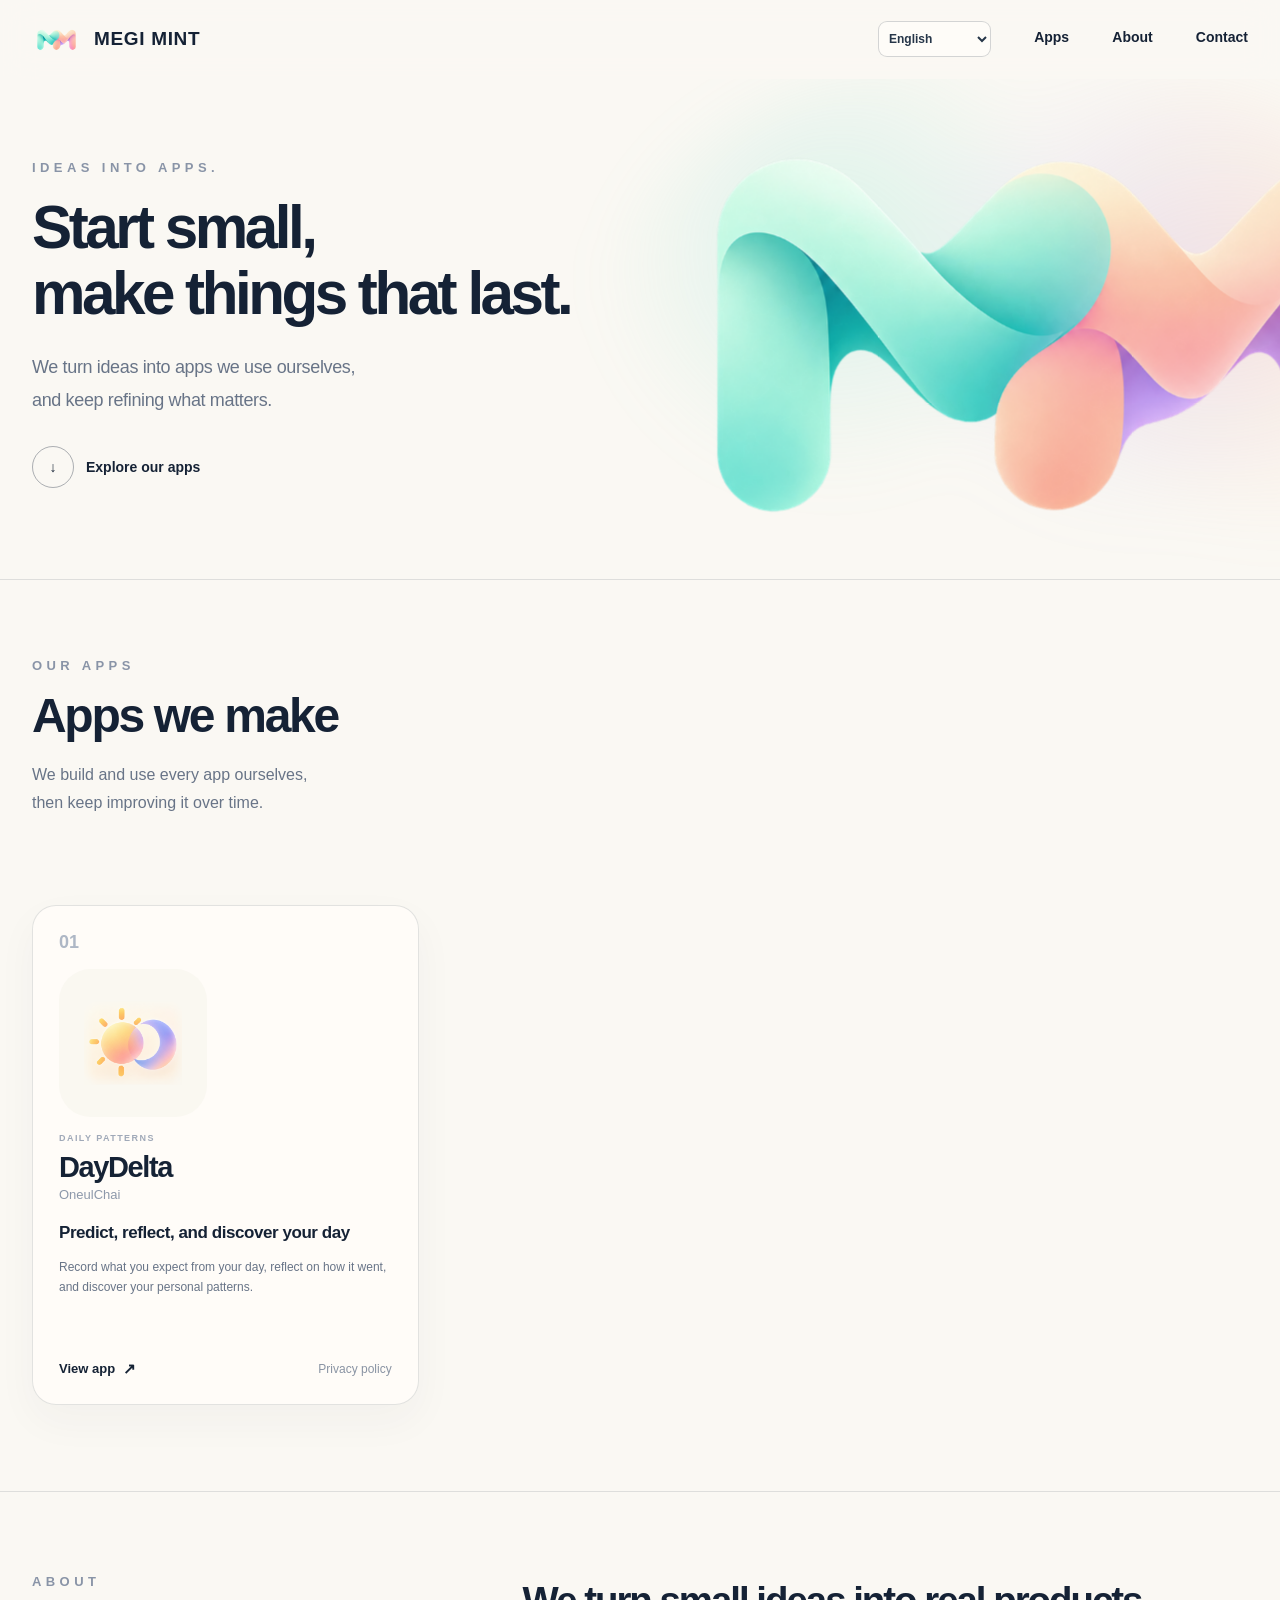
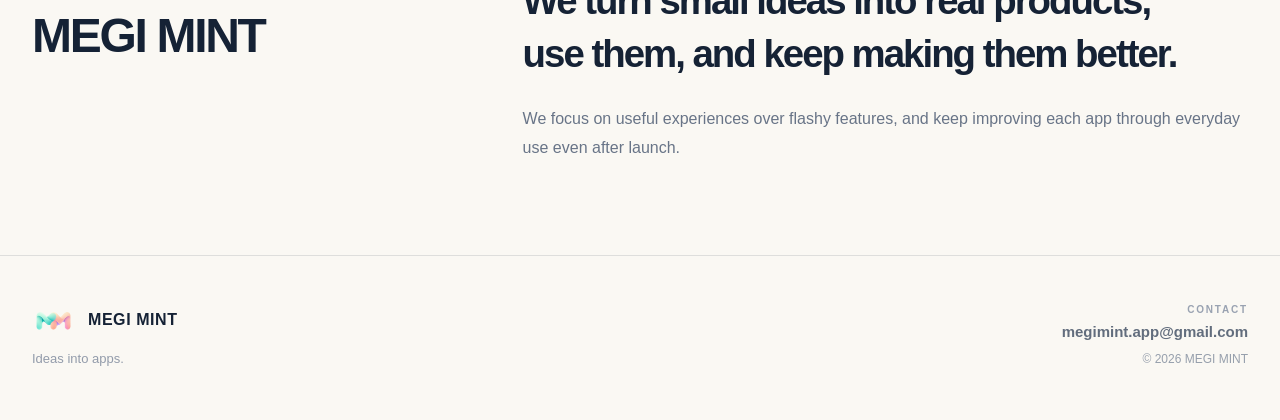
<file: index.html>
<!DOCTYPE html>
<html lang="en">
<head>
  <meta charset="UTF-8">
  <meta name="viewport" content="width=device-width, initial-scale=1.0">
  <meta name="description" content="MEGI MINT is an independent app studio turning small ideas into thoughtfully crafted apps.">
  <meta name="theme-color" content="#faf8f3">
  <title>MEGI MINT</title>
  <link rel="stylesheet" href="common/css/style.css">
  <link rel="stylesheet" href="common/css/i18n.css">
  <script src="common/js/i18n.js" defer></script>
  <script src="common/locales/en.js" defer></script>
  <script src="common/locales/ko.js" defer></script>
  <script src="common/locales/ja.js" defer></script>
  <script src="common/js/apps-data.js" defer></script>
  <script src="common/js/main.js" defer></script>
</head>
<body>
  <header class="site-header">
    <div class="shell header-inner">
      <a class="brand" href="#top" aria-label="MEGI MINT 홈" data-i18n-aria-label="common.brandHome">
        <img src="img/brand/mm-logo.png" alt="" class="brand-mark">
        <span>MEGI MINT</span>
      </a>
      <nav class="main-nav" aria-label="주요 메뉴" data-i18n-aria-label="common.mainNav">
        <div class="mm-language-control">
          <label class="mm-sr-only" for="mm-language-home" data-i18n="common.language">Language</label>
          <select id="mm-language-home" class="mm-language-select" aria-label="Language" data-i18n-aria-label="common.language">
            <option value="en">English</option>
            <option value="ko">한국어</option>
            <option value="ja">日本語</option>
          </select>
        </div>
        <a href="#apps" data-i18n="nav.apps">Apps</a>
        <a href="#about" data-i18n="nav.about">About</a>
        <a href="#contact" data-i18n="nav.contact">Contact</a>
      </nav>
    </div>
  </header>

  <main id="top">
    <section class="hero">
      <div class="shell hero-inner">
        <div class="hero-copy">
          <p class="eyebrow" data-i18n="home.hero.eyebrow">IDEAS INTO APPS.</p>
          <h1>
            <span data-i18n="home.hero.line1">Start small,</span>
            <span data-i18n="home.hero.line2">make things that last.</span>
          </h1>
          <p class="hero-text"><span data-i18n="home.hero.text1">We turn ideas into apps we use ourselves,</span><br class="desktop-break"> <span data-i18n="home.hero.text2">and keep refining what matters.</span></p>
          <a class="scroll-link" href="#apps">
            <span class="scroll-icon" aria-hidden="true">↓</span>
            <span data-i18n="home.hero.viewApps">Explore our apps</span>
          </a>
        </div>
        <div class="hero-art" aria-hidden="true">
          <div class="hero-halo"></div>
          <img src="img/brand/mm-logo.png" alt="">
        </div>
      </div>
    </section>

    <section class="apps-section" id="apps">
      <div class="shell">
        <div class="apps-heading">
          <p class="eyebrow" data-i18n="home.apps.eyebrow">OUR APPS</p>
          <h2 data-i18n="home.apps.heading">Apps we make</h2>
          <p class="apps-intro"><span data-i18n="home.apps.intro1">We build and use every app ourselves,</span><br> <span data-i18n="home.apps.intro2">then keep improving it over time.</span></p>
        </div>

        <div class="apps-meta">
          <span data-i18n="home.apps.archive">APP ARCHIVE</span>
          <span id="product-count">00 PRODUCTS</span>
        </div>

        <div class="app-grid" id="app-grid" aria-live="polite"></div>
        <div class="mobile-app-list" id="mobile-app-list" aria-live="polite"></div>
        <noscript>
          <p class="apps-noscript">Enable JavaScript to view our apps.</p>
        </noscript>
      </div>
    </section>

    <section class="about-section" id="about">
      <div class="shell about-grid">
        <div class="about-title">
          <p class="eyebrow" data-i18n="home.about.eyebrow">ABOUT</p>
          <h2>MEGI MINT</h2>
        </div>
        <div class="about-copy">
          <p class="about-lead"><span data-i18n="home.about.lead1">We turn small ideas into real products,</span><br> <span data-i18n="home.about.lead2">use them, and keep making them better.</span></p>
          <p data-i18n="home.about.body">We focus on useful experiences over flashy features, and keep improving each app through everyday use even after launch.</p>
        </div>
      </div>
    </section>
  </main>

  <footer class="site-footer" id="contact">
    <div class="shell footer-inner">
      <div class="footer-brand">
        <a class="brand brand-small" href="#top" aria-label="Back to the top" data-i18n-aria-label="home.footer.backTop">
          <img src="img/brand/mm-logo.png" alt="" class="brand-mark">
          <span>MEGI MINT</span>
        </a>
        <p data-i18n="home.footer.slogan">Ideas into apps.</p>
      </div>
      <div class="footer-contact">
        <p class="footer-label" data-i18n="home.footer.contact">CONTACT</p>
        <a class="footer-email" href="mailto:megimint.app@gmail.com">megimint.app@gmail.com</a>
        <p class="copyright">© 2026 MEGI MINT</p>
      </div>
    </div>
  </footer>
</body>
</html>
</file>
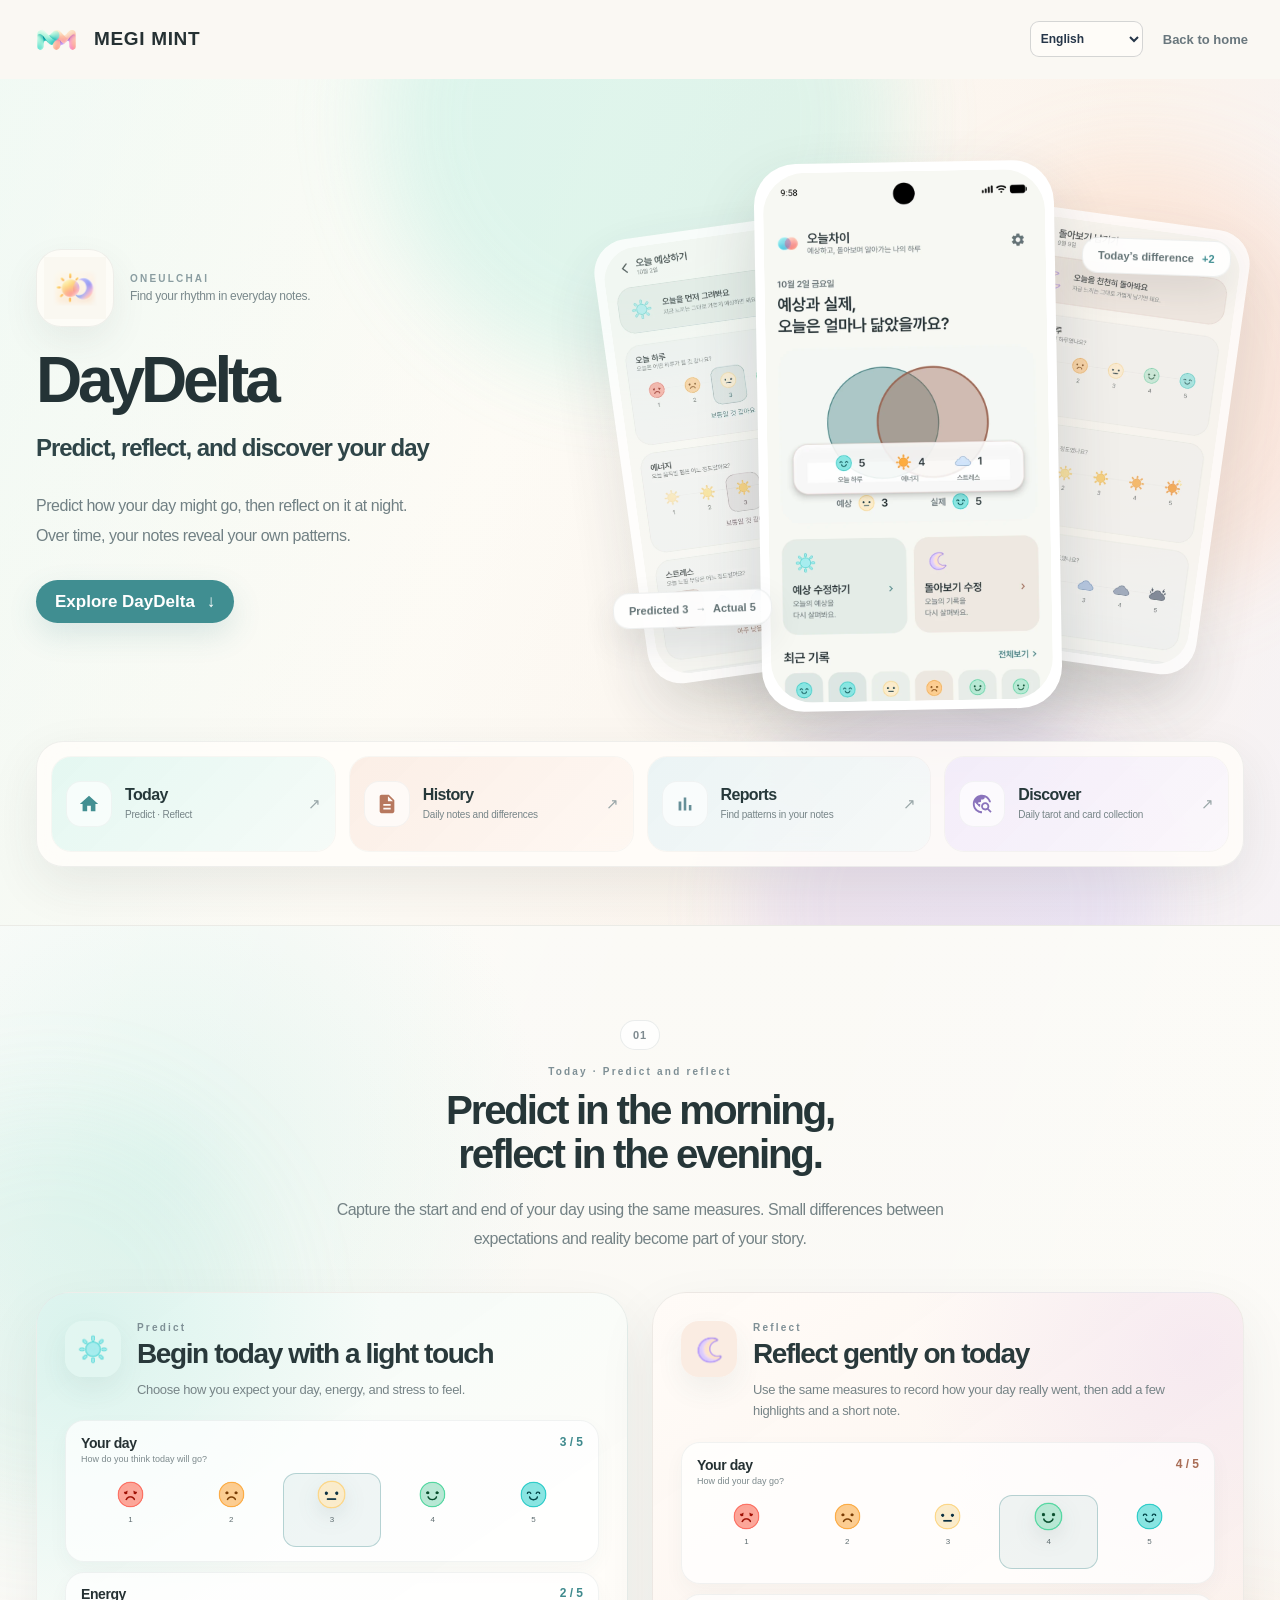
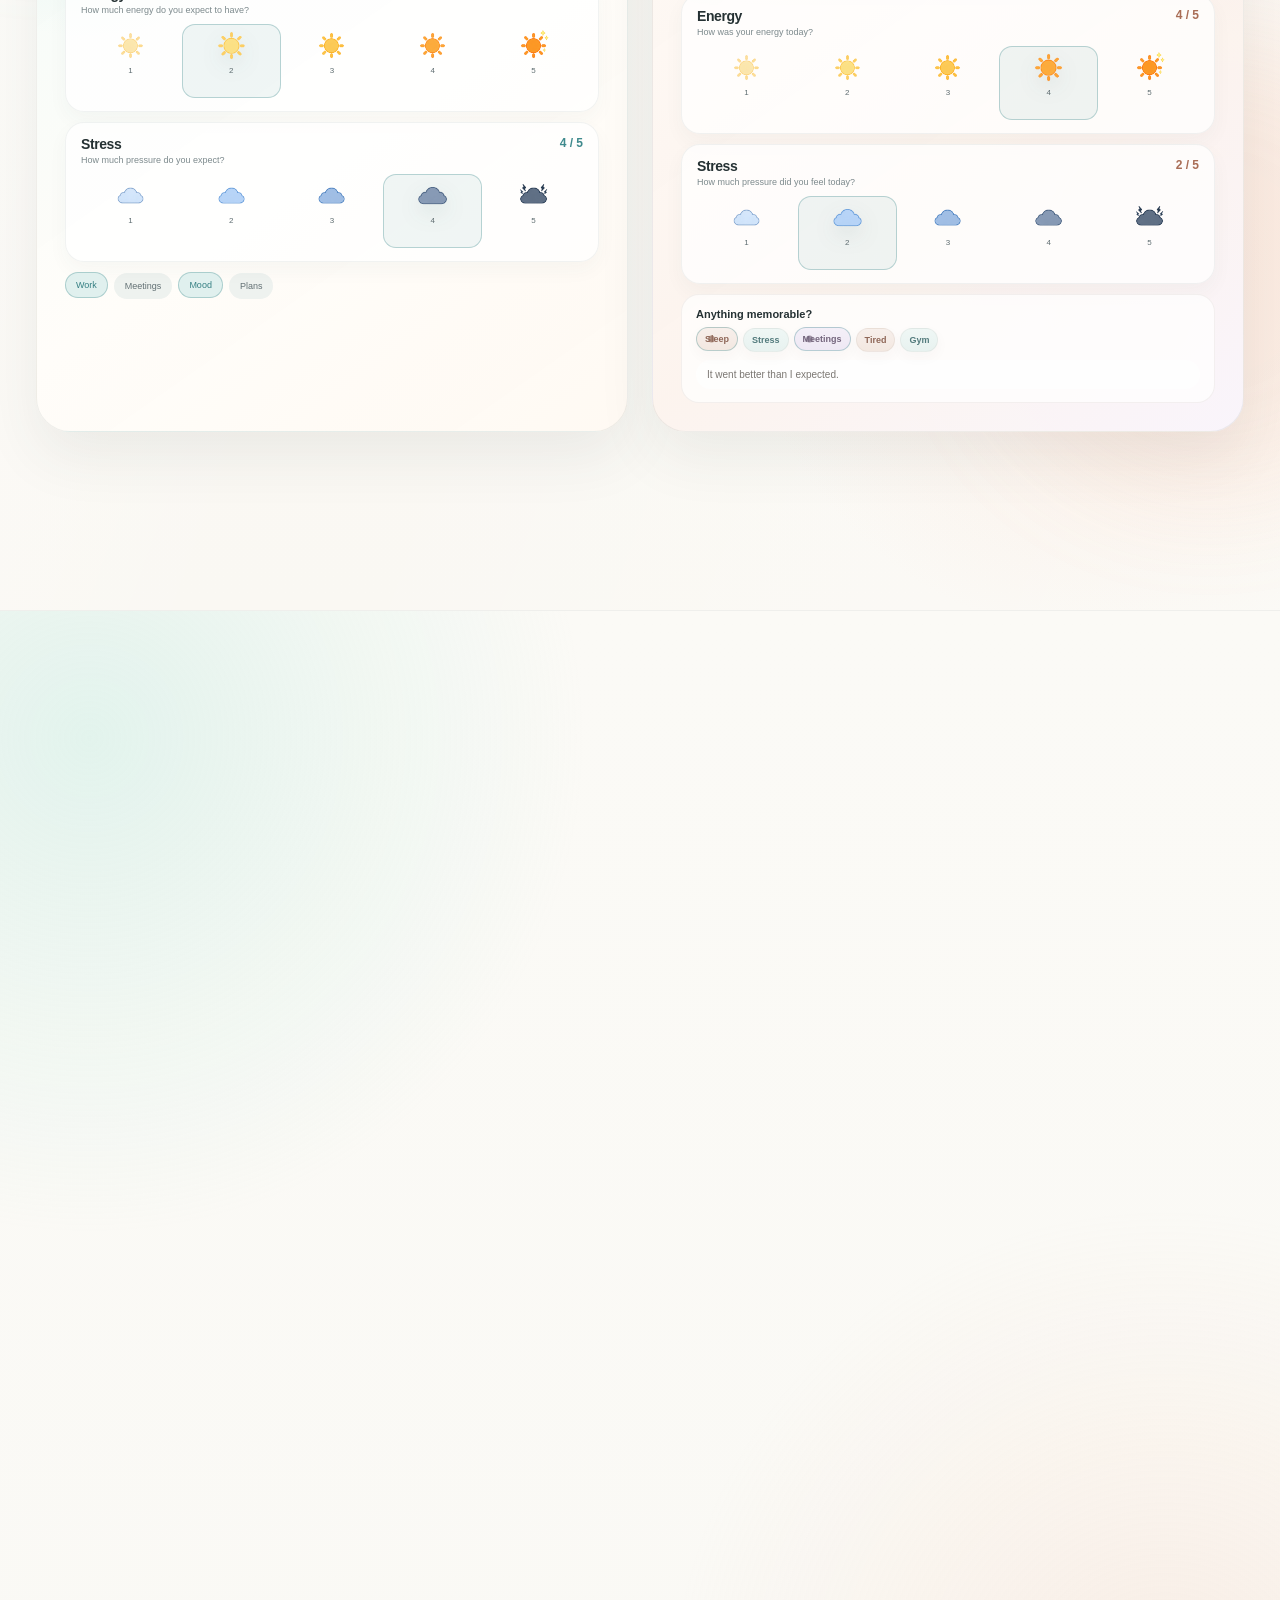
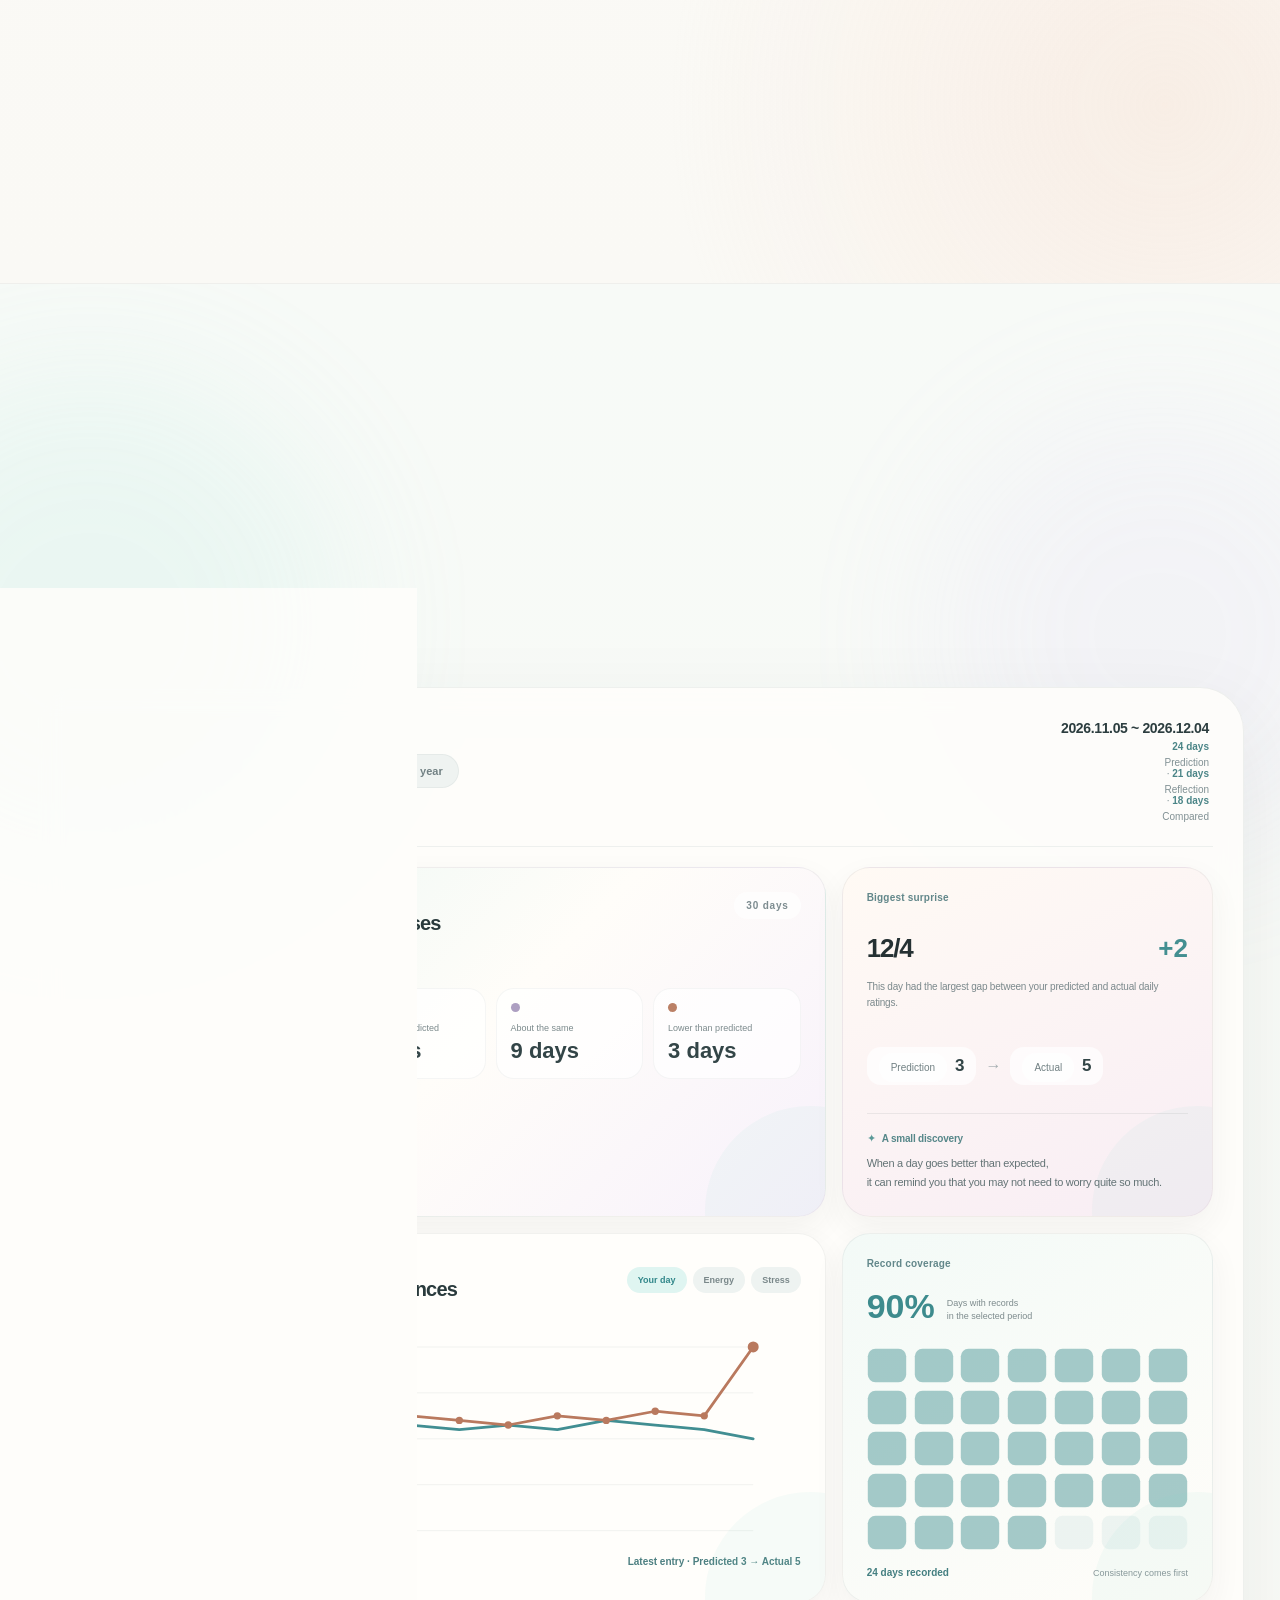
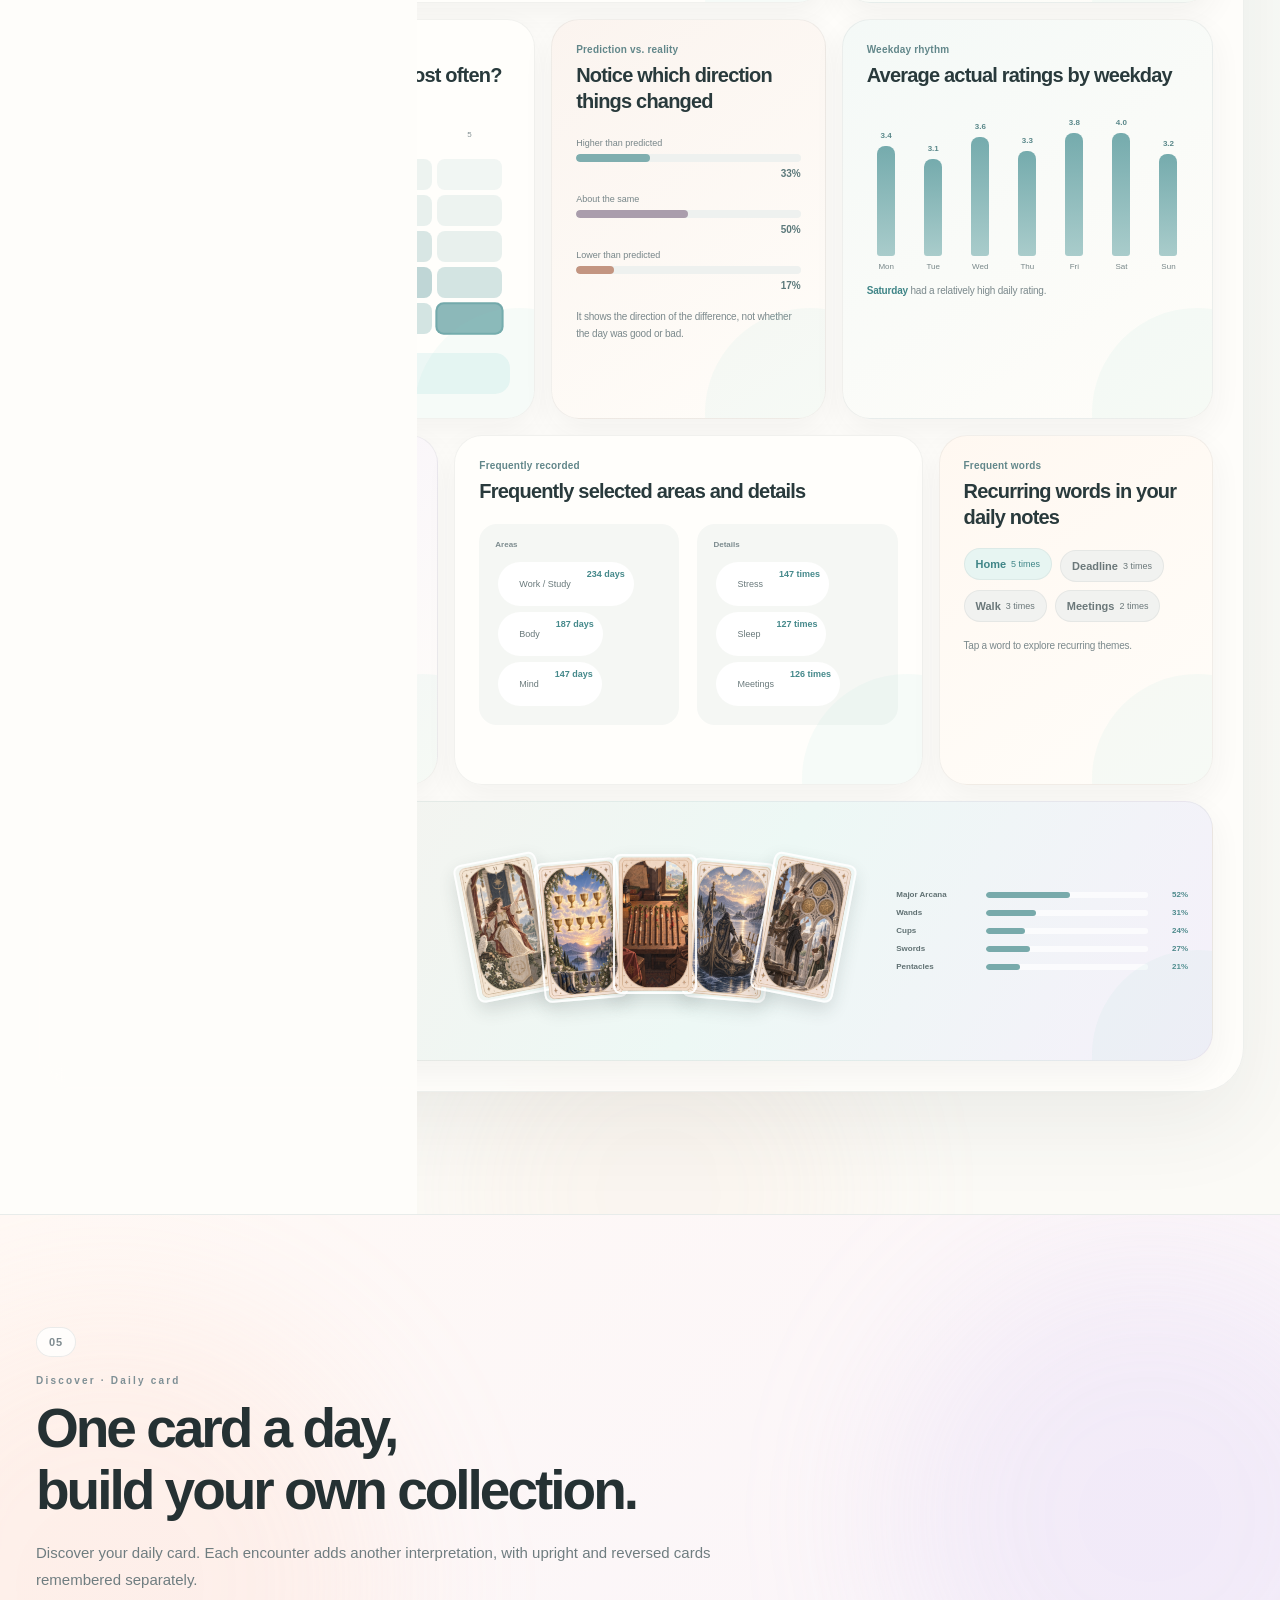
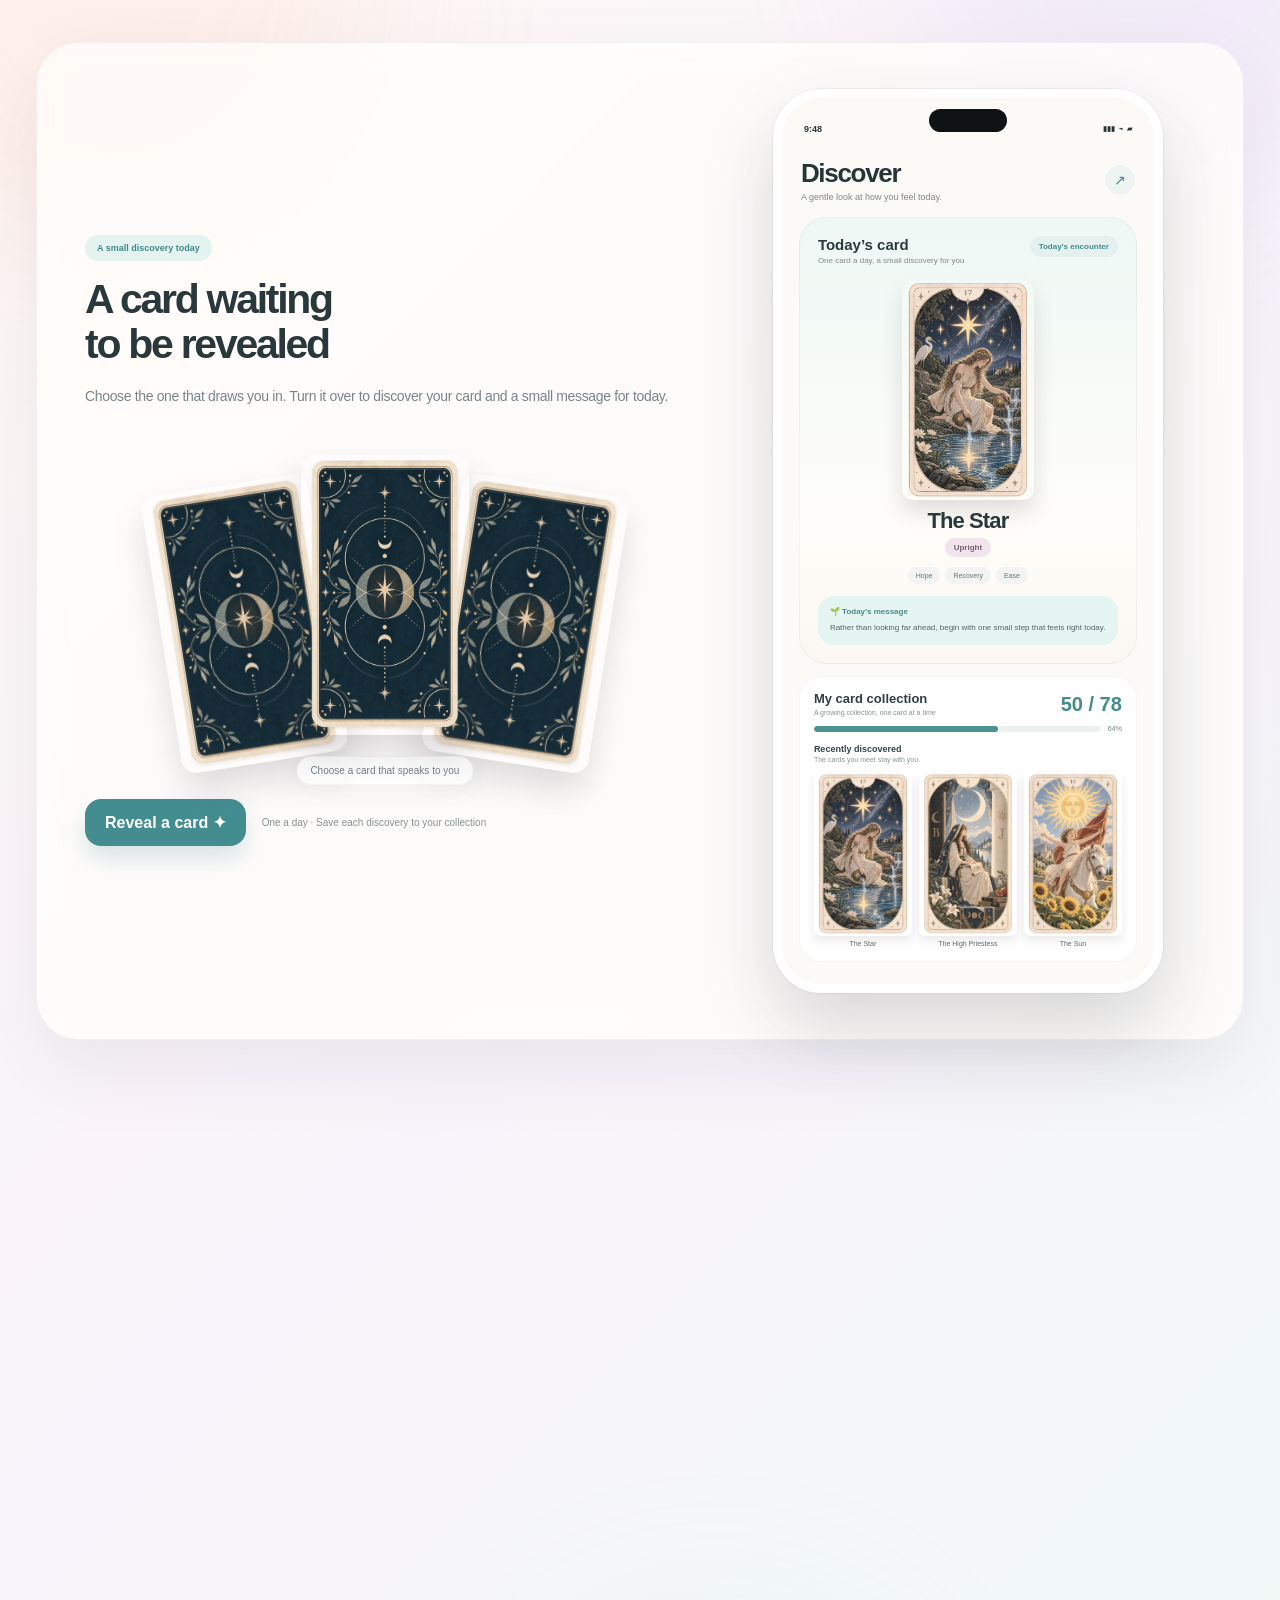
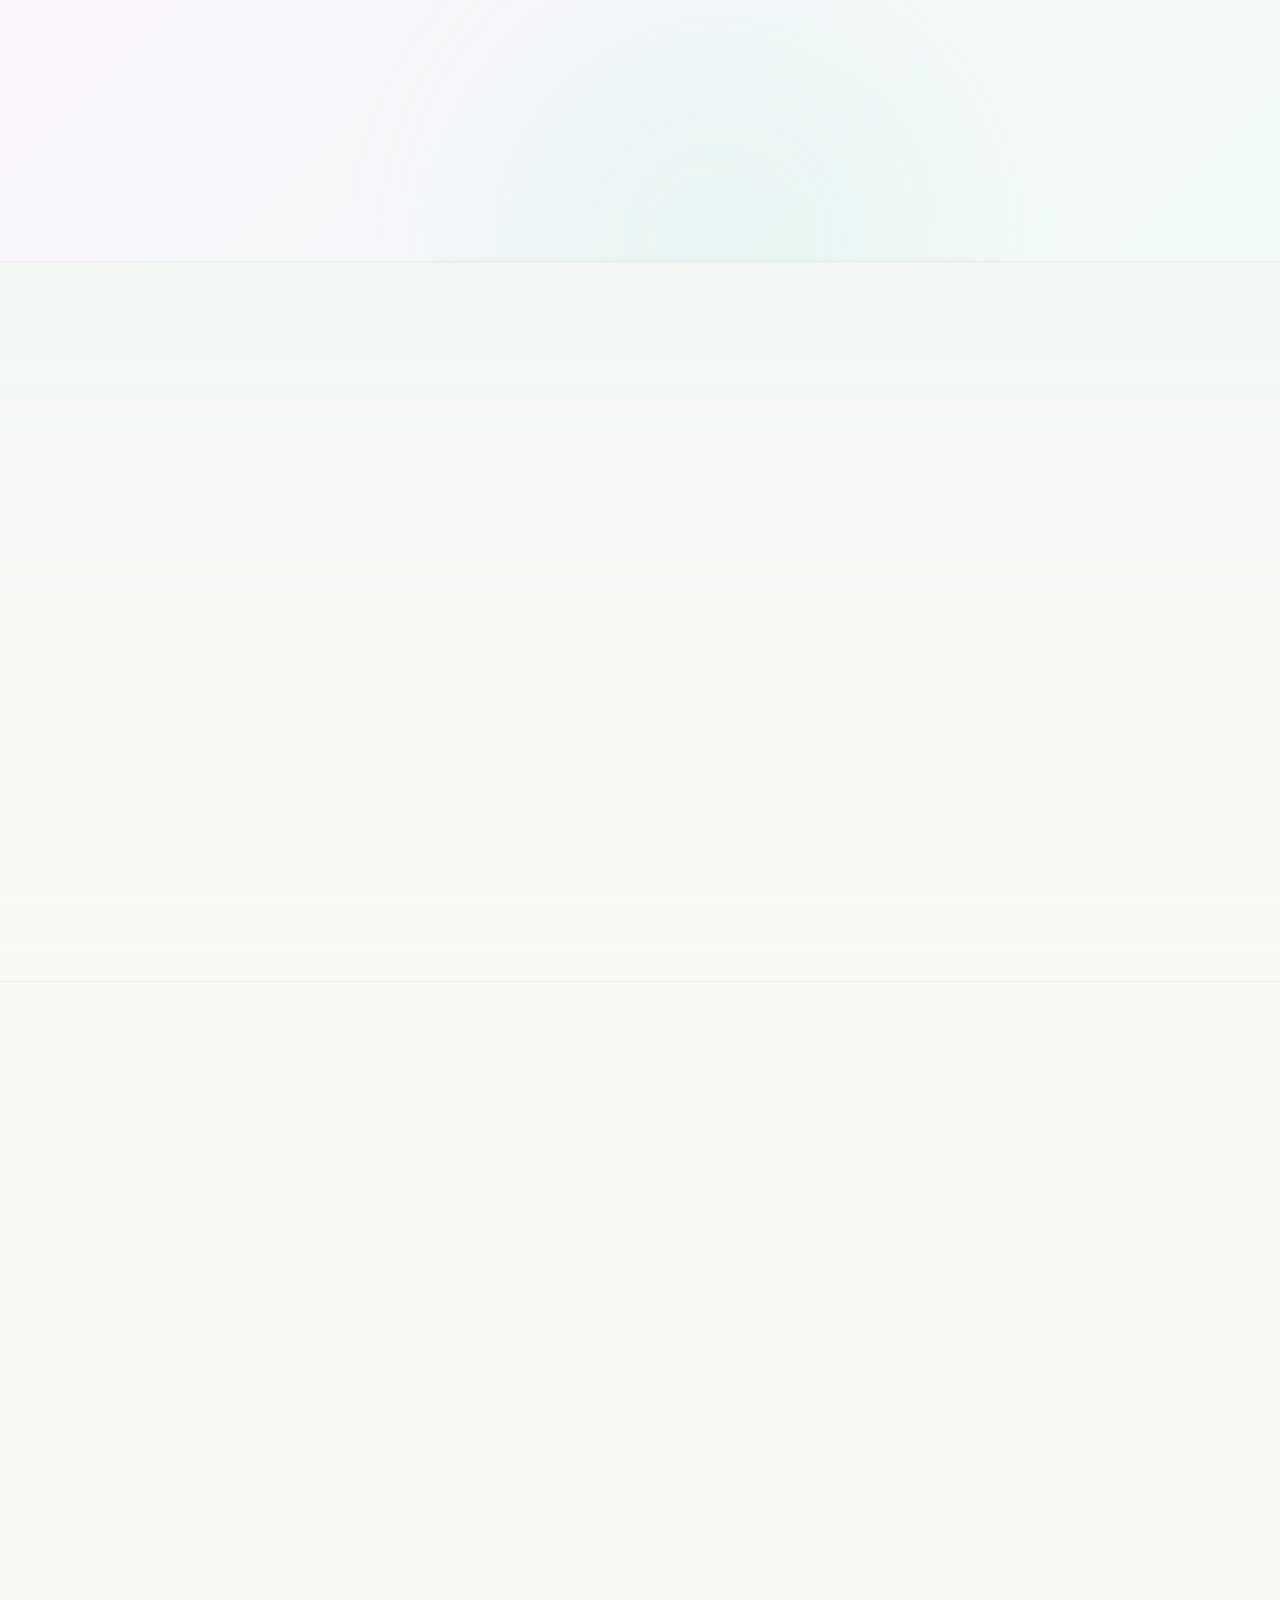
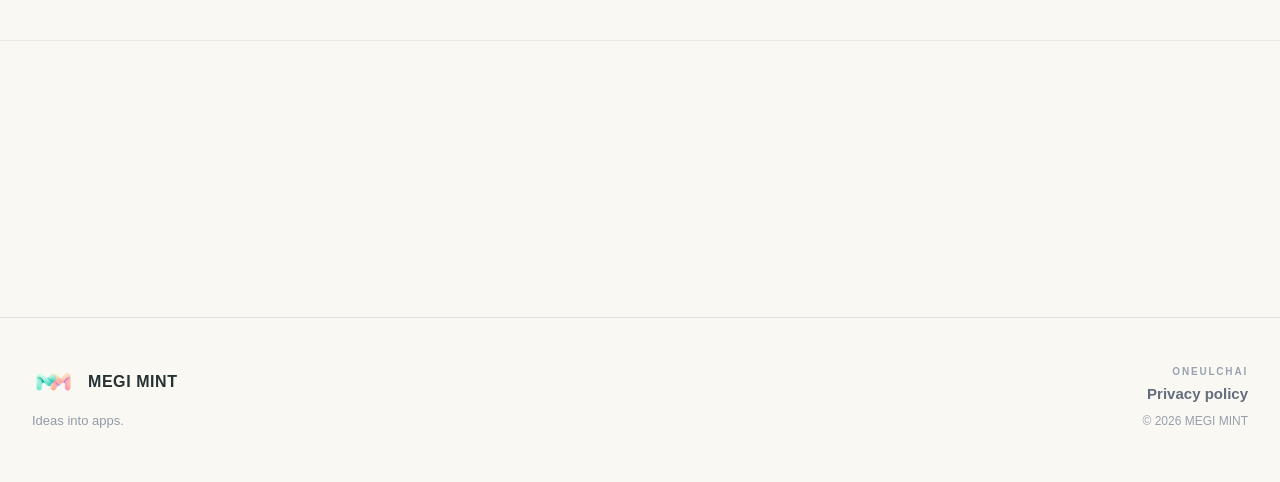
<file: apps/oneulchai.html>
<!DOCTYPE html>
<html lang="en">
<head>
  <meta charset="UTF-8">
  <meta name="viewport" content="width=device-width, initial-scale=1.0">
  <meta name="description" content="DayDelta — Predict how your day will go, reflect on how it went, and discover your personal patterns." data-i18n-content="oneul.meta.description">
  <meta name="theme-color" content="#faf8f3">
  <title data-i18n="oneul.meta.title">DayDelta | MEGI MINT</title>
  <link rel="stylesheet" href="../common/css/style.css">
  <link rel="stylesheet" href="../common/css/i18n.css">
  <link rel="stylesheet" href="oneulchai/detail.css">
  <script src="../common/js/i18n.js" defer></script>
  <script src="../common/locales/en.js" defer></script>
  <script src="../common/locales/ko.js" defer></script>
  <script src="../common/locales/ja.js" defer></script>
  <script src="oneulchai/locales/en.js" defer></script>
  <script src="oneulchai/locales/ko.js" defer></script>
  <script src="oneulchai/locales/ja.js" defer></script>
  <script src="oneulchai/detail.js" defer></script>
</head>
<body class="oneulchai-detail-page oc-v3">
  <header class="site-header oc-header">
    <div class="shell header-inner">
      <a class="brand" href="../index.html" aria-label="MEGI MINT 메인으로 이동" data-i18n-aria-label="common.brandHome">
        <img src="../img/brand/mm-logo.png" alt="" class="brand-mark">
        <span>MEGI MINT</span>
      </a>
      <div class="mm-header-actions">
        <div class="mm-language-control">
          <label class="mm-sr-only" for="mm-language-detail" data-i18n="common.language">Language</label>
          <select id="mm-language-detail" class="mm-language-select" aria-label="Language" data-i18n-aria-label="common.language">
            <option value="en">English</option>
            <option value="ko">한국어</option>
            <option value="ja">日本語</option>
          </select>
        </div>
        <a class="oc-home-link" href="../index.html" data-i18n="common.backHome">Back to home</a>
      </div>
    </div>
  </header>

  <main class="oc-page">
    <section class="oc-hero-v4 oc-section" id="intro">
      <div class="oc-hero-v4-bg" aria-hidden="true">
        <span class="oc-hero-orb oc-hero-orb--mint"></span>
        <span class="oc-hero-orb oc-hero-orb--peach"></span>
        <span class="oc-hero-orb oc-hero-orb--lavender"></span>
      </div>
      <div class="oc-shell oc-hero-v4-inner">
        <div class="oc-hero-v4-main">
          <div class="oc-hero-v4-copy oc-reveal">
            <div class="oc-hero-v4-brandline">
              <span class="oc-hero-v4-symbol-wrap"><img src="../img/apps/oneulchai/symbol.png" alt="DayDelta app icon" data-i18n-alt="oneul.hero.symbolAlt"></span>
              <div><p class="oc-eyebrow">ONEULCHAI</p><span data-i18n="oneul.hero.brandline">Find your rhythm in everyday notes.</span></div>
            </div>
            <h1 data-i18n="oneul.hero.name">DayDelta</h1>
            <p class="oc-hero-v4-subtitle" data-i18n="oneul.hero.subtitle">Predict, reflect, and discover your day</p>
            <p class="oc-hero-v4-lead"><span data-i18n="oneul.hero.lead1">Predict how your day might go, then reflect on it at night.</span><br><span data-i18n="oneul.hero.lead2">Over time, your notes reveal your own patterns.</span></p>
            <a class="oc-hero-v4-scroll" href="#day-flow"><span data-i18n="oneul.hero.explore">Explore DayDelta</span> <span aria-hidden="true">↓</span></a>
          </div>
          <div class="oc-hero-v4-stage oc-reveal" aria-label="DayDelta app screen previews" data-i18n-aria-label="oneul.hero.stageLabel">
            <div class="oc-hero-v4-shadow"></div>
            <div class="oc-hero-v4-phone oc-hero-v4-phone--left" aria-hidden="true"><img src="../img/apps/oneulchai/detail/screen_predict.webp" alt=""></div>
            <div class="oc-hero-v4-phone oc-hero-v4-phone--main"><img src="../img/apps/oneulchai/detail/screen_main.webp" alt="DayDelta home screen" data-i18n-alt="oneul.hero.screenAlt"></div>
            <div class="oc-hero-v4-phone oc-hero-v4-phone--right" aria-hidden="true"><img src="../img/apps/oneulchai/detail/screen_review.webp" alt=""></div>
            <span class="oc-hero-v4-float oc-hero-v4-float--one"><span data-i18n="oneul.hero.floatPredict">Predicted 3</span> <b>→</b> <span data-i18n="oneul.hero.floatActual">Actual 5</span></span>
            <span class="oc-hero-v4-float oc-hero-v4-float--two"><span data-i18n="oneul.hero.floatDelta">Today’s difference</span> <strong>+2</strong></span>
          </div>
        </div>
        <div class="oc-hero-v4-menu oc-reveal" aria-label="Explore DayDelta features" data-i18n-aria-label="oneul.hero.menuLabel">
          <a class="oc-hero-v4-menu-card oc-hero-v4-menu-card--today" href="#day-flow">
            <span class="oc-hero-v4-menu-icon"><svg viewBox="0 0 24 24" aria-hidden="true"><path d="M10 20v-6h4v6h5v-8h3L12 3 2 12h3v8z"/></svg></span>
            <span class="oc-hero-v4-menu-copy"><strong data-i18n="oneul.hero.menu.today">Today</strong><small data-i18n="oneul.hero.menu.todayDesc">Predict · Reflect</small></span><i aria-hidden="true">↗</i>
          </a>
          <a class="oc-hero-v4-menu-card oc-hero-v4-menu-card--history" href="#history">
            <span class="oc-hero-v4-menu-icon"><svg viewBox="0 0 24 24" aria-hidden="true"><path d="M14 2H6C4.9 2 4.01 2.9 4.01 4L4 20c0 1.1.89 2 1.99 2H18c1.1 0 2-.9 2-2V8l-6-6zm2 16H8v-2h8v2zm0-4H8v-2h8v2zm-3-5V3.5L18.5 9H13z"/></svg></span>
            <span class="oc-hero-v4-menu-copy"><strong data-i18n="oneul.hero.menu.history">History</strong><small data-i18n="oneul.hero.menu.historyDesc">Daily notes and differences</small></span><i aria-hidden="true">↗</i>
          </a>
          <a class="oc-hero-v4-menu-card oc-hero-v4-menu-card--report" href="#report">
            <span class="oc-hero-v4-menu-icon"><svg viewBox="0 0 24 24" aria-hidden="true"><path d="M5 9.2h3V19H5V9.2zM10.6 5h2.8v14h-2.8V5zM16.2 13H19v6h-2.8v-6z"/></svg></span>
            <span class="oc-hero-v4-menu-copy"><strong data-i18n="oneul.hero.menu.report">Reports</strong><small data-i18n="oneul.hero.menu.reportDesc">Find patterns in your notes</small></span><i aria-hidden="true">↗</i>
          </a>
          <a class="oc-hero-v4-menu-card oc-hero-v4-menu-card--discover" href="#discover">
            <span class="oc-hero-v4-menu-icon"><svg viewBox="0 0 24 24" aria-hidden="true"><path d="M19.3 16.9c.4-.7.7-1.5.7-2.4 0-2.5-2-4.5-4.5-4.5S11 12 11 14.5s2 4.5 4.5 4.5c.9 0 1.7-.3 2.4-.7l3.2 3.2 1.4-1.4-3.2-3.2zM15.5 17c-1.4 0-2.5-1.1-2.5-2.5s1.1-2.5 2.5-2.5 2.5 1.1 2.5 2.5-1.1 2.5-2.5 2.5zM12 20v2C6.48 22 2 17.52 2 12S6.48 2 12 2c4.84 0 8.87 3.44 9.8 8h-2.07c-.64-2.46-2.4-4.47-4.73-5.41V5c0 1.1-.9 2-2 2h-2v2c0 .55-.45 1-1 1H8v2h2v3H9l-4.79-4.79C4.08 10.79 4 11.38 4 12c0 4.41 3.59 8 8 8z"/></svg></span>
            <span class="oc-hero-v4-menu-copy"><strong data-i18n="oneul.hero.menu.discover">Discover</strong><small data-i18n="oneul.hero.menu.discoverDesc">Daily tarot and card collection</small></span><i aria-hidden="true">↗</i>
          </a>
        </div>
      </div>
    </section>

    <section class="oc-dayflow-v4 oc-section" id="day-flow">
      <div class="oc-dayflow-bg" aria-hidden="true">
        <span class="oc-dayflow-glow oc-dayflow-glow--mint"></span>
        <span class="oc-dayflow-glow oc-dayflow-glow--peach"></span>
      </div>
      <div class="oc-shell">
        <div class="oc-dayflow-heading oc-reveal">
          <span class="oc-number">01</span>
          <p class="oc-eyebrow" data-i18n="oneul.dayflow.eyebrow">Today · Predict and reflect</p>
          <h2><span data-i18n="oneul.dayflow.head1">Predict in the morning,</span><br><span data-i18n="oneul.dayflow.head2">reflect in the evening.</span></h2>
          <p data-i18n="oneul.dayflow.description">Capture the start and end of your day using the same measures. Small differences between expectations and reality become part of your story.</p>
        </div>

        <div class="oc-dayflow-pair">
          <article class="oc-dayflow-panel oc-dayflow-panel--morning oc-reveal">
            <header class="oc-dayflow-panel-head">
              <div class="oc-dayflow-icon"><img src="../img/apps/oneulchai/detail/ic_prediction.png" alt=""></div>
              <div>
                <p class="oc-eyebrow" data-i18n="oneul.dayflow.predict">Predict</p>
                <h3 data-i18n="oneul.dayflow.predictHeading">Begin today with a light touch</h3>
                <p data-i18n="oneul.dayflow.predictDescription">Choose how you expect your day, energy, and stress to feel.</p>
              </div>
            </header>

            <div class="oc-dayflow-demo oc-dayflow-demo--morning" data-demo="predict" data-side="predict" aria-label="Try predicting your day" data-i18n-aria-label="oneul.dayflow.predictDemoLabel">
              <div class="oc-score-card" data-metric="condition">
                <div class="oc-score-head"><div><strong data-i18n="oneul.dayflow.condition">Your day</strong><span data-i18n="oneul.dayflow.predictConditionQ">How do you think today will go?</span></div><b class="oc-score-value">3 / 5</b></div>
                <div class="oc-score-row" role="group" aria-label="Predicted day rating" data-i18n-aria-label="oneul.dayflow.predictConditionLabel">
                  <button type="button" class="oc-score" data-score="1"><img src="../img/apps/oneulchai/detail/ic_condition_1.png" alt=""><span>1</span></button>
                  <button type="button" class="oc-score" data-score="2"><img src="../img/apps/oneulchai/detail/ic_condition_2.png" alt=""><span>2</span></button>
                  <button type="button" class="oc-score is-active" data-score="3"><img src="../img/apps/oneulchai/detail/ic_condition_3.png" alt=""><span>3</span></button>
                  <button type="button" class="oc-score" data-score="4"><img src="../img/apps/oneulchai/detail/ic_condition_4.png" alt=""><span>4</span></button>
                  <button type="button" class="oc-score" data-score="5"><img src="../img/apps/oneulchai/detail/ic_condition_5.png" alt=""><span>5</span></button>
                </div>
              </div>

              <div class="oc-score-card oc-score-card--compact" data-metric="energy">
                <div class="oc-score-head"><div><strong data-i18n="oneul.dayflow.energy">Energy</strong><span data-i18n="oneul.dayflow.predictEnergyQ">How much energy do you expect to have?</span></div><b class="oc-score-value">2 / 5</b></div>
                <div class="oc-icon-score-row" role="group" aria-label="Predicted energy rating" data-i18n-aria-label="oneul.dayflow.predictEnergyLabel">
                  <button type="button" data-score="1"><img src="../img/apps/oneulchai/detail/ic_energy_1.png" alt=""><span>1</span></button>
                  <button type="button" class="is-active" data-score="2"><img src="../img/apps/oneulchai/detail/ic_energy_2.png" alt=""><span>2</span></button>
                  <button type="button" data-score="3"><img src="../img/apps/oneulchai/detail/ic_energy_3.png" alt=""><span>3</span></button>
                  <button type="button" data-score="4"><img src="../img/apps/oneulchai/detail/ic_energy_4.png" alt=""><span>4</span></button>
                  <button type="button" data-score="5"><img src="../img/apps/oneulchai/detail/ic_energy_5.png" alt=""><span>5</span></button>
                </div>
              </div>

              <div class="oc-score-card oc-score-card--compact" data-metric="stress">
                <div class="oc-score-head"><div><strong data-i18n="oneul.dayflow.stress">Stress</strong><span data-i18n="oneul.dayflow.predictStressQ">How much pressure do you expect?</span></div><b class="oc-score-value">4 / 5</b></div>
                <div class="oc-icon-score-row" role="group" aria-label="Predicted stress rating" data-i18n-aria-label="oneul.dayflow.predictStressLabel">
                  <button type="button" data-score="1"><img src="../img/apps/oneulchai/detail/ic_stress_1.png" alt=""><span>1</span></button>
                  <button type="button" data-score="2"><img src="../img/apps/oneulchai/detail/ic_stress_2.png" alt=""><span>2</span></button>
                  <button type="button" data-score="3"><img src="../img/apps/oneulchai/detail/ic_stress_3.png" alt=""><span>3</span></button>
                  <button type="button" class="is-active" data-score="4"><img src="../img/apps/oneulchai/detail/ic_stress_4.png" alt=""><span>4</span></button>
                  <button type="button" data-score="5"><img src="../img/apps/oneulchai/detail/ic_stress_5.png" alt=""><span>5</span></button>
                </div>
              </div>

              <div class="oc-demo-tags" aria-label="Choose prediction topics" data-i18n-aria-label="oneul.dayflow.predictTagsLabel">
                <button type="button" class="is-active" data-i18n="oneul.dayflow.work">Work</button>
                <button type="button" data-i18n="oneul.dayflow.meeting">Meetings</button>
                <button type="button" class="is-active" data-i18n="oneul.dayflow.mind">Mood</button>
                <button type="button" data-i18n="oneul.dayflow.schedule">Plans</button>
              </div>
            </div>
          </article>

          <article class="oc-dayflow-panel oc-dayflow-panel--evening oc-reveal">
            <header class="oc-dayflow-panel-head">
              <div class="oc-dayflow-icon oc-dayflow-icon--peach"><img src="../img/apps/oneulchai/detail/ic_review.png" alt=""></div>
              <div>
                <p class="oc-eyebrow" data-i18n="oneul.dayflow.review">Reflect</p>
                <h3 data-i18n="oneul.dayflow.reviewHeading">Reflect gently on today</h3>
                <p data-i18n="oneul.dayflow.reviewDescription">Use the same measures to record how your day really went, then add a few highlights and a short note.</p>
              </div>
            </header>

            <div class="oc-dayflow-demo oc-dayflow-demo--evening" data-demo="review" data-side="review" aria-label="Try reflecting on your day" data-i18n-aria-label="oneul.dayflow.reviewDemoLabel">
              <div class="oc-score-card" data-metric="condition">
                <div class="oc-score-head"><div><strong data-i18n="oneul.dayflow.condition">Your day</strong><span data-i18n="oneul.dayflow.reviewConditionQ">How did your day go?</span></div><b class="oc-score-value oc-score-value--peach">4 / 5</b></div>
                <div class="oc-score-row" role="group" aria-label="Actual day rating" data-i18n-aria-label="oneul.dayflow.reviewConditionLabel">
                  <button type="button" class="oc-score" data-score="1"><img src="../img/apps/oneulchai/detail/ic_condition_1.png" alt=""><span>1</span></button>
                  <button type="button" class="oc-score" data-score="2"><img src="../img/apps/oneulchai/detail/ic_condition_2.png" alt=""><span>2</span></button>
                  <button type="button" class="oc-score" data-score="3"><img src="../img/apps/oneulchai/detail/ic_condition_3.png" alt=""><span>3</span></button>
                  <button type="button" class="oc-score is-active" data-score="4"><img src="../img/apps/oneulchai/detail/ic_condition_4.png" alt=""><span>4</span></button>
                  <button type="button" class="oc-score" data-score="5"><img src="../img/apps/oneulchai/detail/ic_condition_5.png" alt=""><span>5</span></button>
                </div>
              </div>

              <div class="oc-score-card oc-score-card--compact" data-metric="energy">
                <div class="oc-score-head"><div><strong data-i18n="oneul.dayflow.energy">Energy</strong><span data-i18n="oneul.dayflow.reviewEnergyQ">How was your energy today?</span></div><b class="oc-score-value oc-score-value--peach">4 / 5</b></div>
                <div class="oc-icon-score-row" role="group" aria-label="Actual energy rating" data-i18n-aria-label="oneul.dayflow.reviewEnergyLabel">
                  <button type="button" data-score="1"><img src="../img/apps/oneulchai/detail/ic_energy_1.png" alt=""><span>1</span></button>
                  <button type="button" data-score="2"><img src="../img/apps/oneulchai/detail/ic_energy_2.png" alt=""><span>2</span></button>
                  <button type="button" data-score="3"><img src="../img/apps/oneulchai/detail/ic_energy_3.png" alt=""><span>3</span></button>
                  <button type="button" class="is-active" data-score="4"><img src="../img/apps/oneulchai/detail/ic_energy_4.png" alt=""><span>4</span></button>
                  <button type="button" data-score="5"><img src="../img/apps/oneulchai/detail/ic_energy_5.png" alt=""><span>5</span></button>
                </div>
              </div>

              <div class="oc-score-card oc-score-card--compact" data-metric="stress">
                <div class="oc-score-head"><div><strong data-i18n="oneul.dayflow.stress">Stress</strong><span data-i18n="oneul.dayflow.reviewStressQ">How much pressure did you feel today?</span></div><b class="oc-score-value oc-score-value--peach">2 / 5</b></div>
                <div class="oc-icon-score-row" role="group" aria-label="Actual stress rating" data-i18n-aria-label="oneul.dayflow.reviewStressLabel">
                  <button type="button" data-score="1"><img src="../img/apps/oneulchai/detail/ic_stress_1.png" alt=""><span>1</span></button>
                  <button type="button" class="is-active" data-score="2"><img src="../img/apps/oneulchai/detail/ic_stress_2.png" alt=""><span>2</span></button>
                  <button type="button" data-score="3"><img src="../img/apps/oneulchai/detail/ic_stress_3.png" alt=""><span>3</span></button>
                  <button type="button" data-score="4"><img src="../img/apps/oneulchai/detail/ic_stress_4.png" alt=""><span>4</span></button>
                  <button type="button" data-score="5"><img src="../img/apps/oneulchai/detail/ic_stress_5.png" alt=""><span>5</span></button>
                </div>
              </div>

              <div class="oc-memory-card">
                <span class="oc-memory-label" data-i18n="oneul.dayflow.memoryQ">Anything memorable?</span>
                <div class="oc-review-tags">
                  <button type="button" class="is-active" data-i18n="oneul.dayflow.sleep">Sleep</button>
                  <button type="button" data-i18n="oneul.dayflow.stress">Stress</button>
                  <button type="button" class="is-active" data-i18n="oneul.dayflow.meeting">Meetings</button>
                  <button type="button" data-i18n="oneul.dayflow.tired">Tired</button>
                  <button type="button" data-i18n="oneul.dayflow.gym">Gym</button>
                </div>
                <div class="oc-line-note" data-i18n="oneul.dayflow.note">It went better than I expected.</div>
              </div>
            </div>
          </article>
        </div>

        <div class="oc-dayflow-bridge oc-reveal" aria-label="Compare prediction and actual ratings" data-i18n-aria-label="oneul.dayflow.compareLabel">
          <div class="oc-dayflow-bridge-line"><i></i><span data-i18n="oneul.dayflow.compareLine">Compare predictions and reality on the same scale</span><i></i></div>
          <div class="oc-dayflow-compare">
            <div class="oc-dayflow-compare-item" data-metric="condition">
              <span data-i18n="oneul.dayflow.condition">Your day</span><strong><b class="oc-compare-predict">3</b><i>→</i><b class="oc-compare-review">4</b></strong>
            </div>
            <div class="oc-dayflow-compare-item" data-metric="energy">
              <span data-i18n="oneul.dayflow.energy">Energy</span><strong><b class="oc-compare-predict">2</b><i>→</i><b class="oc-compare-review">4</b></strong>
            </div>
            <div class="oc-dayflow-compare-item" data-metric="stress">
              <span data-i18n="oneul.dayflow.stress">Stress</span><strong><b class="oc-compare-predict">4</b><i>→</i><b class="oc-compare-review">2</b></strong>
            </div>
          </div>
        </div>
      </div>
    </section>

    <section class="oc-history-v4 oc-section" id="history">
      <div class="oc-history-v4-bg" aria-hidden="true"></div>
      <div class="oc-shell">
        <div class="oc-history-v4-heading oc-reveal">
          <span class="oc-number">03</span>
          <p class="oc-eyebrow" data-i18n="oneul.history.eyebrow">History</p>
          <h2 data-i18n="oneul.history.heading">Your days, remembered</h2>
          <p data-i18n="oneul.history.description">Follow your entries in the calendar, then open any day to see your expectations, reflections, notes, and daily card.</p>
        </div>

        <div class="oc-history-board oc-reveal">
          <article class="oc-history-calendar-v4">
            <div class="oc-history-calendar-top">
              <div>
                <span class="oc-history-label" data-i18n="oneul.history.monthly">Monthly records</span>
                <h3 class="oc-history-month-title">This month</h3>
                <span class="oc-history-current-date"></span>
              </div>
              <div class="oc-history-calendar-legend">
                <span><i class="mint"></i><span data-i18n="oneul.history.predict">Prediction</span></span>
                <span><i class="peach"></i><span data-i18n="oneul.history.review">Reflection</span></span>
              </div>
            </div>
            <div class="oc-history-calendar-week"><span data-i18n="oneul.history.weekday.short.0">Sun</span><span data-i18n="oneul.history.weekday.short.1">Mon</span><span data-i18n="oneul.history.weekday.short.2">Tue</span><span data-i18n="oneul.history.weekday.short.3">Wed</span><span data-i18n="oneul.history.weekday.short.4">Thu</span><span data-i18n="oneul.history.weekday.short.5">Fri</span><span data-i18n="oneul.history.weekday.short.6">Sat</span></div>
            <div class="oc-history-calendar-grid" aria-label="Sample entries for {month}/{year}" data-i18n-aria-label="oneul.history.calendarAria"></div>
            <div class="oc-history-calendar-summary">
              <div><b class="oc-history-count-predict">0일</b><span data-i18n="oneul.history.predict">Prediction</span></div>
              <div><b class="oc-history-count-review">0일</b><span data-i18n="oneul.history.review">Reflection</span></div>
              <div><b class="oc-history-count-both">0일</b><span data-i18n="oneul.history.both">Both</span></div>
              <div class="oc-history-density"><span data-i18n="oneul.history.density">Record coverage</span><strong class="oc-history-density-value">0%</strong><i><b></b></i></div>
            </div>
          </article>

          <div class="oc-history-detail-v4">
            <article class="oc-history-summary-v4">
              <div class="oc-history-summary-head">
                <div>
                  <span class="oc-history-label" data-i18n="oneul.history.selectedDay">Selected day</span>
                  <h3 class="oc-history-date">Selected date</h3>
                </div>
                <span class="oc-history-state">Prediction · Reflection</span>
              </div>
              <div class="oc-history-summary-body">
                <div class="oc-history-venn-v4">
                  <i class="mint"></i><i class="peach"></i>
                  <div><span><span data-i18n="oneul.history.predict">Prediction</span> <b class="oc-history-exp">5</b></span><span><span data-i18n="oneul.history.actual">Actual</span> <b class="oc-history-act">4</b></span></div>
                </div>
                <div class="oc-history-score-list">
                  <div><span><img src="../img/apps/oneulchai/detail/ic_condition_4.png" alt=""><span data-i18n="oneul.history.condition">Your day</span></span><strong><b class="oc-history-condition-exp">5</b><i>→</i><b class="oc-history-condition-act">4</b></strong></div>
                  <div><span><img src="../img/apps/oneulchai/detail/ic_energy_5.png" alt=""><span data-i18n="oneul.history.energy">Energy</span></span><strong><b class="oc-history-energy-exp">3</b><i>→</i><b class="oc-history-energy-act">5</b></strong></div>
                  <div><span><img src="../img/apps/oneulchai/detail/ic_stress_2.png" alt=""><span data-i18n="oneul.history.stress">Stress</span></span><strong><b class="oc-history-stress-exp">4</b><i>→</i><b class="oc-history-stress-act">2</b></strong></div>
                </div>
              </div>
              <div class="oc-history-difference-v4">
                <span data-i18n="oneul.history.todayDifference">Today’s difference</span>
                <strong class="oc-history-delta">-1</strong>
                <p class="oc-history-difference-copy">The day felt a little lower than expected, but your energy was actually higher.</p>
              </div>
            </article>

            <div class="oc-history-detail-grid">
              <article class="oc-history-note-v4">
                <span class="oc-history-label" data-i18n="oneul.history.oneLine">One-line note</span>
                <blockquote class="oc-history-line">Better than expected, and I felt more energetic in the afternoon.</blockquote>
                <div class="oc-history-tags-v4"><span data-i18n="oneul.history.work">Work</span><span data-i18n="oneul.history.mood">Mood</span><span data-i18n="oneul.history.sleep">Sleep</span></div>
              </article>

              <article class="oc-history-message-v4">
                <span class="oc-history-label" data-i18n="oneul.history.message">A note for today</span>
                <p class="oc-history-message-text">Your day had more momentum than you imagined at first.</p>
                <div class="oc-history-message-art" aria-hidden="true"><i></i><i></i><i></i></div>
              </article>

              <article class="oc-history-card-v4">
                <span class="oc-history-label" data-i18n="oneul.history.dailyCard">Card of the day</span>
                <div class="oc-history-card-wrap"><img class="oc-history-card-image" src="../img/apps/oneulchai/detail/tarot_wands_10.webp" alt="완드 10 정방향"></div>
                <div><strong class="oc-history-card-title">Ten of Wands</strong><span class="oc-history-card-direction">Upright</span></div>
              </article>
            </div>
          </div>

          <article class="oc-history-recent-v4">
            <div class="oc-history-recent-head"><div><span class="oc-history-label" data-i18n="oneul.history.recent">Recent entries</span><strong data-i18n="oneul.history.reopen">Revisit one day at a time</strong></div><span data-i18n="oneul.history.clickDate">Choose a date to update the entry above.</span></div>
            <div class="oc-history-strip-v4"></div>
          </article>
        </div>
      </div>
    </section>

    <section class="oc-pattern-v4 oc-section" id="report">
      <div class="oc-pattern-v4-bg" aria-hidden="true">
        <span class="oc-pattern-orb oc-pattern-orb--mint"></span>
        <span class="oc-pattern-orb oc-pattern-orb--lavender"></span>
        <span class="oc-pattern-orb oc-pattern-orb--peach"></span>
      </div>
      <div class="oc-shell">
        <div class="oc-pattern-v4-heading oc-reveal">
          <span class="oc-number">04</span>
          <p class="oc-eyebrow" data-i18n="oneul.report.eyebrow">Reports · Your patterns</p>
          <h2><span data-i18n="oneul.report.headingA">Discover patterns</span><br><span data-i18n="oneul.report.headingB">in your days</span></h2>
          <p data-i18n="oneul.report.description">As you keep recording, patterns emerge in your expectations, real outcomes, weekday rhythm, and recurring topics.</p>
        </div>

        <div class="oc-pattern-v4-board oc-reveal">
          <div class="oc-pattern-v4-toolbar">
            <div class="oc-period-tabs" role="group" aria-label="Choose report period" data-i18n-aria-label="oneul.report.periodAria">
              <button type="button" data-period="7" data-i18n="oneul.report.period.7">7 days</button>
              <button type="button" class="is-active" data-period="30" data-i18n="oneul.report.period.30">30 days</button>
              <button type="button" data-period="90" data-i18n="oneul.report.period.90">90 days</button>
              <button type="button" data-period="180" data-i18n="oneul.report.period.180">6 months</button>
              <button type="button" data-period="365" data-i18n="oneul.report.period.365">1 year</button>
            </div>
            <div class="oc-pattern-v4-range">
              <strong class="oc-period-range">Calculating dates</strong>
              <span><b class="oc-period-predict">24일</b> <span data-i18n="oneul.history.predict">Prediction</span> · <b class="oc-period-review">21일</b> <span data-i18n="oneul.history.review">Reflection</span> · <b class="oc-period-compare">18일</b> <span data-i18n="oneul.report.compare">Compared</span></span>
            </div>
          </div>

          <div class="oc-pattern-v4-grid">
            <article class="oc-pattern-card oc-pattern-card--overview">
              <div class="oc-pattern-card-head">
                <div>
                  <span data-i18n="oneul.report.overviewTitle">This period at a glance</span>
                  <h3 data-i18n="oneul.report.overviewSub">See both the matches and the surprises</h3>
                </div>
                <span class="oc-pattern-period-badge">30일</span>
              </div>
              <div class="oc-flow-orbit" aria-label="Higher, similar, or lower than predicted" data-i18n-aria-label="oneul.report.orbitAria">
                <div class="oc-flow-ring">
                  <i class="oc-flow-ring-a"></i>
                  <i class="oc-flow-ring-b"></i>
                  <span><span data-i18n="oneul.report.compare">Compared</span><br><b class="oc-period-compare-short">18일</b></span>
                </div>
                <div class="oc-flow-stats">
                  <div><i class="mint"></i><span data-i18n="oneul.report.up">Higher than predicted</span><strong class="oc-flow-up">6일</strong></div>
                  <div><i class="lavender"></i><span data-i18n="oneul.report.same">About the same</span><strong class="oc-flow-same">9일</strong></div>
                  <div><i class="peach"></i><span data-i18n="oneul.report.down">Lower than predicted</span><strong class="oc-flow-down">3일</strong></div>
                </div>
              </div>
            </article>

            <article class="oc-pattern-card oc-pattern-card--surprise">
              <span class="oc-pattern-kicker" data-i18n="oneul.report.surpriseKicker">Biggest surprise</span>
              <div class="oc-surprise-date"><strong class="oc-surprise-date-text">10월 2일</strong><b>+2</b></div>
              <p data-i18n="oneul.report.surpriseDescription">This day had the largest gap between your predicted and actual daily ratings.</p>
              <div class="oc-surprise-score"><span><span data-i18n="oneul.history.predict">Prediction</span> <b>3</b></span><i>→</i><span><span data-i18n="oneul.history.actual">Actual</span> <b>5</b></span></div>
              <div class="oc-surprise-note">
                <div class="oc-surprise-note-head">
                  <span class="oc-surprise-note-icon">✦</span>
                  <b data-i18n="oneul.report.smallDiscovery">A small discovery</b>
                </div>
                <p><span data-i18n="oneul.report.surpriseNoteA">When a day goes better than expected,</span><br><span data-i18n="oneul.report.surpriseNoteB">it can remind you that you may not need to worry quite so much.</span></p>
              </div>
            </article>

            <article class="oc-pattern-card oc-pattern-card--flow">
              <div class="oc-pattern-card-head oc-pattern-card-head--flow">
                <div>
                  <span data-i18n="oneul.report.flowTitle">Predicted vs. actual</span>
                  <h3 data-i18n="oneul.report.flowSub">Compare the two lines to spot differences</h3>
                </div>
                <div class="oc-metric-tabs" role="group" aria-label="Choose a rating" data-i18n-aria-label="oneul.report.flowAria">
                  <button type="button" class="is-active" data-metric="condition" data-i18n="oneul.history.condition">Your day</button>
                  <button type="button" data-metric="energy" data-i18n="oneul.history.energy">Energy</button>
                  <button type="button" data-metric="stress" data-i18n="oneul.report.stress">Stress</button>
                </div>
              </div>
              <div class="oc-pattern-chart">
                <div class="oc-pattern-y-axis"><span>5</span><span>4</span><span>3</span><span>2</span><span>1</span></div>
                <svg viewBox="0 0 680 245" aria-label="Predicted and actual trends" data-i18n-aria-label="oneul.report.chartAria">
                  <g class="oc-pattern-chart-grid">
                    <line x1="20" y1="25" x2="660" y2="25"></line>
                    <line x1="20" y1="75" x2="660" y2="75"></line>
                    <line x1="20" y1="125" x2="660" y2="125"></line>
                    <line x1="20" y1="175" x2="660" y2="175"></line>
                    <line x1="20" y1="225" x2="660" y2="225"></line>
                  </g>
                  <polyline class="oc-pattern-line oc-pattern-line--predict" points=""></polyline>
                  <polyline class="oc-pattern-line oc-pattern-line--actual" points=""></polyline>
                  <g class="oc-pattern-chart-points"></g>
                </svg>
                <div class="oc-pattern-chart-tooltip"></div>
              </div>
              <div class="oc-pattern-chart-foot">
                <div><span><i class="mint"></i><span data-i18n="oneul.history.predict">Prediction</span></span><span><i class="peach"></i><span data-i18n="oneul.history.actual">Actual</span></span></div>
                <strong class="oc-chart-summary">마지막 기록 · 예상 3 → 실제 5</strong>
              </div>
            </article>

            <article class="oc-pattern-card oc-pattern-card--density">
              <span class="oc-pattern-kicker" data-i18n="oneul.report.coverage">Record coverage</span>
              <div class="oc-density-title"><strong class="oc-density-rate">90%</strong><span><span data-i18n="oneul.report.coverageA">Days with records</span><br><span data-i18n="oneul.report.coverageB">in the selected period</span></span></div>
              <div class="oc-density-v4" aria-label="Record coverage" data-i18n-aria-label="oneul.report.densityAria"></div>
              <div class="oc-density-foot"><b class="oc-density-days">27일 기록</b><span data-i18n="oneul.report.consistent">Consistency comes first</span></div>
            </article>

            <article class="oc-pattern-card oc-pattern-card--habit">
              <div class="oc-pattern-card-head">
                <div>
                  <span data-i18n="oneul.report.habitTitle">Prediction habits</span>
                  <h3 data-i18n="oneul.report.habitSub">Which predictions matched reality most often?</h3>
                </div>
              </div>
              <div class="oc-habit-matrix">
                <div class="oc-habit-axis oc-habit-axis--top" data-i18n="oneul.report.habitTop">Actual →</div>
                <div class="oc-habit-axis oc-habit-axis--left"><span data-i18n="oneul.report.habitLeft">Prediction</span><br>↓</div>
                <div class="oc-habit-cols"><span>1</span><span>2</span><span>3</span><span>4</span><span>5</span></div>
                <div class="oc-habit-rows"><span>1</span><span>2</span><span>3</span><span>4</span><span>5</span></div>
                <div class="oc-habit-cells"></div>
              </div>
              <p class="oc-habit-copy"><b data-i18n="oneul.report.habitCopyA">Predicted 5 → Actual 5</b> <span data-i18n="oneul.report.habitCopyB">was the most common combination.</span></p>
            </article>

            <article class="oc-pattern-card oc-pattern-card--difference">
              <span class="oc-pattern-kicker" data-i18n="oneul.report.differenceTitle">Prediction vs. reality</span>
              <h3 data-i18n="oneul.report.differenceSub">Notice which direction things changed</h3>
              <div class="oc-difference-bars">
                <div><span data-i18n="oneul.report.up">Higher than predicted</span><i><b class="oc-diff-up-bar"></b></i><strong class="oc-diff-up">33%</strong></div>
                <div><span data-i18n="oneul.report.same">About the same</span><i><b class="oc-diff-same-bar"></b></i><strong class="oc-diff-same">50%</strong></div>
                <div><span data-i18n="oneul.report.down">Lower than predicted</span><i><b class="oc-diff-down-bar"></b></i><strong class="oc-diff-down">17%</strong></div>
              </div>
              <p data-i18n="oneul.report.differenceDesc">It shows the direction of the difference, not whether the day was good or bad.</p>
            </article>

            <article class="oc-pattern-card oc-pattern-card--week">
              <div class="oc-pattern-card-head">
                <div>
                  <span data-i18n="oneul.report.weekdayRhythm">Weekday rhythm</span>
                  <h3 data-i18n="oneul.report.weekdaySubtitle">Average actual ratings by weekday</h3>
                </div>
              </div>
              <div class="oc-week-v4">
                <div data-day="월"><b>3.4</b><i style="--h:72%"></i><span data-i18n="oneul.history.weekday.short.1">Mon</span></div>
                <div data-day="화"><b>3.1</b><i style="--h:64%"></i><span data-i18n="oneul.history.weekday.short.2">Tue</span></div>
                <div data-day="수"><b>3.6</b><i style="--h:78%"></i><span data-i18n="oneul.history.weekday.short.3">Wed</span></div>
                <div data-day="목"><b>3.3</b><i style="--h:69%"></i><span data-i18n="oneul.history.weekday.short.4">Thu</span></div>
                <div data-day="금"><b>3.8</b><i style="--h:84%"></i><span data-i18n="oneul.history.weekday.short.5">Fri</span></div>
                <div data-day="토"><b>4.0</b><i style="--h:90%"></i><span data-i18n="oneul.history.weekday.short.6">Sat</span></div>
                <div data-day="일"><b>3.2</b><i style="--h:67%"></i><span data-i18n="oneul.history.weekday.short.0">Sun</span></div>
              </div>
              <p><b data-i18n="oneul.report.saturday">Saturday</b><span data-i18n="oneul.report.weekdayAfter"> had a relatively high daily rating.</span></p>
            </article>

            <article class="oc-pattern-card oc-pattern-card--together">
              <span class="oc-pattern-kicker" data-i18n="oneul.report.togetherTitle">Patterns that go together</span>
              <div class="oc-together-chip"><span data-i18n="oneul.report.gym">Gym</span> <b data-i18n="oneul.report.enoughData">Enough entries</b></div>
              <h3 data-i18n="oneul.report.togetherHeading">Days you noted going to the gym</h3>
              <p data-i18n="oneul.report.togetherDescription">Stress was often lower than the overall average.</p>
              <div class="oc-together-score"><strong>83%</strong><span data-i18n="oneul.report.togetherCount">60 of 72 days</span></div>
            </article>

            <article class="oc-pattern-card oc-pattern-card--frequent">
              <div class="oc-pattern-card-head">
                <div><span data-i18n="oneul.report.frequentTitle">Frequently recorded</span><h3 data-i18n="oneul.report.frequentDescription">Frequently selected areas and details</h3></div>
              </div>
              <div class="oc-frequent-v4">
                <div><small data-i18n="oneul.report.category">Areas</small><span><span data-i18n="oneul.report.workStudy">Work / Study</span> <b data-i18n="oneul.report.counter.234일">234 days</b></span><span><span data-i18n="oneul.report.body">Body</span> <b data-i18n="oneul.report.counter.187일">187 days</b></span><span><span data-i18n="oneul.report.mood">Mind</span> <b data-i18n="oneul.report.counter.147일">147 days</b></span></div>
                <div><small data-i18n="oneul.report.subCategory">Details</small><span><span data-i18n="oneul.report.stress">Stress</span> <b data-i18n="oneul.report.counter.147회">147 times</b></span><span><span data-i18n="oneul.report.sleep">Sleep</span> <b data-i18n="oneul.report.counter.127회">127 times</b></span><span><span data-i18n="oneul.report.meeting">Meetings</span> <b data-i18n="oneul.report.counter.126회">126 times</b></span></div>
              </div>
            </article>

            <article class="oc-pattern-card oc-pattern-card--words">
              <span class="oc-pattern-kicker" data-i18n="oneul.report.wordsTitle">Frequent words</span>
              <h3 data-i18n="oneul.report.wordsDescription">Recurring words in your daily notes</h3>
              <div class="oc-word-cloud-v4">
                <button type="button" class="is-active"><b data-i18n="oneul.report.home">Home</b><span data-i18n="oneul.report.counter.5회">5 times</span></button>
                <button type="button"><b data-i18n="oneul.report.deadline">Deadline</b><span data-i18n="oneul.report.counter.3회">3 times</span></button>
                <button type="button"><b data-i18n="oneul.report.walk">Walk</b><span data-i18n="oneul.report.counter.3회">3 times</span></button>
                <button type="button"><b data-i18n="oneul.report.meeting">Meetings</b><span data-i18n="oneul.report.counter.2회">2 times</span></button>
              </div>
              <p class="oc-word-copy" data-i18n="oneul.report.wordsHelp">Tap a word to explore recurring themes.</p>
            </article>

            <article class="oc-pattern-card oc-pattern-card--trace">
              <div class="oc-pattern-trace-copy">
                <span class="oc-pattern-kicker" data-i18n="oneul.report.traceTitle">Your card history</span>
                <h3 data-i18n="oneul.report.traceSubtitle">Little discoveries collected along the way</h3>
                <p data-i18n="oneul.report.traceDescription">Your daily cards become part of your history. See which ones you have met most often.</p>
                <div class="oc-trace-numbers"><span><strong>185</strong><span data-i18n="oneul.report.cardsMet">Card encounters</span></span><span><strong>61</strong><span data-i18n="oneul.report.uniqueCards">Unique cards</span></span></div>
              </div>
              <div class="oc-trace-v4-cards">
                <img src="../img/apps/oneulchai/detail/tarot_major_11_justice.webp" alt="Justice" data-i18n-alt="oneul.report.justice">
                <img src="../img/apps/oneulchai/detail/tarot_cups_09.webp" alt="Nine of Cups" data-i18n-alt="oneul.report.cups9">
                <img src="../img/apps/oneulchai/detail/tarot_wands_10.webp" alt="Ten of Wands" data-i18n-alt="oneul.history.wands10">
                <img src="../img/apps/oneulchai/detail/tarot_swords_06.webp" alt="Six of Swords" data-i18n-alt="oneul.report.swords6">
                <img src="../img/apps/oneulchai/detail/tarot_pentacles_03.webp" alt="Three of Pentacles" data-i18n-alt="oneul.report.pentacles3">
              </div>
              <div class="oc-trace-v4-stats">
                <span><b data-i18n="oneul.report.major">Major Arcana</b><i><em style="--p:52%"></em></i><strong>52%</strong></span>
                <span><b data-i18n="oneul.report.wands">Wands</b><i><em style="--p:31%"></em></i><strong>31%</strong></span>
                <span><b data-i18n="oneul.report.cups">Cups</b><i><em style="--p:24%"></em></i><strong>24%</strong></span>
                <span><b data-i18n="oneul.report.swords">Swords</b><i><em style="--p:27%"></em></i><strong>27%</strong></span>
                <span><b data-i18n="oneul.report.pentacles">Pentacles</b><i><em style="--p:21%"></em></i><strong>21%</strong></span>
              </div>
            </article>
          </div>
        </div>
      </div>
    </section>

 <section class="oc-discovery-v4 oc-section" id="discover">
<div aria-hidden="true" class="oc-discovery-v4-bg">
<span class="oc-discovery-orb oc-discovery-orb--peach"></span>
<span class="oc-discovery-orb oc-discovery-orb--lavender"></span>
<span class="oc-discovery-orb oc-discovery-orb--mint"></span>
</div>
<div class="oc-shell">
<div class="oc-scene-heading oc-discovery-v4-heading oc-reveal">
<span class="oc-number">05</span>
<p class="oc-eyebrow" data-i18n="oneul.discover.eyebrow">Discover · Daily card</p>
<h2><span data-i18n="oneul.discover.head1">One card a day,</span><br/><span data-i18n="oneul.discover.head2">build your own collection.</span></h2>
<p data-i18n="oneul.discover.description">Discover your daily card. Each encounter adds another interpretation, with upright and reversed cards remembered separately.</p>
</div>
<div class="oc-discovery-v4-stage oc-reveal">
<div class="oc-discovery-v4-story">
<span class="oc-discovery-pill" data-i18n="oneul.discover.pill">A small discovery today</span>
<h3><span data-i18n="oneul.discover.storyHead1">A card waiting</span><br/><span data-i18n="oneul.discover.storyHead2">to be revealed</span></h3>
<p data-i18n="oneul.discover.storyDescription">Choose the one that draws you in. Turn it over to discover your card and a small message for today.</p>
<div aria-label="Choose your daily card" class="oc-discovery-v4-deck" data-i18n-aria-label="oneul.discover.deckAria">
<button aria-label="First card" class="oc-draw-card oc-draw-card--left" data-draw-slot="0" data-i18n-aria-label="oneul.discover.slot0.button" type="button">
<img alt="First DayDelta card back" data-i18n-alt="oneul.discover.slot0.back" src="../img/apps/oneulchai/detail/tarot_back.webp"/>
</button>
<button aria-label="Second card" class="oc-draw-card oc-draw-card--center" data-draw-slot="1" data-i18n-aria-label="oneul.discover.slot1.button" type="button">
<img alt="Second DayDelta card back" data-i18n-alt="oneul.discover.slot1.back" src="../img/apps/oneulchai/detail/tarot_back.webp"/>
</button>
<button aria-label="Third card" class="oc-draw-card oc-draw-card--right" data-draw-slot="2" data-i18n-aria-label="oneul.discover.slot2.button" type="button">
<img alt="Third DayDelta card back" data-i18n-alt="oneul.discover.slot2.back" src="../img/apps/oneulchai/detail/tarot_back.webp"/>
</button>
<span class="oc-draw-caption" data-i18n="oneul.discover.drawCaption">Choose a card that speaks to you</span>
</div>
<div class="oc-discovery-v4-actions">
<button class="oc-draw-button" type="button"><span data-i18n="oneul.discover.drawAction">Reveal a card</span> <span>✦</span></button>
<span data-i18n="oneul.discover.drawHelp">One a day · Save each discovery to your collection</span>
</div>
</div>
<div aria-label="DayDelta discover screen preview" class="oc-discovery-phone-wrap" data-i18n-aria-label="oneul.discover.phoneAria">
<div class="oc-discovery-phone-glow"></div>
<div class="oc-discovery-phone">
<div class="oc-phone-status">
<span>9:48</span>
<i></i>
<div><b>▮▮▮</b><b>⌁</b><b>▰</b></div>
</div>
<div class="oc-phone-discover-head">
<div>
<strong data-i18n="oneul.discover.phoneHead">Discover</strong>
<span data-i18n="oneul.discover.phoneSub">A gentle look at how you feel today.</span>
</div>
<button aria-label="View card history" data-i18n-aria-label="oneul.discover.phoneArchiveAria" type="button">↗</button>
</div>
<div class="oc-phone-today-card">
<div class="oc-phone-card-label">
<div><strong data-i18n="oneul.discover.phoneToday">Today’s card</strong><span data-i18n="oneul.discover.phoneTodaySub">One card a day, a small discovery for you</span></div>
<em data-i18n="oneul.discover.phoneEncounter">Today’s encounter</em>
</div>
<div class="oc-phone-card-art">
<img alt="The Star — Upright" class="oc-phone-card-image" data-i18n-alt="oneul.discover.starImageAlt" src="../img/apps/oneulchai/detail/tarot_major_17_star.webp"/>
</div>
<h4 class="oc-phone-card-title" data-i18n="oneul.discover.card.star.title">The Star</h4>
<span class="oc-phone-card-direction" data-i18n="oneul.history.direction.upright">Upright</span>
<div class="oc-phone-keywords">
<span data-i18n="oneul.discover.card.star.keyword0">Hope</span><span data-i18n="oneul.discover.card.star.keyword1">Recovery</span><span data-i18n="oneul.discover.card.star.keyword2">Ease</span>
</div>
<div class="oc-phone-message">
<small data-i18n="oneul.discover.phoneMessageLabel">🌱 Today’s message</small>
<p data-i18n="oneul.discover.card.star.message">Rather than looking far ahead, begin with one small step that feels right today.</p>
</div>
</div>
<div class="oc-phone-archive">
<div class="oc-phone-archive-head">
<div>
<strong data-i18n="oneul.discover.phoneArchiveTitle">My card collection</strong>
<span data-i18n="oneul.discover.phoneArchiveSub">A growing collection, one card at a time</span>
</div>
<b>50 / 78</b>
</div>
<div class="oc-phone-archive-progress"><i><b></b></i><span>64%</span></div>
<div class="oc-phone-recent-label"><strong data-i18n="oneul.discover.phoneRecent">Recently discovered</strong><span data-i18n="oneul.discover.phoneRecentSub">The cards you meet stay with you.</span></div>
<div class="oc-phone-recent">
<figure><img alt="The Star" data-i18n-alt="oneul.discover.phoneRecentAlt.star" src="../img/apps/oneulchai/detail/tarot_major_17_star.webp"/><figcaption data-i18n="oneul.discover.card.star.title">The Star</figcaption></figure>
<figure><img alt="The High Priestess" data-i18n-alt="oneul.discover.phoneRecentAlt.priestess" src="../img/apps/oneulchai/detail/tarot_major_02_high_priestess.webp"/><figcaption data-i18n="oneul.discover.card.priestess.title">The High Priestess</figcaption></figure>
<figure><img alt="The Sun" data-i18n-alt="oneul.discover.phoneRecentAlt.sun" src="../img/apps/oneulchai/detail/tarot_major_19_sun.webp"/><figcaption data-i18n="oneul.discover.card.sun.title">The Sun</figcaption></figure>
</div>
</div>
</div>
</div>
</div>
<div class="oc-discovery-archive-v5 oc-reveal">
<div class="oc-archive-v5-head">
<div class="oc-archive-v5-title">
<div class="oc-archive-v5-icon">
<img alt="" src="../img/apps/oneulchai/detail/ic_card_archive.png"/>
</div>
<div>
<small data-i18n="oneul.discover.archiveEyebrow">My card collection</small>
<h3 data-i18n="oneul.discover.archiveTitle">Every encounter grows your collection</h3>
<p data-i18n="oneul.discover.archiveDescription">See how many cards you have found in each suit—and how many discoveries are still ahead.</p>
</div>
</div>
<div class="oc-archive-v5-total">
<div>
<strong>50 <span>/ 78</span></strong>
<small data-i18n="oneul.discover.totalFound">Cards discovered</small>
</div>
<div class="oc-archive-v5-total-progress">
<i><b style="--p:64.1%"></b></i>
<span>64%</span>
</div>
</div>
</div>
<div aria-label="Card status" class="oc-archive-v5-tabs" data-i18n-aria-label="oneul.discover.filterAria" role="group">
<button class="is-active" data-archive-filter="all" data-i18n="oneul.discover.filter.all" type="button">All</button>
<button data-archive-filter="found" data-i18n="oneul.discover.filter.found" type="button">Found</button>
<button data-archive-filter="missing" data-i18n="oneul.discover.filter.missing" type="button">Not found</button>
</div>
<div class="oc-archive-v5-body">
<div class="oc-archive-v5-suits">
<div class="oc-archive-v5-suits-head">
<div>
<strong data-i18n="oneul.discover.suitsTitle">Collection by suit</strong>
<span data-i18n="oneul.discover.suitsDescription">See discovered and remaining cards in each group.</span>
</div>
<small class="oc-archive-v5-filter-label" data-i18n="oneul.discover.filter.allLabel">All cards</small>
</div>
<div class="oc-archive-v5-suit-grid">
<article class="oc-suit-card" data-found="17" data-total="22">
<div class="oc-suit-card-top">
<span class="oc-suit-icon oc-suit-icon--major"><img alt="" src="../img/apps/oneulchai/detail/ic_major_arcana.png"/></span>
<div><strong data-i18n="oneul.discover.suit.major.title">Major Arcana</strong><small data-i18n="oneul.discover.suit.major.description">22 cards depicting life’s bigger themes</small></div>
</div>
<div class="oc-suit-card-count"><b class="oc-suit-current">17</b><span>/ 22</span></div>
<div class="oc-suit-card-progress"><i><b style="--p:77.3%"></b></i><span class="oc-suit-percent">77%</span></div>
</article>
<article class="oc-suit-card" data-found="11" data-total="14">
<div class="oc-suit-card-top">
<span class="oc-suit-icon oc-suit-icon--wands"><img alt="" src="../img/apps/oneulchai/detail/ic_wands.png"/></span>
<div><strong data-i18n="oneul.discover.suit.wands.title">Wands</strong><small data-i18n="oneul.discover.suit.wands.description">Cards of action and will</small></div>
</div>
<div class="oc-suit-card-count"><b class="oc-suit-current">11</b><span>/ 14</span></div>
<div class="oc-suit-card-progress"><i><b style="--p:78.6%"></b></i><span class="oc-suit-percent">79%</span></div>
</article>
<article class="oc-suit-card" data-found="6" data-total="14">
<div class="oc-suit-card-top">
<span class="oc-suit-icon oc-suit-icon--cups"><img alt="" src="../img/apps/oneulchai/detail/ic_cups.png"/></span>
<div><strong data-i18n="oneul.discover.suit.cups.title">Cups</strong><small data-i18n="oneul.discover.suit.cups.description">Cards of emotions and relationships</small></div>
</div>
<div class="oc-suit-card-count"><b class="oc-suit-current">6</b><span>/ 14</span></div>
<div class="oc-suit-card-progress"><i><b style="--p:42.9%"></b></i><span class="oc-suit-percent">43%</span></div>
</article>
<article class="oc-suit-card" data-found="10" data-total="14">
<div class="oc-suit-card-top">
<span class="oc-suit-icon oc-suit-icon--swords"><img alt="" src="../img/apps/oneulchai/detail/ic_swords.png"/></span>
<div><strong data-i18n="oneul.discover.suit.swords.title">Swords</strong><small data-i18n="oneul.discover.suit.swords.description">Cards of thought and choices</small></div>
</div>
<div class="oc-suit-card-count"><b class="oc-suit-current">10</b><span>/ 14</span></div>
<div class="oc-suit-card-progress"><i><b style="--p:71.4%"></b></i><span class="oc-suit-percent">71%</span></div>
</article>
<article class="oc-suit-card" data-found="6" data-total="14">
<div class="oc-suit-card-top">
<span class="oc-suit-icon oc-suit-icon--pentacles"><img alt="" src="../img/apps/oneulchai/detail/ic_pentacles.png"/></span>
<div><strong data-i18n="oneul.discover.suit.pentacles.title">Pentacles</strong><small data-i18n="oneul.discover.suit.pentacles.description">Cards of daily life and foundations</small></div>
</div>
<div class="oc-suit-card-count"><b class="oc-suit-current">6</b><span>/ 14</span></div>
<div class="oc-suit-card-progress"><i><b style="--p:42.9%"></b></i><span class="oc-suit-percent">43%</span></div>
</article>
</div>
</div>
<aside class="oc-archive-v5-recent">
<div class="oc-archive-v5-recent-head">
<span data-i18n="oneul.discover.recentEyebrow">Recent finds</span>
<strong data-i18n="oneul.discover.recentTitle">New in your collection</strong>
<p data-i18n="oneul.discover.recentDescription">Every card you meet becomes part of your collection.</p>
</div>
<div class="oc-archive-v5-card-fan">
<figure class="oc-archive-v5-card oc-archive-v5-card--left">
<img alt="The High Priestess" data-i18n-alt="oneul.discover.card.priestess.title" src="../img/apps/oneulchai/detail/tarot_major_02_high_priestess.webp"/>
<figcaption data-i18n="oneul.discover.card.priestess.title">The High Priestess</figcaption>
</figure>
<figure class="oc-archive-v5-card oc-archive-v5-card--center">
<img alt="The Star" data-i18n-alt="oneul.discover.card.star.title" src="../img/apps/oneulchai/detail/tarot_major_17_star.webp"/>
<figcaption data-i18n="oneul.discover.card.star.title">The Star</figcaption>
</figure>
<figure class="oc-archive-v5-card oc-archive-v5-card--right">
<img alt="The Sun" data-i18n-alt="oneul.discover.card.sun.title" src="../img/apps/oneulchai/detail/tarot_major_19_sun.webp"/>
<figcaption data-i18n="oneul.discover.card.sun.title">The Sun</figcaption>
</figure>
</div>
<div class="oc-archive-v5-note">
<span>✦</span>
<p><b data-i18n="oneul.discover.noteTitle">50th discovery</b><br/><span data-i18n="oneul.discover.noteDescription">Meeting a familiar card again can add a new interpretation.</span></p>
</div>
<button class="oc-archive-v5-link" type="button"><span data-i18n="oneul.discover.archiveBrowse">Browse card collection</span> <span>→</span></button>
</aside>
</div>
</div>
</div>
</section>
<section class="oc-reminder oc-section"><div class="oc-shell oc-reminder-grid"><div class="oc-reminder-copy oc-reveal"><span class="oc-number">06</span><img alt="" class="oc-reminder-icon" src="../img/apps/oneulchai/detail/ic_notification.png"/><p class="oc-eyebrow">REMINDER</p><h2><span data-i18n="oneul.reminder.head1">At a time that suits you,</span><br/><span data-i18n="oneul.reminder.head2">a gentle reminder.</span></h2><p data-i18n="oneul.reminder.description">Set separate reminders for your predictions and reflections, and change their times whenever you like.</p><div class="oc-time-pills"><span data-reminder-pill="predict"><strong data-i18n="oneul.reminder.predict">Predict</strong> 09:00</span><span data-reminder-pill="review"><strong data-i18n="oneul.reminder.review">Reflect</strong> 21:30</span></div></div><div class="oc-reminder-demo oc-reveal"><div class="oc-reminder-sheet"><div class="oc-sheet-handle"></div><h3 data-i18n="oneul.reminder.settings">Notification settings</h3><p data-i18n="oneul.reminder.settingsDescription">Get a reminder at your chosen time if you have not recorded your day yet.</p><div class="oc-reminder-row"><img alt="" src="../img/apps/oneulchai/detail/ic_prediction.png"/><div><strong data-i18n="oneul.reminder.predict2">Predict</strong><span data-i18n="oneul.reminder.predictHelp">Remind me if I haven’t made a prediction.</span></div><button aria-label="Toggle prediction reminders" class="oc-toggle is-on" data-i18n-aria-label="oneul.reminder.toggle.predict" data-reminder="predict" type="button"><i></i></button></div><div class="oc-reminder-time"><span data-i18n="oneul.reminder.time">Reminder time</span><button class="oc-time-button" type="button">09:00</button></div><div class="oc-time-picker"><span>08</span><strong>09</strong><b>:</b><strong>00</strong><span>05</span></div><div class="oc-reminder-row oc-reminder-row--review"><img alt="" src="../img/apps/oneulchai/detail/ic_review.png"/><div><strong data-i18n="oneul.reminder.review2">Reflect</strong><span data-i18n="oneul.reminder.reviewHelp">Remind me if I haven’t reflected yet.</span></div><button aria-label="Toggle reflection reminders" class="oc-toggle is-on" data-i18n-aria-label="oneul.reminder.toggle.review" data-reminder="review" type="button"><i></i></button></div><div class="oc-reminder-time"><span data-i18n="oneul.reminder.time">Reminder time</span><button class="oc-time-button" type="button">21:30</button></div></div></div></div></section>
<section class="oc-privacy oc-section"><div class="oc-shell"><div class="oc-privacy-heading oc-reveal"><p class="oc-eyebrow">PRIVACY</p><h2><span data-i18n="oneul.privacyIntro.head1">Keep your records close,</span><br/><span data-i18n="oneul.privacyIntro.head2">keep data use transparent.</span></h2><p data-i18n="oneul.privacyIntro.description">Your daily notes are stored and analyzed on your device by default. External services are used only where needed.</p></div><div class="oc-trust-grid"><article class="oc-trust-card oc-tone-mint oc-reveal"><span data-i18n="oneul.privacyIntro.card0.label">Daily records</span><strong data-i18n="oneul.privacyIntro.card0.title">Stored on your device</strong><p data-i18n="oneul.privacyIntro.card0.text">Predictions, reflections, and card history remain on your device by default.</p></article><article class="oc-trust-card oc-tone-peach oc-reveal"><span data-i18n="oneul.privacyIntro.card1.label">Korean text analysis</span><strong data-i18n="oneul.privacyIntro.card1.title">Processed on your device</strong><p data-i18n="oneul.privacyIntro.card1.text">Your short notes and pattern calculations are analyzed locally on your device.</p></article><article class="oc-trust-card oc-tone-lavender oc-reveal"><span data-i18n="oneul.privacyIntro.card2.label">Ads · Purchases</span><strong data-i18n="oneul.privacyIntro.card2.title">Only what is necessary</strong><p data-i18n="oneul.privacyIntro.card2.text">Google services separately process information needed for ads and purchases.</p></article></div><a class="oc-policy-link oc-reveal" href="../privacy/oneulchai.html"><span data-i18n="oneul.privacyIntro.more">Read the privacy policy</span> <span>↗</span></a></div></section>
<section class="oc-closing oc-section"><div class="oc-shell oc-closing-inner oc-reveal"><div class="oc-closing-app"><div class="oc-app-tile"><img alt="DayDelta app icon" data-i18n-alt="oneul.closing.symbolAlt" src="../img/apps/oneulchai/symbol.png"/></div></div><div><p class="oc-eyebrow">ONEULCHAI</p><h2 data-i18n="oneul.closing.head">Predict and reflect to understand your day</h2><p data-i18n="oneul.closing.description">Small daily notes become a picture of your own rhythm.</p></div><a class="oc-back-link" href="../index.html"><span data-i18n="oneul.closing.back">Back to MEGI MINT</span> <span>↗</span></a></div></section>
  </main>

 <footer class="site-footer oc-footer"><div class="shell footer-inner"><div class="footer-brand"><a class="brand brand-small" href="../index.html"><img alt="" class="brand-mark" src="../img/brand/mm-logo.png"/><span>MEGI MINT</span></a><p data-i18n="oneul.closing.footerBrand">Ideas into apps.</p></div><div class="footer-contact"><p class="footer-label">ONEULCHAI</p><a class="footer-email" data-i18n="oneul.closing.footerPolicy" href="../privacy/oneulchai.html">Privacy policy</a><p class="copyright">© 2026 MEGI MINT</p></div></div></footer>

</body>
</html>
</file>
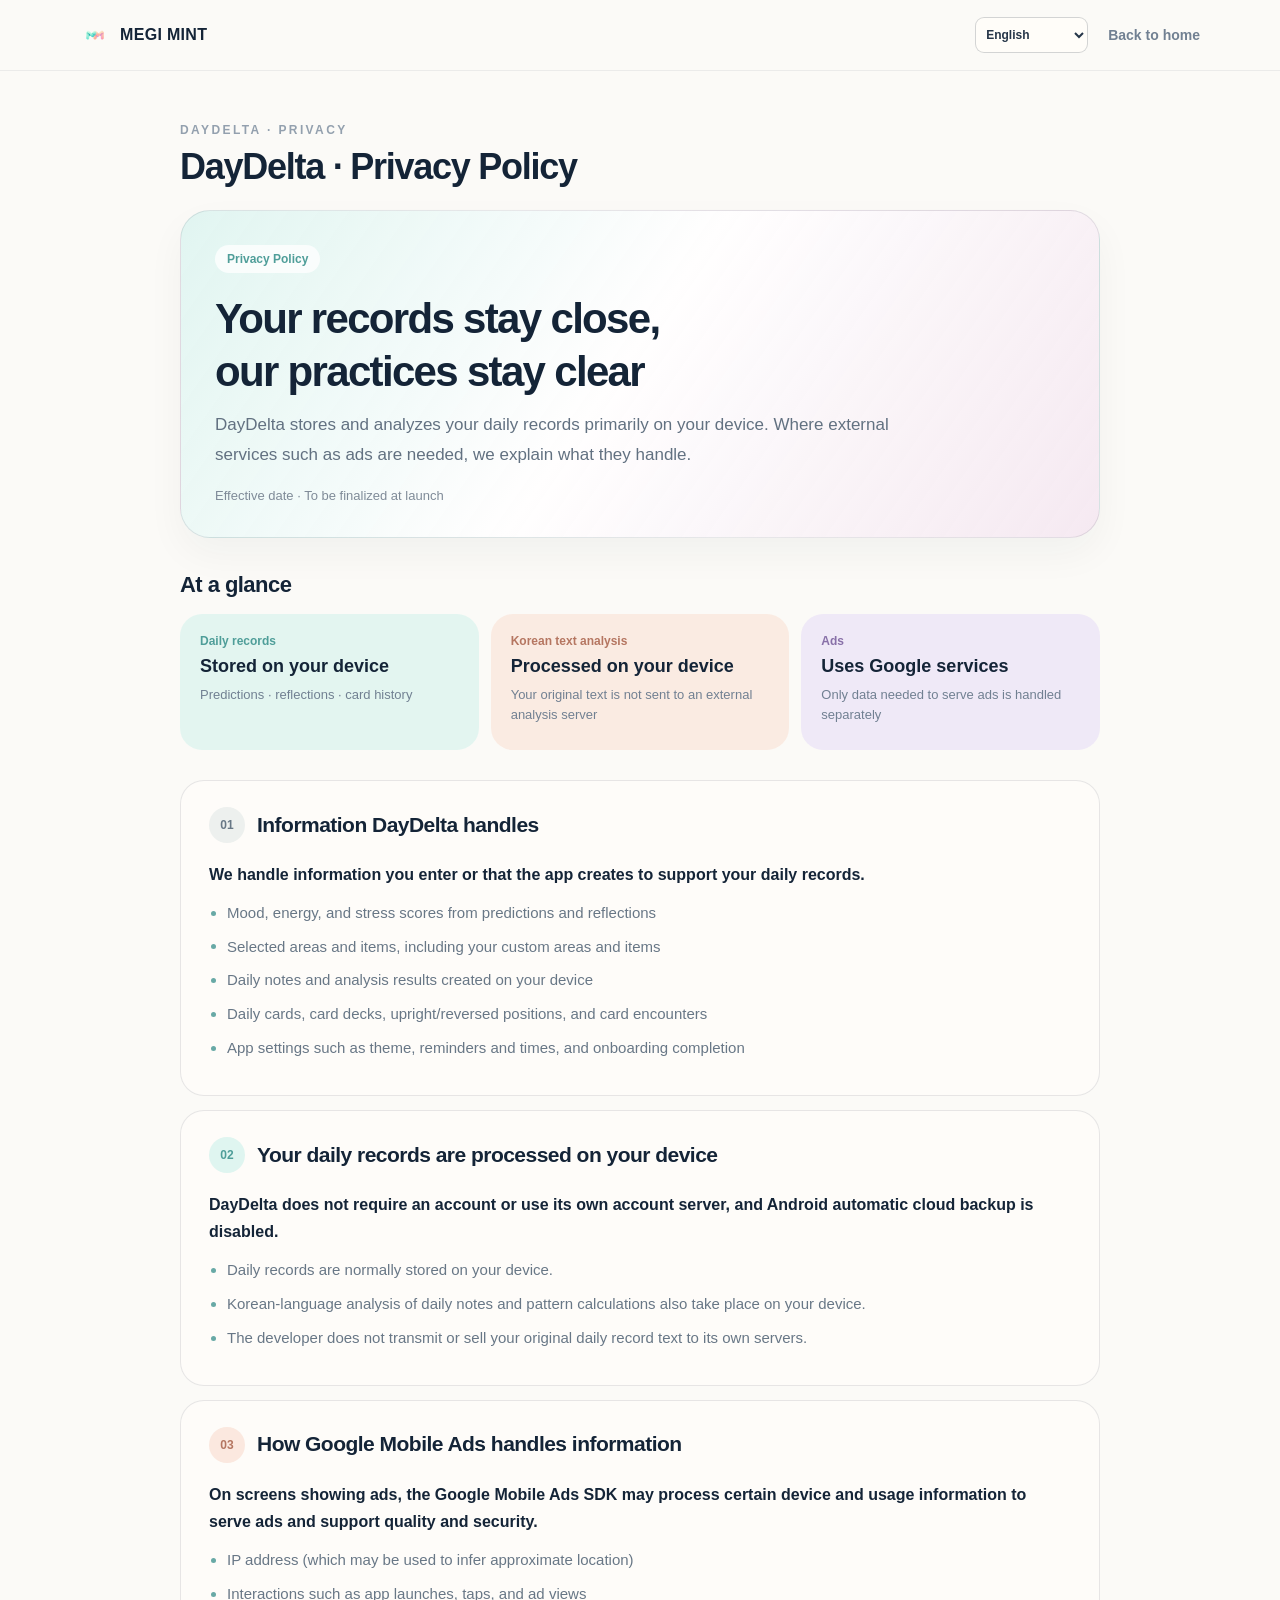
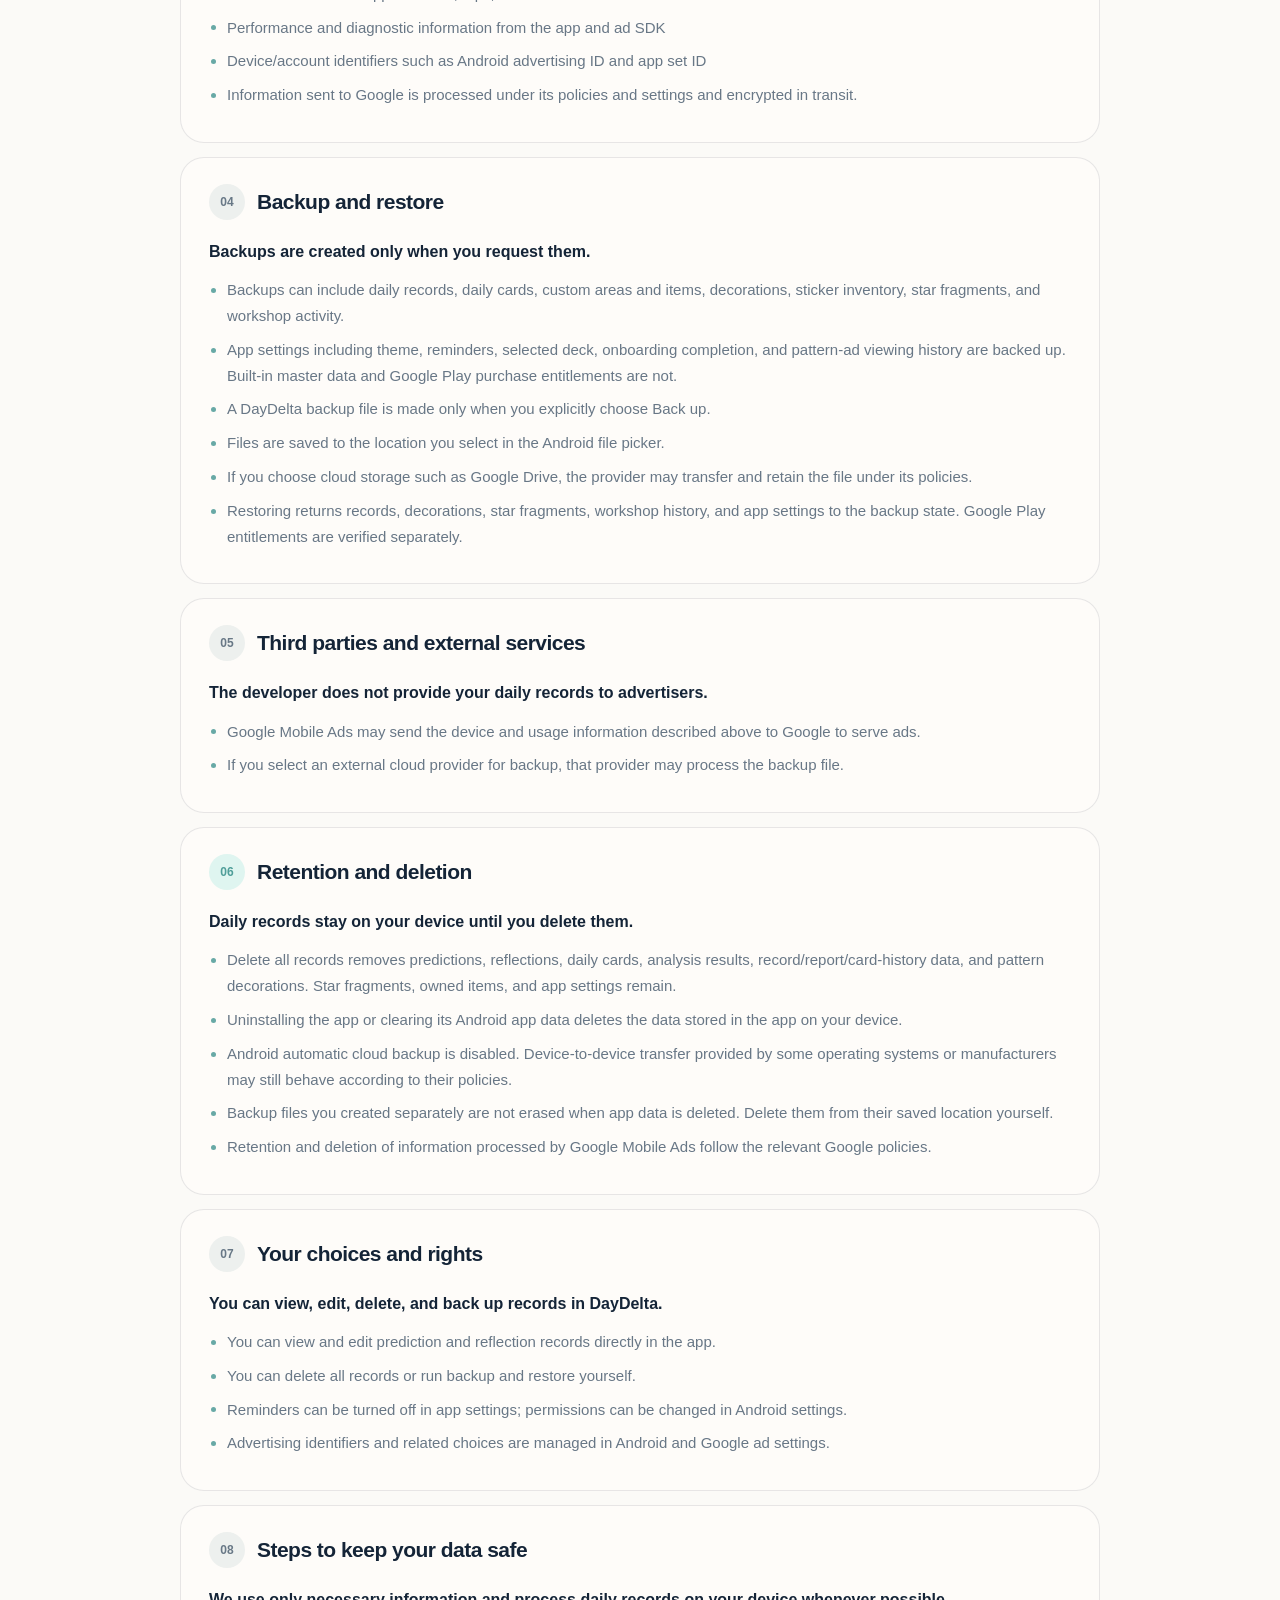
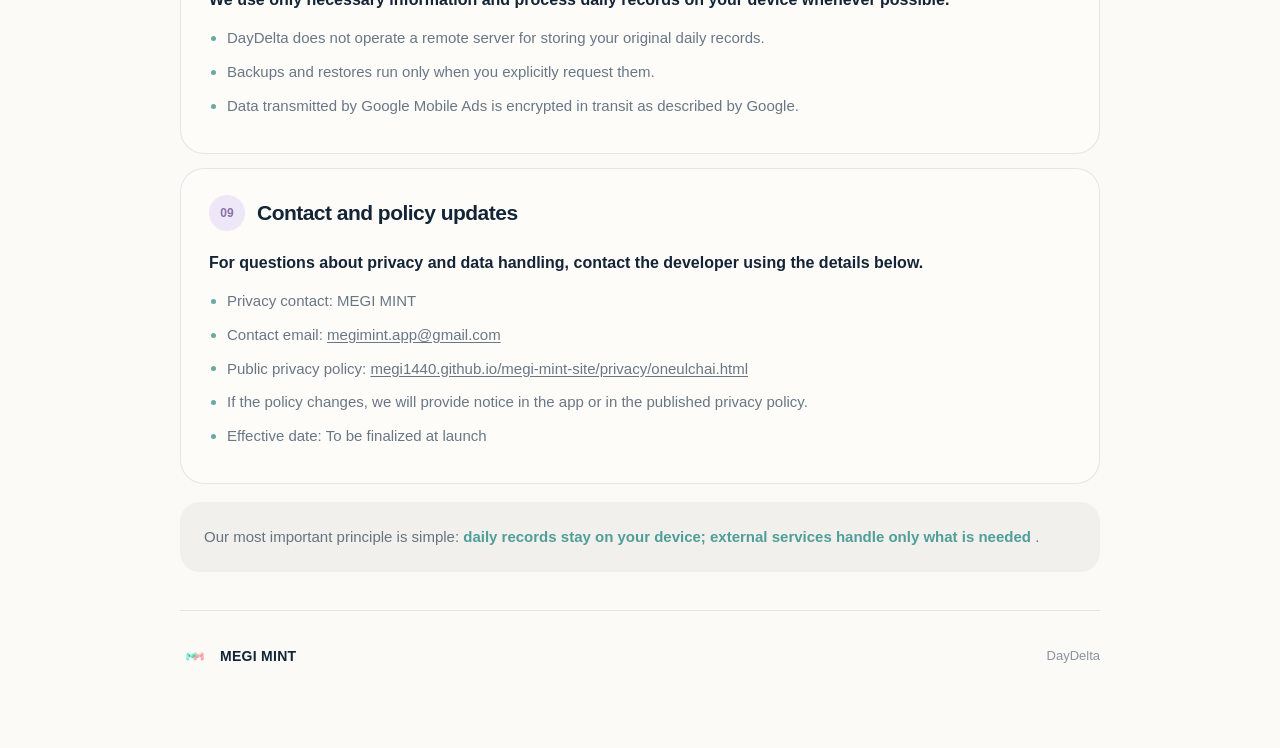
<file: privacy/oneulchai.html>
<!DOCTYPE html>
<html lang="en">
<head>
  <meta charset="UTF-8">
  <meta name="viewport" content="width=device-width, initial-scale=1.0">
  <meta name="description" content="DayDelta privacy policy">
  <title>DayDelta Privacy Policy | MEGI MINT</title>
  <link rel="stylesheet" href="../common/css/privacy.css">
  <link rel="stylesheet" href="../common/css/i18n.css">
  <script src="../common/js/i18n.js" defer></script>
  <script src="../common/locales/en.js" defer></script>
  <script src="../common/locales/ko.js" defer></script>
  <script src="../common/locales/ja.js" defer></script>
  <script src="../apps/oneulchai/privacy/policy.js" defer></script>
</head>
<body>
  <header class="policy-header">
    <div class="policy-header__inner">
      <a class="brand" href="../index.html" aria-label="MEGI MINT home" data-i18n-aria-label="common.brandHome">
        <img src="../img/brand/mm-logo.png" alt="" class="brand__mark">
        <span>MEGI MINT</span>
      </a>
      <div class="mm-header-actions">
        <div class="mm-language-control">
          <label class="mm-sr-only" for="mm-language-privacy" data-i18n="common.language">Language</label>
          <select id="mm-language-privacy" class="mm-language-select" aria-label="Language" data-i18n-aria-label="common.language">
            <option value="en">English</option>
            <option value="ko">한국어</option>
            <option value="ja">日本語</option>
          </select>
        </div>
        <a class="home-link" href="../index.html" data-i18n="common.backHome">Back to home</a>
      </div>
    </div>
  </header>

  <main class="policy-main">
    <div class="policy-shell">
      <div id="policy-content" aria-busy="true">
        <p class="policy-status" role="status">Loading privacy policy…</p>
        <p class="policy-fallback-links">
          <a href="../apps/oneulchai/privacy/en.html">English</a> ·
          <a href="../apps/oneulchai/privacy/ko.html">한국어</a> ·
          <a href="../apps/oneulchai/privacy/ja.html">日本語</a>
        </p>
      </div>
      <noscript>
        <p class="policy-status">JavaScript is required for language switching. Choose a language above to read the full policy.</p>
      </noscript>
      <footer class="policy-footer">
        <a class="brand brand--footer" href="../index.html">
          <img src="../img/brand/mm-logo.png" alt="" class="brand__mark">
          <span>MEGI MINT</span>
        </a>
        <p id="policy-app-name">DayDelta</p>
      </footer>
    </div>
  </main>
</body>
</html>
</file>
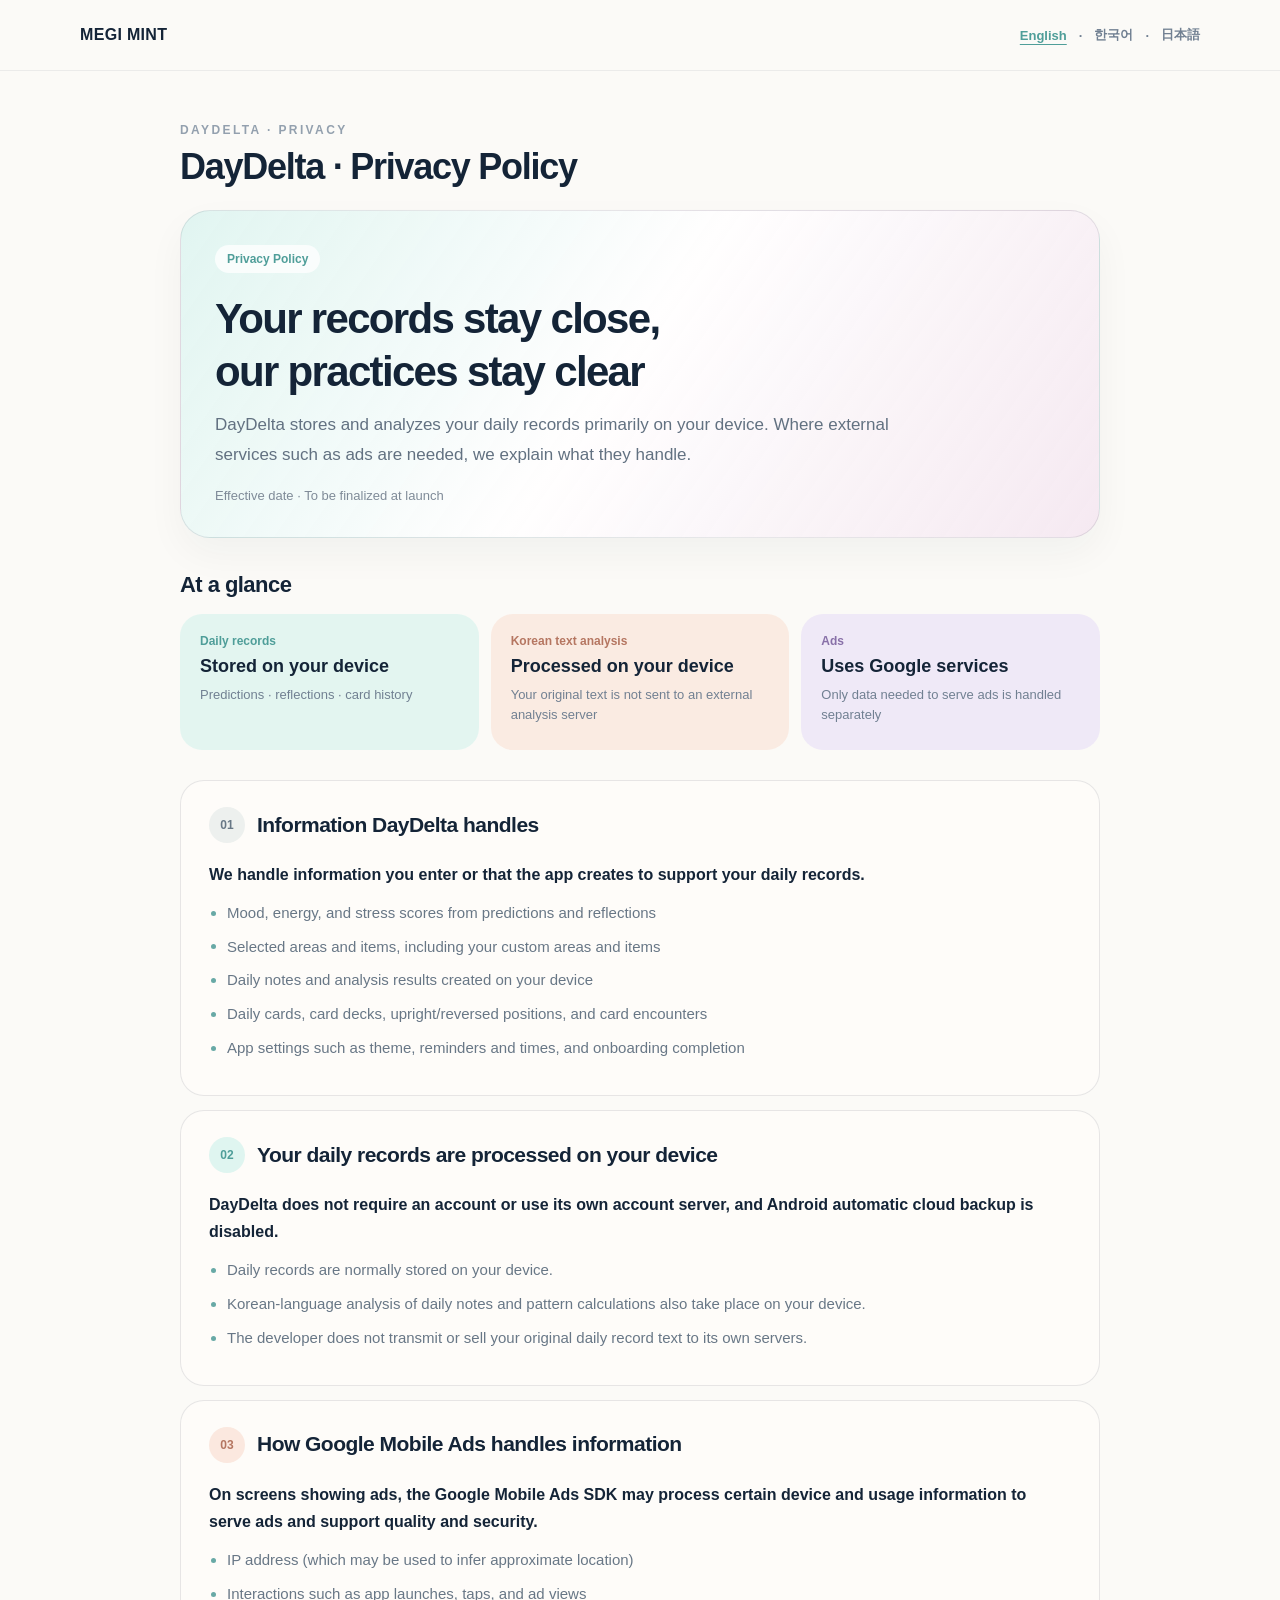
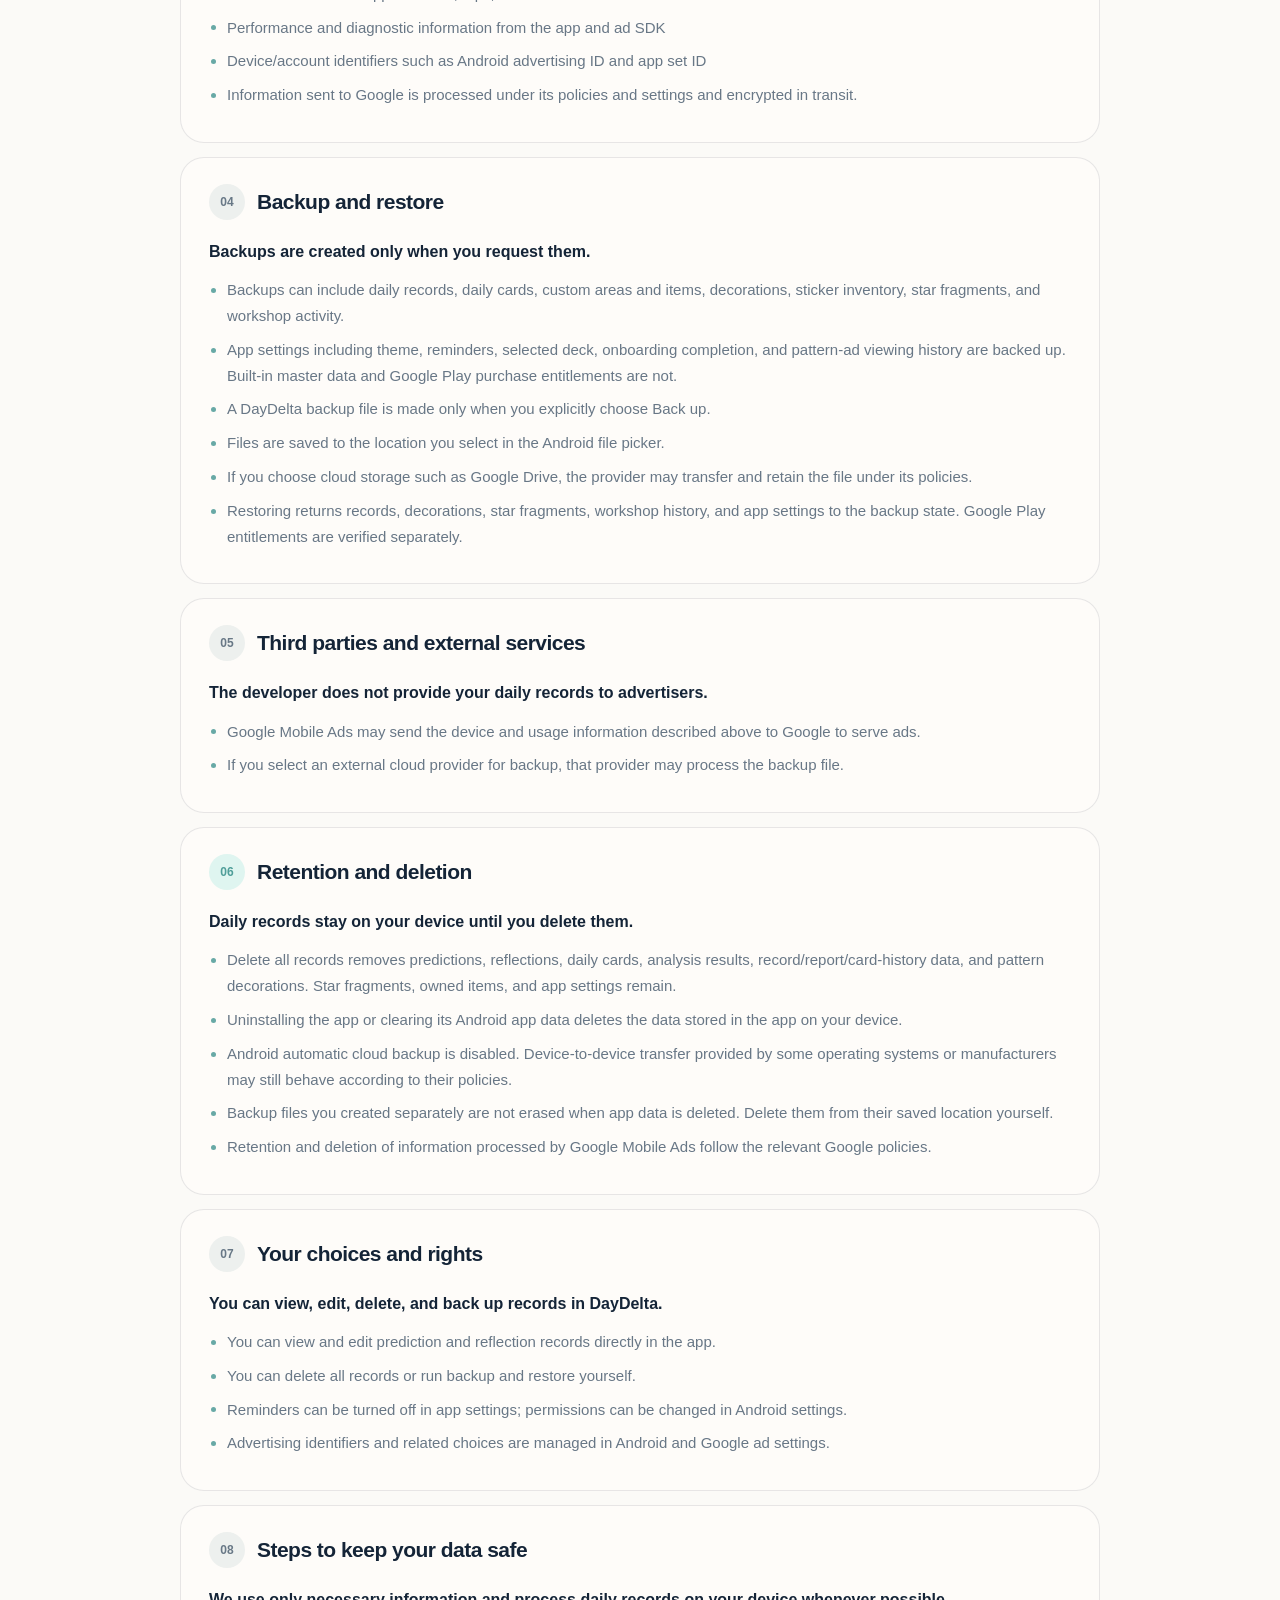
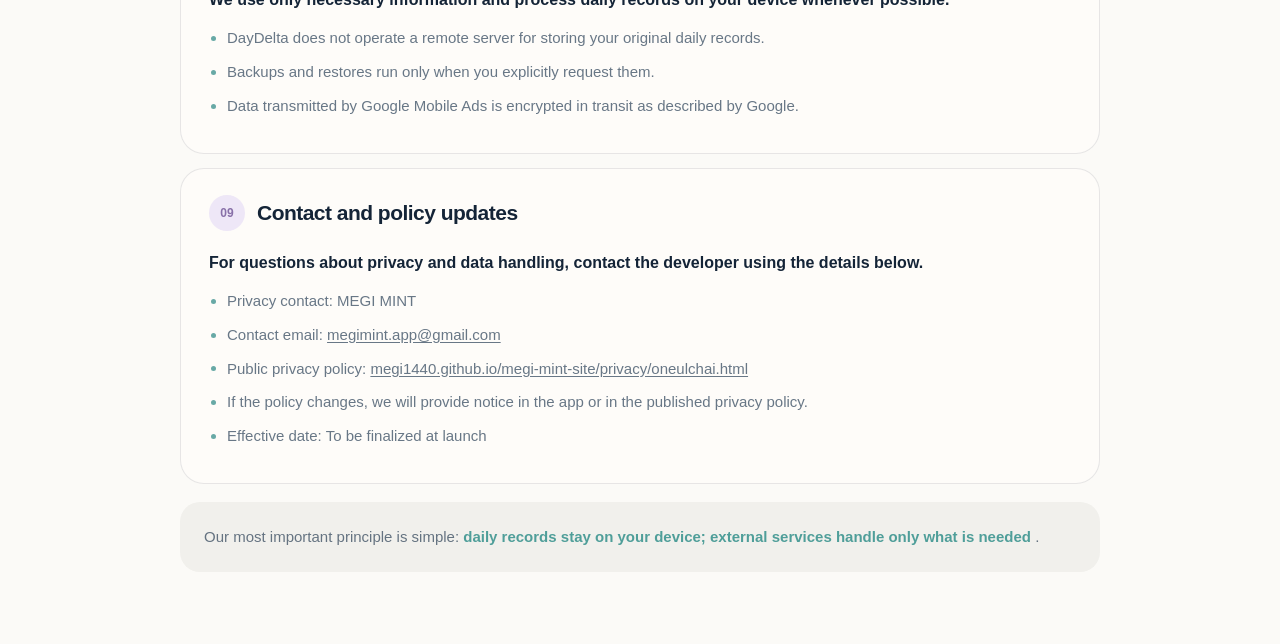
<file: apps/oneulchai/privacy/en.html>
<!DOCTYPE html>
<html lang="en">
<head>
  <meta charset="UTF-8">
  <meta name="viewport" content="width=device-width, initial-scale=1.0">
  <meta name="description" content="DayDelta Privacy Policy">
  <title>DayDelta Privacy Policy | MEGI MINT</title>
  <link rel="stylesheet" href="../../../common/css/privacy.css">
</head>
<body>
  <header class="policy-header">
    <div class="policy-header__inner">
      <a class="brand" href="../../../index.html">MEGI MINT</a>
      <nav class="policy-standalone-languages" aria-label="Language"><a href="en.html" aria-current="page">English</a> · <a href="ko.html">한국어</a> · <a href="ja.html">日本語</a></nav>
    </div>
  </header>
  <main class="policy-main">
    <div class="policy-shell">
      <div id="policy-fragment">
<div class="page-title">
  <p class="eyebrow">DAYDELTA · PRIVACY</p>
  <h1>DayDelta · Privacy Policy</h1>
</div>

<section class="policy-hero">
  <span class="hero-chip">Privacy Policy</span>
  <h2>Your records stay close,<br>our practices stay clear</h2>
  <p>DayDelta stores and analyzes your daily records primarily on your device. Where external services such as ads are needed, we explain what they handle.</p>
  <span class="effective-date">Effective date · To be finalized at launch</span>
</section>

<section class="summary">
  <h2>At a glance</h2>
  <div class="summary-grid">
    <div class="summary-card summary-card--mint">
      <span>Daily records</span>
      <strong>Stored on your device</strong>
      <p>Predictions · reflections · card history</p>
    </div>
    <div class="summary-card summary-card--peach">
      <span>Korean text analysis</span>
      <strong>Processed on your device</strong>
      <p>Your original text is not sent to an external analysis server</p>
    </div>
    <div class="summary-card summary-card--lavender">
      <span>Ads</span>
      <strong>Uses Google services</strong>
      <p>Only data needed to serve ads is handled separately</p>
    </div>
  </div>
</section>

<div class="policy-list">
  <section class="policy-card tone-neutral">
    <div class="policy-card__title">
      <span class="policy-number">01</span>
      <h2>Information DayDelta handles</h2>
    </div>
    <p class="policy-lead">We handle information you enter or that the app creates to support your daily records.</p>
    <ul>
      <li>Mood, energy, and stress scores from predictions and reflections</li>
      <li>Selected areas and items, including your custom areas and items</li>
      <li>Daily notes and analysis results created on your device</li>
      <li>Daily cards, card decks, upright/reversed positions, and card encounters</li>
      <li>App settings such as theme, reminders and times, and onboarding completion</li>
    </ul>
  </section>

  <section class="policy-card tone-mint">
    <div class="policy-card__title">
      <span class="policy-number">02</span>
      <h2>Your daily records are processed on your device</h2>
    </div>
    <p class="policy-lead">DayDelta does not require an account or use its own account server, and Android automatic cloud backup is disabled.</p>
    <ul>
      <li>Daily records are normally stored on your device.</li>
      <li>Korean-language analysis of daily notes and pattern calculations also take place on your device.</li>
      <li>The developer does not transmit or sell your original daily record text to its own servers.</li>
    </ul>
  </section>

  <section class="policy-card tone-peach">
    <div class="policy-card__title">
      <span class="policy-number">03</span>
      <h2>How Google Mobile Ads handles information</h2>
    </div>
    <p class="policy-lead">On screens showing ads, the Google Mobile Ads SDK may process certain device and usage information to serve ads and support quality and security.</p>
    <ul>
      <li>IP address (which may be used to infer approximate location)</li>
      <li>Interactions such as app launches, taps, and ad views</li>
      <li>Performance and diagnostic information from the app and ad SDK</li>
      <li>Device/account identifiers such as Android advertising ID and app set ID</li>
      <li>Information sent to Google is processed under its policies and settings and encrypted in transit.</li>
    </ul>
  </section>

  <section class="policy-card tone-neutral">
    <div class="policy-card__title">
      <span class="policy-number">04</span>
      <h2>Backup and restore</h2>
    </div>
    <p class="policy-lead">Backups are created only when you request them.</p>
    <ul>
      <li>Backups can include daily records, daily cards, custom areas and items, decorations, sticker inventory, star fragments, and workshop activity.</li>
      <li>App settings including theme, reminders, selected deck, onboarding completion, and pattern-ad viewing history are backed up. Built-in master data and Google Play purchase entitlements are not.</li>
      <li>A DayDelta backup file is made only when you explicitly choose Back up.</li>
      <li>Files are saved to the location you select in the Android file picker.</li>
      <li>If you choose cloud storage such as Google Drive, the provider may transfer and retain the file under its policies.</li>
      <li>Restoring returns records, decorations, star fragments, workshop history, and app settings to the backup state. Google Play entitlements are verified separately.</li>
    </ul>
  </section>

  <section class="policy-card tone-neutral">
    <div class="policy-card__title">
      <span class="policy-number">05</span>
      <h2>Third parties and external services</h2>
    </div>
    <p class="policy-lead">The developer does not provide your daily records to advertisers.</p>
    <ul>
      <li>Google Mobile Ads may send the device and usage information described above to Google to serve ads.</li>
      <li>If you select an external cloud provider for backup, that provider may process the backup file.</li>
    </ul>
  </section>

  <section class="policy-card tone-mint">
    <div class="policy-card__title">
      <span class="policy-number">06</span>
      <h2>Retention and deletion</h2>
    </div>
    <p class="policy-lead">Daily records stay on your device until you delete them.</p>
    <ul>
      <li>Delete all records removes predictions, reflections, daily cards, analysis results, record/report/card-history data, and pattern decorations. Star fragments, owned items, and app settings remain.</li>
      <li>Uninstalling the app or clearing its Android app data deletes the data stored in the app on your device.</li>
      <li>Android automatic cloud backup is disabled. Device-to-device transfer provided by some operating systems or manufacturers may still behave according to their policies.</li>
      <li>Backup files you created separately are not erased when app data is deleted. Delete them from their saved location yourself.</li>
      <li>Retention and deletion of information processed by Google Mobile Ads follow the relevant Google policies.</li>
    </ul>
  </section>

  <section class="policy-card tone-neutral">
    <div class="policy-card__title">
      <span class="policy-number">07</span>
      <h2>Your choices and rights</h2>
    </div>
    <p class="policy-lead">You can view, edit, delete, and back up records in DayDelta.</p>
    <ul>
      <li>You can view and edit prediction and reflection records directly in the app.</li>
      <li>You can delete all records or run backup and restore yourself.</li>
      <li>Reminders can be turned off in app settings; permissions can be changed in Android settings.</li>
      <li>Advertising identifiers and related choices are managed in Android and Google ad settings.</li>
    </ul>
  </section>

  <section class="policy-card tone-neutral">
    <div class="policy-card__title">
      <span class="policy-number">08</span>
      <h2>Steps to keep your data safe</h2>
    </div>
    <p class="policy-lead">We use only necessary information and process daily records on your device whenever possible.</p>
    <ul>
      <li>DayDelta does not operate a remote server for storing your original daily records.</li>
      <li>Backups and restores run only when you explicitly request them.</li>
      <li>Data transmitted by Google Mobile Ads is encrypted in transit as described by Google.</li>
    </ul>
  </section>

  <section class="policy-card tone-lavender">
    <div class="policy-card__title">
      <span class="policy-number">09</span>
      <h2>Contact and policy updates</h2>
    </div>
    <p class="policy-lead">For questions about privacy and data handling, contact the developer using the details below.</p>
    <ul>
      <li>Privacy contact: MEGI MINT</li>
      <li>Contact email: <a href="mailto:megimint.app@gmail.com">megimint.app@gmail.com</a></li>
      <li>Public privacy policy: <a href="https://megi1440.github.io/megi-mint-site/privacy/oneulchai.html">megi1440.github.io/megi-mint-site/privacy/oneulchai.html</a></li>
      <li>If the policy changes, we will provide notice in the app or in the published privacy policy.</li>
      <li>Effective date: To be finalized at launch</li>
    </ul>
  </section>
</div>

<aside class="principle">
  Our most important principle is simple: 
  <strong>daily records stay on your device; external services handle only what is needed</strong>
  .
</aside>
      </div>
    </div>
  </main>
</body>
</html>
</file>
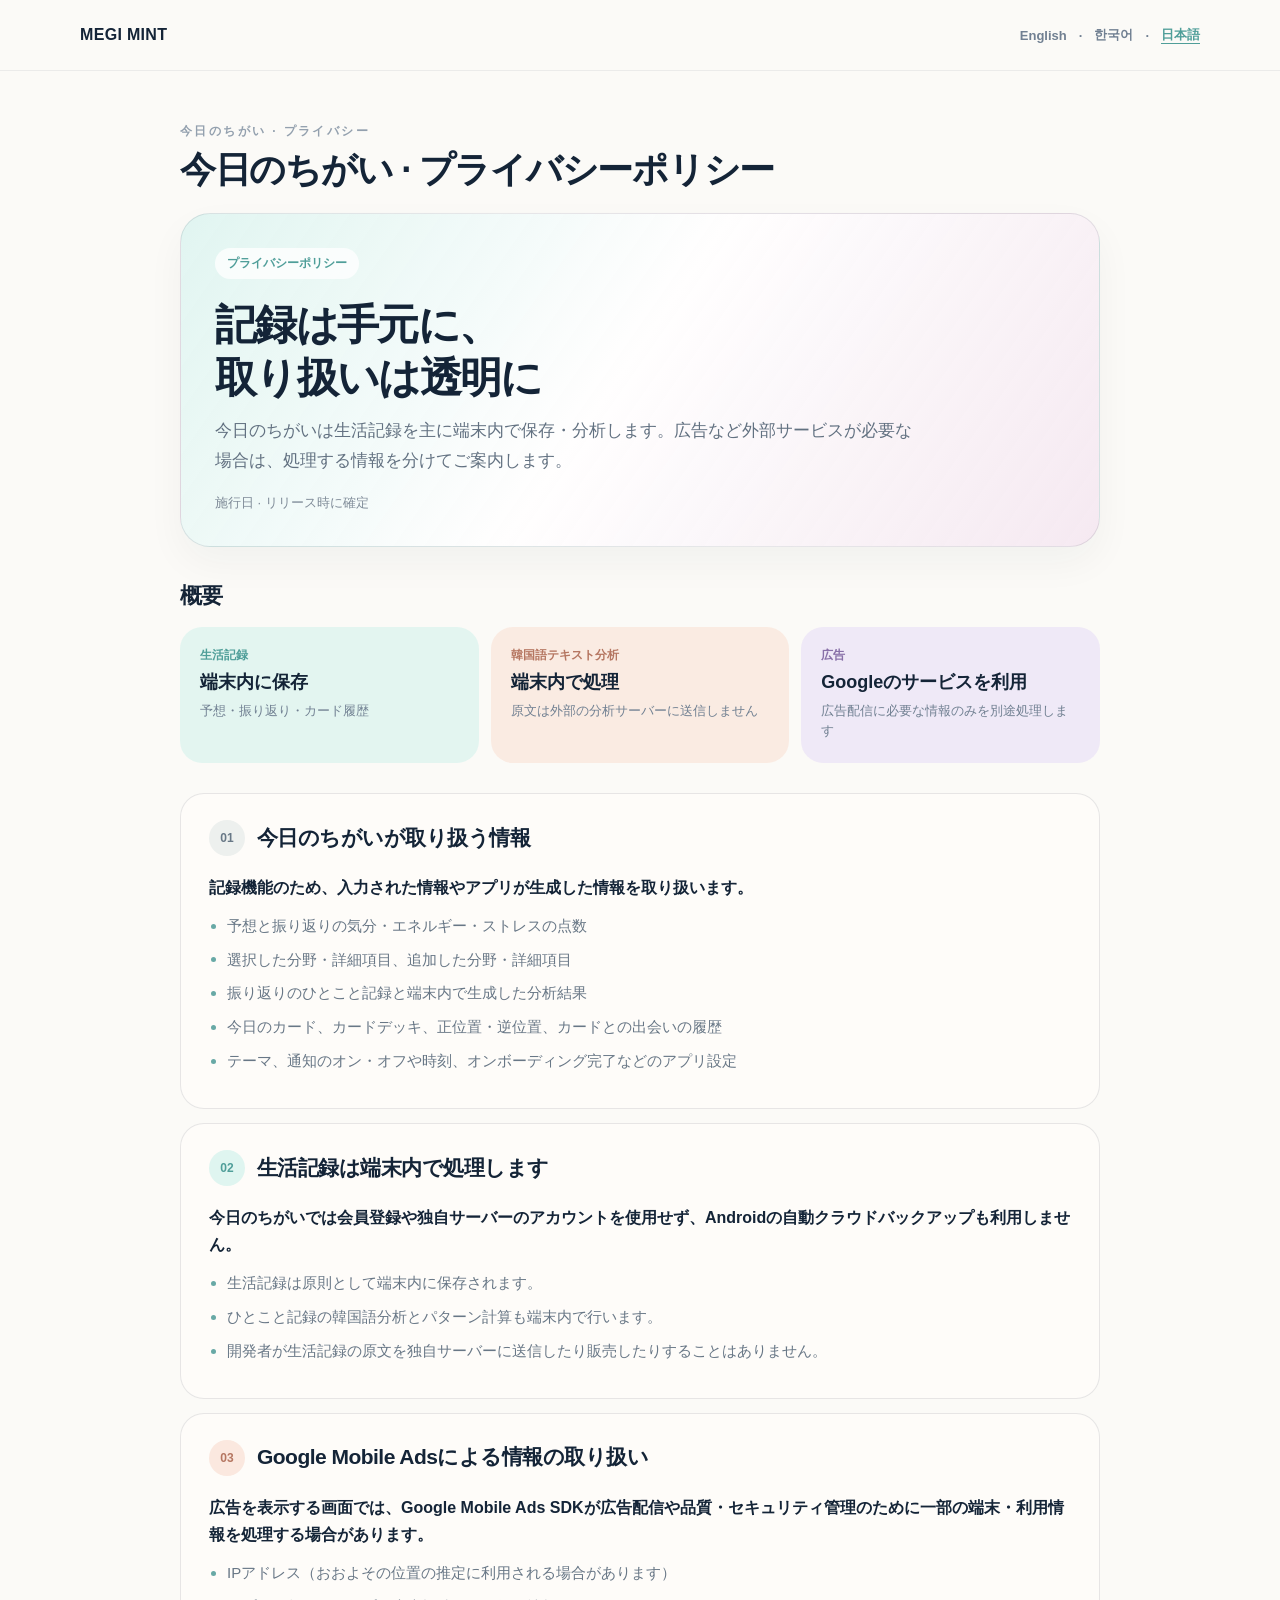
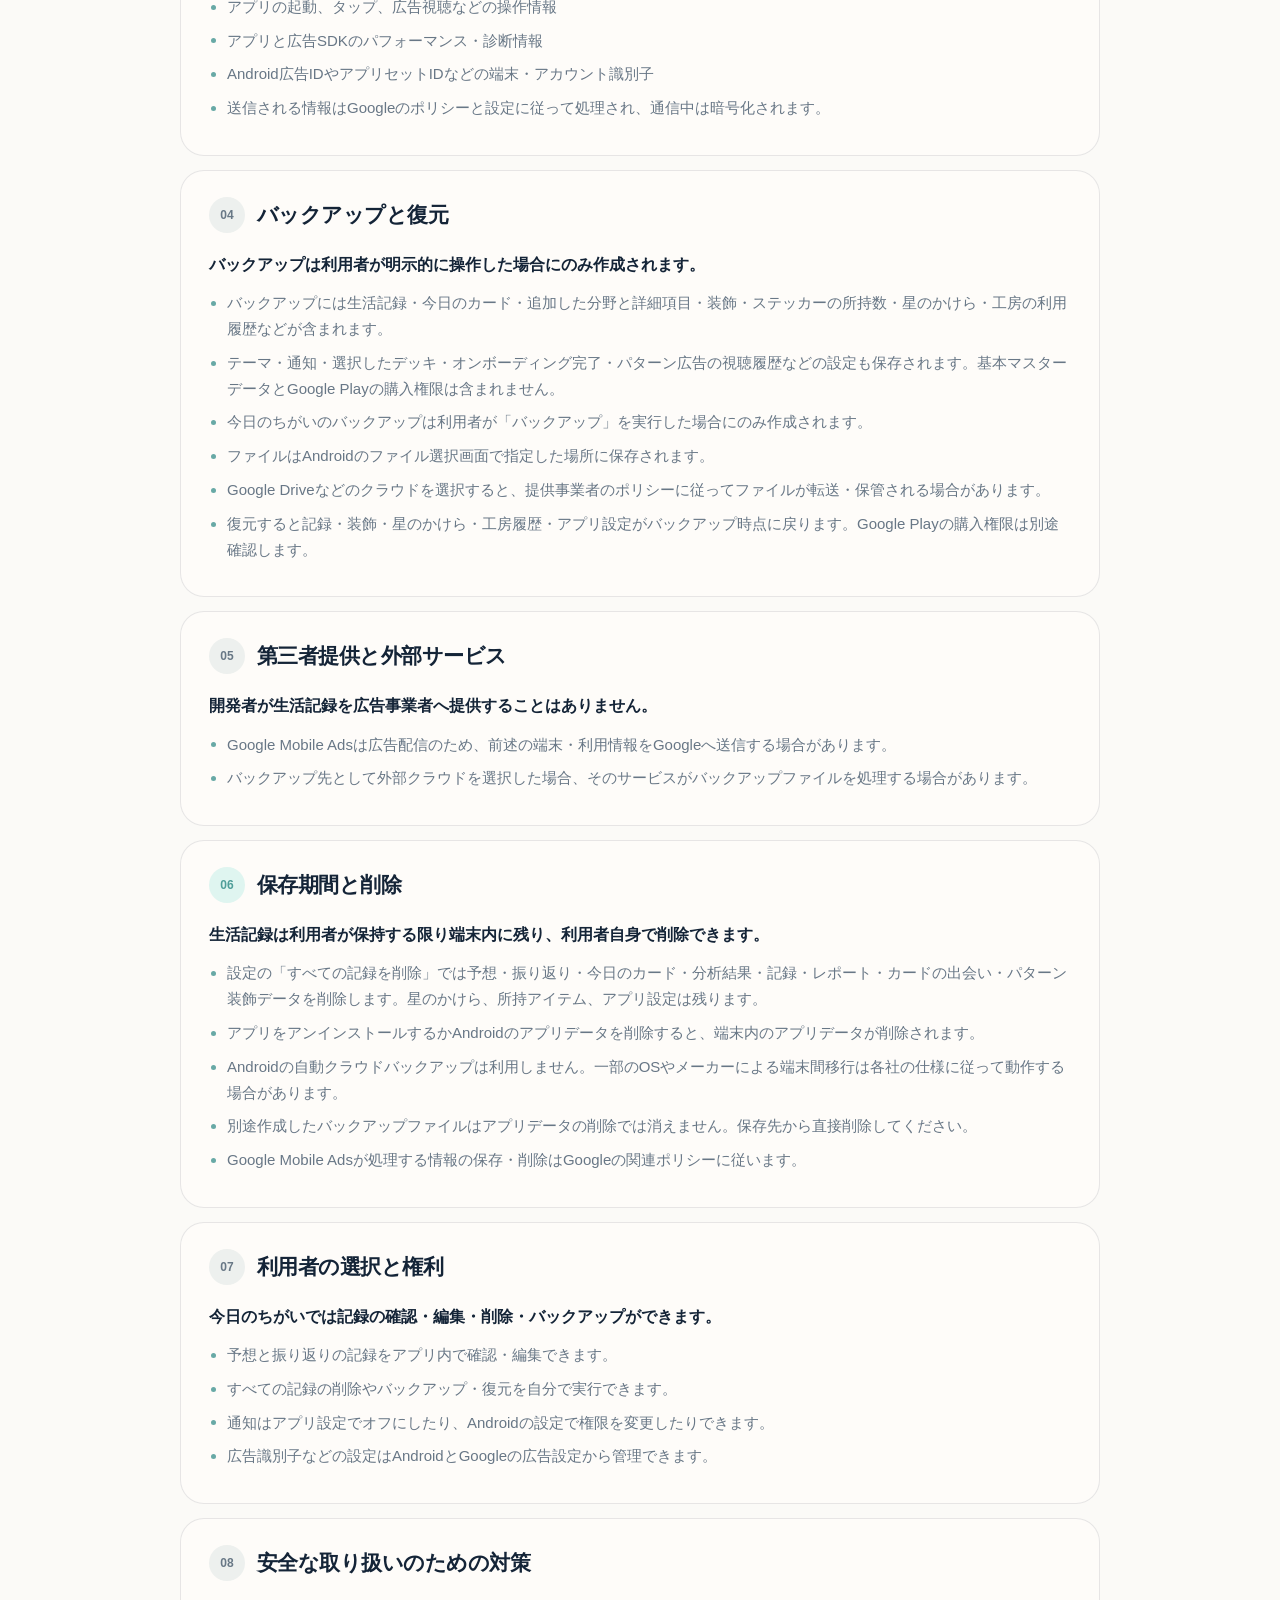
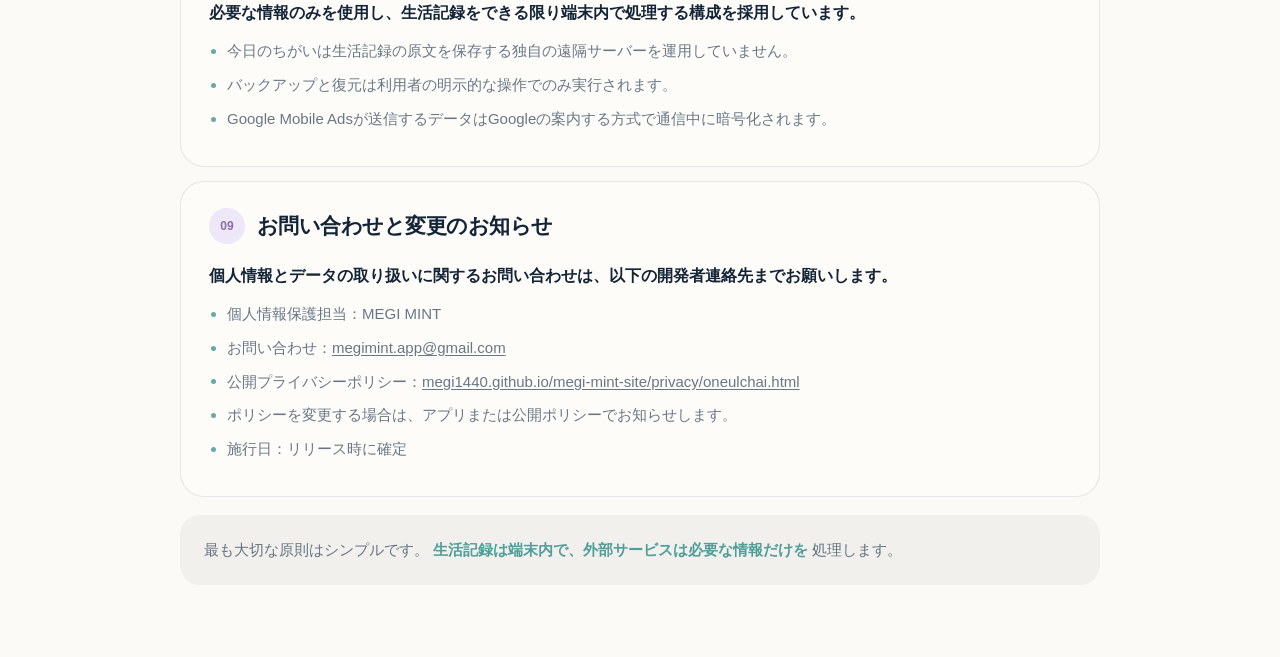
<file: apps/oneulchai/privacy/ja.html>
<!DOCTYPE html>
<html lang="ja">
<head>
  <meta charset="UTF-8">
  <meta name="viewport" content="width=device-width, initial-scale=1.0">
  <meta name="description" content="今日のちがい プライバシーポリシー">
  <title>今日のちがい プライバシーポリシー | MEGI MINT</title>
  <link rel="stylesheet" href="../../../common/css/privacy.css">
</head>
<body>
  <header class="policy-header">
    <div class="policy-header__inner">
      <a class="brand" href="../../../index.html">MEGI MINT</a>
      <nav class="policy-standalone-languages" aria-label="Language"><a href="en.html">English</a> · <a href="ko.html">한국어</a> · <a href="ja.html" aria-current="page">日本語</a></nav>
    </div>
  </header>
  <main class="policy-main">
    <div class="policy-shell">
      <div id="policy-fragment">
<div class="page-title">
  <p class="eyebrow">今日のちがい · プライバシー</p>
  <h1>今日のちがい · プライバシーポリシー</h1>
</div>

<section class="policy-hero">
  <span class="hero-chip">プライバシーポリシー</span>
  <h2>記録は手元に、<br>取り扱いは透明に</h2>
  <p>今日のちがいは生活記録を主に端末内で保存・分析します。広告など外部サービスが必要な場合は、処理する情報を分けてご案内します。</p>
  <span class="effective-date">施行日 · リリース時に確定</span>
</section>

<section class="summary">
  <h2>概要</h2>
  <div class="summary-grid">
    <div class="summary-card summary-card--mint">
      <span>生活記録</span>
      <strong>端末内に保存</strong>
      <p>予想・振り返り・カード履歴</p>
    </div>
    <div class="summary-card summary-card--peach">
      <span>韓国語テキスト分析</span>
      <strong>端末内で処理</strong>
      <p>原文は外部の分析サーバーに送信しません</p>
    </div>
    <div class="summary-card summary-card--lavender">
      <span>広告</span>
      <strong>Googleのサービスを利用</strong>
      <p>広告配信に必要な情報のみを別途処理します</p>
    </div>
  </div>
</section>

<div class="policy-list">
  <section class="policy-card tone-neutral">
    <div class="policy-card__title">
      <span class="policy-number">01</span>
      <h2>今日のちがいが取り扱う情報</h2>
    </div>
    <p class="policy-lead">記録機能のため、入力された情報やアプリが生成した情報を取り扱います。</p>
    <ul>
      <li>予想と振り返りの気分・エネルギー・ストレスの点数</li>
      <li>選択した分野・詳細項目、追加した分野・詳細項目</li>
      <li>振り返りのひとこと記録と端末内で生成した分析結果</li>
      <li>今日のカード、カードデッキ、正位置・逆位置、カードとの出会いの履歴</li>
      <li>テーマ、通知のオン・オフや時刻、オンボーディング完了などのアプリ設定</li>
    </ul>
  </section>

  <section class="policy-card tone-mint">
    <div class="policy-card__title">
      <span class="policy-number">02</span>
      <h2>生活記録は端末内で処理します</h2>
    </div>
    <p class="policy-lead">今日のちがいでは会員登録や独自サーバーのアカウントを使用せず、Androidの自動クラウドバックアップも利用しません。</p>
    <ul>
      <li>生活記録は原則として端末内に保存されます。</li>
      <li>ひとこと記録の韓国語分析とパターン計算も端末内で行います。</li>
      <li>開発者が生活記録の原文を独自サーバーに送信したり販売したりすることはありません。</li>
    </ul>
  </section>

  <section class="policy-card tone-peach">
    <div class="policy-card__title">
      <span class="policy-number">03</span>
      <h2>Google Mobile Adsによる情報の取り扱い</h2>
    </div>
    <p class="policy-lead">広告を表示する画面では、Google Mobile Ads SDKが広告配信や品質・セキュリティ管理のために一部の端末・利用情報を処理する場合があります。</p>
    <ul>
      <li>IPアドレス（おおよその位置の推定に利用される場合があります）</li>
      <li>アプリの起動、タップ、広告視聴などの操作情報</li>
      <li>アプリと広告SDKのパフォーマンス・診断情報</li>
      <li>Android広告IDやアプリセットIDなどの端末・アカウント識別子</li>
      <li>送信される情報はGoogleのポリシーと設定に従って処理され、通信中は暗号化されます。</li>
    </ul>
  </section>

  <section class="policy-card tone-neutral">
    <div class="policy-card__title">
      <span class="policy-number">04</span>
      <h2>バックアップと復元</h2>
    </div>
    <p class="policy-lead">バックアップは利用者が明示的に操作した場合にのみ作成されます。</p>
    <ul>
      <li>バックアップには生活記録・今日のカード・追加した分野と詳細項目・装飾・ステッカーの所持数・星のかけら・工房の利用履歴などが含まれます。</li>
      <li>テーマ・通知・選択したデッキ・オンボーディング完了・パターン広告の視聴履歴などの設定も保存されます。基本マスターデータとGoogle Playの購入権限は含まれません。</li>
      <li>今日のちがいのバックアップは利用者が「バックアップ」を実行した場合にのみ作成されます。</li>
      <li>ファイルはAndroidのファイル選択画面で指定した場所に保存されます。</li>
      <li>Google Driveなどのクラウドを選択すると、提供事業者のポリシーに従ってファイルが転送・保管される場合があります。</li>
      <li>復元すると記録・装飾・星のかけら・工房履歴・アプリ設定がバックアップ時点に戻ります。Google Playの購入権限は別途確認します。</li>
    </ul>
  </section>

  <section class="policy-card tone-neutral">
    <div class="policy-card__title">
      <span class="policy-number">05</span>
      <h2>第三者提供と外部サービス</h2>
    </div>
    <p class="policy-lead">開発者が生活記録を広告事業者へ提供することはありません。</p>
    <ul>
      <li>Google Mobile Adsは広告配信のため、前述の端末・利用情報をGoogleへ送信する場合があります。</li>
      <li>バックアップ先として外部クラウドを選択した場合、そのサービスがバックアップファイルを処理する場合があります。</li>
    </ul>
  </section>

  <section class="policy-card tone-mint">
    <div class="policy-card__title">
      <span class="policy-number">06</span>
      <h2>保存期間と削除</h2>
    </div>
    <p class="policy-lead">生活記録は利用者が保持する限り端末内に残り、利用者自身で削除できます。</p>
    <ul>
      <li>設定の「すべての記録を削除」では予想・振り返り・今日のカード・分析結果・記録・レポート・カードの出会い・パターン装飾データを削除します。星のかけら、所持アイテム、アプリ設定は残ります。</li>
      <li>アプリをアンインストールするかAndroidのアプリデータを削除すると、端末内のアプリデータが削除されます。</li>
      <li>Androidの自動クラウドバックアップは利用しません。一部のOSやメーカーによる端末間移行は各社の仕様に従って動作する場合があります。</li>
      <li>別途作成したバックアップファイルはアプリデータの削除では消えません。保存先から直接削除してください。</li>
      <li>Google Mobile Adsが処理する情報の保存・削除はGoogleの関連ポリシーに従います。</li>
    </ul>
  </section>

  <section class="policy-card tone-neutral">
    <div class="policy-card__title">
      <span class="policy-number">07</span>
      <h2>利用者の選択と権利</h2>
    </div>
    <p class="policy-lead">今日のちがいでは記録の確認・編集・削除・バックアップができます。</p>
    <ul>
      <li>予想と振り返りの記録をアプリ内で確認・編集できます。</li>
      <li>すべての記録の削除やバックアップ・復元を自分で実行できます。</li>
      <li>通知はアプリ設定でオフにしたり、Androidの設定で権限を変更したりできます。</li>
      <li>広告識別子などの設定はAndroidとGoogleの広告設定から管理できます。</li>
    </ul>
  </section>

  <section class="policy-card tone-neutral">
    <div class="policy-card__title">
      <span class="policy-number">08</span>
      <h2>安全な取り扱いのための対策</h2>
    </div>
    <p class="policy-lead">必要な情報のみを使用し、生活記録をできる限り端末内で処理する構成を採用しています。</p>
    <ul>
      <li>今日のちがいは生活記録の原文を保存する独自の遠隔サーバーを運用していません。</li>
      <li>バックアップと復元は利用者の明示的な操作でのみ実行されます。</li>
      <li>Google Mobile Adsが送信するデータはGoogleの案内する方式で通信中に暗号化されます。</li>
    </ul>
  </section>

  <section class="policy-card tone-lavender">
    <div class="policy-card__title">
      <span class="policy-number">09</span>
      <h2>お問い合わせと変更のお知らせ</h2>
    </div>
    <p class="policy-lead">個人情報とデータの取り扱いに関するお問い合わせは、以下の開発者連絡先までお願いします。</p>
    <ul>
      <li>個人情報保護担当：MEGI MINT</li>
      <li>お問い合わせ：<a href="mailto:megimint.app@gmail.com">megimint.app@gmail.com</a></li>
      <li>公開プライバシーポリシー：<a href="https://megi1440.github.io/megi-mint-site/privacy/oneulchai.html">megi1440.github.io/megi-mint-site/privacy/oneulchai.html</a></li>
      <li>ポリシーを変更する場合は、アプリまたは公開ポリシーでお知らせします。</li>
      <li>施行日：リリース時に確定</li>
    </ul>
  </section>
</div>

<aside class="principle">
  最も大切な原則はシンプルです。
  <strong>生活記録は端末内で、外部サービスは必要な情報だけを</strong>
  処理します。
</aside>
      </div>
    </div>
  </main>
</body>
</html>
</file>
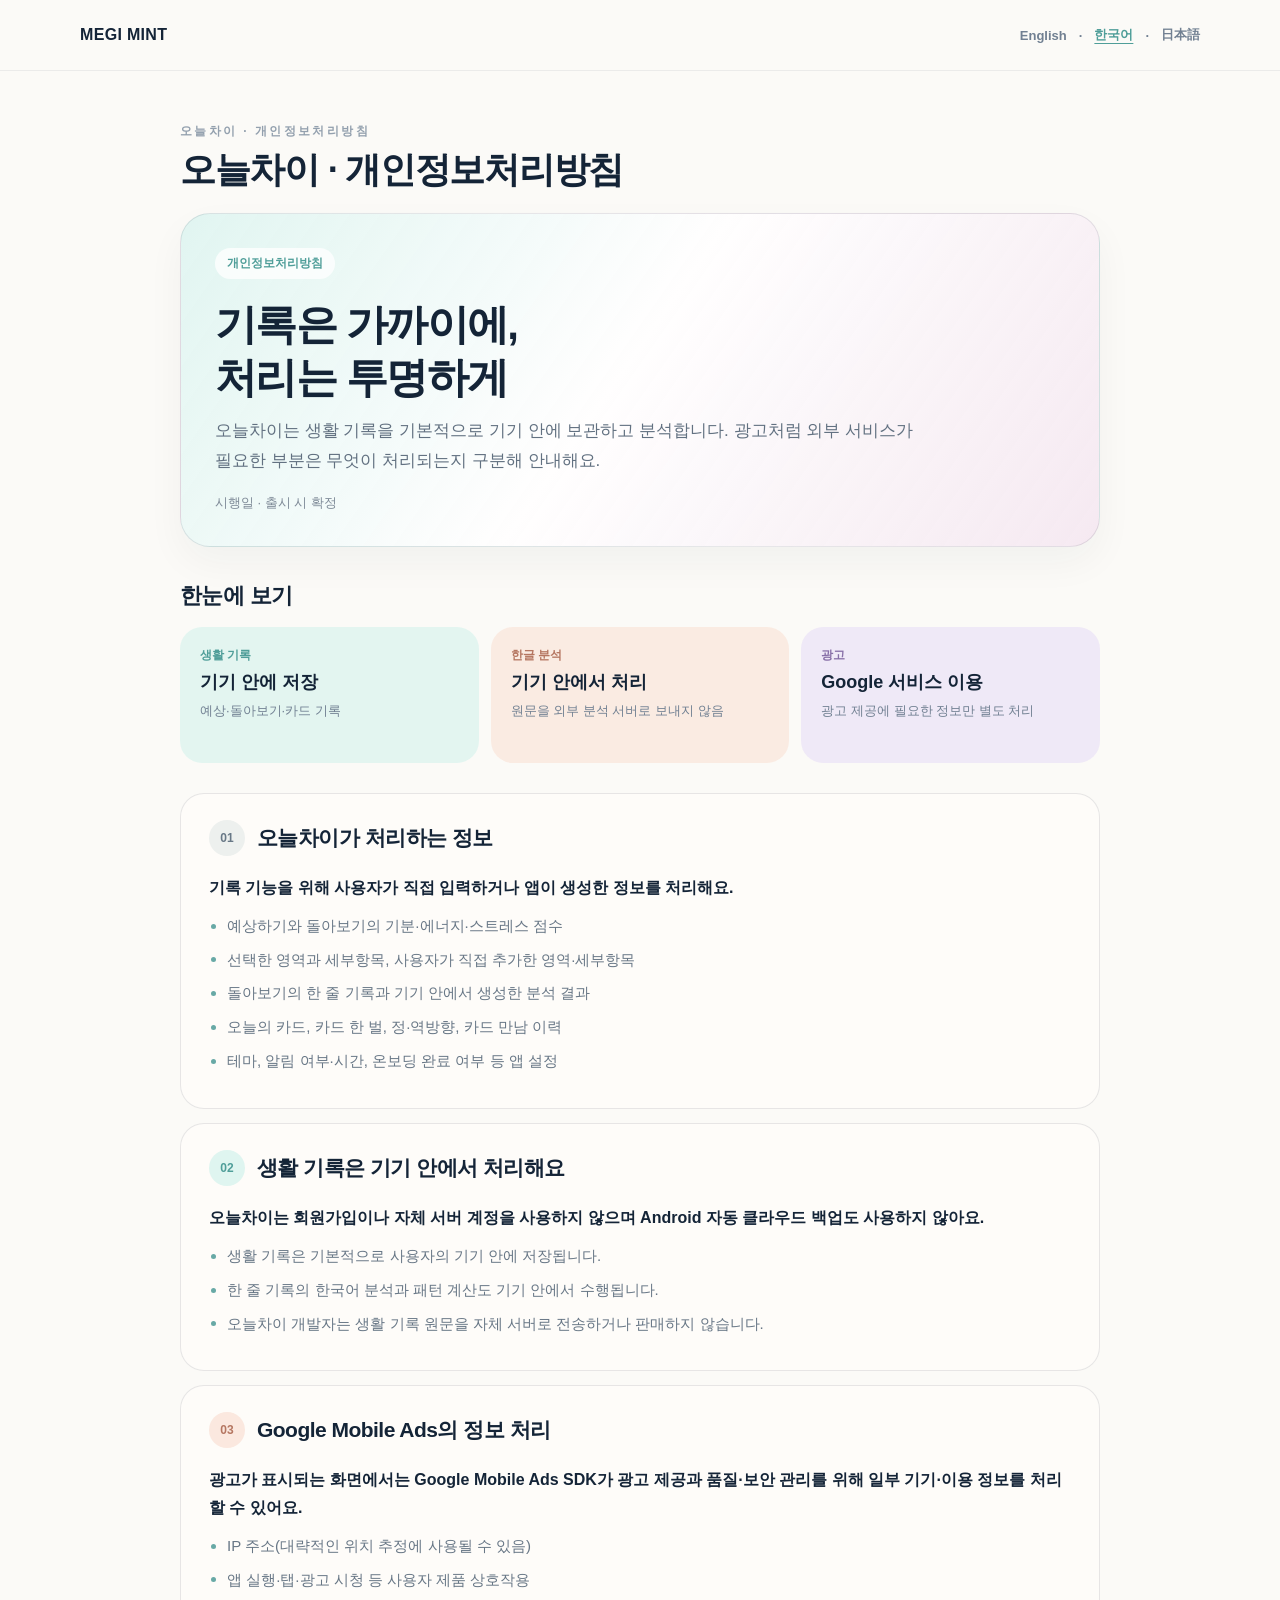
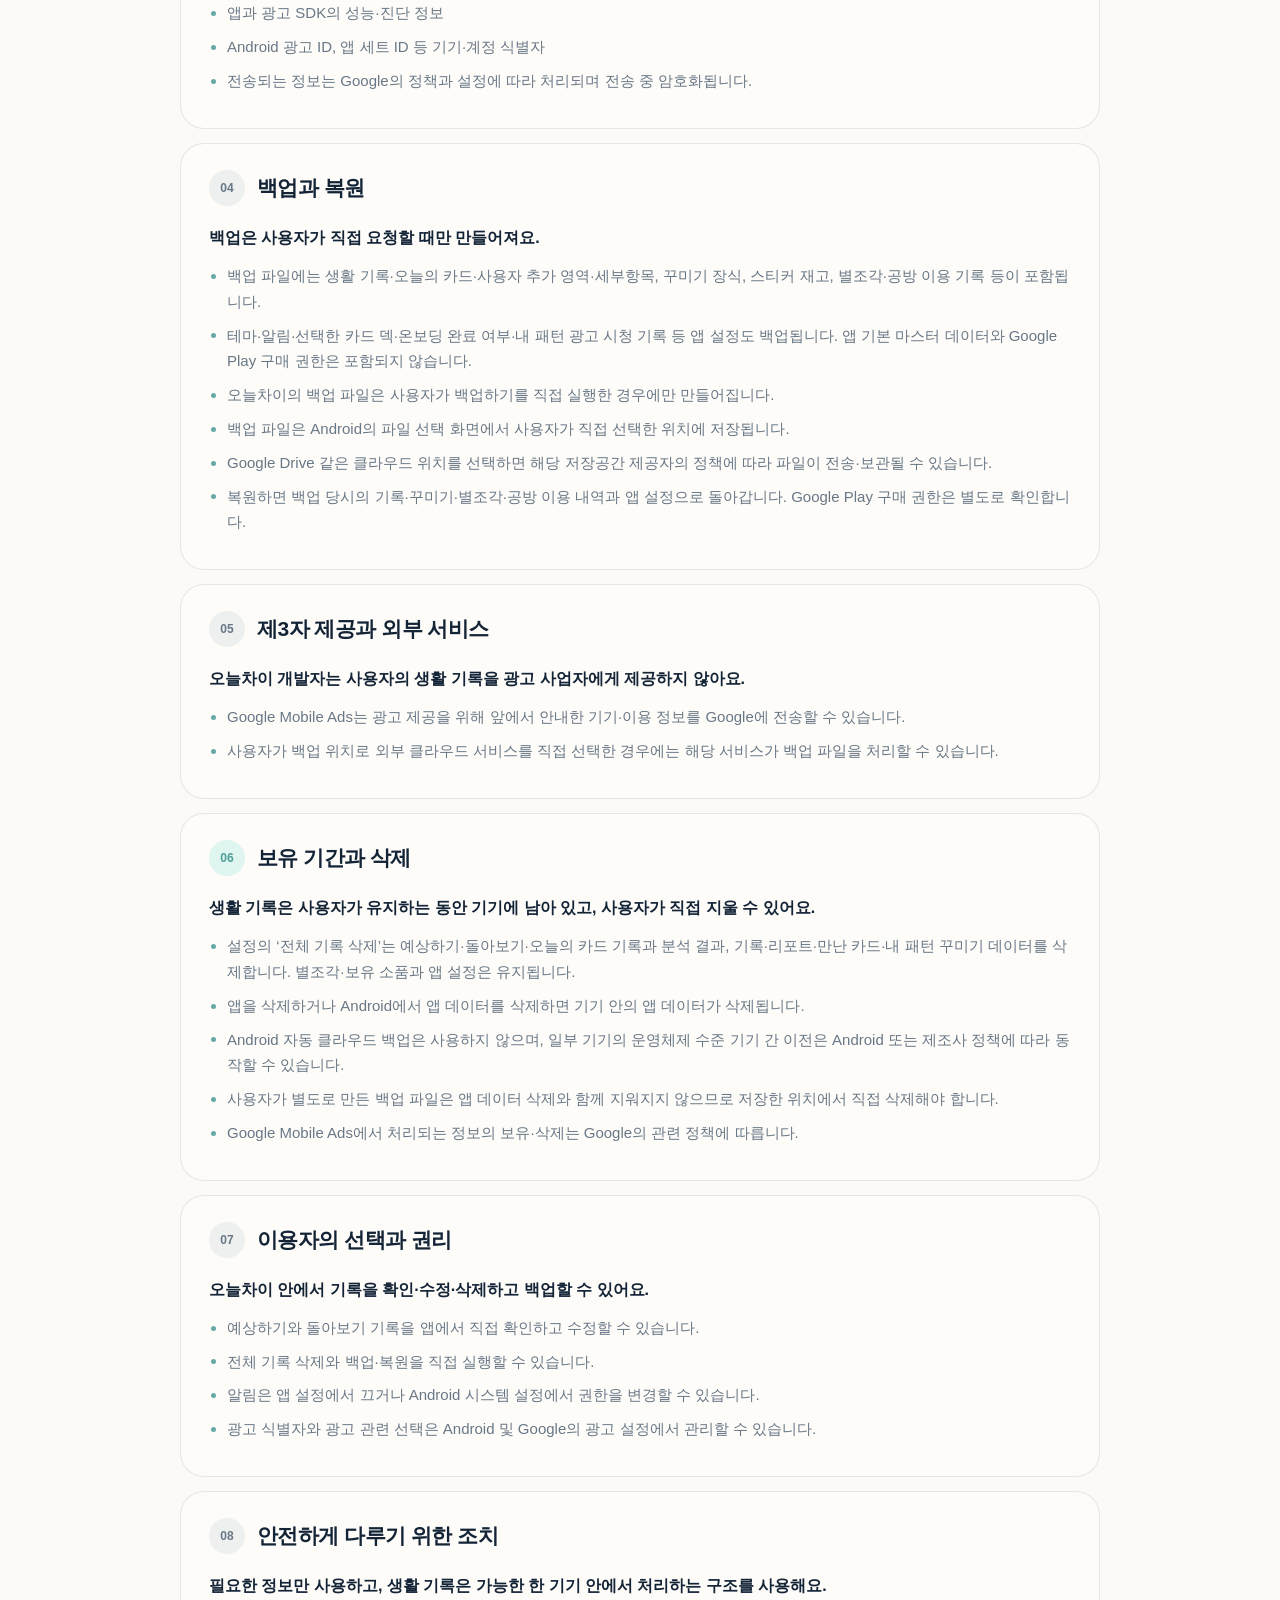
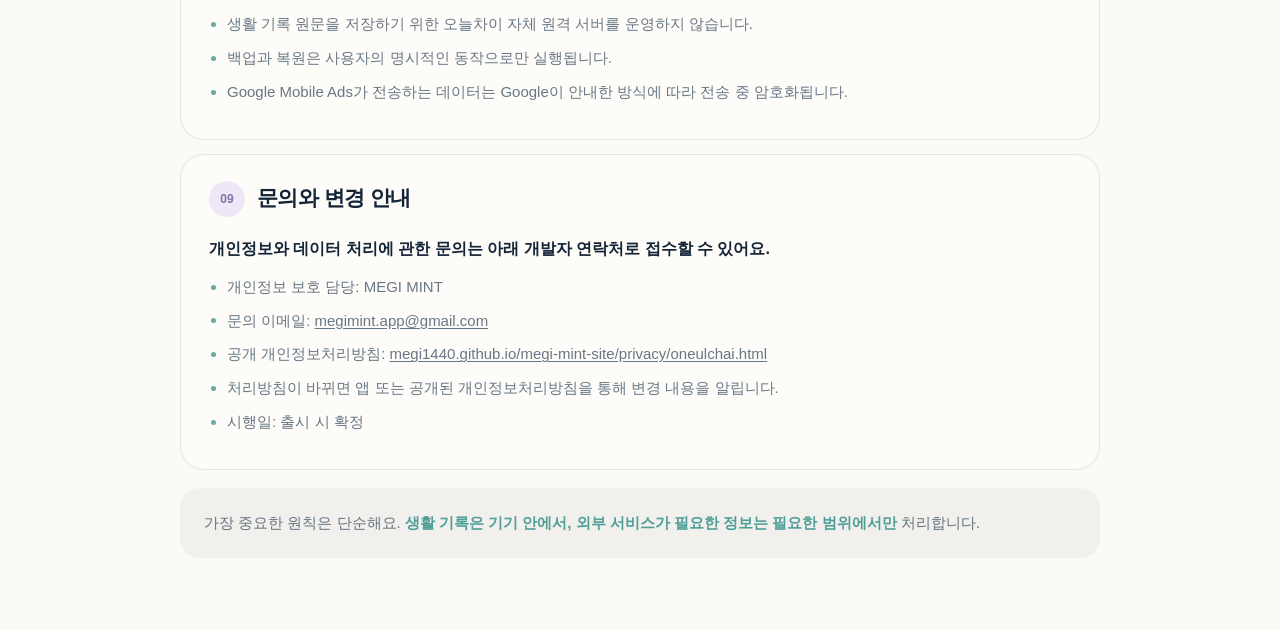
<file: apps/oneulchai/privacy/ko.html>
<!DOCTYPE html>
<html lang="ko">
<head>
  <meta charset="UTF-8">
  <meta name="viewport" content="width=device-width, initial-scale=1.0">
  <meta name="description" content="오늘차이 개인정보처리방침">
  <title>오늘차이 개인정보처리방침 | MEGI MINT</title>
  <link rel="stylesheet" href="../../../common/css/privacy.css">
</head>
<body>
  <header class="policy-header">
    <div class="policy-header__inner">
      <a class="brand" href="../../../index.html">MEGI MINT</a>
      <nav class="policy-standalone-languages" aria-label="Language"><a href="en.html">English</a> · <a href="ko.html" aria-current="page">한국어</a> · <a href="ja.html">日本語</a></nav>
    </div>
  </header>
  <main class="policy-main">
    <div class="policy-shell">
      <div id="policy-fragment">
<div class="page-title">
  <p class="eyebrow">오늘차이 · 개인정보처리방침</p>
  <h1>오늘차이 · 개인정보처리방침</h1>
</div>

<section class="policy-hero">
  <span class="hero-chip">개인정보처리방침</span>
  <h2>기록은 가까이에,<br>처리는 투명하게</h2>
  <p>오늘차이는 생활 기록을 기본적으로 기기 안에 보관하고 분석합니다. 광고처럼 외부 서비스가 필요한 부분은 무엇이 처리되는지 구분해 안내해요.</p>
  <span class="effective-date">시행일 · 출시 시 확정</span>
</section>

<section class="summary">
  <h2>한눈에 보기</h2>
  <div class="summary-grid">
    <div class="summary-card summary-card--mint">
      <span>생활 기록</span>
      <strong>기기 안에 저장</strong>
      <p>예상·돌아보기·카드 기록</p>
    </div>
    <div class="summary-card summary-card--peach">
      <span>한글 분석</span>
      <strong>기기 안에서 처리</strong>
      <p>원문을 외부 분석 서버로 보내지 않음</p>
    </div>
    <div class="summary-card summary-card--lavender">
      <span>광고</span>
      <strong>Google 서비스 이용</strong>
      <p>광고 제공에 필요한 정보만 별도 처리</p>
    </div>
  </div>
</section>

<div class="policy-list">
  <section class="policy-card tone-neutral">
    <div class="policy-card__title">
      <span class="policy-number">01</span>
      <h2>오늘차이가 처리하는 정보</h2>
    </div>
    <p class="policy-lead">기록 기능을 위해 사용자가 직접 입력하거나 앱이 생성한 정보를 처리해요.</p>
    <ul>
      <li>예상하기와 돌아보기의 기분·에너지·스트레스 점수</li>
      <li>선택한 영역과 세부항목, 사용자가 직접 추가한 영역·세부항목</li>
      <li>돌아보기의 한 줄 기록과 기기 안에서 생성한 분석 결과</li>
      <li>오늘의 카드, 카드 한 벌, 정·역방향, 카드 만남 이력</li>
      <li>테마, 알림 여부·시간, 온보딩 완료 여부 등 앱 설정</li>
    </ul>
  </section>

  <section class="policy-card tone-mint">
    <div class="policy-card__title">
      <span class="policy-number">02</span>
      <h2>생활 기록은 기기 안에서 처리해요</h2>
    </div>
    <p class="policy-lead">오늘차이는 회원가입이나 자체 서버 계정을 사용하지 않으며 Android 자동 클라우드 백업도 사용하지 않아요.</p>
    <ul>
      <li>생활 기록은 기본적으로 사용자의 기기 안에 저장됩니다.</li>
      <li>한 줄 기록의 한국어 분석과 패턴 계산도 기기 안에서 수행됩니다.</li>
      <li>오늘차이 개발자는 생활 기록 원문을 자체 서버로 전송하거나 판매하지 않습니다.</li>
    </ul>
  </section>

  <section class="policy-card tone-peach">
    <div class="policy-card__title">
      <span class="policy-number">03</span>
      <h2>Google Mobile Ads의 정보 처리</h2>
    </div>
    <p class="policy-lead">광고가 표시되는 화면에서는 Google Mobile Ads SDK가 광고 제공과 품질·보안 관리를 위해 일부 기기·이용 정보를 처리할 수 있어요.</p>
    <ul>
      <li>IP 주소(대략적인 위치 추정에 사용될 수 있음)</li>
      <li>앱 실행·탭·광고 시청 등 사용자 제품 상호작용</li>
      <li>앱과 광고 SDK의 성능·진단 정보</li>
      <li>Android 광고 ID, 앱 세트 ID 등 기기·계정 식별자</li>
      <li>전송되는 정보는 Google의 정책과 설정에 따라 처리되며 전송 중 암호화됩니다.</li>
    </ul>
  </section>

  <section class="policy-card tone-neutral">
    <div class="policy-card__title">
      <span class="policy-number">04</span>
      <h2>백업과 복원</h2>
    </div>
    <p class="policy-lead">백업은 사용자가 직접 요청할 때만 만들어져요.</p>
    <ul>
      <li>백업 파일에는 생활 기록·오늘의 카드·사용자 추가 영역·세부항목, 꾸미기 장식, 스티커 재고, 별조각·공방 이용 기록 등이 포함됩니다.</li>
      <li>테마·알림·선택한 카드 덱·온보딩 완료 여부·내 패턴 광고 시청 기록 등 앱 설정도 백업됩니다. 앱 기본 마스터 데이터와 Google Play 구매 권한은 포함되지 않습니다.</li>
      <li>오늘차이의 백업 파일은 사용자가 백업하기를 직접 실행한 경우에만 만들어집니다.</li>
      <li>백업 파일은 Android의 파일 선택 화면에서 사용자가 직접 선택한 위치에 저장됩니다.</li>
      <li>Google Drive 같은 클라우드 위치를 선택하면 해당 저장공간 제공자의 정책에 따라 파일이 전송·보관될 수 있습니다.</li>
      <li>복원하면 백업 당시의 기록·꾸미기·별조각·공방 이용 내역과 앱 설정으로 돌아갑니다. Google Play 구매 권한은 별도로 확인합니다.</li>
    </ul>
  </section>

  <section class="policy-card tone-neutral">
    <div class="policy-card__title">
      <span class="policy-number">05</span>
      <h2>제3자 제공과 외부 서비스</h2>
    </div>
    <p class="policy-lead">오늘차이 개발자는 사용자의 생활 기록을 광고 사업자에게 제공하지 않아요.</p>
    <ul>
      <li>Google Mobile Ads는 광고 제공을 위해 앞에서 안내한 기기·이용 정보를 Google에 전송할 수 있습니다.</li>
      <li>사용자가 백업 위치로 외부 클라우드 서비스를 직접 선택한 경우에는 해당 서비스가 백업 파일을 처리할 수 있습니다.</li>
    </ul>
  </section>

  <section class="policy-card tone-mint">
    <div class="policy-card__title">
      <span class="policy-number">06</span>
      <h2>보유 기간과 삭제</h2>
    </div>
    <p class="policy-lead">생활 기록은 사용자가 유지하는 동안 기기에 남아 있고, 사용자가 직접 지울 수 있어요.</p>
    <ul>
      <li>설정의 ‘전체 기록 삭제’는 예상하기·돌아보기·오늘의 카드 기록과 분석 결과, 기록·리포트·만난 카드·내 패턴 꾸미기 데이터를 삭제합니다. 별조각·보유 소품과 앱 설정은 유지됩니다.</li>
      <li>앱을 삭제하거나 Android에서 앱 데이터를 삭제하면 기기 안의 앱 데이터가 삭제됩니다.</li>
      <li>Android 자동 클라우드 백업은 사용하지 않으며, 일부 기기의 운영체제 수준 기기 간 이전은 Android 또는 제조사 정책에 따라 동작할 수 있습니다.</li>
      <li>사용자가 별도로 만든 백업 파일은 앱 데이터 삭제와 함께 지워지지 않으므로 저장한 위치에서 직접 삭제해야 합니다.</li>
      <li>Google Mobile Ads에서 처리되는 정보의 보유·삭제는 Google의 관련 정책에 따릅니다.</li>
    </ul>
  </section>

  <section class="policy-card tone-neutral">
    <div class="policy-card__title">
      <span class="policy-number">07</span>
      <h2>이용자의 선택과 권리</h2>
    </div>
    <p class="policy-lead">오늘차이 안에서 기록을 확인·수정·삭제하고 백업할 수 있어요.</p>
    <ul>
      <li>예상하기와 돌아보기 기록을 앱에서 직접 확인하고 수정할 수 있습니다.</li>
      <li>전체 기록 삭제와 백업·복원을 직접 실행할 수 있습니다.</li>
      <li>알림은 앱 설정에서 끄거나 Android 시스템 설정에서 권한을 변경할 수 있습니다.</li>
      <li>광고 식별자와 광고 관련 선택은 Android 및 Google의 광고 설정에서 관리할 수 있습니다.</li>
    </ul>
  </section>

  <section class="policy-card tone-neutral">
    <div class="policy-card__title">
      <span class="policy-number">08</span>
      <h2>안전하게 다루기 위한 조치</h2>
    </div>
    <p class="policy-lead">필요한 정보만 사용하고, 생활 기록은 가능한 한 기기 안에서 처리하는 구조를 사용해요.</p>
    <ul>
      <li>생활 기록 원문을 저장하기 위한 오늘차이 자체 원격 서버를 운영하지 않습니다.</li>
      <li>백업과 복원은 사용자의 명시적인 동작으로만 실행됩니다.</li>
      <li>Google Mobile Ads가 전송하는 데이터는 Google이 안내한 방식에 따라 전송 중 암호화됩니다.</li>
    </ul>
  </section>

  <section class="policy-card tone-lavender">
    <div class="policy-card__title">
      <span class="policy-number">09</span>
      <h2>문의와 변경 안내</h2>
    </div>
    <p class="policy-lead">개인정보와 데이터 처리에 관한 문의는 아래 개발자 연락처로 접수할 수 있어요.</p>
    <ul>
      <li>개인정보 보호 담당: MEGI MINT</li>
      <li>문의 이메일: <a href="mailto:megimint.app@gmail.com">megimint.app@gmail.com</a></li>
      <li>공개 개인정보처리방침: <a href="https://megi1440.github.io/megi-mint-site/privacy/oneulchai.html">megi1440.github.io/megi-mint-site/privacy/oneulchai.html</a></li>
      <li>처리방침이 바뀌면 앱 또는 공개된 개인정보처리방침을 통해 변경 내용을 알립니다.</li>
      <li>시행일: 출시 시 확정</li>
    </ul>
  </section>
</div>

<aside class="principle">
  가장 중요한 원칙은 단순해요. 
  <strong>생활 기록은 기기 안에서, 외부 서비스가 필요한 정보는 필요한 범위에서만</strong>
   처리합니다.
</aside>
      </div>
    </div>
  </main>
</body>
</html>
</file>
<file: common/css/style.css>
:root {
  --bg: #faf8f3;
  --surface: #fffdf9;
  --ink: #152235;
  --muted: #687487;
  --soft: #8d98a9;
  --line: rgba(21, 34, 53, 0.12);
  --line-strong: rgba(21, 34, 53, 0.2);
  --max: 1500px;
  --radius: 30px;
}
* { box-sizing: border-box; }
html { scroll-behavior: smooth; }
body {
  margin: 0;
  background: var(--bg);
  color: var(--ink);
  font-family: Pretendard, "Noto Sans KR", "Malgun Gothic", Arial, sans-serif;
  -webkit-font-smoothing: antialiased;
  text-rendering: optimizeLegibility;
}
a { color: inherit; text-decoration: none; }
button, a { -webkit-tap-highlight-color: transparent; }
:focus-visible { outline: 2px solid rgba(73, 199, 183, .72); outline-offset: 4px; }
#apps, #about, #contact { scroll-margin-top: 78px; }
img { display: block; max-width: 100%; }
.shell { width: min(calc(100% - 96px), var(--max)); margin: 0 auto; }

.site-header {
  position: sticky;
  top: 0;
  z-index: 20;
  background: rgba(250, 248, 243, 0.82);
  backdrop-filter: blur(16px);
  -webkit-backdrop-filter: blur(16px);
  border-bottom: 1px solid transparent;
  transition: background 220ms ease, border-color 220ms ease, box-shadow 220ms ease;
}
.site-header.is-scrolled {
  background: rgba(250, 248, 243, 0.94);
  border-bottom-color: rgba(21, 34, 53, 0.07);
  box-shadow: 0 8px 28px rgba(28, 38, 53, 0.035);
}
.header-inner {
  min-height: 78px;
  display: flex;
  align-items: center;
  justify-content: space-between;
  gap: 32px;
}
.brand {
  display: inline-flex;
  align-items: center;
  gap: 13px;
  font-size: 19px;
  font-weight: 800;
  letter-spacing: 0.035em;
}
.brand-mark { width: 49px; height: 34px; object-fit: cover; object-position: 50% 50%; transition: transform 220ms ease; }
.brand:hover .brand-mark { transform: translateY(-1px) scale(1.025); }
.main-nav { display: flex; gap: 34px; font-size: 14px; font-weight: 700; }
.main-nav a { position: relative; padding: 8px 0; }
.main-nav a::after {
  content: "";
  position: absolute;
  left: 0;
  right: 100%;
  bottom: 2px;
  height: 1px;
  background: linear-gradient(90deg, #62cfbd, #a696ef 52%, #f3aa8d);
  transition: right 220ms cubic-bezier(.2,.75,.25,1);
}
.main-nav a:hover::after, .main-nav a:focus-visible::after { right: 0; }
.footer-email, .text-link { transition: color 180ms ease, opacity 180ms ease; }
.footer-email:hover, .text-link:hover { color: var(--ink); }

.hero { border-bottom: 1px solid var(--line); overflow: hidden; }
.hero-inner {
  min-height: 500px;
  display: grid;
  grid-template-columns: minmax(560px, .78fr) minmax(620px, 1.22fr);
  align-items: center;
  gap: 12px;
  position: relative;
}
.hero-copy { position: relative; z-index: 3; padding: 56px 0 66px; }
.hero-copy .eyebrow { animation: heroRise 620ms 70ms both cubic-bezier(.2,.72,.25,1); }
.hero-copy h1 { animation: heroRise 720ms 140ms both cubic-bezier(.2,.72,.25,1); }
.hero-text { animation: heroRise 720ms 220ms both cubic-bezier(.2,.72,.25,1); }
.scroll-link { animation: heroRise 720ms 300ms both cubic-bezier(.2,.72,.25,1); }
.eyebrow {
  margin: 0 0 20px;
  color: #8994a7;
  font-size: 13px;
  font-weight: 800;
  letter-spacing: 0.34em;
}
.hero h1 {
  margin: 0;
  font-size: clamp(58px, 4.25vw, 76px);
  line-height: 1.1;
  letter-spacing: -0.058em;
  font-weight: 800;
}
.hero h1 span { display: block; white-space: nowrap; }
.hero-text {
  margin: 24px 0 30px;
  color: var(--muted);
  font-size: 18px;
  line-height: 1.82;
  letter-spacing: -0.02em;
}
.scroll-link { display: inline-flex; align-items: center; gap: 12px; font-size: 14px; font-weight: 750; }
.scroll-icon {
  width: 42px;
  height: 42px;
  display: grid;
  place-items: center;
  border: 1px solid rgba(21, 34, 53, 0.34);
  border-radius: 999px;
  transition: transform 180ms ease, background 180ms ease;
}
.scroll-link:hover .scroll-icon { transform: translateY(3px); background: #fff; }
.hero-art { position: relative; min-height: 500px; align-self: stretch; pointer-events: none; }
.hero-art img {
  position: absolute;
  z-index: 2;
  width: 940px;
  max-width: none;
  right: -220px;
  top: 50%;
  transform: translateY(-50%) scale(1.06);
  filter: saturate(.93);
  animation: heroArtIn 950ms 120ms both cubic-bezier(.18,.78,.22,1);
}
.hero-halo {
  position: absolute;
  width: 960px;
  height: 560px;
  right: -180px;
  top: 50%;
  transform: translateY(-50%);
  background:
    radial-gradient(circle at 28% 36%, rgba(110, 224, 203, .22), transparent 34%),
    radial-gradient(circle at 63% 44%, rgba(169, 154, 240, .18), transparent 38%),
    radial-gradient(circle at 82% 42%, rgba(255, 184, 159, .23), transparent 34%);
  filter: blur(28px);
  border-radius: 50%;
  animation: haloIn 1100ms 180ms both ease-out;
}

.apps-section { padding: 78px 0 86px; border-bottom: 1px solid var(--line); }
.apps-heading {
  max-width: 560px;
  margin-bottom: 34px;
}
.apps-heading .eyebrow { margin-bottom: 16px; }
.apps-heading h2, .about-grid h2 {
  margin: 0;
  font-size: 48px;
  line-height: 1.12;
  letter-spacing: -0.048em;
}
.apps-intro {
  margin: 18px 0 0;
  color: var(--muted);
  font-size: 16px;
  line-height: 1.78;
}
.apps-meta {
  padding: 0 2px 14px;
  border-bottom: 1px solid var(--line);
  display: flex;
  justify-content: space-between;
  gap: 24px;
  color: #8e98a8;
  font-size: 11px;
  font-weight: 800;
  letter-spacing: .16em;
}
.app-grid {
  display: grid;
  grid-template-columns: repeat(4, minmax(0, 1fr));
  gap: 28px;
  width: 100%;
  padding-top: 26px;
}

.mobile-app-list { display: none; }
.app-card {
  position: relative;
  overflow: hidden;
  min-height: 500px;
  padding: 26px;
  display: flex;
  flex-direction: column;
  border: 1px solid var(--line);
  border-radius: 24px;
  background: rgba(255, 253, 249, .86);
  box-shadow: 0 16px 42px rgba(39, 48, 66, .04);
  transition: transform 260ms cubic-bezier(.2,.75,.25,1), box-shadow 260ms ease, border-color 260ms ease;
}
.app-card::before {
  content: "";
  position: absolute;
  inset: 0 auto auto 0;
  width: 100%;
  height: 2px;
  background: linear-gradient(90deg, rgba(99,207,190,.9), rgba(169,151,238,.82), rgba(244,171,141,.9));
  transform: scaleX(0);
  transform-origin: left;
  opacity: .72;
  transition: transform 320ms cubic-bezier(.2,.75,.25,1);
}
.app-card:hover::before { transform: scaleX(1); }
.app-card:hover {
  transform: translateY(-4px);
  border-color: var(--line-strong);
  box-shadow: 0 24px 54px rgba(39, 48, 66, .075);
}
.app-number { color: #aeb7c5; font-size: 18px; font-weight: 700; }
.app-icon-wrap {
  width: 148px;
  height: 148px;
  margin: 16px 0 14px;
  border-radius: 32px;
  overflow: hidden;
  background: #fbf8f0;
}
.app-icon { width: 100%; height: 100%; object-fit: cover; transition: transform 320ms cubic-bezier(.2,.75,.25,1); }
.app-card:hover .app-icon { transform: scale(1.035); }
.app-copy { margin-top: 2px; }
.app-kicker { margin: 0 0 7px; color: #a0a9b8; font-size: 9px; font-weight: 800; letter-spacing: .16em; }
.app-copy h3 { margin: 0; font-size: 29px; line-height: 1.18; letter-spacing: -0.048em; }
.app-name-en { display: block; margin-top: 3px; color: #8d98aa; font-size: 13px; }
.app-tagline { margin: 18px 0 0; font-size: 17px; line-height: 1.52; font-weight: 750; letter-spacing: -0.026em; }
.app-description { margin: 11px 0 0; color: var(--muted); font-size: 12px; line-height: 1.72; }
.app-actions { margin-top: auto; padding-top: 22px; display: flex; align-items: center; justify-content: space-between; gap: 14px; }
.app-link { display: inline-flex; align-items: center; gap: 8px; font-size: 13px; font-weight: 800; }
.app-link span { font-size: 15px; transition: transform 180ms ease; }
.app-link:hover span { transform: translate(3px, -3px); }
.text-link { position: relative; color: #8993a3; font-size: 12px; }
.text-link::after {
  content: "";
  position: absolute;
  left: 0;
  right: 100%;
  bottom: -4px;
  height: 1px;
  background: currentColor;
  transition: right 200ms ease;
}
.text-link:hover::after { right: 0; }

.about-section { padding: 82px 0 92px; }
.about-grid { display: grid; grid-template-columns: .7fr 1.3fr; gap: 100px; align-items: start; }
.about-copy { max-width: 850px; }
.about-lead { margin: 0; font-size: clamp(36px, 3vw, 50px); line-height: 1.38; letter-spacing: -0.052em; font-weight: 770; }
.about-copy > p:last-child { margin: 24px 0 0; max-width: 720px; color: var(--muted); font-size: 16px; line-height: 1.86; }

.site-footer { border-top: 1px solid var(--line); padding: 48px 0 54px; }
.footer-inner { display: flex; justify-content: space-between; align-items: flex-end; gap: 64px; }
.brand-small { font-size: 16px; }
.brand-small .brand-mark { width: 43px; height: 30px; }
.footer-brand p { margin: 12px 0 0; color: #929baa; font-size: 13px; }
.footer-contact { display: flex; flex-direction: column; align-items: flex-end; }
.footer-label { margin: 0 0 8px; color: #99a2b1; font-size: 10px; font-weight: 800; letter-spacing: .18em; }
.footer-email { position: relative; color: #626d7d; font-size: 15px; font-weight: 650; }
.footer-email::after {
  content: "";
  position: absolute;
  left: 0;
  right: 100%;
  bottom: -4px;
  height: 1px;
  background: linear-gradient(90deg, #62cfbd, #a696ef, #f3aa8d);
  transition: right 220ms ease;
}
.footer-email:hover::after { right: 0; }
.copyright { margin: 12px 0 0; color: #969fac; font-size: 12px; }

.page-shell { min-height: 72vh; display: grid; place-items: center; padding: 120px 24px; }
.placeholder-card { width: min(680px, 100%); padding: 50px; border: 1px solid var(--line); border-radius: 28px; background: var(--surface); }
.placeholder-card h1 { margin: 12px 0 14px; font-size: 42px; letter-spacing: -0.04em; }
.placeholder-card p { color: var(--muted); line-height: 1.8; }
.placeholder-card a { display: inline-block; margin-top: 18px; font-weight: 750; }


/* Progressive motion: applied only when JavaScript is available. */
.js .reveal-target {
  opacity: 0;
  transform: translateY(18px);
  transition: opacity 620ms ease var(--reveal-delay, 0ms), transform 620ms cubic-bezier(.2,.72,.25,1) var(--reveal-delay, 0ms);
}
.js .reveal-target.is-visible {
  opacity: 1;
  transform: translateY(0);
}

@keyframes heroRise {
  from { opacity: 0; transform: translateY(14px); }
  to { opacity: 1; transform: translateY(0); }
}
@keyframes heroArtIn {
  from { opacity: 0; transform: translateY(-48%) scale(.995); }
  to { opacity: 1; transform: translateY(-50%) scale(1.06); }
}
@keyframes haloIn {
  from { opacity: 0; transform: translateY(-50%) scale(.94); }
  to { opacity: 1; transform: translateY(-50%) scale(1); }
}

@media (max-width: 1280px) {
  .shell { width: min(calc(100% - 64px), var(--max)); }
  .hero-inner { grid-template-columns: minmax(480px, .85fr) minmax(480px, 1.15fr); }
  .hero h1 { font-size: clamp(52px, 4.7vw, 66px); }
  .hero-art img { width: 820px; right: -220px; }
  .hero-halo { width: 840px; right: -190px; }
  .app-grid { grid-template-columns: repeat(3, minmax(0, 1fr)); }
}

@media (max-width: 940px) {
  .hero-inner { grid-template-columns: 1fr; min-height: auto; }
  .hero-copy { padding: 72px 0 10px; }
  .hero h1 span { white-space: normal; }
  .hero-art { min-height: 320px; }
  .hero-art img { width: 700px; right: -190px; }
  .hero-halo { width: 720px; height: 420px; right: -180px; }
  .about-grid { grid-template-columns: 1fr; gap: 30px; }
  .apps-intro { max-width: 560px; }
  .app-grid { grid-template-columns: repeat(2, minmax(0, 1fr)); }
  .about-copy { max-width: 780px; }
}


/* Desktop/tablet app archive columns */
@media (min-width: 1400px) {
  .app-grid {
    grid-template-columns: repeat(4, minmax(0, 1fr));
  }
}
@media (min-width: 1000px) and (max-width: 1399px) {
  .app-grid {
    grid-template-columns: repeat(3, minmax(0, 1fr));
  }
}
@media (min-width: 701px) and (max-width: 999px) {
  .app-grid {
    grid-template-columns: repeat(2, minmax(0, 1fr));
  }
}

@media (max-width: 700px) {
  .shell { width: min(calc(100% - 30px), var(--max)); }
  #apps, #about, #contact { scroll-margin-top: 62px; }

  .header-inner { min-height: 60px; gap: 10px; }
  .brand { gap: 7px; font-size: 12.5px; letter-spacing: .02em; white-space: nowrap; }
  .brand-mark { width: 32px; height: 22px; }
  .main-nav { gap: 11px; font-size: 10px; white-space: nowrap; }
  .main-nav a { padding: 7px 0; }

  .hero-inner { display: block; }
  .hero-copy { padding: 38px 0 8px; }
  .eyebrow { margin-bottom: 12px; font-size: 9.5px; letter-spacing: .28em; }
  .hero h1 { max-width: 100%; font-size: 34px; line-height: 1.1; letter-spacing: -0.052em; }
  .hero h1 span { white-space: normal; }
  .hero-text { max-width: 330px; margin: 17px 0 21px; font-size: 13.5px; line-height: 1.68; }
  .desktop-break { display: none; }
  .scroll-link { gap: 9px; font-size: 11.5px; }
  .scroll-icon { width: 34px; height: 34px; }
  .hero-art { min-height: 160px; }
  .hero-art img { width: 430px; right: -140px; top: 49%; transform: translateY(-50%) scale(1.02); }
  .hero-halo { width: 470px; height: 235px; right: -150px; filter: blur(20px); }

  .apps-section { padding: 44px 0 50px; }
  .apps-heading { max-width: 100%; margin-bottom: 22px; }
  .apps-heading .eyebrow { margin-bottom: 10px; }
  .apps-heading h2, .about-grid h2 { font-size: 28px; line-height: 1.14; }
  .apps-intro { margin-top: 11px; font-size: 13px; line-height: 1.65; }
  .apps-intro br { display: none; }
  .apps-meta { padding: 0 0 10px; font-size: 8.5px; letter-spacing: .14em; }

  .app-grid { display: none; }
  .mobile-app-list {
    display: grid;
    gap: 10px;
    width: 100%;
    padding-top: 10px;
  }
  .mobile-app-row {
    position: relative;
    min-height: 88px;
    width: 100%;
    padding: 12px 13px;
    display: grid;
    grid-template-columns: 64px minmax(0, 1fr) 22px;
    align-items: center;
    gap: 13px;
    overflow: hidden;
    border: 1px solid rgba(31, 46, 66, .055);
    border-radius: 17px;
    background: rgba(255, 253, 249, .94);
    box-shadow: 0 7px 24px rgba(35, 45, 62, .028);
    transition: transform 170ms ease, box-shadow 170ms ease;
  }
  .mobile-app-row::before {
    content: "";
    position: absolute;
    inset: 0;
    z-index: 0;
    background: linear-gradient(110deg, var(--app-accent-1, #FFF4D8) 0%, rgba(255,255,255,.96) 48%, var(--app-accent-2, #EEE9FF) 100%);
    opacity: .42;
    pointer-events: none;
  }
  .mobile-app-row > * { position: relative; z-index: 1; }
  .mobile-app-row:active {
    transform: scale(.995);
    box-shadow: 0 3px 14px rgba(35, 45, 62, .03);
  }
  .mobile-app-icon-wrap {
    width: 64px;
    height: 64px;
    display: grid;
    place-items: center;
    overflow: hidden;
    border-radius: 17px;
    background: rgba(255,255,255,.78);
    box-shadow: 0 4px 14px rgba(42, 52, 70, .035);
  }
  .mobile-app-icon { width: 100%; height: 100%; object-fit: cover; }
  .mobile-app-copy { min-width: 0; display: flex; flex-direction: column; gap: 3px; }
  .mobile-app-copy strong {
    overflow: hidden;
    color: var(--ink);
    font-size: 17px;
    line-height: 1.28;
    letter-spacing: -0.035em;
    text-overflow: ellipsis;
    white-space: nowrap;
  }
  .mobile-app-copy span {
    overflow: hidden;
    color: #8a95a6;
    font-size: 11.5px;
    line-height: 1.3;
    text-overflow: ellipsis;
    white-space: nowrap;
  }
  .mobile-app-chevron {
    color: #8d97a6;
    font-family: Arial, sans-serif;
    font-size: 26px;
    font-weight: 300;
    line-height: 1;
    text-align: right;
    transform: translateY(-1px);
  }

  .about-section { padding: 48px 0 54px; }
  .about-grid { gap: 18px; }
  .about-title .eyebrow { margin-bottom: 10px; }
  .about-lead { font-size: 22px; line-height: 1.42; letter-spacing: -0.042em; }
  .about-lead br { display: none; }
  .about-copy > p:last-child { margin-top: 14px; font-size: 13px; line-height: 1.72; }

  .site-footer { padding: 30px 0 34px; }
  .footer-inner { align-items: flex-start; flex-direction: column; gap: 22px; }
  .footer-contact { align-items: flex-start; }
  .brand-small { font-size: 12.5px; }
  .brand-small .brand-mark { width: 32px; height: 22px; }
  .footer-brand p { margin-top: 8px; font-size: 11px; }
  .footer-label { margin-bottom: 6px; font-size: 8.5px; }
  .footer-email { font-size: 13px; }
  .copyright { margin-top: 8px; font-size: 10px; }
}

@media (max-width: 470px) {
  .shell { width: min(calc(100% - 28px), var(--max)); }
  .header-inner { min-height: 58px; gap: 8px; }
  .brand { font-size: 12px; }
  .brand-mark { width: 30px; height: 21px; }
  .main-nav { gap: 9px; font-size: 9.5px; }

  .hero-copy { padding-top: 34px; }
  .hero h1 { max-width: 100%; font-size: 32px; }
  .hero-text { max-width: 318px; font-size: 13px; }
  .hero-art { min-height: 150px; }
  .hero-art img { width: 410px; right: -138px; }
  .hero-halo { width: 445px; height: 220px; right: -145px; }

  .apps-section { padding-top: 40px; }
  .apps-heading h2, .about-grid h2 { font-size: 27px; }
  .apps-intro { font-size: 12.5px; }
  .mobile-app-row { min-height: 84px; grid-template-columns: 60px minmax(0,1fr) 20px; gap: 12px; padding: 11px 12px; border-radius: 16px; }
  .mobile-app-icon-wrap { width: 60px; height: 60px; border-radius: 16px; }
  .mobile-app-copy strong { font-size: 16.5px; }
  .mobile-app-copy span { font-size: 11px; }
  .mobile-app-chevron { font-size: 24px; }

  .about-section { padding: 44px 0 50px; }
  .about-lead { font-size: 21px; line-height: 1.42; }
  .about-copy > p:last-child { font-size: 12.5px; }
}

@media (max-width: 360px) {
  .shell { width: min(calc(100% - 24px), var(--max)); }
  .brand { font-size: 11.5px; }
  .brand-mark { width: 28px; height: 20px; }
  .main-nav { gap: 7px; font-size: 9px; }
  .hero h1 { max-width: 300px; font-size: 31px; }
  .hero-art img { width: 390px; right: -148px; }
  .mobile-app-row { grid-template-columns: 56px minmax(0,1fr) 18px; gap: 10px; padding-left: 10px; padding-right: 10px; border-radius: 15px; }
  .mobile-app-icon-wrap { width: 56px; height: 56px; border-radius: 15px; }
  .mobile-app-copy strong { font-size: 16px; }
  .about-lead { font-size: 20px; }
}

@media (prefers-reduced-motion: reduce) {
  html { scroll-behavior: auto; }
  *, *::before, *::after { transition: none !important; animation: none !important; }
  .js .reveal-target { opacity: 1; transform: none; }
}

.apps-noscript { margin: 26px 0 0; color: var(--muted); font-size: 14px; }
</file>
<file: common/css/i18n.css>
/* Site-wide language selector. Shared by the home, detail and policy headers. */
.mm-header-actions { display: flex; align-items: center; justify-content: flex-end; gap: 20px; min-width: 0; }
.mm-language-control { position: relative; display: inline-flex; flex: 0 0 auto; align-items: center; }
.mm-language-select {
  appearance: auto;
  -webkit-appearance: auto;
  width: 113px;
  height: 36px;
  margin: 0;
  padding: 0 6px;
  border: 1px solid rgba(21, 34, 53, .18);
  border-radius: 9px;
  background: rgba(255, 253, 249, .9);
  color: #263649;
  font-family: inherit;
  font-size: 12px;
  font-weight: 700;
  line-height: 1.2;
  cursor: pointer;
}
.mm-language-select:hover { border-color: rgba(21, 34, 53, .35); }
.mm-language-select:focus-visible { outline: 2px solid #5cbfaf; outline-offset: 2px; }
.mm-sr-only {
  position: absolute; width: 1px; height: 1px; padding: 0; margin: -1px;
  overflow: hidden; clip: rect(0, 0, 0, 0); white-space: nowrap; border: 0;
}
/* Keep the language selector at the same horizontal position while menu words change length. */
@media (min-width: 701px) {
  .main-nav { width: 370px; justify-content: space-between; }
}
@media (max-width: 700px) {
  .mm-header-actions { gap: 10px; }
  .mm-language-select { width: 88px; height: 30px; padding: 0 3px; font-size: 11px; border-radius: 7px; }
}
@media (max-width: 470px) {
  .main-nav { align-items: center; gap: 7px; }
  .mm-header-actions { gap: 7px; }
  .mm-language-select { width: 77px; height: 28px; font-size: 10px; }
}
@media (max-width: 360px) {
  .main-nav { gap: 5px; }
  .header-inner { gap: 5px; }
  .mm-language-select { width: 72px; font-size: 9.5px; }
}
</file>
<file: apps/oneulchai/detail.css>
:root {
  --oc-bg:#faf8f3;--oc-ink:#253133;--oc-muted:#6f7d80;--oc-mint:#dff1ee;--oc-mint-strong:#468e91;--oc-peach:#f8e7df;--oc-peach-strong:#ad6d55;--oc-lavender:#eee8f7;--oc-blue:#e8f0f2;--oc-line:rgba(55,77,78,.10);--oc-max:1240px;
}
.oneulchai-detail-page{background:var(--oc-bg);color:var(--oc-ink)}
.oc-header{background:rgba(250,248,243,.9)}
.oc-home-link{color:#69777d;font-size:13px;font-weight:750;transition:color .18s ease}.oc-home-link:hover{color:var(--oc-ink)}
.oc-page{overflow:hidden}.oc-shell{width:min(calc(100% - 72px),var(--oc-max));margin:0 auto}.oc-section{position:relative;border-bottom:1px solid rgba(49,66,67,.075)}.oc-section--compact{border-bottom:0}
.oc-eyebrow{margin:0 0 12px;color:#7e8f95;font-size:10px;font-weight:800;letter-spacing:.22em}.oc-number{display:inline-grid;place-items:center;min-width:40px;height:30px;margin-bottom:18px;padding:0 12px;border-radius:999px;background:rgba(255,255,255,.78);color:#7f8b90;border:1px solid var(--oc-line);font-size:11px;font-weight:800;letter-spacing:.08em}
.oc-hero{min-height:720px;background:radial-gradient(circle at 75% 12%,rgba(197,183,248,.25),transparent 30%),radial-gradient(circle at 86% 56%,rgba(255,196,163,.22),transparent 32%),radial-gradient(circle at 58% 33%,rgba(145,228,209,.22),transparent 33%),var(--oc-bg)}
.oc-hero-grid{min-height:720px;display:grid;grid-template-columns:.86fr 1.14fr;align-items:center;gap:62px;padding:80px 0 76px}.oc-hero-copy{position:relative;z-index:3}.oc-symbol{width:112px;height:112px;margin-bottom:24px;object-fit:contain}.oc-hero h1{margin:0;font-size:clamp(58px,5.2vw,78px);line-height:1;letter-spacing:-.06em}.oc-subtitle{margin:18px 0 0;color:#526165;font-size:19px;line-height:1.5;font-weight:700;letter-spacing:-.035em}.oc-hero-lead{margin:24px 0 0;color:var(--oc-muted);font-size:16px;line-height:1.85;letter-spacing:-.025em}
.oc-hero-visual{position:relative;min-height:600px}.oc-hero-glow{position:absolute;inset:8% -8% 7% 0;border-radius:50%;background:radial-gradient(circle at 35% 45%,rgba(135,223,208,.29),transparent 42%),radial-gradient(circle at 70% 38%,rgba(245,172,145,.25),transparent 36%),radial-gradient(circle at 64% 66%,rgba(176,158,239,.23),transparent 36%);filter:blur(30px)}
.oc-device,.oc-mini-screen{background:#fffefa;border:1px solid rgba(42,60,61,.1);box-shadow:0 24px 70px rgba(43,57,63,.12)}.oc-device{position:absolute;z-index:4;left:50%;top:50%;width:342px;height:608px;transform:translate(-50%,-50%) rotate(-1deg);overflow:hidden;border-radius:42px;padding:8px;transition:transform .35s cubic-bezier(.2,.75,.25,1),box-shadow .35s ease}.oc-device:hover{transform:translate(-50%,-52%) rotate(-.3deg);box-shadow:0 34px 90px rgba(43,57,63,.16)}.oc-device img{width:100%;height:100%;object-fit:cover;object-position:top center;border-radius:34px}.oc-mini-screen{position:absolute;z-index:2;top:50%;width:232px;height:452px;overflow:hidden;border-radius:32px;opacity:.75;transition:transform .35s ease,opacity .35s ease}.oc-mini-screen img{width:100%;height:100%;object-fit:cover;object-position:top center;filter:saturate(.88)}.oc-mini-screen--left{left:4%;transform:translateY(-47%) rotate(-7deg)}.oc-mini-screen--right{right:2%;transform:translateY(-51%) rotate(7deg)}.oc-hero-visual:hover .oc-mini-screen--left{transform:translate(-10px,-49%) rotate(-9deg);opacity:.9}.oc-hero-visual:hover .oc-mini-screen--right{transform:translate(10px,-53%) rotate(9deg);opacity:.9}
.oc-feature-rail{margin-top:-34px;z-index:8}.oc-feature-grid{display:grid;grid-template-columns:repeat(4,1fr);gap:14px;padding:20px;border-radius:28px;background:rgba(255,253,249,.88);border:1px solid rgba(55,77,78,.08);box-shadow:0 16px 54px rgba(48,58,66,.075);backdrop-filter:blur(18px)}.oc-feature-item{min-height:128px;padding:19px;border-radius:22px;display:grid;grid-template-columns:46px 1fr;grid-template-rows:auto auto;column-gap:12px;align-content:center;transition:transform .22s ease,box-shadow .22s ease}.oc-feature-item:hover{transform:translateY(-4px);box-shadow:0 14px 28px rgba(45,60,62,.08)}.oc-feature-item img{width:46px;height:46px;object-fit:contain;grid-row:1/span 2}.oc-feature-item strong{align-self:end;font-size:17px;letter-spacing:-.03em}.oc-feature-item span{margin-top:4px;color:var(--oc-muted);font-size:11px;line-height:1.55}.oc-tone-mint{background:rgba(224,244,239,.68)}.oc-tone-peach{background:rgba(249,232,223,.72)}.oc-tone-blue{background:rgba(231,241,243,.72)}.oc-tone-lavender{background:rgba(239,233,248,.74)}
.oc-story,.oc-records,.oc-pattern,.oc-discovery,.oc-reminder,.oc-privacy{padding:112px 0}.oc-story--predict{background:linear-gradient(180deg,rgba(238,248,245,.58),rgba(250,248,243,0) 84%)}.oc-story--review{background:linear-gradient(180deg,rgba(250,239,233,.52),rgba(250,248,243,0) 84%)}.oc-story-grid{display:grid;grid-template-columns:.82fr 1.18fr;align-items:center;gap:86px}.oc-story-grid--reverse{grid-template-columns:1.18fr .82fr}.oc-story-copy{max-width:510px}.oc-story-icon,.oc-reminder-icon{width:66px;height:66px;margin-bottom:18px;object-fit:contain}.oc-story-copy h2,.oc-section-heading h2,.oc-pattern-heading h2,.oc-discovery-copy h2,.oc-reminder-copy h2,.oc-privacy-heading h2{margin:0;font-size:clamp(36px,3.35vw,50px);line-height:1.22;letter-spacing:-.05em}.oc-story-copy>p:last-of-type,.oc-section-heading>p:last-child,.oc-pattern-heading>p:last-child,.oc-discovery-copy>p:last-of-type,.oc-reminder-copy>p:last-of-type,.oc-privacy-heading>p:last-child{margin:22px 0 0;color:var(--oc-muted);font-size:15px;line-height:1.82;letter-spacing:-.025em}
.oc-state-row{display:flex;flex-wrap:wrap;gap:10px;margin-top:26px}.oc-state-row span{min-height:44px;display:inline-flex;align-items:center;gap:9px;padding:0 14px;border-radius:999px;background:rgba(255,255,255,.72);border:1px solid var(--oc-line);color:#667578;font-size:12px;font-weight:700;transition:transform .18s ease,box-shadow .18s ease}.oc-state-row span:hover{transform:translateY(-2px);box-shadow:0 9px 20px rgba(55,77,78,.07)}.oc-state-row img{width:26px;height:26px;object-fit:contain}
.oc-tag-row{display:flex;flex-wrap:wrap;gap:8px;margin-top:26px}.oc-chip{border:1px solid transparent;padding:9px 14px;border-radius:999px;color:#637276;font-size:12px;cursor:pointer;transition:transform .18s ease,box-shadow .18s ease,filter .18s ease}.oc-chip:hover{transform:translateY(-2px);box-shadow:0 8px 18px rgba(55,77,78,.08);filter:saturate(1.06)}.oc-chip--peach{background:#f7e7df}.oc-chip--mint{background:#e2f2ef}.oc-chip--lavender{background:#efe9f8}.oc-chip--soft{background:#eef1ed}
.oc-app-demo{position:relative;max-width:620px;margin:0 auto;padding:28px;border-radius:36px;background:rgba(255,254,250,.92);border:1px solid rgba(55,77,78,.09);box-shadow:0 28px 80px rgba(43,57,63,.12);overflow:hidden}.oc-app-demo::after{content:"";position:absolute;inset:auto -20% -35% 20%;height:220px;background:radial-gradient(circle,rgba(119,212,199,.14),transparent 68%);pointer-events:none}.oc-demo-head{display:flex;align-items:center;justify-content:space-between;gap:16px;margin-bottom:20px}.oc-demo-title{display:flex;align-items:center;gap:12px}.oc-demo-title img{width:48px;height:48px;object-fit:contain}.oc-demo-title strong{display:block;font-size:20px;letter-spacing:-.035em}.oc-demo-title span{display:block;margin-top:3px;color:#7a898c;font-size:12px}.oc-demo-date{padding:8px 11px;border-radius:999px;background:#e9f4f1;color:#43878a;font-size:11px;font-weight:800}.oc-demo-date--peach{background:#f7ece5;color:#a46c56}
.oc-score-card,.oc-memory-card{position:relative;padding:22px;border-radius:28px;background:#f3f7f5;border:1px solid rgba(55,77,78,.08)}.oc-score-card+.oc-score-card,.oc-score-card+.oc-memory-card{margin-top:14px}.oc-score-card--compact{padding-bottom:18px}.oc-score-card--review{background:#f7f4f0}.oc-score-head{display:flex;justify-content:space-between;gap:12px;align-items:flex-start}.oc-score-head strong{display:block;font-size:17px;letter-spacing:-.03em}.oc-score-head span{display:block;margin-top:3px;color:#7d8a8d;font-size:11px}.oc-score-value{color:#3f8a8d;font-size:13px}.oc-score-value--peach{color:#a96d56}.oc-score-value--stress{color:#8b6f78}.oc-score-row,.oc-icon-score-row{display:grid;grid-template-columns:repeat(5,1fr);gap:8px;margin-top:20px}.oc-score,.oc-icon-score-row button{position:relative;min-width:0;height:74px;border:0;background:transparent;display:grid;justify-items:center;align-content:start;gap:5px;color:#627175;cursor:pointer;border-radius:18px;transition:background .18s ease,transform .18s ease,box-shadow .18s ease}.oc-score img,.oc-icon-score-row img{position:relative;z-index:2;width:44px;height:44px;object-fit:contain;transition:transform .2s cubic-bezier(.2,.75,.25,1),filter .2s ease}.oc-score span,.oc-icon-score-row span{position:relative;z-index:2;font-size:10px;color:#5e6c70}.oc-score:hover,.oc-icon-score-row button:hover{transform:translateY(-2px);background:rgba(255,255,255,.58)}.oc-score:hover img,.oc-icon-score-row button:hover img{transform:scale(1.08)}.oc-score.is-active,.oc-icon-score-row button.is-active{background:rgba(70,142,145,.08);box-shadow:inset 0 0 0 1px rgba(69,142,145,.34)}.oc-score.is-active img,.oc-icon-score-row button.is-active img{transform:scale(1.08);filter:drop-shadow(0 7px 10px rgba(43,64,65,.10))}.oc-icon-score-row--stress button.is-active{background:rgba(173,109,85,.07);box-shadow:inset 0 0 0 1px rgba(173,109,85,.28)}.oc-demo-tags,.oc-review-tags{display:flex;flex-wrap:wrap;gap:8px;margin-top:14px}.oc-demo-tags button,.oc-review-tags button{border:1px solid transparent;padding:8px 12px;border-radius:999px;background:#eef2ef;color:#627074;font-size:11px;cursor:pointer;transition:all .18s ease}.oc-demo-tags button:hover,.oc-review-tags button:hover,.oc-demo-tags button.is-active,.oc-review-tags button.is-active{background:#e0f0ee;border-color:rgba(70,142,145,.35);color:#347f82;transform:translateY(-1px)}.oc-app-demo--review .oc-review-tags button:nth-child(2n):hover,.oc-app-demo--review .oc-review-tags button:nth-child(2n).is-active{background:#f5e8e1;border-color:rgba(173,109,85,.26);color:#9a614c}.oc-memory-card{margin-top:14px;background:#f8f2ed}.oc-memory-label{display:block;font-size:13px;font-weight:800}.oc-line-note{margin-top:14px;padding:14px 16px;border-radius:17px;background:rgba(255,255,255,.72);color:#7b7772;font-size:12px}
.oc-records{background:linear-gradient(180deg,rgba(250,248,243,1),rgba(233,242,242,.42),rgba(250,248,243,1))}.oc-section-heading{max-width:700px;margin-bottom:46px}.oc-record-layout{display:grid;grid-template-columns:1.02fr .98fr;gap:28px;align-items:stretch}.oc-history-board,.oc-day-summary{background:rgba(255,254,250,.94);border:1px solid rgba(55,77,78,.09);border-radius:32px;box-shadow:0 18px 50px rgba(43,57,63,.08)}.oc-history-board{padding:28px}.oc-history-top{display:flex;justify-content:space-between;gap:20px;align-items:center}.oc-history-top>strong{font-size:26px;letter-spacing:-.04em}.oc-history-legend{display:flex;gap:12px;color:#758487;font-size:11px}.oc-history-legend span{display:flex;align-items:center;gap:5px}.oc-history-legend i,.oc-calendar-grid i,.oc-chart-legend i{width:9px;height:9px;border-radius:50%;display:inline-block}.mint{background:#65a7aa}.peach{background:#bc806c}.oc-calendar-week,.oc-calendar-grid{display:grid;grid-template-columns:repeat(7,1fr)}.oc-calendar-week{margin-top:24px;padding:0 2px}.oc-calendar-week span{text-align:center;color:#899699;font-size:10px}.oc-calendar-grid{gap:6px;margin-top:8px}.oc-calendar-grid button{position:relative;height:60px;border:0;border-radius:16px;background:transparent;cursor:pointer;display:grid;place-items:center;align-content:center;gap:5px;color:#526064;transition:background .18s ease,transform .18s ease}.oc-calendar-grid button:hover{background:#f0f5f3;transform:translateY(-2px)}.oc-calendar-grid button.is-empty{pointer-events:none}.oc-calendar-grid button.is-selected{background:#dcebea;box-shadow:inset 0 0 0 1px rgba(70,142,145,.18)}.oc-calendar-grid b{font-size:13px}.oc-calendar-grid em{height:10px;display:flex;gap:2px}.oc-day-summary{padding:30px;display:flex;flex-direction:column}.oc-day-summary-head{display:flex;justify-content:space-between;gap:14px;align-items:center}.oc-day-summary-head span{font-size:21px;font-weight:800;letter-spacing:-.035em}.oc-day-summary-head b{font-size:11px;color:#41888b}.oc-venn{height:150px;position:relative;margin:20px 0 6px}.oc-venn i{position:absolute;top:12px;width:136px;height:136px;border-radius:50%;border:2px solid}.oc-venn i:first-child{left:calc(50% - 110px);background:rgba(101,167,170,.45);border-color:#4d9699}.oc-venn i:last-child{right:calc(50% - 110px);background:rgba(188,128,108,.38);border-color:#b26f58}.oc-summary-scores{display:grid;grid-template-columns:1fr 1fr;gap:12px;margin-top:2px}.oc-summary-scores div{padding:14px 16px;border-radius:18px;background:#f1f5f3;display:flex;justify-content:space-between;align-items:center}.oc-summary-scores span{color:#728084;font-size:12px}.oc-summary-scores strong{font-size:24px}.oc-mini-diff-grid{display:grid;gap:8px;margin-top:14px}.oc-mini-diff-grid div{display:flex;justify-content:space-between;gap:12px;padding:12px 14px;border-radius:16px;background:#fbfaf7;border:1px solid rgba(55,77,78,.06)}.oc-mini-diff-grid span{font-size:11px;color:#748285}.oc-mini-diff-grid b{font-size:11px}.oc-summary-note{margin:14px 0 0;padding:14px 16px;border-radius:18px;background:#e7f4f1;color:#4d7779;font-size:12px}
.oc-pattern{background:radial-gradient(circle at 14% 20%,rgba(151,221,207,.15),transparent 31%),radial-gradient(circle at 88% 16%,rgba(181,164,240,.13),transparent 32%),#f7f8f4}.oc-pattern-heading{width:min(700px,100%);margin:0 auto 52px;text-align:center}.oc-pattern-grid{display:grid;grid-template-columns:1fr 1fr;gap:24px}.oc-pattern-card{min-height:350px;padding:26px;border-radius:30px;background:rgba(255,254,250,.95);border:1px solid rgba(55,77,78,.08);box-shadow:0 18px 48px rgba(43,57,63,.07);transition:transform .22s ease,box-shadow .22s ease}.oc-pattern-card:hover{transform:translateY(-4px);box-shadow:0 26px 60px rgba(43,57,63,.1)}.oc-pattern-card--wide{grid-column:1/-1;min-height:360px}.oc-pattern-card-head span{display:block;color:#7d8c90;font-size:10px;font-weight:800;letter-spacing:.08em}.oc-pattern-card-head strong{display:block;margin-top:7px;font-size:22px;letter-spacing:-.04em}.oc-density-grid{display:grid;grid-template-columns:repeat(7,1fr);gap:10px;margin-top:42px}.oc-density-grid i{height:42px;border-radius:12px;background:rgba(70,142,145,var(--v));transform:scaleY(.82);transform-origin:bottom;transition:transform .3s ease}.oc-pattern-card.is-visible .oc-density-grid i{animation:ocPop .55s ease both}.oc-density-grid i:nth-child(2n){animation-delay:.05s}.oc-density-grid i:nth-child(3n){animation-delay:.1s}.oc-density-meta{display:flex;justify-content:space-between;gap:12px;margin-top:22px;color:#758487;font-size:11px}.oc-density-meta b{color:#367f82}.oc-line-chart{margin-top:18px;height:210px}.oc-line-chart svg{width:100%;height:100%;overflow:visible}.oc-line-chart .grid{fill:none;stroke:rgba(71,94,95,.09);stroke-width:1}.oc-line-chart .expect,.oc-line-chart .actual{fill:none;stroke-width:4;stroke-linecap:round;stroke-linejoin:round;stroke-dasharray:900;stroke-dashoffset:900}.oc-line-chart .expect{stroke:#4e979a}.oc-line-chart .actual{stroke:#b2735e}.oc-pattern-card.is-visible .oc-line-chart .expect,.oc-pattern-card.is-visible .oc-line-chart .actual{animation:ocDraw 1.1s .12s ease forwards}.oc-line-chart circle{fill:#fff;stroke:#4e979a;stroke-width:3}.oc-chart-legend{display:flex;gap:12px;align-items:center;color:#748285;font-size:11px}.oc-chart-legend span{display:flex;align-items:center;gap:6px}.oc-chart-legend b{margin-left:auto;color:#3e8689}.oc-week-bars{height:220px;display:grid;grid-template-columns:repeat(7,1fr);gap:16px;align-items:end;margin-top:34px}.oc-week-bars div{height:100%;display:grid;grid-template-rows:1fr auto auto;justify-items:center;align-items:end;gap:7px}.oc-week-bars i{display:block;width:34px;height:var(--h);border-radius:12px 12px 5px 5px;background:linear-gradient(180deg,#5f9fa2,#8fb9b8);transform:scaleY(.05);transform-origin:bottom}.oc-pattern-card.is-visible .oc-week-bars i{animation:ocGrow .75s ease forwards}.oc-week-bars div:nth-child(2) i{animation-delay:.06s}.oc-week-bars div:nth-child(3) i{animation-delay:.12s}.oc-week-bars div:nth-child(4) i{animation-delay:.18s}.oc-week-bars div:nth-child(5) i{animation-delay:.24s}.oc-week-bars div:nth-child(6) i{animation-delay:.3s}.oc-week-bars div:nth-child(7) i{animation-delay:.36s}.oc-week-bars b{font-size:10px;color:#679193}.oc-week-bars span{font-size:10px;color:#788689}.oc-pattern-tags{display:flex;flex-wrap:wrap;gap:10px;margin-top:26px}.oc-pattern-tags span{padding:10px 13px;border-radius:999px;background:#ecf4f2;color:#5b797b;font-size:11px}
.oc-discovery{background:linear-gradient(135deg,rgba(249,230,221,.64),rgba(243,235,250,.78) 56%,rgba(229,244,239,.52))}.oc-discovery-grid{display:grid;grid-template-columns:.9fr 1.1fr;gap:74px;align-items:center}.oc-discovery-copy{position:relative;min-height:690px}.oc-card-fan{position:absolute;left:20px;right:20px;bottom:0;height:380px}.oc-card{position:absolute;bottom:0;width:198px;aspect-ratio:3/5;object-fit:contain;filter:drop-shadow(0 18px 24px rgba(60,48,48,.15));transform-origin:center bottom;transition:transform .35s cubic-bezier(.2,.75,.25,1),filter .25s ease}.oc-card--one{left:2%;transform:rotate(-10deg) translateY(18px)}.oc-card--two{left:33%;z-index:2;transform:rotate(1deg)}.oc-card--three{right:0;transform:rotate(11deg) translateY(16px)}.oc-card-fan:hover .oc-card--one{transform:rotate(-14deg) translate(-12px,5px)}.oc-card-fan:hover .oc-card--two{transform:rotate(0deg) translateY(-12px)}.oc-card-fan:hover .oc-card--three{transform:rotate(14deg) translate(12px,5px)}.oc-card-detail{width:min(530px,100%);margin:0 auto;padding:28px;border-radius:36px;background:#fff;border:1px solid rgba(55,77,78,.09);box-shadow:0 28px 80px rgba(43,57,63,.12);text-align:center}.oc-card-detail-top{display:flex;justify-content:space-between;color:#3d898c;font-size:12px;font-weight:800}.oc-card-detail>img{display:block;width:210px;aspect-ratio:3/5;object-fit:contain;margin:24px auto 8px;transition:transform .25s ease}.oc-card-detail>img:hover{transform:scale(1.035)}.oc-card-hint{margin:0;color:#879497;font-size:10px}.oc-card-detail h3{margin:12px 0 0;font-size:28px;letter-spacing:-.04em}.oc-direction-badge{display:inline-flex;margin-top:10px;padding:7px 12px;border-radius:999px;background:#f3e3ec;color:#79556b;font-size:11px;font-weight:800}.oc-keywords{display:flex;justify-content:center;gap:8px;margin-top:14px}.oc-keywords span{padding:7px 10px;border-radius:999px;background:#eef2ef;font-size:10px}.oc-card-meaning,.oc-card-message{margin-top:20px;text-align:left}.oc-card-meaning>span,.oc-card-message>span{font-size:11px;color:#718184;font-weight:800}.oc-card-meaning p,.oc-card-message p{margin:8px 0 0;font-size:13px;line-height:1.7;color:#4c5a5d}.oc-card-message{padding:18px;border-radius:22px;background:#e5f3f1}
.oc-reminder{background:linear-gradient(180deg,rgba(242,247,245,.94),rgba(250,248,243,1))}.oc-reminder-grid{display:grid;grid-template-columns:.86fr 1.14fr;gap:80px;align-items:center}.oc-reminder-copy{max-width:520px}.oc-time-pills{display:flex;flex-wrap:wrap;gap:10px;margin-top:26px}.oc-time-pills span{display:inline-flex;gap:8px;padding:12px 16px;border-radius:999px;background:#fff;border:1px solid var(--oc-line);color:#6f7d80;font-size:12px}.oc-time-pills strong{color:var(--oc-mint-strong)}.oc-reminder-demo{display:grid;place-items:center}.oc-reminder-sheet{width:min(600px,100%);padding:30px;border-radius:38px;background:#fff;border:1px solid rgba(55,77,78,.09);box-shadow:0 28px 80px rgba(43,57,63,.12)}.oc-sheet-handle{width:44px;height:5px;margin:0 auto 26px;border-radius:999px;background:#697a7d}.oc-reminder-sheet h3{margin:0;font-size:24px;letter-spacing:-.04em}.oc-reminder-sheet>p{margin:7px 0 24px;color:#7b898c;font-size:12px}.oc-reminder-row{display:grid;grid-template-columns:44px 1fr auto;gap:12px;align-items:center;padding:18px 0}.oc-reminder-row img{width:42px;height:42px;object-fit:contain}.oc-reminder-row strong{display:block;font-size:17px}.oc-reminder-row span{display:block;margin-top:3px;color:#7d8b8e;font-size:11px}.oc-toggle{width:54px;height:30px;border:0;border-radius:999px;background:#dfe7e5;padding:3px;cursor:pointer;transition:background .18s ease}.oc-toggle i{display:block;width:24px;height:24px;border-radius:50%;background:#fff;transition:transform .18s ease}.oc-toggle.is-on{background:#468e91}.oc-toggle.is-on i{transform:translateX(24px)}.oc-reminder-time{display:flex;justify-content:space-between;align-items:center;color:#748285;font-size:12px}.oc-time-button{border:0;border-radius:999px;padding:9px 13px;background:#e8f2f0;color:#3e8588;font-weight:800;cursor:pointer}.oc-time-picker{margin:16px 0 8px;padding:18px;border-radius:24px;background:#f3f6f4;display:grid;grid-template-columns:1fr 1.4fr auto 1.4fr 1fr;gap:8px;align-items:center;text-align:center;color:#bcc4c2}.oc-time-picker strong{padding:12px;border-radius:16px;background:#e2ecea;color:#2e4144;font-size:24px}.oc-time-picker b{color:#2e4144}.oc-reminder-row--review{margin-top:12px;border-top:1px solid rgba(55,77,78,.08);padding-top:24px}
.oc-privacy{padding-bottom:100px}.oc-privacy-heading{max-width:700px;margin-bottom:38px}.oc-trust-grid{display:grid;grid-template-columns:repeat(3,1fr);gap:16px}.oc-trust-card{min-height:210px;padding:25px;border-radius:26px;border:1px solid rgba(55,77,78,.07);transition:transform .2s ease,box-shadow .2s ease}.oc-trust-card:hover{transform:translateY(-3px);box-shadow:0 16px 32px rgba(43,57,63,.07)}.oc-trust-card span{color:#748588;font-size:11px;font-weight:800}.oc-trust-card strong{display:block;margin-top:11px;font-size:21px;letter-spacing:-.04em}.oc-trust-card p{margin:14px 0 0;color:var(--oc-muted);font-size:12px;line-height:1.7}.oc-policy-link{display:inline-flex;align-items:center;gap:8px;margin-top:26px;color:var(--oc-mint-strong);font-size:13px;font-weight:800}.oc-policy-link span,.oc-back-link span{transition:transform .18s ease}.oc-policy-link:hover span,.oc-back-link:hover span{transform:translate(3px,-3px)}
.oc-closing{padding:82px 0 94px;border-bottom:0}.oc-closing-inner{display:grid;grid-template-columns:auto 1fr auto;gap:26px;align-items:center;padding:28px 0;border-top:1px solid rgba(55,77,78,.09)}.oc-closing-symbol{width:72px;height:72px;object-fit:contain}.oc-closing h2{margin:0;font-size:26px;line-height:1.35;letter-spacing:-.045em}.oc-closing p:not(.oc-eyebrow){margin:7px 0 0;color:var(--oc-muted);font-size:12px}.oc-back-link{display:inline-flex;align-items:center;gap:7px;padding:10px 14px;border-radius:999px;background:rgba(255,255,255,.7);border:1px solid rgba(55,77,78,.09);font-size:12px;font-weight:800}.oc-footer{background:var(--oc-bg)}
.oc-reveal{opacity:0;transform:translateY(16px);transition:opacity .6s ease,transform .6s cubic-bezier(.2,.72,.25,1)}.oc-reveal.is-visible{opacity:1;transform:translateY(0)}
@keyframes ocPop{0%{transform:scale(.72);opacity:.2}100%{transform:scale(1);opacity:1}}@keyframes ocDraw{to{stroke-dashoffset:0}}@keyframes ocGrow{to{transform:scaleY(1)}}

@media(max-width:1100px){.oc-shell{width:min(calc(100% - 48px),var(--oc-max))}.oc-hero-grid{grid-template-columns:.9fr 1.1fr;gap:28px}.oc-device{width:318px;height:566px}.oc-mini-screen{width:210px;height:420px}.oc-feature-grid{grid-template-columns:1fr 1fr}.oc-story-grid,.oc-story-grid--reverse,.oc-reminder-grid{gap:54px}.oc-discovery-grid{gap:44px}.oc-card{width:180px}.oc-pattern-grid{gap:18px}}
@media(max-width:820px){.oc-shell{width:min(calc(100% - 34px),var(--oc-max))}.oc-hero{min-height:auto}.oc-hero-grid{grid-template-columns:1fr;min-height:auto;padding:58px 0 50px}.oc-symbol{width:92px;height:92px;margin-bottom:18px}.oc-hero h1{font-size:54px}.oc-subtitle{font-size:17px}.oc-hero-lead{font-size:14px}.oc-hero-visual{min-height:540px}.oc-device{width:292px;height:526px}.oc-mini-screen{display:none}.oc-feature-rail{margin-top:-14px}.oc-feature-grid{padding:14px;border-radius:24px}.oc-story,.oc-records,.oc-pattern,.oc-discovery,.oc-reminder,.oc-privacy{padding-top:82px;padding-bottom:82px}.oc-story-grid,.oc-story-grid--reverse,.oc-reminder-grid,.oc-discovery-grid{grid-template-columns:1fr;gap:40px}.oc-story-grid--reverse .oc-app-demo{order:2}.oc-story-copy,.oc-reminder-copy{max-width:100%}.oc-record-layout{grid-template-columns:1fr}.oc-pattern-grid{grid-template-columns:1fr}.oc-pattern-card--wide{grid-column:auto}.oc-discovery-copy{min-height:610px}.oc-card-fan{height:330px}.oc-card{width:165px}.oc-trust-grid{grid-template-columns:1fr}.oc-closing-inner{grid-template-columns:88px 1fr}.oc-back-link{grid-column:2}.oc-reminder-demo{order:2}}
@media(max-width:560px){.oc-home-link{font-size:11px}.oc-shell{width:min(calc(100% - 28px),var(--oc-max))}.oc-hero-grid{padding-top:40px}.oc-symbol{width:80px;height:80px}.oc-eyebrow{font-size:9px;letter-spacing:.2em}.oc-hero h1{font-size:46px}.oc-subtitle{margin-top:14px;font-size:15px}.oc-hero-lead{margin-top:20px;font-size:13px}.oc-hero-visual{min-height:480px}.oc-device{width:270px;height:486px;border-radius:34px}.oc-device img{border-radius:28px}.oc-feature-grid{grid-template-columns:1fr;gap:9px;padding:9px}.oc-feature-item{min-height:90px;grid-template-columns:40px 1fr;padding:15px;border-radius:18px}.oc-feature-item img{width:40px;height:40px}.oc-feature-item strong{font-size:15px}.oc-feature-item span{font-size:10px}.oc-story,.oc-records,.oc-pattern,.oc-discovery,.oc-reminder,.oc-privacy{padding-top:64px;padding-bottom:64px}.oc-story-copy h2,.oc-section-heading h2,.oc-pattern-heading h2,.oc-discovery-copy h2,.oc-reminder-copy h2,.oc-privacy-heading h2{font-size:30px;line-height:1.24}.oc-story-copy>p:last-of-type,.oc-section-heading>p:last-child,.oc-pattern-heading>p:last-child,.oc-discovery-copy>p:last-of-type,.oc-reminder-copy>p:last-of-type,.oc-privacy-heading>p:last-child{margin-top:16px;font-size:13px;line-height:1.72}.oc-story-icon,.oc-reminder-icon{width:54px;height:54px;margin-bottom:14px}.oc-app-demo{padding:18px;border-radius:28px}.oc-demo-title strong{font-size:16px}.oc-demo-title span{font-size:10px}.oc-demo-date{font-size:9px}.oc-score-card,.oc-memory-card{padding:17px;border-radius:22px}.oc-score-head strong{font-size:15px}.oc-score-row,.oc-icon-score-row{gap:4px}.oc-score,.oc-icon-score-row button{height:66px}.oc-score img,.oc-icon-score-row img{width:38px;height:38px}.oc-state-row span{font-size:11px}.oc-state-row img{width:24px;height:24px}.oc-history-board,.oc-day-summary{padding:19px;border-radius:24px}.oc-history-top>strong{font-size:21px}.oc-history-legend{display:none}.oc-calendar-grid{gap:2px}.oc-calendar-grid button{height:50px;border-radius:12px}.oc-day-summary-head span{font-size:18px}.oc-venn{height:120px}.oc-venn i{width:106px;height:106px}.oc-venn i:first-child{left:calc(50% - 85px)}.oc-venn i:last-child{right:calc(50% - 85px)}.oc-pattern-heading{text-align:left;margin-bottom:34px}.oc-pattern-card{min-height:0;padding:19px;border-radius:24px}.oc-pattern-card-head strong{font-size:18px}.oc-density-grid{gap:6px}.oc-density-grid i{height:34px;border-radius:9px}.oc-week-bars{gap:7px;height:190px}.oc-week-bars i{width:24px}.oc-discovery-copy{min-height:540px}.oc-card-fan{left:0;right:0;height:295px}.oc-card{width:135px}.oc-card--one{left:0}.oc-card--two{left:31%}.oc-card--three{right:0}.oc-card-detail{padding:20px;border-radius:28px}.oc-card-detail>img{width:165px}.oc-card-detail h3{font-size:24px}.oc-reminder-sheet{padding:20px;border-radius:28px}.oc-reminder-row{grid-template-columns:38px 1fr auto}.oc-reminder-row img{width:36px;height:36px}.oc-reminder-row strong{font-size:15px}.oc-time-picker strong{font-size:20px}.oc-trust-card{min-height:0;padding:20px;border-radius:22px}.oc-trust-card strong{font-size:18px}.oc-closing{padding:58px 0 70px}.oc-closing-inner{grid-template-columns:66px 1fr;gap:16px}.oc-closing-app{width:66px;height:66px;padding:7px;border-radius:21px}.oc-closing-symbol{width:52px;height:52px}.oc-closing h2{font-size:20px}.oc-back-link{grid-column:1/-1;justify-self:start}}

/* V2.2 interaction polish */
.oc-review-tags{gap:9px;margin-top:16px}.oc-review-tags button{position:relative;padding:9px 14px;background:linear-gradient(180deg,rgba(255,255,255,.92),rgba(244,241,236,.92));border-color:rgba(128,112,104,.08);box-shadow:0 5px 14px rgba(71,60,57,.035);font-weight:700}.oc-review-tags button:nth-child(3n+1){background:linear-gradient(180deg,#f7efeb,#f3e8e1);color:#8f6758}.oc-review-tags button:nth-child(3n+2){background:linear-gradient(180deg,#eff7f5,#e8f2f0);color:#537b7d}.oc-review-tags button:nth-child(3n){background:linear-gradient(180deg,#f4eff8,#eee8f4);color:#74657d}.oc-review-tags button:hover{box-shadow:0 8px 18px rgba(71,60,57,.07);transform:translateY(-2px)}.oc-review-tags button.is-active{padding-left:25px}.oc-review-tags button.is-active:before{content:"";position:absolute;left:11px;top:50%;width:7px;height:7px;border-radius:50%;background:currentColor;transform:translateY(-50%);opacity:.65}
.oc-calendar-grid button[data-day]:not(.is-empty):after{content:"예상 " attr(data-expected) " · 실제 " attr(data-actual);position:absolute;z-index:8;left:50%;bottom:calc(100% + 8px);transform:translate(-50%,5px);white-space:nowrap;padding:7px 9px;border-radius:10px;background:#2f4143;color:#fff;font-size:9px;font-weight:700;line-height:1;opacity:0;pointer-events:none;box-shadow:0 8px 18px rgba(36,49,50,.15);transition:opacity .16s ease,transform .16s ease}.oc-calendar-grid button[data-day]:not(.is-empty):hover:after,.oc-calendar-grid button[data-day]:not(.is-empty):focus-visible:after{opacity:1;transform:translate(-50%,0)}
.oc-line-chart{position:relative}.oc-line-chart circle{cursor:pointer;transition:r .16s ease,filter .16s ease}.oc-line-chart .chart-dots--actual circle{stroke:#b2735e}.oc-line-chart circle:hover{r:8;filter:drop-shadow(0 3px 4px rgba(56,77,78,.18))}.oc-chart-tooltip{position:absolute;z-index:5;padding:7px 10px;border-radius:10px;background:#2f4143;color:#fff;font-size:10px;font-weight:800;line-height:1;white-space:nowrap;pointer-events:none;opacity:0;transform:translate(-50%,-100%) translateY(-8px);transition:opacity .12s ease}.oc-chart-tooltip.is-visible{opacity:1}
.oc-week-bars div{position:relative;cursor:default;border-radius:16px;transition:background .18s ease,transform .18s ease}.oc-week-bars div:hover{background:rgba(78,151,154,.055);transform:translateY(-3px)}.oc-week-bars div:hover i{filter:saturate(1.12) drop-shadow(0 7px 9px rgba(70,142,145,.13))}.oc-week-bars div:after{content:attr(data-tip);position:absolute;left:50%;bottom:calc(100% + 7px);transform:translate(-50%,5px);padding:7px 9px;border-radius:10px;background:#2f4143;color:#fff;font-size:9px;font-weight:700;white-space:nowrap;opacity:0;pointer-events:none;transition:opacity .16s ease,transform .16s ease}.oc-week-bars div:hover:after{opacity:1;transform:translate(-50%,0)}
.oc-card{cursor:pointer}.oc-card:focus-visible{outline:3px solid rgba(70,142,145,.3);outline-offset:7px}.oc-card.is-selected{filter:drop-shadow(0 24px 28px rgba(60,48,48,.22))}.oc-card-fan:not(:hover) .oc-card.is-selected{transform:rotate(0deg) translateY(-10px) scale(1.035);z-index:4}.oc-card-detail{transition:transform .24s ease,box-shadow .24s ease}.oc-card-detail.is-changing{transform:scale(.985);box-shadow:0 18px 52px rgba(43,57,63,.09)}.oc-card-detail-image{transition:opacity .18s ease,transform .25s ease}.oc-card-detail.is-changing .oc-card-detail-image{opacity:.35;transform:scale(.97)}
.oc-time-pills span{transition:opacity .18s ease,filter .18s ease,transform .18s ease}.oc-time-pills span.is-off{opacity:.46;filter:grayscale(.45)}.oc-time-pills span:not(.is-off):hover{transform:translateY(-2px)}.oc-reminder-row.is-off,.oc-reminder-time.is-off{opacity:.46}.oc-reminder-row,.oc-reminder-time{transition:opacity .18s ease}.oc-time-button{transition:background .18s ease,transform .18s ease}.oc-time-button:hover{background:#dcecea;transform:translateY(-1px)}
.oc-closing-app{width:88px;height:88px;padding:10px;border-radius:27px;background:linear-gradient(145deg,#fffdf8,#f8f4eb);border:1px solid rgba(82,72,60,.08);box-shadow:0 14px 30px rgba(62,53,45,.08),inset 0 1px 0 rgba(255,255,255,.8);display:grid;place-items:center;transition:transform .22s ease,box-shadow .22s ease}.oc-closing-app:hover{transform:translateY(-4px) rotate(-1deg);box-shadow:0 20px 38px rgba(62,53,45,.12),inset 0 1px 0 rgba(255,255,255,.9)}.oc-closing-symbol{width:66px;height:66px}.oc-closing-inner{grid-template-columns:88px 1fr auto}

@media(max-width:820px){.oc-closing-inner{grid-template-columns:88px 1fr}.oc-back-link{grid-column:2}}
@media(max-width:560px){.oc-closing-inner{grid-template-columns:66px 1fr;gap:16px}.oc-closing-app{width:66px;height:66px;padding:7px;border-radius:21px}.oc-closing-symbol{width:52px;height:52px}.oc-back-link{grid-column:1/-1;justify-self:start}.oc-calendar-grid button[data-day]:not(.is-empty):after,.oc-week-bars div:after{display:none}}

@media(prefers-reduced-motion:reduce){.oc-reveal{opacity:1!important;transform:none!important;transition:none!important}.oc-line-chart .expect,.oc-line-chart .actual{stroke-dashoffset:0!important;animation:none!important}.oc-week-bars i{transform:scaleY(1)!important;animation:none!important}.oc-density-grid i{transform:none!important;animation:none!important}}


/* v2.3 richer history + pattern */
.oc-section-heading>p:last-child,.oc-pattern-heading>p:last-child,.oc-privacy-heading>p:last-child{word-break:keep-all;text-wrap:pretty}.oc-privacy-heading{max-width:960px}.oc-privacy-heading>p:last-child{max-width:900px}
.oc-history-stats{display:grid;grid-template-columns:repeat(4,1fr);gap:12px;margin:30px 0 22px}.oc-history-stats>div{padding:17px 19px;border-radius:20px;background:rgba(255,254,250,.86);border:1px solid rgba(55,77,78,.07);box-shadow:0 12px 30px rgba(43,57,63,.04)}.oc-history-stats span{display:block;color:#839194;font-size:10px;font-weight:800}.oc-history-stats strong{display:block;margin-top:5px;font-size:23px;letter-spacing:-.04em}.oc-history-stats small{display:block;margin-top:4px;color:#98a3a5;font-size:9px}.oc-record-layout--rich{align-items:stretch}.oc-history-kicker{display:block;margin-bottom:5px;color:#7e8f92;font-size:9px;font-weight:800;letter-spacing:.08em}.oc-history-legend .both,.oc-history-foot .both{width:20px;height:10px;border-radius:999px;background:linear-gradient(90deg,#5c9b9c 0 48%,#b98370 52% 100%)}.oc-history-foot{display:flex;align-items:center;gap:13px;margin-top:20px;padding-top:16px;border-top:1px solid rgba(55,77,78,.07);color:#7c898b;font-size:9px}.oc-history-foot span{display:flex;align-items:center;gap:6px}.oc-history-foot i{width:8px;height:8px;border-radius:50%}.oc-history-foot i.mint{background:#5c9b9c}.oc-history-foot i.peach{background:#b98370}.oc-history-foot b{margin-left:auto;color:#438a8d;font-size:9px}.oc-day-summary--rich{display:flex;flex-direction:column}.oc-day-summary-head>div small{display:block;margin-bottom:3px;color:#879497;font-size:9px}.oc-day-overview{position:relative;display:grid;grid-template-columns:1.1fr .9fr;align-items:center;min-height:168px;margin-top:10px}.oc-day-overview .oc-venn{margin:0}.oc-day-overview .oc-summary-scores{margin:0;display:grid;gap:8px}.oc-day-overview .oc-summary-scores>div{padding:13px 15px}.oc-history-detail-grid{display:grid;grid-template-columns:1fr 1fr;gap:10px;margin-top:12px}.oc-history-note-card,.oc-history-message-card,.oc-history-tarot-card{border-radius:17px;border:1px solid rgba(55,77,78,.07);background:#fffdfa;padding:14px}.oc-history-note-card>span,.oc-history-message-card>span,.oc-history-tarot-card span{display:block;color:#4b8c8e;font-size:9px;font-weight:800}.oc-history-note-card p,.oc-history-message-card p{margin:8px 0 0;color:#59696c;font-size:11px;line-height:1.6;word-break:keep-all}.oc-history-message-card{background:linear-gradient(135deg,#edf8f5,#fffaf3)}.oc-history-tags{display:flex;gap:5px;margin-top:10px}.oc-history-tags i{padding:5px 8px;border-radius:999px;background:#edf2ef;color:#647779;font-size:8px;font-style:normal}.oc-history-tarot-card{grid-column:1/-1;display:grid;grid-template-columns:52px 1fr;gap:12px;align-items:center;background:#fbf5ef}.oc-history-tarot-card img{width:52px;height:82px;object-fit:cover;border-radius:8px;box-shadow:0 6px 12px rgba(44,40,35,.08)}.oc-history-tarot-card strong{display:block;margin-top:4px;font-size:14px}.oc-history-tarot-card small{display:inline-flex;margin-top:5px;padding:4px 7px;border-radius:999px;background:#f2e7ec;color:#885d70;font-size:8px}
.oc-pattern-toolbar{display:flex;align-items:center;justify-content:space-between;gap:20px;margin:0 0 18px;padding:16px 18px;border-radius:24px;background:rgba(255,254,250,.78);border:1px solid rgba(55,77,78,.07)}.oc-period-tabs{display:flex;flex-wrap:wrap;gap:8px}.oc-period-tabs button,.oc-metric-tabs button{border:0;cursor:pointer;font:inherit}.oc-period-tabs button{padding:9px 12px;border-radius:999px;background:#eef2ef;color:#697a7c;font-size:10px;font-weight:700;transition:transform .18s ease,background .18s ease,color .18s ease}.oc-period-tabs button:hover{transform:translateY(-2px)}.oc-period-tabs button.is-active{background:#f2e4ed;color:#74596a}.oc-period-summary{text-align:right}.oc-period-summary strong{display:block;font-size:13px}.oc-period-summary span{display:block;margin-top:4px;color:#7d8b8e;font-size:9px}.oc-period-summary b{color:#438a8d}.oc-pattern-overview{display:grid;grid-template-columns:1.25fr 1fr;gap:22px;align-items:center;margin-bottom:18px;padding:24px 26px;border-radius:28px;background:linear-gradient(120deg,rgba(231,247,244,.9),rgba(255,248,240,.88));border:1px solid rgba(55,77,78,.07)}.oc-pattern-overview>div:first-child span{display:block;color:#678386;font-size:10px;font-weight:800}.oc-pattern-overview>div:first-child strong{display:block;margin-top:7px;font-size:20px;letter-spacing:-.04em}.oc-flow-counts{display:grid;grid-template-columns:repeat(3,1fr);gap:9px}.oc-flow-counts span{padding:12px;border-radius:16px;background:rgba(255,255,255,.72);color:#788588;font-size:9px;text-align:center}.oc-flow-counts b{display:block;margin-bottom:3px;font-size:20px}.oc-flow-counts .up b{color:#4b9597}.oc-flow-counts .same b{color:#8d8190}.oc-flow-counts .down b{color:#b77c64}.oc-pattern-focus-tags{grid-column:1/-1;display:flex;flex-wrap:wrap;gap:7px}.oc-pattern-focus-tags span{padding:7px 10px;border-radius:999px;background:rgba(255,255,255,.72);color:#6f7f81;font-size:9px}
.oc-pattern-grid--rich{grid-template-columns:repeat(3,1fr);gap:16px}.oc-pattern-grid--rich .oc-pattern-card{min-height:310px}.oc-pattern-card--flow,.oc-pattern-card--week{grid-column:span 2}.oc-pattern-card--cards{grid-column:span 2}.oc-pattern-card-head--tabs{display:flex;align-items:flex-start;justify-content:space-between;gap:10px}.oc-metric-tabs{display:flex;gap:5px}.oc-metric-tabs button{padding:6px 8px;border-radius:999px;background:#edf2ef;color:#788789;font-size:8px}.oc-metric-tabs button.is-active{background:#d9f2ef;color:#3c8588}.oc-pattern-insight{margin:18px 0 0;padding:11px 12px;border-radius:14px;background:#eaf6f3;color:#55787a;font-size:9px;line-height:1.5}.oc-habit-matrix{margin-top:24px;display:grid;gap:5px}.oc-habit-matrix .labels,.oc-habit-matrix .row{display:grid;grid-template-columns:54px repeat(5,1fr);gap:5px;align-items:center}.oc-habit-matrix .labels span,.oc-habit-matrix .row span{color:#899597;font-size:8px}.oc-habit-matrix .labels b{font-size:8px;color:#7d898c;text-align:center}.oc-habit-matrix i{position:relative;height:25px;border-radius:7px;background:#edf2ef;transition:transform .16s ease,box-shadow .16s ease}.oc-habit-matrix i[data-count]{background:rgba(89,148,150,.2)}.oc-habit-matrix i[data-count="12"]{background:rgba(89,148,150,.38)}.oc-habit-matrix i[data-count="24"]{background:rgba(173,128,113,.42)}.oc-habit-matrix i.hot{background:rgba(139,122,137,.64);box-shadow:inset 0 0 0 1px rgba(71,54,70,.28)}.oc-habit-matrix i[data-count]:after{content:attr(data-count);position:absolute;inset:0;display:grid;place-items:center;color:#50696b;font-size:7px;font-style:normal;opacity:.84}.oc-habit-matrix i:hover{transform:scale(1.08);z-index:2;box-shadow:0 7px 16px rgba(44,58,59,.12)}.oc-unexpected-score{display:grid;grid-template-columns:1fr auto 1fr auto;gap:8px;align-items:center;margin-top:38px}.oc-unexpected-score span{padding:14px;border-radius:16px;background:#f2f5f2;color:#768587;font-size:9px}.oc-unexpected-score span b{display:block;margin-top:2px;color:#2e4143;font-size:22px}.oc-unexpected-score i{color:#9aa4a6;font-style:normal}.oc-unexpected-score>strong{color:#3f8c8f;font-size:26px}.oc-pattern-card--unexpected>p,.oc-pattern-card--together>p{margin-top:18px;color:#7b898b;font-size:10px;line-height:1.65;word-break:keep-all}.oc-together-badge{display:flex;justify-content:space-between;align-items:center;margin-top:30px}.oc-together-badge span{padding:7px 9px;border-radius:999px;background:#eef2ef;color:#667b7d;font-size:9px}.oc-together-badge b{color:#438a8d;font-size:9px}.oc-together-title{display:block;margin-top:13px;font-size:18px}.oc-together-stat{display:flex;justify-content:space-between;margin-top:18px;padding-top:14px;border-top:1px solid rgba(55,77,78,.08);font-size:10px;color:#738386}.oc-together-stat b{color:#438a8d}.oc-frequent-group{margin-top:23px}.oc-frequent-group>span{display:block;margin-bottom:8px;color:#7d8a8c;font-size:9px;font-weight:800}.oc-frequent-group>div,.oc-word-cloud{display:flex;flex-wrap:wrap;gap:7px}.oc-frequent-group button,.oc-word-cloud button{border:0;cursor:pointer;padding:8px 10px;border-radius:999px;background:#f2f4f1;color:#617375;font:inherit;font-size:9px;transition:transform .18s ease,background .18s ease}.oc-frequent-group button:hover,.oc-word-cloud button:hover{transform:translateY(-2px);background:#dff1ee}.oc-word-cloud{margin-top:31px;align-items:center}.oc-word-cloud button{font-weight:700}.oc-word-cloud button.lg{font-size:12px}.oc-word-cloud button.xl{font-size:15px}.oc-word-cloud b{font-size:.7em;color:#8a9597}.oc-card-trace{margin-top:24px;display:grid;grid-template-columns:.8fr 1.2fr;gap:15px;align-items:center}.oc-card-trace-stats{display:grid;gap:10px}.oc-card-trace-stats span{padding:13px;border-radius:15px;background:#f3f5f2;color:#778587;font-size:9px}.oc-card-trace-stats b{display:block;color:#438a8d;font-size:24px}.oc-card-trace-visual{position:relative;height:170px}.oc-card-trace-visual img{position:absolute;top:10px;width:82px;height:136px;object-fit:cover;border-radius:10px;box-shadow:0 10px 22px rgba(51,45,43,.12);transition:transform .22s ease}.oc-card-trace-visual img:nth-child(1){left:18%;transform:rotate(-11deg)}.oc-card-trace-visual img:nth-child(2){left:38%;z-index:2}.oc-card-trace-visual img:nth-child(3){left:58%;transform:rotate(11deg)}.oc-pattern-card--cards:hover .oc-card-trace-visual img:nth-child(1){transform:translateX(-9px) rotate(-14deg)}.oc-pattern-card--cards:hover .oc-card-trace-visual img:nth-child(3){transform:translateX(9px) rotate(14deg)}
@media(max-width:1100px){.oc-pattern-grid--rich{grid-template-columns:1fr 1fr}.oc-pattern-card--flow,.oc-pattern-card--week,.oc-pattern-card--cards{grid-column:span 1}.oc-pattern-overview{grid-template-columns:1fr}.oc-pattern-focus-tags{grid-column:auto}.oc-history-stats{grid-template-columns:1fr 1fr}}
@media(max-width:820px){.oc-pattern-toolbar{align-items:flex-start;flex-direction:column}.oc-period-summary{text-align:left}.oc-pattern-grid--rich{grid-template-columns:1fr}.oc-history-stats{grid-template-columns:1fr 1fr}.oc-history-detail-grid{grid-template-columns:1fr}.oc-history-tarot-card{grid-column:auto}}
@media(max-width:560px){.oc-history-stats{grid-template-columns:1fr 1fr;gap:8px}.oc-history-stats>div{padding:13px}.oc-history-stats strong{font-size:19px}.oc-history-foot{flex-wrap:wrap}.oc-history-foot b{width:100%;margin-left:0}.oc-day-overview{grid-template-columns:1fr;min-height:0}.oc-day-overview .oc-summary-scores{grid-template-columns:1fr 1fr}.oc-pattern-toolbar{padding:13px}.oc-period-tabs{gap:5px}.oc-period-tabs button{padding:7px 9px;font-size:9px}.oc-pattern-overview{padding:18px}.oc-flow-counts{grid-template-columns:1fr 1fr 1fr}.oc-flow-counts b{font-size:16px}.oc-pattern-grid--rich .oc-pattern-card{min-height:0}.oc-pattern-card-head--tabs{display:block}.oc-metric-tabs{margin-top:12px}.oc-card-trace{grid-template-columns:1fr}.oc-card-trace-visual{height:150px}}

/* V2.4 desktop polish: HISTORY / PATTERN / DISCOVERY */
@media(min-width:1200px){
  :root{--oc-max:1440px}
  .oc-record-layout--rich{grid-template-columns:1.08fr .92fr;gap:30px}
  .oc-history-board,.oc-day-summary{padding:34px;border-radius:34px}
  .oc-history-stats>div{padding:22px 24px}
  .oc-pattern-grid--rich{display:grid;grid-template-columns:repeat(12,minmax(0,1fr));gap:18px}
  .oc-pattern-grid--rich .oc-pattern-card{min-height:300px;padding:30px;border-radius:30px}
  .oc-pattern-card--density{grid-column:span 4}
  .oc-pattern-card--flow{grid-column:span 8}
  .oc-pattern-card--habit{grid-column:span 6}
  .oc-pattern-card--unexpected{grid-column:span 6}
  .oc-pattern-card--week{grid-column:span 8}
  .oc-pattern-card--together{grid-column:span 4}
  .oc-pattern-card--frequent{grid-column:span 6}
  .oc-pattern-card--words{grid-column:span 6}
  .oc-pattern-card--cards{grid-column:1/-1;min-height:330px}
  .oc-card-trace{grid-template-columns:.62fr 1.38fr;gap:34px}
}
.oc-history-week-strip{display:grid;grid-template-columns:repeat(6,1fr);gap:8px;margin-top:20px;padding-top:18px;border-top:1px solid rgba(55,77,78,.07)}
.oc-history-week-strip button{position:relative;min-width:0;padding:12px 10px;border:1px solid rgba(55,77,78,.08);border-radius:16px;background:#f8faf7;color:#637476;cursor:pointer;text-align:left;transition:transform .18s ease,box-shadow .18s ease,background .18s ease,border-color .18s ease}
.oc-history-week-strip button:hover{transform:translateY(-3px);box-shadow:0 10px 22px rgba(43,57,63,.08)}
.oc-history-week-strip button.is-active{background:linear-gradient(145deg,#e5f4f1,#fbf1ea);border-color:rgba(70,142,145,.22);box-shadow:0 12px 24px rgba(43,57,63,.08)}
.oc-history-week-strip small{display:block;color:#8a9799;font-size:9px;font-weight:800}.oc-history-week-strip span,.oc-history-week-strip b{display:block;margin-top:5px;font-size:9px}.oc-history-week-strip b{color:#2f4446}.oc-history-week-strip i{display:inline-block;margin:3px 0;color:#9aa5a7;font-size:9px;font-style:normal}.oc-history-week-strip em{position:absolute;right:8px;top:8px;padding:4px 6px;border-radius:999px;background:#fff;color:#4b8c8e;font-size:8px;font-style:normal;font-weight:800}
.oc-history-card-image.is-reversed{transform:rotate(180deg)}
.oc-card-trace{grid-template-columns:.72fr 1.28fr;align-items:center}
.oc-card-trace-visual{height:188px;min-width:360px}
.oc-card-trace-visual img{top:12px;width:92px;height:154px;object-fit:contain;background:transparent;border-radius:11px}
.oc-card-trace-visual img:nth-child(1){left:5%;transform:rotate(-13deg)}
.oc-card-trace-visual img:nth-child(2){left:22%;transform:rotate(-7deg)}
.oc-card-trace-visual img:nth-child(3){left:40%;z-index:3;transform:translateY(-5px)}
.oc-card-trace-visual img:nth-child(4){left:58%;z-index:2;transform:rotate(7deg)}
.oc-card-trace-visual img:nth-child(5){left:75%;transform:rotate(13deg)}
.oc-pattern-card--cards:hover .oc-card-trace-visual img:nth-child(1){transform:translateX(-12px) rotate(-16deg)}
.oc-pattern-card--cards:hover .oc-card-trace-visual img:nth-child(2){transform:translateX(-6px) rotate(-9deg)}
.oc-pattern-card--cards:hover .oc-card-trace-visual img:nth-child(4){transform:translateX(6px) rotate(9deg)}
.oc-pattern-card--cards:hover .oc-card-trace-visual img:nth-child(5){transform:translateX(12px) rotate(16deg)}
.oc-card-trace-suits{grid-column:1/-1;display:grid;grid-template-columns:repeat(4,1fr);gap:8px;margin-top:6px}.oc-card-trace-suits span{padding:10px 12px;border-radius:14px;background:#f4f6f2;color:#768587;font-size:9px}.oc-card-trace-suits b{display:block;margin-bottom:2px;color:#3f8c8f;font-size:13px}

.oc-discovery{background:radial-gradient(circle at 13% 20%,rgba(255,204,183,.26),transparent 28%),radial-gradient(circle at 84% 18%,rgba(190,176,244,.26),transparent 31%),radial-gradient(circle at 68% 82%,rgba(154,226,211,.23),transparent 32%),var(--oc-bg)}
.oc-discovery-heading{display:grid;grid-template-columns:1fr .86fr;gap:80px;align-items:end;margin-bottom:42px}.oc-discovery-heading h2{margin:0;font-size:clamp(38px,3vw,48px);line-height:1.2;letter-spacing:-.05em}.oc-discovery-heading>p{margin:0 0 6px;color:var(--oc-muted);font-size:14px;line-height:1.85;word-break:keep-all}
.oc-discovery-stage{display:grid;grid-template-columns:.92fr 1.08fr;gap:38px;align-items:center;padding:42px 48px;border-radius:38px;background:rgba(255,254,250,.78);border:1px solid rgba(55,77,78,.08);box-shadow:0 24px 70px rgba(43,57,63,.08);backdrop-filter:blur(16px)}
.oc-draw-copy{max-width:500px}.oc-draw-badge{display:inline-flex;padding:8px 12px;border-radius:999px;background:#e6f3f0;color:#43878a;font-size:10px;font-weight:800}.oc-draw-copy h3{margin:16px 0 0;font-size:30px;line-height:1.25;letter-spacing:-.045em}.oc-draw-copy>p{margin:16px 0 0;color:#738285;font-size:13px;line-height:1.75;word-break:keep-all}.oc-draw-status{display:grid;grid-template-columns:auto 1fr auto 1fr;gap:7px 12px;align-items:center;margin-top:22px;padding:14px 16px;border-radius:18px;background:#f5f6f2}.oc-draw-status span{color:#879395;font-size:9px}.oc-draw-status b{color:#2e4244;font-size:13px}.oc-draw-button,.oc-redraw-button{border:0;cursor:pointer;font:inherit;font-weight:800;transition:transform .18s ease,box-shadow .18s ease,background .18s ease}.oc-draw-button{margin-top:22px;padding:14px 20px;border-radius:16px;background:#438d90;color:#fff;box-shadow:0 12px 24px rgba(64,132,135,.2)}.oc-draw-button:hover{transform:translateY(-2px);box-shadow:0 17px 30px rgba(64,132,135,.24)}
.oc-draw-deck{position:relative;min-height:410px;display:grid;place-items:center;perspective:1300px}.oc-draw-caption{position:absolute;left:50%;bottom:8px;transform:translateX(-50%);white-space:nowrap;color:#819093;font-size:10px}.oc-draw-card{position:absolute;width:184px;height:306px;border:0;background:transparent;padding:0;cursor:pointer;perspective:1200px;transition:transform .28s cubic-bezier(.2,.75,.25,1),filter .25s ease}.oc-draw-card:hover{filter:drop-shadow(0 18px 22px rgba(45,47,50,.13))}.oc-draw-card--left{transform:translateX(-150px) rotate(-11deg)}.oc-draw-card--center{z-index:2;transform:translateY(-12px)}.oc-draw-card--right{transform:translateX(150px) rotate(11deg)}.oc-draw-card--left:hover{transform:translate(-160px,-10px) rotate(-14deg)}.oc-draw-card--center:hover{transform:translateY(-22px)}.oc-draw-card--right:hover{transform:translate(160px,-10px) rotate(14deg)}.oc-draw-card-inner{position:relative;display:block;width:100%;height:100%;transform-style:preserve-3d;transition:transform .72s cubic-bezier(.2,.72,.2,1)}.oc-draw-card.is-flipped .oc-draw-card-inner{transform:rotateY(180deg)}.oc-card-face{position:absolute;inset:0;display:block;backface-visibility:hidden}.oc-card-face img{width:100%;height:100%;object-fit:contain;filter:drop-shadow(0 14px 18px rgba(46,43,42,.12))}.oc-card-face--front{transform:rotateY(180deg)}.oc-card-face--front img.is-reversed{transform:rotate(180deg)}.oc-draw-card.is-chosen{z-index:5}.oc-draw-card.is-chosen.oc-draw-card--left,.oc-draw-card.is-chosen.oc-draw-card--right,.oc-draw-card.is-chosen.oc-draw-card--center{transform:translateY(-24px) scale(1.05)}
.oc-discovery-result[hidden]{display:none}.oc-discovery-result{display:grid;grid-template-columns:.7fr 1.3fr;gap:38px;align-items:center;margin-top:28px;padding:34px 40px;border-radius:34px;background:rgba(255,254,250,.92);border:1px solid rgba(55,77,78,.08);box-shadow:0 20px 60px rgba(43,57,63,.08);animation:ocResultIn .42s ease both}.oc-result-card-wrap{text-align:center}.oc-result-kicker{display:block;margin-bottom:10px;color:#4a8e90;font-size:10px;font-weight:800}.oc-result-card-frame{width:210px;height:350px;margin:0 auto}.oc-result-card-frame img{width:100%;height:100%;object-fit:contain;filter:drop-shadow(0 14px 20px rgba(46,43,42,.12));transition:transform .3s ease}.oc-result-card-frame img.is-reversed{transform:rotate(180deg)}.oc-result-title-row{display:flex;align-items:end;justify-content:space-between;gap:20px}.oc-result-title-row small{display:block;color:#879496;font-size:9px}.oc-result-title{margin:5px 0 0;font-size:34px;letter-spacing:-.045em}.oc-result-direction{padding:8px 11px;border-radius:999px;background:#f2e6ed;color:#805e70;font-size:10px;font-weight:800}.oc-result-keywords{display:flex;gap:7px;margin-top:14px}.oc-result-keywords span{padding:7px 10px;border-radius:999px;background:#eef2ef;color:#657477;font-size:9px}.oc-result-meaning,.oc-result-message{margin-top:18px;padding-top:17px;border-top:1px solid rgba(55,77,78,.08)}.oc-result-meaning>span,.oc-result-message>span{display:block;color:#4e7679;font-size:9px;font-weight:800}.oc-result-meaning p,.oc-result-message p{margin:7px 0 0;color:#56676a;font-size:12px;line-height:1.72;word-break:keep-all}.oc-result-message{padding:16px;border:0;border-radius:18px;background:#e6f5f2}.oc-redraw-button{margin-top:16px;padding:10px 13px;border-radius:13px;background:#f1f4f1;color:#4a6f71;font-size:10px}.oc-redraw-button:hover{transform:translateY(-2px);background:#e3f1ee}
.oc-discovery-archive{margin-top:28px;padding:32px 36px;border-radius:34px;background:rgba(255,254,250,.83);border:1px solid rgba(55,77,78,.08)}.oc-archive-head{display:flex;justify-content:space-between;gap:30px;align-items:center}.oc-archive-head>div:first-child{display:flex;align-items:center;gap:13px}.oc-archive-head img{width:54px;height:54px;object-fit:contain}.oc-archive-head span{display:block;color:#7b8a8c;font-size:9px}.oc-archive-head strong{display:block;margin-top:4px;font-size:17px}.oc-archive-progress{text-align:right}.oc-archive-progress b{display:block;color:#438b8e;font-size:28px}.oc-archive-body{display:grid;grid-template-columns:1.28fr .72fr;gap:32px;align-items:end;margin-top:26px}.oc-recent-cards{display:grid;grid-template-columns:repeat(5,1fr);gap:14px;align-items:end}.oc-recent-cards figure{margin:0;text-align:center}.oc-recent-cards img{width:100%;max-width:118px;height:188px;object-fit:contain;filter:drop-shadow(0 10px 14px rgba(45,45,45,.11));transition:transform .22s ease}.oc-recent-cards figure:hover img{transform:translateY(-7px) rotate(-1deg)}.oc-recent-cards figcaption{margin-top:7px;color:#4f6063;font-size:9px;font-weight:800}.oc-recent-cards figcaption small{display:block;margin-top:2px;color:#879395;font-size:8px;font-weight:600}.oc-recent-cards figure:nth-child(2) img{transform:rotate(180deg)}.oc-recent-cards figure:nth-child(2):hover img{transform:translateY(-7px) rotate(180deg)}.oc-suit-progress{display:grid;gap:10px}.oc-suit-progress>span{display:grid;grid-template-columns:94px 1fr 36px;gap:8px;align-items:center;color:#667678;font-size:9px}.oc-suit-progress b{font-size:9px}.oc-suit-progress i{height:7px;border-radius:999px;background:#edf1ee;overflow:hidden}.oc-suit-progress em{display:block;width:var(--p);height:100%;border-radius:inherit;background:linear-gradient(90deg,#75b7b3,#a6d0c9);transform-origin:left;animation:ocBarGrow .9s .15s ease both}.oc-suit-progress strong{color:#4b8c8e;text-align:right;font-size:9px}
.oc-privacy-heading>p:last-child{max-width:920px;word-break:keep-all;overflow-wrap:normal}.oc-trust-card p{word-break:keep-all;overflow-wrap:normal}
.oc-closing-inner{max-width:980px;margin:0 auto;padding:28px 30px;border:1px solid rgba(55,77,78,.08);border-radius:32px;background:rgba(255,254,250,.82);box-shadow:0 15px 42px rgba(43,57,63,.06)}
@keyframes ocResultIn{from{opacity:0;transform:translateY(12px)}to{opacity:1;transform:none}}@keyframes ocBarGrow{from{transform:scaleX(0)}to{transform:scaleX(1)}}
@media(max-width:1199px){
  .oc-pattern-grid--rich{grid-template-columns:1fr 1fr}.oc-pattern-card--flow,.oc-pattern-card--week,.oc-pattern-card--cards{grid-column:span 2}.oc-pattern-card--density,.oc-pattern-card--habit,.oc-pattern-card--unexpected,.oc-pattern-card--together,.oc-pattern-card--frequent,.oc-pattern-card--words{grid-column:span 1}
  .oc-card-trace-visual{min-width:300px}.oc-discovery-stage{padding:34px}.oc-draw-card{width:160px;height:267px}.oc-draw-card--left{transform:translateX(-128px) rotate(-11deg)}.oc-draw-card--right{transform:translateX(128px) rotate(11deg)}
}
@media(max-width:820px){
  .oc-history-week-strip{grid-template-columns:repeat(3,1fr)}
  .oc-pattern-grid--rich{grid-template-columns:1fr}.oc-pattern-card--flow,.oc-pattern-card--week,.oc-pattern-card--cards,.oc-pattern-card--density,.oc-pattern-card--habit,.oc-pattern-card--unexpected,.oc-pattern-card--together,.oc-pattern-card--frequent,.oc-pattern-card--words{grid-column:1}
  .oc-card-trace{grid-template-columns:1fr}.oc-card-trace-visual{min-width:0}.oc-card-trace-suits{grid-template-columns:1fr 1fr}
  .oc-discovery-heading{grid-template-columns:1fr;gap:14px}.oc-discovery-heading h2{font-size:34px}.oc-discovery-stage{grid-template-columns:1fr;gap:18px}.oc-draw-copy{max-width:none}.oc-draw-deck{min-height:350px}.oc-discovery-result{grid-template-columns:1fr;gap:20px}.oc-result-card-frame{width:170px;height:284px}.oc-archive-body{grid-template-columns:1fr}.oc-recent-cards{grid-template-columns:repeat(5,minmax(74px,1fr));overflow-x:auto;padding-bottom:8px}.oc-archive-head{align-items:flex-start}.oc-archive-progress b{font-size:22px}
}
@media(max-width:560px){
  .oc-history-week-strip{grid-template-columns:1fr 1fr}.oc-history-week-strip button{padding:10px}
  .oc-discovery-heading h2{font-size:30px}.oc-discovery-stage{padding:24px 18px;border-radius:28px}.oc-draw-copy h3{font-size:25px}.oc-draw-status{grid-template-columns:auto 1fr}.oc-draw-deck{min-height:300px}.oc-draw-card{width:124px;height:207px}.oc-draw-card--left{transform:translateX(-92px) rotate(-11deg)}.oc-draw-card--right{transform:translateX(92px) rotate(11deg)}.oc-draw-card--left:hover{transform:translate(-98px,-7px) rotate(-13deg)}.oc-draw-card--right:hover{transform:translate(98px,-7px) rotate(13deg)}.oc-draw-caption{font-size:9px}.oc-discovery-result{padding:24px 18px;border-radius:28px}.oc-result-title{font-size:28px}.oc-discovery-archive{padding:24px 18px;border-radius:28px}.oc-archive-head{display:block}.oc-archive-progress{margin-top:14px;text-align:left}.oc-recent-cards{grid-template-columns:repeat(5,92px)}.oc-recent-cards img{height:150px}.oc-suit-progress>span{grid-template-columns:82px 1fr 32px}.oc-closing-inner{padding:22px 18px;border-radius:26px}
}

/* =========================================================
   V3 — scene-first product storytelling
   ========================================================= */
.oc-v3{--oc-max:1440px}.oc-v3 .oc-story,.oc-v3 .oc-reminder,.oc-v3 .oc-privacy{padding:104px 0}.oc-v3 .oc-story-copy h2,.oc-v3 .oc-reminder-copy h2,.oc-v3 .oc-privacy-heading h2{font-size:clamp(34px,2.8vw,46px)}.oc-v3 .oc-story-copy>p:last-of-type{max-width:520px}.oc-v3 .oc-app-demo{max-width:650px}.oc-v3 .oc-feature-item{min-height:116px}.oc-v3 .oc-state-row{margin-top:22px}.oc-v3 .oc-tag-row{margin-top:22px}
.oc-scene-heading{max-width:720px;margin-bottom:46px}.oc-scene-heading--center{max-width:760px;margin-left:auto;margin-right:auto;text-align:center}.oc-scene-heading h2{margin:0;font-size:clamp(38px,3.2vw,54px);line-height:1.12;letter-spacing:-.055em}.oc-scene-heading>p:last-child{margin:18px 0 0;color:var(--oc-muted);font-size:15px;line-height:1.82;word-break:keep-all}.oc-scene-heading--center .oc-number{margin-left:auto;margin-right:auto}

/* HISTORY — one scene, layered records */
.oc-history-v3{padding:118px 0 132px;background:linear-gradient(180deg,#faf8f3 0%,#f5faf7 55%,#faf8f3 100%)}.oc-history-scene{position:relative;min-height:790px}.oc-history-soft-glow{position:absolute;inset:0;border-radius:80px;background:radial-gradient(circle at 20% 28%,rgba(130,211,198,.20),transparent 30%),radial-gradient(circle at 82% 40%,rgba(246,183,153,.18),transparent 31%),radial-gradient(circle at 58% 80%,rgba(189,171,238,.14),transparent 28%);filter:blur(16px);pointer-events:none}.oc-history-calendar-card,.oc-history-day-card,.oc-history-stack-card{position:absolute;background:rgba(255,254,250,.94);border:1px solid rgba(55,77,78,.085);box-shadow:0 26px 70px rgba(47,61,61,.105);backdrop-filter:blur(10px);transition:transform .32s cubic-bezier(.2,.76,.25,1),box-shadow .32s ease}.oc-history-calendar-card{left:0;top:38px;width:54%;padding:34px;border-radius:34px;z-index:2;transform:rotate(-1.2deg)}.oc-history-calendar-card:hover{transform:translateY(-8px) rotate(-.35deg);box-shadow:0 34px 86px rgba(47,61,61,.14)}.oc-card-kicker{font-size:28px;font-weight:800;letter-spacing:-.045em}.oc-calendar-legend{position:absolute;right:34px;top:38px;display:flex;gap:14px;color:#7b898c;font-size:10px}.oc-calendar-legend span{display:flex;align-items:center;gap:6px}.oc-calendar-legend i,.oc-calendar-grid i{display:inline-block;width:7px;height:7px;border-radius:50%}.oc-calendar-legend .mint,.oc-calendar-grid .mint{background:#65a9a7}.oc-calendar-legend .peach,.oc-calendar-grid .peach{background:#bd8069}.oc-history-calendar-card .oc-calendar-week{margin-top:28px}.oc-history-calendar-card .oc-calendar-grid{margin-top:8px}.oc-history-calendar-card .oc-calendar-grid button{min-height:62px}.oc-history-calendar-card .oc-calendar-grid button:hover{background:#eef7f4;transform:translateY(-2px)}.oc-history-calendar-card .oc-calendar-grid button.is-selected{background:#dcefed;box-shadow:inset 0 0 0 1px rgba(70,142,145,.23)}.oc-calendar-footer{display:flex;align-items:center;justify-content:space-between;margin-top:22px;padding-top:18px;border-top:1px solid rgba(55,77,78,.07)}.oc-calendar-footer strong{font-size:13px}.oc-calendar-footer span{color:#829093;font-size:10px}
.oc-history-day-card{right:0;top:0;width:49%;padding:34px;border-radius:38px;z-index:3;transform:rotate(.8deg)}.oc-history-day-card:hover{transform:translateY(-7px) rotate(.15deg);box-shadow:0 34px 86px rgba(47,61,61,.145)}.oc-history-day-head{display:flex;align-items:flex-start;justify-content:space-between}.oc-history-day-head small{display:block;color:#4b8f91;font-size:9px;font-weight:800;letter-spacing:.12em}.oc-history-day-head strong{display:block;margin-top:4px;font-size:25px;letter-spacing:-.04em}.oc-history-delta{display:grid;place-items:center;min-width:52px;height:38px;border-radius:999px;background:#e1f3f0;color:#3b898c;font-size:16px;font-weight:800}.oc-history-venn{position:relative;height:225px;margin-top:14px}.oc-history-venn>i{position:absolute;top:28px;width:190px;height:190px;border-radius:50%;opacity:.72}.oc-history-venn>i:first-child{left:calc(50% - 165px);background:rgba(92,161,162,.54);border:2px solid #468e91}.oc-history-venn>i:nth-child(2){left:calc(50% - 25px);background:rgba(196,144,122,.45);border:2px solid #ad6d55}.oc-history-venn>div{position:absolute;left:50%;bottom:8px;transform:translateX(-50%);display:flex;gap:34px;white-space:nowrap}.oc-history-venn span{font-size:11px;color:#667679}.oc-history-venn b{font-size:20px;color:#2c3a3c}.oc-history-metrics{display:grid;grid-template-columns:repeat(3,1fr);gap:8px}.oc-history-metrics span{padding:13px 12px;border-radius:16px;background:#f2f5f2;color:#7b898b;font-size:9px}.oc-history-metrics b{display:block;margin-top:4px;color:#354548;font-size:12px}.oc-history-note{margin-top:10px;padding:15px 16px;border-radius:18px;background:#eef8f5}.oc-history-note small,.oc-history-lower small{color:#54888a;font-size:9px;font-weight:800}.oc-history-note p,.oc-history-message p{margin:6px 0 0;color:#596b6d;font-size:11px;line-height:1.6;word-break:keep-all}.oc-history-lower{display:grid;grid-template-columns:1.3fr .7fr;gap:10px;margin-top:10px}.oc-history-message,.oc-history-card-mini{min-height:110px;padding:15px 16px;border-radius:18px;border:1px solid rgba(55,77,78,.07);background:#fffdfa}.oc-history-card-mini{display:flex;align-items:center;gap:12px;background:#fbf3ed}.oc-history-card-mini img{width:46px;height:74px;object-fit:contain;filter:drop-shadow(0 7px 10px rgba(54,45,40,.12))}.oc-history-card-mini img.is-reversed{transform:rotate(180deg)}.oc-history-card-mini b{display:block;margin-top:4px;font-size:13px}.oc-history-card-mini em{display:inline-block;margin-top:4px;padding:4px 7px;border-radius:999px;background:#f2e5ec;color:#805d70;font-size:8px;font-style:normal}
.oc-history-stack-card{left:8%;bottom:0;width:65%;padding:20px 22px;border-radius:26px;z-index:4;transform:rotate(.4deg)}.oc-history-stack-card>span{display:block;margin-bottom:12px;color:#60777a;font-size:10px;font-weight:800}.oc-history-strip{display:grid;grid-template-columns:repeat(6,1fr);gap:8px}.oc-history-strip button{border:0;border-radius:15px;padding:10px 9px;background:#f2f5f2;color:#607174;cursor:pointer;transition:transform .18s ease,background .18s ease,box-shadow .18s ease}.oc-history-strip button:hover,.oc-history-strip button.is-active{transform:translateY(-3px);background:#e4f3f0;box-shadow:0 8px 18px rgba(55,77,78,.08)}.oc-history-strip small{display:block;font-size:8px;color:#8b9698}.oc-history-strip b{display:block;margin-top:3px;font-size:11px}.oc-history-strip em{display:block;margin-top:2px;color:#498e91;font-size:8px;font-style:normal}

/* PATTERN — a single analysis board, not a card grid */
.oc-pattern-v3{padding:126px 0 136px;background:radial-gradient(circle at 15% 26%,rgba(138,221,207,.18),transparent 30%),radial-gradient(circle at 88% 20%,rgba(199,185,241,.16),transparent 30%),#f7faf7}.oc-pattern-stage{padding:28px;border-radius:44px;background:rgba(255,254,250,.76);border:1px solid rgba(55,77,78,.075);box-shadow:0 28px 80px rgba(46,62,62,.08);backdrop-filter:blur(12px)}.oc-pattern-toolbar-v3{display:flex;align-items:center;justify-content:space-between;gap:20px;padding:8px 6px 20px;border-bottom:1px solid rgba(55,77,78,.07)}.oc-period-copy{text-align:right}.oc-period-copy strong{display:block;font-size:14px}.oc-period-copy span{display:block;margin-top:4px;color:#7d8b8e;font-size:9px}.oc-pattern-summary-band{display:grid;grid-template-columns:1.2fr 1fr;gap:24px;align-items:center;margin:22px 0;padding:24px 28px;border-radius:28px;background:linear-gradient(110deg,#eaf7f4 0%,#fff7ef 54%,#f2edf9 100%)}.oc-pattern-summary-band small{display:block;color:#5b8587;font-size:9px;font-weight:800}.oc-pattern-summary-band strong{display:block;margin-top:6px;font-size:22px;letter-spacing:-.04em}.oc-pattern-summary-values{display:grid;grid-template-columns:repeat(3,1fr);gap:10px}.oc-pattern-summary-values span{padding:12px;border-radius:17px;background:rgba(255,255,255,.75);color:#7c898b;font-size:9px;text-align:center}.oc-pattern-summary-values b{display:block;margin-bottom:3px;font-size:19px;color:#467f82}.oc-pattern-mosaic{display:grid;grid-template-columns:repeat(12,minmax(0,1fr));grid-auto-rows:minmax(120px,auto);gap:16px}.oc-mosaic-card{position:relative;overflow:hidden;padding:24px;border-radius:28px;background:rgba(255,254,250,.94);border:1px solid rgba(55,77,78,.07);box-shadow:0 12px 34px rgba(48,61,61,.055);transition:transform .24s ease,box-shadow .24s ease}.oc-mosaic-card:hover{transform:translateY(-5px);box-shadow:0 20px 42px rgba(48,61,61,.095)}.oc-mosaic-card small{display:block;color:#668588;font-size:9px;font-weight:800;letter-spacing:.02em}.oc-mosaic-card>strong,.oc-mosaic-head strong{display:block;margin-top:6px;font-size:18px;letter-spacing:-.035em}.oc-mosaic-card p{color:#7b898b;font-size:9px;line-height:1.6}.oc-mosaic-density{grid-column:span 4;grid-row:span 2}.oc-mosaic-flow{grid-column:span 8;grid-row:span 3}.oc-mosaic-habit{grid-column:span 4;grid-row:span 2}.oc-mosaic-week{grid-column:span 5;grid-row:span 2}.oc-mosaic-together{grid-column:span 3;grid-row:span 2}.oc-mosaic-tags{grid-column:span 5;grid-row:span 2}.oc-mosaic-words{grid-column:span 3;grid-row:span 2}.oc-mosaic-trace{grid-column:span 4;grid-row:span 2;display:grid;grid-template-columns:.9fr 1.1fr;align-items:center;gap:16px;background:linear-gradient(135deg,#f8f1eb,#edf8f5)}.oc-density-grid{display:grid;grid-template-columns:repeat(7,1fr);gap:8px;margin-top:30px}.oc-density-grid i{height:38px;border-radius:11px;background:#72a9aa;opacity:.88;animation:ocDensityIn .65s both}.oc-density-grid i:nth-child(3n){opacity:.6}.oc-density-grid i:nth-child(5n){opacity:.4}.oc-mosaic-density p{margin-top:20px}.oc-mosaic-density p b{color:#3e888b;font-size:22px}.oc-mosaic-head{display:flex;align-items:flex-start;justify-content:space-between;gap:15px}.oc-line-chart{position:relative;margin-top:20px}.oc-line-chart svg{width:100%;height:auto}.oc-line-chart .grid{fill:none;stroke:rgba(55,77,78,.08);stroke-width:1}.oc-line-chart .expect{fill:none;stroke:#468e91;stroke-width:3;stroke-linecap:round}.oc-line-chart .actual{fill:none;stroke:#ad6d55;stroke-width:3;stroke-linecap:round;stroke-dasharray:1200;stroke-dashoffset:1200;animation:ocLineDraw 1.3s .2s ease forwards}.oc-line-chart circle{fill:#ad6d55;cursor:pointer}.oc-chart-legend{display:flex;align-items:center;gap:14px;margin-top:8px;color:#788688;font-size:9px}.oc-chart-legend span{display:flex;align-items:center;gap:5px}.oc-chart-legend i{width:18px;height:2px}.oc-chart-legend .mint{background:#468e91}.oc-chart-legend .peach{background:#ad6d55}.oc-chart-legend b{margin-left:auto;color:#478b8e}.oc-habit-simple{display:grid;grid-template-columns:20px 1fr;gap:9px 10px;align-items:center;margin-top:26px}.oc-habit-simple span{color:#879395;font-size:8px}.oc-habit-simple i{display:block;height:16px;width:var(--v);border-radius:999px;background:linear-gradient(90deg,#d8e9e6,#75aead)}.oc-mosaic-habit p{margin-top:18px}.oc-mosaic-week .oc-week-bars{height:154px;margin-top:23px}.oc-inline-stat{display:flex;justify-content:space-between;align-items:center;margin-top:22px;padding:14px 15px;border-radius:16px;background:#eef7f4;color:#60787a;font-size:9px}.oc-inline-stat span{color:#438b8d;font-size:18px;font-weight:800}.oc-frequent-tags{display:flex;flex-wrap:wrap;gap:8px;margin-top:20px}.oc-frequent-tags span{padding:8px 10px;border-radius:999px;background:#f0f3f0;color:#647578;font-size:9px}.oc-mosaic-words .oc-word-cloud{margin-top:24px}.oc-trace-cards{position:relative;height:150px}.oc-trace-cards img{position:absolute;top:14px;width:76px;height:126px;object-fit:contain;filter:drop-shadow(0 10px 13px rgba(53,45,41,.11));transition:transform .22s ease}.oc-trace-cards img:nth-child(1){left:2%;transform:rotate(-13deg)}.oc-trace-cards img:nth-child(2){left:19%;transform:rotate(-7deg)}.oc-trace-cards img:nth-child(3){left:37%;z-index:2}.oc-trace-cards img:nth-child(4){left:55%;transform:rotate(7deg)}.oc-trace-cards img:nth-child(5){left:72%;transform:rotate(13deg)}.oc-mosaic-trace:hover .oc-trace-cards img:nth-child(1){transform:translateX(-8px) rotate(-15deg)}.oc-mosaic-trace:hover .oc-trace-cards img:nth-child(5){transform:translateX(8px) rotate(15deg)}.oc-mosaic-trace p b{color:#438a8d;font-size:18px}

/* DISCOVERY — back first, reveal second */
.oc-discovery-v3{padding:126px 0 138px;background:radial-gradient(circle at 20% 18%,rgba(248,180,153,.17),transparent 28%),radial-gradient(circle at 80% 28%,rgba(190,172,240,.18),transparent 30%),linear-gradient(180deg,#fbf4f3,#f8f7fb 58%,#faf8f3)}.oc-discovery-scene{position:relative;min-height:650px;padding:44px 48px;border-radius:44px;background:rgba(255,254,250,.72);border:1px solid rgba(55,77,78,.07);box-shadow:0 28px 82px rgba(57,52,67,.08);overflow:hidden}.oc-discovery-copy{position:absolute;left:48px;top:52px;width:37%;z-index:2}.oc-discovery-pill{display:inline-flex;padding:8px 12px;border-radius:999px;background:#e5f3f0;color:#43888b;font-size:9px;font-weight:800}.oc-discovery-copy h3{margin:20px 0 0;font-size:38px;line-height:1.16;letter-spacing:-.055em}.oc-discovery-copy p{margin:18px 0 0;color:#718083;font-size:13px;line-height:1.75;word-break:keep-all}.oc-draw-button,.oc-redraw-button{border:0;cursor:pointer}.oc-discovery-copy .oc-draw-button{margin-top:26px;padding:13px 18px;border-radius:16px;background:#438c8f;color:white;font-size:12px;font-weight:800;box-shadow:0 12px 26px rgba(67,140,143,.18);transition:transform .18s ease,box-shadow .18s ease}.oc-discovery-copy .oc-draw-button:hover{transform:translateY(-3px);box-shadow:0 17px 30px rgba(67,140,143,.24)}.oc-discovery-deck{position:absolute;right:4%;top:58px;width:56%;height:500px;perspective:1500px}.oc-discovery-deck .oc-draw-card{top:52%;left:50%;width:190px;height:317px}.oc-discovery-deck .oc-draw-card--left{transform:translate(-190px,-50%) rotate(-10deg)}.oc-discovery-deck .oc-draw-card--center{transform:translate(-50%,-54%)}.oc-discovery-deck .oc-draw-card--right{transform:translate(0,-50%) rotate(10deg)}.oc-discovery-deck .oc-draw-card--left:hover{transform:translate(-205px,-54%) rotate(-13deg)}.oc-discovery-deck .oc-draw-card--center:hover{transform:translate(-50%,-59%)}.oc-discovery-deck .oc-draw-card--right:hover{transform:translate(15px,-54%) rotate(13deg)}.oc-discovery-deck .oc-draw-caption{bottom:16px}.oc-discovery-result{position:absolute;inset:34px 34px 34px 46%;z-index:5;display:grid;grid-template-columns:.78fr 1.22fr;align-items:center;gap:30px;padding:28px;border-radius:34px;background:rgba(255,254,250,.97);box-shadow:0 24px 70px rgba(54,52,61,.13);border:1px solid rgba(55,77,78,.07);animation:ocResultIn .42s ease both}.oc-discovery-result[hidden]{display:none}.oc-discovery-result .oc-result-card-frame{width:220px;height:366px}.oc-result-copy>small{color:#4b8c8e;font-size:9px;font-weight:800}.oc-result-title-row{align-items:center}.oc-result-title-row h3{font-size:34px}.oc-result-keywords{margin-top:14px}.oc-result-message{margin-top:20px}.oc-redraw-button{margin-top:14px;padding:10px 13px;border-radius:13px;background:#eef4f2;color:#4b7f81;font-size:10px}.oc-archive-shelf{display:grid;grid-template-columns:.8fr 1.4fr 1fr;gap:26px;align-items:center;margin-top:26px;padding:26px 30px;border-radius:32px;background:rgba(255,254,250,.86);border:1px solid rgba(55,77,78,.075);box-shadow:0 14px 40px rgba(49,61,61,.055)}.oc-archive-title{display:flex;align-items:center;gap:13px}.oc-archive-title img{width:58px;height:58px;object-fit:contain}.oc-archive-title small{display:block;color:#7f8d8f;font-size:9px}.oc-archive-title strong{font-size:26px;color:#438a8d}.oc-archive-title span{display:block;color:#7b898b;font-size:9px}.oc-archive-cards{display:flex;align-items:end;justify-content:center;gap:9px}.oc-archive-cards figure{margin:0;text-align:center}.oc-archive-cards img{width:74px;height:124px;object-fit:contain;filter:drop-shadow(0 8px 12px rgba(48,42,40,.1));transition:transform .2s ease}.oc-archive-cards figure:hover img{transform:translateY(-6px)}.oc-archive-cards figcaption{margin-top:4px;color:#778588;font-size:7px}.oc-archive-progress{display:grid;gap:8px}.oc-archive-progress>span{display:grid;grid-template-columns:60px 1fr;gap:8px;align-items:center;font-size:8px;color:#6f7f81}.oc-archive-progress i{height:7px;border-radius:999px;background:#edf1ee;overflow:hidden}.oc-archive-progress em{display:block;width:var(--p);height:100%;border-radius:inherit;background:linear-gradient(90deg,#72b6b1,#a8d2cb)}

/* privacy / closing polish */
.oc-v3 .oc-privacy-heading>p:last-child{max-width:1060px;white-space:normal;word-break:keep-all;overflow-wrap:normal}.oc-v3 .oc-trust-card p{word-break:keep-all}.oc-v3 .oc-closing{padding:70px 0}.oc-v3 .oc-closing-inner{display:grid;grid-template-columns:auto 1fr auto;align-items:center;gap:22px;max-width:1180px;padding:24px 26px;border-radius:30px}.oc-app-tile{width:76px;height:76px;display:grid;place-items:center;border-radius:24px;background:#fffdfa;border:1px solid rgba(55,77,78,.08);box-shadow:0 10px 24px rgba(44,57,58,.08);transition:transform .22s ease}.oc-app-tile:hover{transform:translateY(-4px) rotate(-1deg)}.oc-app-tile img{width:62px;height:62px;object-fit:contain}.oc-v3 .oc-closing-inner h2{font-size:23px}.oc-v3 .oc-closing-inner p{margin-top:5px;color:#7a898b;font-size:10px}.oc-v3 .oc-back-link{white-space:nowrap}

@keyframes ocDensityIn{from{opacity:0;transform:scale(.75)}to{opacity:1;transform:scale(1)}}@keyframes ocLineDraw{to{stroke-dashoffset:0}}

@media(max-width:1199px){
  .oc-v3{--oc-max:1120px}.oc-history-scene{min-height:760px}.oc-history-calendar-card{width:56%}.oc-history-day-card{width:48%}.oc-history-stack-card{left:4%;width:72%}.oc-pattern-mosaic{grid-template-columns:repeat(6,1fr)}.oc-mosaic-density{grid-column:span 2}.oc-mosaic-flow{grid-column:span 4}.oc-mosaic-habit{grid-column:span 2}.oc-mosaic-week{grid-column:span 4}.oc-mosaic-together{grid-column:span 2}.oc-mosaic-tags{grid-column:span 3}.oc-mosaic-words{grid-column:span 3}.oc-mosaic-trace{grid-column:span 6}.oc-discovery-scene{min-height:620px}.oc-discovery-copy{width:40%}.oc-discovery-deck{width:54%}.oc-discovery-deck .oc-draw-card{width:165px;height:275px}.oc-discovery-deck .oc-draw-card--left{transform:translate(-165px,-50%) rotate(-10deg)}.oc-discovery-deck .oc-draw-card--right{transform:translate(0,-50%) rotate(10deg)}.oc-archive-shelf{grid-template-columns:1fr 1.35fr}.oc-archive-progress{grid-column:1/-1;grid-template-columns:repeat(5,1fr)}
}
@media(max-width:820px){
  .oc-v3 .oc-story,.oc-v3 .oc-reminder,.oc-v3 .oc-privacy{padding:82px 0}.oc-scene-heading{margin-bottom:30px}.oc-history-v3,.oc-pattern-v3,.oc-discovery-v3{padding:90px 0}.oc-history-scene{min-height:0;display:grid;gap:18px}.oc-history-calendar-card,.oc-history-day-card,.oc-history-stack-card{position:relative;inset:auto;width:auto;transform:none}.oc-history-calendar-card:hover,.oc-history-day-card:hover{transform:translateY(-4px)}.oc-history-stack-card{order:3}.oc-history-strip{grid-template-columns:repeat(3,1fr)}.oc-pattern-stage{padding:18px;border-radius:32px}.oc-pattern-toolbar-v3{align-items:flex-start;flex-direction:column}.oc-period-copy{text-align:left}.oc-pattern-summary-band{grid-template-columns:1fr}.oc-pattern-mosaic{grid-template-columns:1fr 1fr}.oc-mosaic-density,.oc-mosaic-flow,.oc-mosaic-habit,.oc-mosaic-week,.oc-mosaic-together,.oc-mosaic-tags,.oc-mosaic-words,.oc-mosaic-trace{grid-column:span 1;grid-row:auto}.oc-mosaic-flow,.oc-mosaic-trace{grid-column:1/-1}.oc-discovery-scene{min-height:0;padding:28px 24px}.oc-discovery-copy{position:relative;left:auto;top:auto;width:auto;max-width:560px}.oc-discovery-deck{position:relative;right:auto;top:auto;width:100%;height:390px;margin-top:12px}.oc-discovery-result{position:relative;inset:auto;grid-template-columns:1fr;gap:18px;margin-top:18px}.oc-discovery-result .oc-result-card-frame{width:170px;height:284px;margin:0 auto}.oc-archive-shelf{grid-template-columns:1fr;gap:20px}.oc-archive-progress{grid-column:auto;grid-template-columns:1fr}.oc-v3 .oc-closing-inner{grid-template-columns:auto 1fr}.oc-v3 .oc-back-link{grid-column:1/-1;justify-self:start}
}
@media(max-width:560px){
  .oc-shell{width:min(calc(100% - 28px),var(--oc-max))}.oc-scene-heading h2{font-size:34px}.oc-v3 .oc-story-copy h2,.oc-v3 .oc-reminder-copy h2,.oc-v3 .oc-privacy-heading h2{font-size:32px}.oc-history-calendar-card,.oc-history-day-card{padding:22px;border-radius:28px}.oc-card-kicker{font-size:22px}.oc-calendar-legend{position:static;margin-top:10px}.oc-history-calendar-card .oc-calendar-grid button{min-height:50px}.oc-history-lower{grid-template-columns:1fr}.oc-history-strip{grid-template-columns:repeat(2,1fr)}.oc-history-venn>i{width:150px;height:150px}.oc-history-venn>i:first-child{left:calc(50% - 130px)}.oc-history-venn>i:nth-child(2){left:calc(50% - 20px)}.oc-history-metrics{grid-template-columns:1fr}.oc-pattern-summary-values{grid-template-columns:1fr 1fr 1fr}.oc-pattern-mosaic{grid-template-columns:1fr}.oc-mosaic-density,.oc-mosaic-flow,.oc-mosaic-habit,.oc-mosaic-week,.oc-mosaic-together,.oc-mosaic-tags,.oc-mosaic-words,.oc-mosaic-trace{grid-column:1}.oc-mosaic-trace{grid-template-columns:1fr}.oc-trace-cards{height:138px}.oc-discovery-copy h3{font-size:30px}.oc-discovery-deck{height:300px}.oc-discovery-deck .oc-draw-card{width:122px;height:203px}.oc-discovery-deck .oc-draw-card--left{transform:translate(-120px,-50%) rotate(-10deg)}.oc-discovery-deck .oc-draw-card--right{transform:translate(0,-50%) rotate(10deg)}.oc-archive-cards{justify-content:flex-start;overflow-x:auto;padding-bottom:6px}.oc-archive-cards figure{min-width:72px}.oc-v3 .oc-closing-inner{grid-template-columns:1fr;text-align:left}.oc-v3 .oc-closing-inner h2{font-size:20px}.oc-app-tile{width:70px;height:70px}
}


/* V4 HERO — section 01 rebuild */
.oc-hero-v4{position:relative;min-height:820px;overflow:hidden;background:#faf8f3;border-bottom:1px solid rgba(49,66,67,.07)}
.oc-hero-v4-bg{position:absolute;inset:0;pointer-events:none;overflow:hidden;background:linear-gradient(135deg,rgba(255,253,248,.98),rgba(250,248,243,.86))}
.oc-hero-v4-bg:before{content:"";position:absolute;inset:0;background:linear-gradient(110deg,rgba(226,246,240,.52) 0%,rgba(255,250,240,.16) 40%,rgba(248,230,219,.38) 72%,rgba(239,233,249,.42) 100%);opacity:.92}
.oc-hero-orb{position:absolute;border-radius:50%;filter:blur(42px);opacity:.72}.oc-hero-orb--mint{width:520px;height:520px;right:30%;top:-220px;background:rgba(145,228,209,.38)}.oc-hero-orb--peach{width:440px;height:440px;right:-80px;top:80px;background:rgba(255,190,157,.34)}.oc-hero-orb--lavender{width:420px;height:420px;right:9%;bottom:-190px;background:rgba(186,170,246,.31)}
.oc-hero-v4-inner{position:relative;z-index:2;padding:72px 0 58px}.oc-hero-v4-main{display:grid;grid-template-columns:.82fr 1.18fr;gap:70px;align-items:center;min-height:570px}.oc-hero-v4-copy{max-width:560px}.oc-hero-v4-brandline{display:flex;align-items:center;gap:16px;margin-bottom:22px}.oc-hero-v4-symbol-wrap{display:grid;place-items:center;width:78px;height:78px;border-radius:25px;background:rgba(255,253,248,.82);border:1px solid rgba(67,84,84,.08);box-shadow:0 15px 36px rgba(62,71,73,.08)}.oc-hero-v4-symbol-wrap img{width:62px;height:62px;object-fit:contain}.oc-hero-v4-brandline .oc-eyebrow{margin:0 0 5px;color:#8a9da1}.oc-hero-v4-brandline>div>span{display:block;color:#7a898c;font-size:12px;letter-spacing:-.025em}.oc-hero-v4 h1{margin:0;font-size:clamp(62px,5vw,82px);line-height:.98;letter-spacing:-.065em;color:#243336}.oc-hero-v4-subtitle{margin:20px 0 0;font-size:24px;line-height:1.42;font-weight:800;letter-spacing:-.045em;color:#2f4548}.oc-hero-v4-lead{margin:26px 0 0;font-size:16px;line-height:1.85;letter-spacing:-.03em;color:#718084}.oc-hero-v4-scroll{display:inline-flex;align-items:center;gap:12px;margin-top:30px;padding:13px 19px;border-radius:999px;background:#408e91;color:#fff;font-size:13px;font-weight:800;box-shadow:0 12px 30px rgba(61,132,135,.16);transition:transform .22s ease,box-shadow .22s ease}.oc-hero-v4-scroll:hover{transform:translateY(-3px);box-shadow:0 17px 35px rgba(61,132,135,.22)}.oc-hero-v4-scroll span{font-size:17px;line-height:1}
.oc-hero-v4-stage{position:relative;min-height:570px;perspective:1200px}.oc-hero-v4-shadow{position:absolute;left:13%;right:8%;bottom:18px;height:74px;border-radius:50%;background:rgba(66,74,73,.14);filter:blur(30px)}.oc-hero-v4-phone{position:absolute;top:50%;overflow:hidden;background:#fff;border:9px solid rgba(255,255,255,.9);box-shadow:0 30px 65px rgba(45,57,60,.16);transition:transform .36s cubic-bezier(.2,.8,.2,1),filter .36s ease,opacity .36s ease}.oc-hero-v4-phone img{display:block;width:100%;height:100%;object-fit:cover;object-position:top;border-radius:inherit}.oc-hero-v4-phone--main{z-index:4;left:50%;width:300px;height:548px;border-radius:42px;transform:translate(-50%,-50%) rotate(-1deg)}.oc-hero-v4-phone--left,.oc-hero-v4-phone--right{z-index:2;width:236px;height:448px;border-radius:34px;opacity:.78;filter:saturate(.86)}.oc-hero-v4-phone--left{left:7%;transform:translateY(-47%) rotate(-8deg)}.oc-hero-v4-phone--right{right:3%;transform:translateY(-49%) rotate(8deg)}.oc-hero-v4-stage:hover .oc-hero-v4-phone--main{transform:translate(-50%,-52%) rotate(-.4deg)}.oc-hero-v4-stage:hover .oc-hero-v4-phone--left{transform:translate(-12px,-49%) rotate(-10deg);opacity:.92}.oc-hero-v4-stage:hover .oc-hero-v4-phone--right{transform:translate(12px,-51%) rotate(10deg);opacity:.92}.oc-hero-v4-float{position:absolute;z-index:6;padding:11px 15px;border-radius:16px;background:rgba(255,255,255,.88);border:1px solid rgba(73,92,91,.09);box-shadow:0 14px 35px rgba(53,66,69,.11);backdrop-filter:blur(14px);font-size:11px;font-weight:700;color:#637375;transition:transform .28s ease}.oc-hero-v4-float b{margin:0 4px;color:#99a5a8}.oc-hero-v4-float strong{margin-left:5px;color:#3f8e91}.oc-hero-v4-float--one{left:6%;bottom:94px;transform:rotate(-2deg)}.oc-hero-v4-float--two{right:2%;top:88px;transform:rotate(2deg)}.oc-hero-v4-stage:hover .oc-hero-v4-float--one{transform:translateY(-5px) rotate(-2deg)}.oc-hero-v4-stage:hover .oc-hero-v4-float--two{transform:translateY(-5px) rotate(2deg)}
.oc-hero-v4-menu{display:grid;grid-template-columns:repeat(4,1fr);gap:13px;margin-top:20px;padding:14px;border-radius:27px;background:rgba(255,253,249,.84);border:1px solid rgba(56,76,76,.08);box-shadow:0 18px 50px rgba(47,58,62,.085);backdrop-filter:blur(18px)}.oc-hero-v4-menu-card{position:relative;min-height:96px;display:grid;grid-template-columns:46px 1fr auto;align-items:center;gap:13px;padding:15px 14px;border-radius:20px;border:1px solid rgba(60,79,79,.04);color:#26383a;overflow:hidden;transition:transform .22s ease,box-shadow .22s ease,border-color .22s ease}.oc-hero-v4-menu-card:before{content:"";position:absolute;inset:0;opacity:.82;transition:opacity .22s ease}.oc-hero-v4-menu-card>*{position:relative;z-index:1}.oc-hero-v4-menu-card:hover{transform:translateY(-5px);box-shadow:0 14px 30px rgba(51,63,66,.09);border-color:rgba(61,139,141,.12)}.oc-hero-v4-menu-card:hover:before{opacity:1}.oc-hero-v4-menu-card--today:before{background:linear-gradient(135deg,rgba(221,246,239,.96),rgba(240,250,247,.72))}.oc-hero-v4-menu-card--history:before{background:linear-gradient(135deg,rgba(250,234,224,.95),rgba(254,244,238,.72))}.oc-hero-v4-menu-card--report:before{background:linear-gradient(135deg,rgba(229,241,243,.95),rgba(243,248,249,.72))}.oc-hero-v4-menu-card--discover:before{background:linear-gradient(135deg,rgba(240,233,249,.96),rgba(248,244,252,.74))}.oc-hero-v4-menu-icon{display:grid;place-items:center;width:46px;height:46px;border-radius:15px;background:rgba(255,255,255,.66);box-shadow:inset 0 0 0 1px rgba(69,88,88,.05)}.oc-hero-v4-menu-icon svg{width:22px;height:22px;fill:#438f92}.oc-hero-v4-menu-card--history .oc-hero-v4-menu-icon svg{fill:#b7785e}.oc-hero-v4-menu-card--report .oc-hero-v4-menu-icon svg{fill:#668f98}.oc-hero-v4-menu-card--discover .oc-hero-v4-menu-icon svg{fill:#8a73bc}.oc-hero-v4-menu-copy strong{display:block;font-size:16px;letter-spacing:-.04em}.oc-hero-v4-menu-copy small{display:block;margin-top:4px;color:#778588;font-size:10px;line-height:1.45;letter-spacing:-.02em}.oc-hero-v4-menu-card>i{font-style:normal;color:#9aa7a9;font-size:15px;transition:transform .22s ease}.oc-hero-v4-menu-card:hover>i{transform:translate(3px,-3px)}
@media(max-width:1100px){.oc-hero-v4{min-height:auto}.oc-hero-v4-main{grid-template-columns:.86fr 1.14fr;gap:30px}.oc-hero-v4-stage{min-height:530px}.oc-hero-v4-phone--main{width:276px;height:510px}.oc-hero-v4-phone--left,.oc-hero-v4-phone--right{width:205px;height:405px}.oc-hero-v4-menu{grid-template-columns:1fr 1fr}.oc-hero-v4 h1{font-size:60px}.oc-hero-v4-subtitle{font-size:21px}}
@media(max-width:820px){.oc-hero-v4-inner{padding:54px 0 40px}.oc-hero-v4-main{grid-template-columns:1fr;gap:28px;min-height:0}.oc-hero-v4-copy{max-width:620px}.oc-hero-v4-stage{min-height:500px}.oc-hero-v4-phone--main{width:278px;height:510px}.oc-hero-v4-phone--left,.oc-hero-v4-phone--right{display:none}.oc-hero-v4-float--one{left:4%;bottom:70px}.oc-hero-v4-float--two{right:3%;top:80px}.oc-hero-v4-menu{margin-top:18px}.oc-hero-v4 h1{font-size:54px}}
@media(max-width:560px){.oc-hero-v4-inner{padding:36px 0 30px}.oc-hero-v4-brandline{gap:12px;margin-bottom:18px}.oc-hero-v4-symbol-wrap{width:64px;height:64px;border-radius:21px}.oc-hero-v4-symbol-wrap img{width:52px;height:52px}.oc-hero-v4-brandline>div>span{font-size:10px}.oc-hero-v4 h1{font-size:44px}.oc-hero-v4-subtitle{margin-top:14px;font-size:18px}.oc-hero-v4-lead{margin-top:18px;font-size:13px;line-height:1.75}.oc-hero-v4-scroll{margin-top:22px}.oc-hero-v4-stage{min-height:435px}.oc-hero-v4-phone--main{width:235px;height:430px;border-width:7px;border-radius:34px}.oc-hero-v4-float{font-size:9px;padding:8px 10px;border-radius:12px}.oc-hero-v4-float--one{left:0;bottom:55px}.oc-hero-v4-float--two{right:0;top:54px}.oc-hero-v4-menu{grid-template-columns:1fr;gap:8px;padding:9px;border-radius:22px}.oc-hero-v4-menu-card{min-height:74px;grid-template-columns:40px 1fr auto;padding:11px 12px;border-radius:17px}.oc-hero-v4-menu-icon{width:40px;height:40px;border-radius:13px}.oc-hero-v4-menu-copy strong{font-size:15px}.oc-hero-v4-menu-copy small{font-size:9px}}


/* V4 DAY FLOW — section 02 rebuild */
.oc-dayflow-v4{position:relative;overflow:hidden;padding:108px 0 118px;background:#fbfaf6;border-bottom:1px solid rgba(49,66,67,.06)}
.oc-dayflow-bg{position:absolute;inset:0;pointer-events:none;overflow:hidden;background:linear-gradient(180deg,#fbfaf6 0%,#faf8f3 100%)}
.oc-dayflow-bg:before{content:"";position:absolute;inset:0;background:
radial-gradient(circle at 13% 18%,rgba(188,235,224,.34),transparent 25%),
radial-gradient(circle at 88% 72%,rgba(249,214,195,.35),transparent 27%),
linear-gradient(110deg,rgba(255,255,255,.48),transparent 40%,rgba(255,255,255,.28));}
.oc-dayflow-glow{position:absolute;border-radius:50%;filter:blur(55px);opacity:.55}.oc-dayflow-glow--mint{width:420px;height:420px;left:-160px;top:180px;background:rgba(134,215,197,.24)}.oc-dayflow-glow--peach{width:460px;height:460px;right:-160px;bottom:110px;background:rgba(244,184,155,.24)}
.oc-dayflow-v4>.oc-shell{position:relative;z-index:2}
.oc-dayflow-heading{max-width:760px;margin:0 auto 52px;text-align:center}.oc-dayflow-heading .oc-number{margin:0 auto 16px}.oc-dayflow-heading .oc-eyebrow{margin:0 0 12px}.oc-dayflow-heading h2{margin:0;font-size:clamp(42px,4vw,60px);line-height:1.08;letter-spacing:-.055em;color:#263638}.oc-dayflow-heading>p:last-child{max-width:640px;margin:20px auto 0;font-size:16px;line-height:1.8;color:#748285;letter-spacing:-.03em}
.oc-dayflow-stage{display:grid;gap:28px}
.oc-dayflow-card{position:relative;display:grid;grid-template-columns:.82fr 1.18fr;gap:42px;align-items:center;min-height:610px;padding:40px;border-radius:38px;border:1px solid rgba(54,76,76,.08);background:rgba(255,253,249,.92);box-shadow:0 24px 70px rgba(43,57,60,.08);overflow:hidden}
.oc-dayflow-card:before{content:"";position:absolute;inset:0;pointer-events:none;opacity:.8}
.oc-dayflow-card--morning:before{background:linear-gradient(135deg,rgba(228,246,240,.78),transparent 47%,rgba(255,248,239,.66))}
.oc-dayflow-card--evening{grid-template-columns:1.18fr .82fr}.oc-dayflow-card--evening:before{background:linear-gradient(225deg,rgba(250,232,223,.82),transparent 46%,rgba(245,240,250,.54))}
.oc-dayflow-card>*{position:relative;z-index:1}
.oc-dayflow-copy{padding:18px 16px}.oc-dayflow-icon{display:grid;place-items:center;width:64px;height:64px;margin-bottom:18px;border-radius:21px;background:rgba(227,247,241,.92);box-shadow:0 12px 28px rgba(59,105,104,.07)}.oc-dayflow-icon--peach{background:rgba(250,235,226,.94)}.oc-dayflow-icon img{width:44px;height:44px;object-fit:contain}
.oc-dayflow-copy .oc-eyebrow{margin:0 0 10px}.oc-dayflow-copy h3{margin:0;font-size:clamp(38px,3.2vw,54px);line-height:1.08;letter-spacing:-.055em;color:#273739}.oc-dayflow-desc{margin:22px 0 0;font-size:16px;line-height:1.82;color:#6f7e81;letter-spacing:-.03em}
.oc-dayflow-points{display:grid;gap:10px;margin:26px 0 0;padding:0;list-style:none}.oc-dayflow-points li{position:relative;padding-left:30px;font-size:14px;line-height:1.6;color:#536568;letter-spacing:-.02em}.oc-dayflow-points li:before{content:"✓";position:absolute;left:0;top:0;display:grid;place-items:center;width:21px;height:21px;border-radius:50%;background:#dff3ef;color:#3f9592;font-size:12px;font-weight:900}.oc-dayflow-points--peach li:before{background:#fae9df;color:#b8795d}
.oc-dayflow-mini-chips{display:flex;flex-wrap:wrap;gap:9px;margin-top:24px}.oc-dayflow-mini-chips span{display:flex;align-items:center;gap:7px;padding:9px 12px;border-radius:999px;background:rgba(255,255,255,.72);border:1px solid rgba(64,84,84,.08);font-size:12px;font-weight:750;color:#5b6b6d}.oc-dayflow-mini-chips img{width:24px;height:24px;object-fit:contain}
.oc-dayflow-review-tags{display:flex;flex-wrap:wrap;gap:8px;margin-top:24px}.oc-dayflow-review-tags button{padding:9px 13px;border:1px solid rgba(86,96,96,.08);border-radius:999px;background:rgba(255,255,255,.66);color:#667578;font-size:12px;font-weight:700;transition:.2s ease}.oc-dayflow-review-tags button:hover,.oc-dayflow-review-tags button.is-active{transform:translateY(-2px);background:#f7e9e2;color:#a96d53;border-color:rgba(180,119,92,.2)}
.oc-dayflow-phone{width:100%;max-width:610px;justify-self:end;padding:24px;border-radius:34px;background:rgba(255,255,255,.92);border:1px solid rgba(53,77,77,.08);box-shadow:0 28px 55px rgba(45,60,62,.11);transition:transform .3s cubic-bezier(.2,.8,.2,1),box-shadow .3s ease}.oc-dayflow-card--evening .oc-dayflow-phone{justify-self:start}.oc-dayflow-card:hover .oc-dayflow-phone{transform:translateY(-6px);box-shadow:0 34px 66px rgba(45,60,62,.14)}
.oc-dayflow-phone-top{display:flex;align-items:center;justify-content:space-between;gap:18px;margin-bottom:14px}.oc-dayflow-phone-title{display:flex;align-items:center;gap:11px}.oc-dayflow-phone-title>img{width:42px;height:42px;object-fit:contain}.oc-dayflow-phone-title strong{display:block;font-size:17px;letter-spacing:-.04em;color:#293a3c}.oc-dayflow-phone-title span{display:block;margin-top:3px;font-size:10px;color:#8a9799}.oc-dayflow-badge{padding:8px 11px;border-radius:999px;background:#e4f5f1;color:#398b8f;font-size:10px;font-weight:800}.oc-dayflow-badge--peach{background:#fae9e0;color:#ad7055}
.oc-dayflow-phone .oc-score-card{margin-top:12px;padding:16px;border-radius:22px;background:#f5f8f6;border-color:rgba(69,91,89,.06)}.oc-dayflow-phone .oc-score-card--compact{padding:14px 16px}.oc-dayflow-phone .oc-score-head strong{font-size:15px}.oc-dayflow-phone .oc-score-head span{font-size:9px}.oc-dayflow-phone .oc-score-value{font-size:13px}.oc-dayflow-phone .oc-score-row,.oc-dayflow-phone .oc-icon-score-row{gap:4px;margin-top:11px}.oc-dayflow-phone .oc-score-row button,.oc-dayflow-phone .oc-icon-score-row button{min-width:0;padding:7px 4px;border-radius:15px}.oc-dayflow-phone .oc-score-row img,.oc-dayflow-phone .oc-icon-score-row img{width:34px;height:34px}.oc-dayflow-phone .oc-score-row span,.oc-dayflow-phone .oc-icon-score-row span{font-size:9px}.oc-dayflow-phone .oc-score-row button.is-active,.oc-dayflow-phone .oc-icon-score-row button.is-active{transform:translateY(-2px)}
.oc-dayflow-phone .oc-demo-tags{margin-top:14px}.oc-dayflow-phone .oc-demo-tags button{font-size:10px;padding:7px 10px}.oc-dayflow-phone .oc-memory-card{margin-top:14px;padding:15px 16px;border-radius:20px}.oc-dayflow-phone .oc-memory-label{font-size:12px}.oc-dayflow-phone .oc-review-tags{margin-top:9px}.oc-dayflow-phone .oc-review-tags button{font-size:9px;padding:7px 9px}.oc-dayflow-phone .oc-line-note{margin-top:10px;padding:10px 12px;font-size:11px}
.oc-dayflow-bridge{position:relative;padding:6px 0}.oc-dayflow-bridge-line{display:grid;grid-template-columns:1fr auto 1fr;align-items:center;gap:16px;color:#93a0a2;font-size:11px;font-weight:800;letter-spacing:.12em}.oc-dayflow-bridge-line i{height:1px;background:linear-gradient(90deg,transparent,rgba(77,100,99,.16),transparent)}.oc-dayflow-compare{display:grid;grid-template-columns:repeat(3,1fr);gap:12px;max-width:720px;margin:15px auto 0}.oc-dayflow-compare-item{display:flex;align-items:center;justify-content:space-between;gap:14px;padding:12px 16px;border-radius:17px;background:rgba(255,255,255,.72);border:1px solid rgba(67,86,86,.07);box-shadow:0 8px 22px rgba(54,67,69,.05)}.oc-dayflow-compare-item>span{font-size:11px;font-weight:750;color:#69787b}.oc-dayflow-compare-item strong{display:flex;align-items:center;gap:7px;font-size:14px}.oc-dayflow-compare-item strong b:first-child{color:#3f9194}.oc-dayflow-compare-item strong b:last-child{color:#b8795f}.oc-dayflow-compare-item strong i{font-style:normal;color:#9ca7a9}
@media(max-width:1120px){.oc-dayflow-v4{padding:86px 0 96px}.oc-dayflow-card{grid-template-columns:1fr 1.08fr;gap:24px;padding:30px}.oc-dayflow-card--evening{grid-template-columns:1.08fr 1fr}.oc-dayflow-phone{padding:18px}.oc-dayflow-copy h3{font-size:40px}}
@media(max-width:860px){.oc-dayflow-heading{margin-bottom:36px}.oc-dayflow-card,.oc-dayflow-card--evening{grid-template-columns:1fr;gap:26px;padding:26px;border-radius:30px}.oc-dayflow-card--evening .oc-dayflow-phone{order:2}.oc-dayflow-card--evening .oc-dayflow-copy{order:1}.oc-dayflow-copy{padding:8px 4px}.oc-dayflow-phone{justify-self:stretch!important;max-width:none}.oc-dayflow-compare{grid-template-columns:1fr 1fr 1fr}.oc-dayflow-card:hover .oc-dayflow-phone{transform:none}}
@media(max-width:620px){.oc-dayflow-v4{padding:68px 0 76px}.oc-dayflow-heading{text-align:left}.oc-dayflow-heading .oc-number{margin:0 0 14px}.oc-dayflow-heading h2{font-size:36px}.oc-dayflow-heading>p:last-child{margin-left:0;font-size:13px}.oc-dayflow-card{padding:18px;border-radius:25px}.oc-dayflow-copy h3{font-size:34px}.oc-dayflow-desc{font-size:13px}.oc-dayflow-points li{font-size:12px}.oc-dayflow-phone{padding:13px;border-radius:25px}.oc-dayflow-phone .oc-score-card{padding:12px;border-radius:18px}.oc-dayflow-phone .oc-score-row img,.oc-dayflow-phone .oc-icon-score-row img{width:30px;height:30px}.oc-dayflow-phone-title strong{font-size:14px}.oc-dayflow-phone-title>img{width:36px;height:36px}.oc-dayflow-badge{font-size:9px}.oc-dayflow-bridge-line{grid-template-columns:1fr;gap:6px;text-align:center}.oc-dayflow-bridge-line i{display:none}.oc-dayflow-compare{grid-template-columns:1fr;gap:7px}.oc-dayflow-compare-item{padding:10px 13px}.oc-dayflow-mini-chips{display:grid;grid-template-columns:1fr 1fr}.oc-dayflow-mini-chips span:last-child{grid-column:1/-1}}


/* V4 DAY FLOW — wide desktop side-by-side layout */
.oc-dayflow-v4{padding:94px 0 96px}
.oc-dayflow-v4 .oc-dayflow-heading{max-width:760px;margin-bottom:38px}
.oc-dayflow-v4 .oc-dayflow-heading h2{font-size:clamp(38px,3.15vw,52px)}
.oc-dayflow-pair{display:grid;grid-template-columns:minmax(0,1fr) minmax(0,1fr);gap:24px;align-items:stretch}
.oc-dayflow-panel{position:relative;display:flex;flex-direction:column;min-height:0;padding:28px;border-radius:34px;border:1px solid rgba(53,77,77,.08);box-shadow:0 24px 58px rgba(45,60,62,.08);overflow:hidden}
.oc-dayflow-panel:before{content:"";position:absolute;inset:0;pointer-events:none}
.oc-dayflow-panel--morning{background:linear-gradient(145deg,rgba(240,250,247,.96),rgba(255,253,249,.95) 58%,rgba(255,249,242,.94))}
.oc-dayflow-panel--morning:before{background:radial-gradient(circle at 8% 6%,rgba(173,228,216,.34),transparent 34%)}
.oc-dayflow-panel--evening{background:linear-gradient(145deg,rgba(255,251,247,.96),rgba(252,243,237,.94) 62%,rgba(249,245,252,.94))}
.oc-dayflow-panel--evening:before{background:radial-gradient(circle at 92% 8%,rgba(228,201,236,.28),transparent 33%)}
.oc-dayflow-panel>*{position:relative;z-index:1}
.oc-dayflow-panel-head{display:grid;grid-template-columns:auto 1fr;gap:16px;align-items:start;margin-bottom:20px}
.oc-dayflow-panel-head .oc-dayflow-icon{width:56px;height:56px;margin:0;border-radius:18px}
.oc-dayflow-panel-head .oc-dayflow-icon img{width:38px;height:38px}
.oc-dayflow-panel-head .oc-eyebrow{margin:1px 0 6px}
.oc-dayflow-panel-head h3{margin:0;font-size:clamp(28px,2vw,36px);line-height:1.08;letter-spacing:-.05em;color:#29393b}
.oc-dayflow-panel-head p:last-child{margin:10px 0 0;font-size:13px;line-height:1.65;color:#778487;letter-spacing:-.025em;max-width:540px}
.oc-dayflow-panel .oc-dayflow-demo{display:flex;flex-direction:column;gap:10px;padding:0;background:transparent;box-shadow:none;border:0;max-width:none;width:100%;justify-self:auto}
.oc-dayflow-panel .oc-score-card{margin:0;padding:14px 15px;border-radius:19px;background:rgba(255,255,255,.72);border:1px solid rgba(62,84,83,.07);box-shadow:0 8px 20px rgba(50,65,66,.04)}
.oc-dayflow-panel .oc-score-card--compact{padding:13px 15px}
.oc-dayflow-panel .oc-score-head strong{font-size:14px}
.oc-dayflow-panel .oc-score-head span{font-size:9px}
.oc-dayflow-panel .oc-score-value{font-size:12px}
.oc-dayflow-panel .oc-score-row,.oc-dayflow-panel .oc-icon-score-row{margin-top:9px;gap:2px}
.oc-dayflow-panel .oc-score-row button,.oc-dayflow-panel .oc-icon-score-row button{padding:6px 3px;border-radius:13px}
.oc-dayflow-panel .oc-score-row img,.oc-dayflow-panel .oc-icon-score-row img{width:31px;height:31px}
.oc-dayflow-panel .oc-score-row span,.oc-dayflow-panel .oc-icon-score-row span{font-size:8px}
.oc-dayflow-panel .oc-demo-tags{margin-top:1px;gap:6px}
.oc-dayflow-panel .oc-demo-tags button{padding:7px 10px;font-size:9px}
.oc-dayflow-panel .oc-memory-card{margin:0;padding:13px 14px;border-radius:18px;background:rgba(255,255,255,.7);border:1px solid rgba(111,86,79,.08)}
.oc-dayflow-panel .oc-memory-label{font-size:11px}
.oc-dayflow-panel .oc-review-tags{margin-top:8px;gap:5px}
.oc-dayflow-panel .oc-review-tags button{font-size:9px;padding:6px 8px}
.oc-dayflow-panel .oc-line-note{margin-top:8px;padding:9px 11px;font-size:10px}
.oc-dayflow-panel{transition:transform .28s ease,box-shadow .28s ease}
.oc-dayflow-panel:hover{transform:translateY(-4px);box-shadow:0 28px 68px rgba(45,60,62,.11)}
.oc-dayflow-bridge{padding:18px 0 0}
.oc-dayflow-bridge-line{max-width:760px;margin:0 auto}
.oc-dayflow-compare{max-width:880px;margin-top:12px}
.oc-dayflow-compare-item{padding:11px 15px}
@media(min-width:1500px){
  .oc-dayflow-v4 .oc-shell{max-width:1420px}
  .oc-dayflow-pair{gap:28px}
  .oc-dayflow-panel{padding:32px}
  .oc-dayflow-panel-head h3{font-size:38px}
  .oc-dayflow-panel .oc-score-row img,.oc-dayflow-panel .oc-icon-score-row img{width:34px;height:34px}
}
@media(max-width:814px){
  .oc-dayflow-v4{padding:82px 0 88px}
  .oc-dayflow-pair{grid-template-columns:1fr;gap:20px}
  .oc-dayflow-panel{padding:26px}
  .oc-dayflow-panel-head h3{font-size:34px}
  .oc-dayflow-panel .oc-dayflow-demo{max-width:none}
  .oc-dayflow-panel:hover{transform:none}
}
@media(max-width:620px){
  .oc-dayflow-v4{padding:66px 0 72px}
  .oc-dayflow-v4 .oc-dayflow-heading{text-align:left;margin-bottom:28px}
  .oc-dayflow-v4 .oc-dayflow-heading .oc-number{margin-left:0}
  .oc-dayflow-v4 .oc-dayflow-heading h2{font-size:34px}
  .oc-dayflow-panel{padding:18px;border-radius:25px}
  .oc-dayflow-panel-head{grid-template-columns:1fr;gap:10px}
  .oc-dayflow-panel-head .oc-dayflow-icon{width:50px;height:50px}
  .oc-dayflow-panel-head h3{font-size:30px}
  .oc-dayflow-panel-head p:last-child{font-size:12px}
  .oc-dayflow-panel .oc-score-card{padding:12px;border-radius:17px}
  .oc-dayflow-panel .oc-score-row img,.oc-dayflow-panel .oc-icon-score-row img{width:29px;height:29px}
  .oc-dayflow-compare{grid-template-columns:1fr}
}


/* DAY FLOW breakpoint final guard: 815px 이상 2열 / 814px 이하 1열 */
@media(max-width:814px){
  .oc-dayflow-v4 .oc-dayflow-pair{
    grid-template-columns:1fr;
  }
}

/* V4 HISTORY — rebuilt as a rich record board */
.oc-history-v4{position:relative;overflow:hidden;padding:108px 0 118px;background:#fbfaf6;border-bottom:1px solid rgba(49,66,67,.06)}
.oc-history-v4-bg{position:absolute;inset:0;pointer-events:none;background:
radial-gradient(circle at 7% 10%,rgba(180,230,219,.34),transparent 30%),
radial-gradient(circle at 91% 86%,rgba(244,211,192,.30),transparent 31%),
linear-gradient(180deg,#fbfaf6 0%,#faf9f5 100%)}
.oc-history-v4>.oc-shell{position:relative;z-index:1}
.oc-history-v4-heading{max-width:760px;margin-bottom:42px}
.oc-history-v4-heading .oc-number{margin-bottom:15px}
.oc-history-v4-heading .oc-eyebrow{margin:0 0 10px;color:#6d8d90}
.oc-history-v4-heading h2{margin:0;font-size:clamp(40px,3.7vw,58px);line-height:1.05;letter-spacing:-.055em;color:#263638}
.oc-history-v4-heading>p:last-child{max-width:720px;margin:18px 0 0;font-size:16px;line-height:1.8;color:#738184;letter-spacing:-.03em;word-break:keep-all}
.oc-history-board{display:grid;grid-template-columns:minmax(0,1.05fr) minmax(0,.95fr);grid-template-areas:"calendar detail" "recent recent";gap:24px;align-items:stretch}
.oc-history-label{display:block;font-size:11px;font-weight:850;letter-spacing:.08em;color:#6a8d8f}

.oc-history-calendar-v4{grid-area:calendar;position:relative;min-height:610px;padding:30px;border-radius:34px;background:rgba(255,255,255,.86);border:1px solid rgba(57,78,77,.08);box-shadow:0 26px 68px rgba(48,62,64,.08);overflow:visible}
.oc-history-calendar-v4:before{content:"";position:absolute;inset:0;border-radius:inherit;background:linear-gradient(145deg,rgba(225,246,240,.56),transparent 42%,rgba(255,249,241,.46));pointer-events:none}
.oc-history-calendar-v4>*{position:relative;z-index:1}
.oc-history-calendar-top{display:flex;align-items:flex-start;justify-content:space-between;gap:20px;margin-bottom:24px}
.oc-history-calendar-top h3{margin:6px 0 0;font-size:30px;letter-spacing:-.05em;color:#28393b}
.oc-history-calendar-legend{display:flex;gap:14px;padding:9px 12px;border-radius:999px;background:rgba(255,255,255,.72);border:1px solid rgba(60,82,81,.07)}
.oc-history-calendar-legend span{display:flex;align-items:center;gap:6px;font-size:10px;font-weight:750;color:#728184}
.oc-history-calendar-legend i,.oc-history-calendar-grid em i{display:block;width:8px;height:8px;border-radius:50%}
.oc-history-calendar-legend .mint,.oc-history-calendar-grid .mint{background:#64a7a5}.oc-history-calendar-legend .peach,.oc-history-calendar-grid .peach{background:#bb7c64}
.oc-history-calendar-week{display:grid;grid-template-columns:repeat(7,1fr);padding:0 8px 9px;color:#9aa5a6;font-size:10px;font-weight:800;text-align:center}
.oc-history-calendar-grid{display:grid;grid-template-columns:repeat(7,1fr);gap:6px;position:relative}
.oc-history-calendar-grid button{position:relative;min-height:58px;padding:7px 4px 6px;border:0;border-radius:15px;background:transparent;color:#314345;cursor:pointer;transition:transform .18s ease,background .18s ease,box-shadow .18s ease}
.oc-history-calendar-grid button:not(.is-empty):hover{transform:translateY(-2px);background:rgba(227,242,238,.74);box-shadow:0 9px 18px rgba(55,75,75,.06);z-index:5}
.oc-history-calendar-grid button.is-selected{background:#dcefed;box-shadow:0 0 0 1px rgba(62,145,145,.18) inset,0 10px 22px rgba(58,101,101,.09)}
.oc-history-calendar-grid button>b{display:block;font-size:13px;font-weight:800}.oc-history-calendar-grid button em{display:flex;justify-content:center;gap:3px;min-height:8px;margin-top:7px}.oc-history-calendar-grid button em i{width:7px;height:7px}
.oc-history-calendar-grid button[data-tip]:after{content:attr(data-tip);position:absolute;left:50%;bottom:calc(100% + 7px);transform:translate(-50%,5px);padding:7px 9px;border-radius:10px;background:#2f4143;color:#fff;font-size:9px;font-style:normal;white-space:nowrap;opacity:0;pointer-events:none;transition:.16s ease;box-shadow:0 8px 18px rgba(27,39,41,.16);z-index:20}
.oc-history-calendar-grid button[data-tip]:hover:after{opacity:1;transform:translate(-50%,0)}
.oc-history-calendar-grid button.is-empty{cursor:default}
.oc-history-calendar-summary{display:grid;grid-template-columns:repeat(3,74px) minmax(140px,1fr);gap:9px;align-items:stretch;margin-top:22px}
.oc-history-calendar-summary>div:not(.oc-history-density){display:grid;place-items:center;padding:12px 8px;border-radius:17px;background:rgba(255,255,255,.72);border:1px solid rgba(65,85,84,.06)}
.oc-history-calendar-summary>div b{font-size:17px;color:#355f60}.oc-history-calendar-summary>div span{margin-top:3px;font-size:9px;color:#879395}
.oc-history-density{display:grid;grid-template-columns:1fr auto;align-items:center;gap:4px 12px;padding:12px 14px;border-radius:17px;background:linear-gradient(135deg,#eef8f5,#fff8f1);border:1px solid rgba(65,85,84,.06)}
.oc-history-density span{font-size:10px;font-weight:800;color:#718082}.oc-history-density strong{font-size:17px;color:#3f8f91}.oc-history-density i{grid-column:1/-1;display:block;height:6px;border-radius:999px;background:#e2ece9;overflow:hidden}.oc-history-density i b{display:block;width:90%;height:100%;border-radius:999px;background:#71aaa8}

.oc-history-detail-v4{grid-area:detail;display:grid;grid-template-rows:auto 1fr;gap:16px;min-width:0}
.oc-history-summary-v4{position:relative;padding:25px;border-radius:32px;background:rgba(255,253,250,.9);border:1px solid rgba(75,82,76,.08);box-shadow:0 24px 62px rgba(58,61,58,.07);overflow:hidden}
.oc-history-summary-v4:before{content:"";position:absolute;width:240px;height:240px;right:-70px;top:-90px;border-radius:50%;background:radial-gradient(circle,rgba(241,211,198,.46),transparent 68%)}
.oc-history-summary-v4>*{position:relative;z-index:1}
.oc-history-summary-head{display:flex;align-items:flex-start;justify-content:space-between;gap:16px}.oc-history-summary-head h3{margin:5px 0 0;font-size:25px;letter-spacing:-.045em;color:#2b3b3d}.oc-history-state{padding:8px 11px;border-radius:999px;background:#edf6f4;color:#4d9091;font-size:10px;font-weight:800;white-space:nowrap}
.oc-history-summary-body{display:grid;grid-template-columns:180px 1fr;gap:18px;align-items:center;margin-top:18px}
.oc-history-venn-v4{position:relative;height:148px}.oc-history-venn-v4>i{position:absolute;top:12px;width:108px;height:108px;border-radius:50%;border:2px solid}.oc-history-venn-v4 .mint{left:7px;background:rgba(92,163,162,.42);border-color:#4a9899}.oc-history-venn-v4 .peach{left:65px;background:rgba(186,124,100,.36);border-color:#b6765c}.oc-history-venn-v4>div{position:absolute;left:0;right:0;bottom:2px;display:flex;justify-content:center;gap:22px}.oc-history-venn-v4 span{font-size:10px;color:#798789}.oc-history-venn-v4 b{margin-left:4px;font-size:17px;color:#2e4042}
.oc-history-score-list{display:grid;gap:9px}.oc-history-score-list>div{display:flex;align-items:center;justify-content:space-between;gap:12px;padding:10px 12px;border-radius:15px;background:rgba(247,249,247,.88);border:1px solid rgba(66,83,82,.05)}.oc-history-score-list span{display:flex;align-items:center;gap:8px;font-size:11px;font-weight:750;color:#5e6f72}.oc-history-score-list img{width:26px;height:26px;object-fit:contain}.oc-history-score-list strong{display:flex;align-items:center;gap:7px;font-size:14px}.oc-history-score-list strong b:first-child{color:#438f91}.oc-history-score-list strong b:last-child{color:#b4765c}.oc-history-score-list strong i{font-style:normal;color:#9ca7a8}
.oc-history-difference-v4{display:grid;grid-template-columns:auto auto 1fr;align-items:center;gap:10px;margin-top:15px;padding:12px 14px;border-radius:16px;background:linear-gradient(90deg,rgba(226,244,239,.8),rgba(252,244,239,.72))}.oc-history-difference-v4>span{font-size:10px;font-weight:800;color:#638183}.oc-history-difference-v4>strong{font-size:21px;color:#438e90}.oc-history-difference-v4>p{margin:0;font-size:10px;line-height:1.5;color:#738184;word-break:keep-all}
.oc-history-detail-grid{display:grid;grid-template-columns:1.15fr .9fr .65fr;gap:14px;min-height:215px}
.oc-history-note-v4,.oc-history-message-v4,.oc-history-card-v4{position:relative;padding:18px;border-radius:25px;border:1px solid rgba(69,83,82,.07);overflow:hidden;transition:transform .22s ease,box-shadow .22s ease}
.oc-history-note-v4:hover,.oc-history-message-v4:hover,.oc-history-card-v4:hover{transform:translateY(-3px);box-shadow:0 16px 32px rgba(52,65,66,.08)}
.oc-history-note-v4{background:linear-gradient(145deg,#f0f7f5,#f9fbf9)}.oc-history-note-v4 blockquote{margin:14px 0 16px;font-size:19px;line-height:1.5;font-weight:750;letter-spacing:-.04em;color:#344649;word-break:keep-all}.oc-history-tags-v4{display:flex;flex-wrap:wrap;gap:6px}.oc-history-tags-v4 span{padding:6px 9px;border-radius:999px;background:rgba(255,255,255,.76);font-size:9px;font-weight:750;color:#598789;border:1px solid rgba(73,125,124,.08)}
.oc-history-message-v4{background:linear-gradient(145deg,#fff7f0,#fffdf9)}.oc-history-message-v4 p{position:relative;z-index:2;margin:14px 0 0;font-size:14px;line-height:1.65;font-weight:650;color:#596b6e;word-break:keep-all}.oc-history-message-art{position:absolute;right:-16px;bottom:-18px;width:140px;height:95px;opacity:.65}.oc-history-message-art i{position:absolute;border-radius:999px;transform:rotate(-18deg)}.oc-history-message-art i:nth-child(1){width:135px;height:26px;right:0;bottom:18px;background:rgba(170,222,218,.38)}.oc-history-message-art i:nth-child(2){width:95px;height:22px;right:8px;bottom:40px;background:rgba(199,213,240,.34)}.oc-history-message-art i:nth-child(3){width:70px;height:18px;right:22px;bottom:61px;background:rgba(244,206,176,.32)}
.oc-history-card-v4{display:flex;flex-direction:column;align-items:center;background:linear-gradient(145deg,#f7f1ed,#fffaf5)}.oc-history-card-wrap{display:grid;place-items:center;flex:1;width:100%;margin:10px 0 8px}.oc-history-card-wrap img{display:block;width:74px;max-height:124px;object-fit:contain;border-radius:7px;filter:drop-shadow(0 8px 12px rgba(60,45,35,.13));transition:transform .24s ease}.oc-history-card-v4:hover .oc-history-card-wrap img{transform:translateY(-3px) rotate(1deg)}.oc-history-card-wrap img.is-reversed{transform:rotate(180deg)}.oc-history-card-v4:hover .oc-history-card-wrap img.is-reversed{transform:translateY(-3px) rotate(181deg)}.oc-history-card-v4>div:last-child{text-align:center}.oc-history-card-v4 strong{display:block;font-size:13px;color:#314244}.oc-history-card-v4>div:last-child span{display:inline-block;margin-top:5px;padding:4px 7px;border-radius:999px;background:#f0e1e8;color:#8a6478;font-size:8px;font-weight:800}
.oc-history-detail-v4.is-refreshing .oc-history-summary-v4,.oc-history-detail-v4.is-refreshing .oc-history-detail-grid{animation:ocHistoryRefresh .32s ease both}@keyframes ocHistoryRefresh{0%{opacity:.72;transform:translateY(3px)}100%{opacity:1;transform:none}}

.oc-history-recent-v4{grid-area:recent;display:grid;grid-template-columns:220px 1fr;gap:22px;align-items:center;padding:20px 22px;border-radius:27px;background:rgba(255,255,255,.72);border:1px solid rgba(64,82,81,.07);box-shadow:0 16px 44px rgba(47,63,64,.05)}
.oc-history-recent-head strong{display:block;margin-top:5px;font-size:17px;color:#304143}.oc-history-recent-head>span{display:block;margin-top:7px;font-size:9px;color:#929b9c}.oc-history-strip-v4{display:grid;grid-template-columns:repeat(6,1fr);gap:8px}.oc-history-strip-v4 button{display:grid;grid-template-columns:auto auto;grid-template-rows:auto auto;gap:4px 8px;padding:10px 11px;border:1px solid rgba(66,86,85,.07);border-radius:15px;background:#fafbf9;text-align:left;cursor:pointer;transition:.2s ease}.oc-history-strip-v4 button:hover{transform:translateY(-2px);background:#f1f8f6}.oc-history-strip-v4 button.is-active{background:#e2f2ef;border-color:rgba(65,143,142,.18);box-shadow:0 8px 18px rgba(64,112,111,.08)}.oc-history-strip-v4 small{grid-column:1/-1;font-size:8px;color:#8b9799}.oc-history-strip-v4 b{font-size:11px;color:#38494b}.oc-history-strip-v4 em{justify-self:end;font-size:10px;font-style:normal;font-weight:850;color:#478e90}

@media(min-width:1500px){.oc-history-v4 .oc-shell{max-width:1420px}.oc-history-calendar-v4{padding:34px}.oc-history-board{gap:28px}.oc-history-detail-grid{grid-template-columns:1.18fr .92fr .62fr}.oc-history-summary-v4{padding:28px}}
@media(max-width:980px){.oc-history-v4{padding:88px 0 96px}.oc-history-board{grid-template-columns:1fr;grid-template-areas:"calendar" "detail" "recent"}.oc-history-calendar-v4{min-height:0}.oc-history-detail-grid{grid-template-columns:1.15fr .9fr .65fr}.oc-history-recent-v4{grid-template-columns:1fr}.oc-history-recent-head{display:flex;align-items:end;justify-content:space-between;gap:16px}.oc-history-recent-head>span{margin:0}.oc-history-strip-v4{grid-template-columns:repeat(6,1fr)}}
@media(max-width:700px){.oc-history-v4{padding:68px 0 76px}.oc-history-v4-heading{margin-bottom:30px}.oc-history-v4-heading h2{font-size:36px}.oc-history-v4-heading>p:last-child{font-size:13px}.oc-history-calendar-v4{padding:18px;border-radius:26px}.oc-history-calendar-top{display:grid;gap:12px}.oc-history-calendar-legend{justify-self:start}.oc-history-calendar-grid{gap:3px}.oc-history-calendar-grid button{min-height:48px;border-radius:12px}.oc-history-calendar-grid button[data-tip]:after{display:none}.oc-history-calendar-summary{grid-template-columns:repeat(3,1fr)}.oc-history-density{grid-column:1/-1}.oc-history-summary-v4{padding:18px;border-radius:25px}.oc-history-summary-body{grid-template-columns:130px 1fr;gap:10px}.oc-history-venn-v4{height:125px}.oc-history-venn-v4>i{width:88px;height:88px}.oc-history-venn-v4 .peach{left:48px}.oc-history-score-list>div{padding:8px}.oc-history-score-list span{font-size:10px}.oc-history-score-list img{width:23px;height:23px}.oc-history-difference-v4{grid-template-columns:auto auto}.oc-history-difference-v4>p{grid-column:1/-1}.oc-history-detail-grid{grid-template-columns:1fr 1fr}.oc-history-note-v4{grid-column:1/-1}.oc-history-card-v4{min-height:210px}.oc-history-recent-v4{padding:17px;border-radius:22px}.oc-history-recent-head{display:block}.oc-history-recent-head>span{margin-top:5px}.oc-history-strip-v4{grid-template-columns:repeat(3,1fr)}}
@media(max-width:460px){.oc-history-calendar-summary>div:not(.oc-history-density){padding:9px 4px}.oc-history-summary-body{grid-template-columns:1fr}.oc-history-venn-v4{width:150px;margin:0 auto}.oc-history-detail-grid{grid-template-columns:1fr}.oc-history-note-v4,.oc-history-message-v4,.oc-history-card-v4{grid-column:auto}.oc-history-card-v4{min-height:190px}.oc-history-strip-v4{grid-template-columns:repeat(2,1fr)}}


/* HISTORY current-month automation polish */
.oc-history-current-date{display:inline-flex;margin-top:9px;padding:6px 9px;border-radius:999px;background:#edf7f4;color:#4d8f90;font-size:9px;font-weight:800;letter-spacing:-.02em}
.oc-history-calendar-grid button.is-today{box-shadow:0 0 0 1px rgba(58,143,142,.34) inset}
.oc-history-calendar-grid button.is-today:not(.is-selected){background:rgba(239,248,246,.66)}
.oc-history-today-mark{position:absolute;right:5px;top:5px;padding:2px 5px;border-radius:999px;background:#438f91;color:#fff;font-size:7px;font-weight:850;line-height:1.35}
.oc-history-calendar-grid button.is-selected .oc-history-today-mark{background:#2f7779}
.oc-history-delta.is-up{color:#3d9192}.oc-history-delta.is-down{color:#b7745c}.oc-history-delta.is-same{color:#7a898b}
@media(max-width:700px){.oc-history-today-mark{right:3px;top:3px;font-size:6px;padding:2px 4px}}


/* V4 PATTERN — redesigned report / my pattern */
.oc-pattern-v4{position:relative;overflow:hidden;padding:112px 0 122px;background:#f7faf7}
.oc-pattern-v4-bg{position:absolute;inset:0;overflow:hidden;pointer-events:none;background:linear-gradient(180deg,#f7faf7 0%,#fbfaf6 100%)}
.oc-pattern-orb{position:absolute;border-radius:50%;filter:blur(72px);opacity:.45}
.oc-pattern-orb--mint{width:520px;height:520px;left:-170px;top:80px;background:rgba(151,226,211,.30)}
.oc-pattern-orb--lavender{width:460px;height:460px;right:-110px;top:120px;background:rgba(208,194,242,.26)}
.oc-pattern-orb--peach{width:420px;height:420px;left:35%;bottom:-190px;background:rgba(246,204,184,.22)}
.oc-pattern-v4>.oc-shell{position:relative;z-index:2}
.oc-pattern-v4-heading{max-width:780px;margin:0 auto 42px;text-align:center}
.oc-pattern-v4-heading .oc-number{margin:0 auto 16px}
.oc-pattern-v4-heading .oc-eyebrow{margin:0 0 10px}
.oc-pattern-v4-heading h2{margin:0;font-size:clamp(42px,4vw,58px);line-height:1.07;letter-spacing:-.055em;color:#263638}
.oc-pattern-v4-heading>p:last-child{max-width:650px;margin:18px auto 0;font-size:15px;line-height:1.8;color:#748285;letter-spacing:-.025em}
.oc-pattern-v4-board{padding:30px;border-radius:44px;background:rgba(255,254,251,.78);border:1px solid rgba(54,77,77,.08);box-shadow:0 30px 85px rgba(47,62,63,.08);backdrop-filter:blur(12px)}
.oc-pattern-v4-toolbar{display:flex;align-items:center;justify-content:space-between;gap:24px;padding:2px 4px 24px;border-bottom:1px solid rgba(55,77,78,.08)}
.oc-pattern-v4 .oc-period-tabs{display:flex;flex-wrap:wrap;gap:8px}
.oc-pattern-v4 .oc-period-tabs button{min-width:62px;padding:10px 15px;border:1px solid rgba(67,86,86,.06);border-radius:999px;background:#eff3f1;color:#718083;font-size:11px;font-weight:800;transition:.2s ease}
.oc-pattern-v4 .oc-period-tabs button:hover{transform:translateY(-2px);background:#e7f4f1;color:#398b8d}
.oc-pattern-v4 .oc-period-tabs button.is-active{background:#f1e4ee;color:#765e70;box-shadow:0 8px 20px rgba(104,81,99,.08)}
.oc-pattern-v4-range{text-align:right}.oc-pattern-v4-range strong{display:block;font-size:14px;color:#2c3d3f;letter-spacing:-.025em}.oc-pattern-v4-range span{display:block;margin-top:5px;font-size:10px;color:#809093}.oc-pattern-v4-range b{color:#4b8587}
.oc-pattern-v4-grid{display:grid;grid-template-columns:repeat(12,minmax(0,1fr));gap:16px;margin-top:20px}
.oc-pattern-card{position:relative;overflow:hidden;padding:24px;border:1px solid rgba(55,77,78,.07);border-radius:28px;background:rgba(255,254,251,.94);box-shadow:0 12px 32px rgba(47,61,62,.055);transition:transform .25s ease,box-shadow .25s ease}
.oc-pattern-card:hover{transform:translateY(-4px);box-shadow:0 20px 44px rgba(47,61,62,.09)}
.oc-pattern-card:after{content:"";position:absolute;inset:auto -90px -100px auto;width:210px;height:210px;border-radius:50%;background:rgba(134,205,194,.07);pointer-events:none}
.oc-pattern-card-head{display:flex;align-items:flex-start;justify-content:space-between;gap:18px}
.oc-pattern-card-head>div>span,.oc-pattern-kicker{display:block;color:#62878a;font-size:10px;font-weight:850;letter-spacing:.02em}
.oc-pattern-card h3,.oc-pattern-card-head h3{margin:7px 0 0;font-size:20px;line-height:1.3;letter-spacing:-.04em;color:#293a3c}
.oc-pattern-card p{font-size:10px;line-height:1.65;color:#7b898c;letter-spacing:-.02em}
.oc-pattern-card--overview{grid-column:span 8;min-height:250px;background:linear-gradient(135deg,#e9f7f3 0%,#fffdf9 52%,#f7f1fb 100%)}
.oc-pattern-card--surprise{grid-column:span 4;background:linear-gradient(155deg,#fffaf4,#f8edf4)}
.oc-pattern-card--flow{grid-column:span 8;min-height:350px}
.oc-pattern-card--density{grid-column:span 4;background:linear-gradient(145deg,#f3faf7,#fffdf9)}
.oc-pattern-card--habit{grid-column:span 5;min-height:335px}
.oc-pattern-card--difference{grid-column:span 3;background:linear-gradient(145deg,#fbf4ef,#fffdf9)}
.oc-pattern-card--week{grid-column:span 4;background:linear-gradient(145deg,#f4f9f7,#fffdf9)}
.oc-pattern-card--together{grid-column:span 4;background:linear-gradient(145deg,#f6f2fa,#fffdf9)}
.oc-pattern-card--frequent{grid-column:span 5}
.oc-pattern-card--words{grid-column:span 3;background:linear-gradient(145deg,#fff8f1,#fffdf9)}
.oc-pattern-card--trace{grid-column:1/-1;display:grid;grid-template-columns:1.05fr 1.4fr .95fr;align-items:center;gap:26px;min-height:260px;background:linear-gradient(120deg,#f8f1ec 0%,#edf8f5 58%,#f5f0fa 100%)}
.oc-pattern-period-badge{padding:8px 12px;border-radius:999px;background:rgba(255,255,255,.7);color:#618183;font-size:10px;font-weight:850}
.oc-flow-orbit{display:grid;grid-template-columns:220px 1fr;gap:26px;align-items:center;margin-top:24px}
.oc-flow-ring{position:relative;width:178px;height:150px;margin:auto}
.oc-flow-ring>i{position:absolute;top:4px;width:138px;height:138px;border-radius:50%;border:2px solid}
.oc-flow-ring-a{left:5px;background:rgba(102,171,172,.38);border-color:#4f9698!important}
.oc-flow-ring-b{right:5px;background:rgba(208,158,136,.32);border-color:#b67459!important}
.oc-flow-ring>span{position:absolute;z-index:2;left:50%;top:50%;transform:translate(-50%,-50%);font-size:9px;line-height:1.4;text-align:center;color:#697a7c}.oc-flow-ring>span b{display:block;font-size:20px;color:#314244}
.oc-flow-stats{display:grid;grid-template-columns:repeat(3,1fr);gap:10px}.oc-flow-stats div{padding:14px;border-radius:18px;background:rgba(255,255,255,.7);border:1px solid rgba(60,80,80,.05)}.oc-flow-stats i{display:block;width:9px;height:9px;margin-bottom:11px;border-radius:50%}.oc-flow-stats i.mint{background:#5fa7a8}.oc-flow-stats i.lavender{background:#ad9fc1}.oc-flow-stats i.peach{background:#bb8066}.oc-flow-stats span{display:block;font-size:9px;color:#7c8a8c}.oc-flow-stats strong{display:block;margin-top:5px;font-size:22px;color:#334547}
.oc-surprise-date{display:flex;align-items:flex-end;justify-content:space-between;gap:10px;margin-top:30px}.oc-surprise-date strong{font-size:26px;letter-spacing:-.045em}.oc-surprise-date b{font-size:26px;color:#438f91}.oc-pattern-card--surprise>p{margin-top:15px}.oc-surprise-score{display:flex;align-items:center;gap:9px;margin-top:25px}.oc-surprise-score span{padding:9px 12px;border-radius:14px;background:rgba(255,255,255,.72);font-size:10px;color:#718083}.oc-surprise-score span b{margin-left:5px;font-size:17px;color:#334547}.oc-surprise-score i{font-style:normal;color:#a4adaf}
.oc-pattern-card-head--flow{align-items:center}.oc-pattern-v4 .oc-metric-tabs{display:flex;gap:6px}.oc-pattern-v4 .oc-metric-tabs button{padding:8px 11px;border:0;border-radius:999px;background:#eef3f1;color:#7a888a;font-size:9px;font-weight:800}.oc-pattern-v4 .oc-metric-tabs button.is-active{background:#dff5f1;color:#31878a}
.oc-pattern-chart{position:relative;margin-top:22px;padding-left:26px}.oc-pattern-chart svg{display:block;width:100%;height:225px;overflow:visible}.oc-pattern-chart-grid line{stroke:rgba(65,84,84,.08);stroke-width:1}.oc-pattern-line{fill:none;stroke-width:3;stroke-linecap:round;stroke-linejoin:round}.oc-pattern-line--predict{stroke:#418e92}.oc-pattern-line--actual{stroke:#b9795e}.oc-pattern-chart-points circle{cursor:pointer;transition:r .18s ease}.oc-pattern-chart-points circle:hover{r:7}.oc-pattern-y-axis{position:absolute;left:0;top:5px;bottom:11px;display:flex;flex-direction:column;justify-content:space-between;color:#9ba5a7;font-size:8px}.oc-pattern-chart-tooltip{position:absolute;z-index:5;display:none;transform:translate(-50%,-115%);padding:6px 8px;border-radius:9px;background:#263638;color:#fff;font-size:8px;white-space:nowrap;pointer-events:none}.oc-pattern-chart-tooltip.is-visible{display:block}.oc-pattern-chart-foot{display:flex;align-items:center;justify-content:space-between;gap:15px;margin-top:7px}.oc-pattern-chart-foot>div{display:flex;gap:13px}.oc-pattern-chart-foot span{display:flex;align-items:center;gap:5px;font-size:9px;color:#7e8b8d}.oc-pattern-chart-foot span i{width:18px;height:2px}.oc-pattern-chart-foot span i.mint{background:#418e92}.oc-pattern-chart-foot span i.peach{background:#b9795e}.oc-pattern-chart-foot strong{font-size:10px;color:#4c7f81}
.oc-density-title{display:flex;align-items:flex-end;gap:12px;margin-top:20px}.oc-density-title strong{font-size:34px;line-height:1;color:#3d8b8d}.oc-density-title span{font-size:9px;line-height:1.45;color:#7d8b8d}.oc-density-v4{display:grid;grid-template-columns:repeat(7,1fr);gap:7px;margin-top:25px}.oc-density-v4 i{aspect-ratio:1.15;border-radius:8px;background:#67a5a6;opacity:var(--o,.8);transform:scale(.96);transition:.2s ease}.oc-density-v4 i:hover{transform:scale(1.08);opacity:1}.oc-density-foot{display:flex;align-items:center;justify-content:space-between;gap:12px;margin-top:18px}.oc-density-foot b{font-size:10px;color:#447f81}.oc-density-foot span{font-size:9px;color:#879396}
.oc-habit-matrix{position:relative;display:grid;grid-template-columns:28px 1fr;grid-template-rows:24px 1fr;margin-top:20px;padding:22px 8px 4px 30px}.oc-habit-axis{position:absolute;color:#879396;font-size:8px}.oc-habit-axis--top{left:56%;top:0;transform:translateX(-50%)}.oc-habit-axis--left{left:0;top:48%;transform:translateY(-50%);line-height:1.25;text-align:center}.oc-habit-cols{grid-column:2;display:grid;grid-template-columns:repeat(5,1fr);gap:5px;text-align:center;color:#849194;font-size:8px}.oc-habit-rows{grid-row:2;display:grid;grid-template-rows:repeat(5,1fr);align-items:center;text-align:center;color:#849194;font-size:8px}.oc-habit-cells{grid-column:2;grid-row:2;display:grid;grid-template-columns:repeat(5,1fr);gap:5px}.oc-habit-cells button{min-height:31px;border:0;border-radius:8px;background:rgba(115,169,170,var(--o,.18));cursor:default;transition:.18s ease}.oc-habit-cells button:hover,.oc-habit-cells button.is-top{box-shadow:0 0 0 2px rgba(67,141,143,.33) inset;transform:scale(1.05)}.oc-habit-copy{margin:15px 0 0;padding:12px 14px;border-radius:15px;background:#ecf7f5}.oc-habit-copy b{color:#3f8588}
.oc-difference-bars{display:grid;gap:15px;margin-top:24px}.oc-difference-bars>div{display:grid;grid-template-columns:1fr;gap:6px}.oc-difference-bars span{font-size:9px;color:#768588}.oc-difference-bars i{position:relative;display:block;height:8px;border-radius:999px;background:#eef1ef;overflow:hidden}.oc-difference-bars i b{display:block;width:0;height:100%;border-radius:inherit;background:#7faeaf;transition:width .45s ease}.oc-difference-bars>div:nth-child(2) i b{background:#aa9dac}.oc-difference-bars>div:nth-child(3) i b{background:#c39581}.oc-difference-bars strong{font-size:10px;text-align:right;color:#5c797b}.oc-pattern-card--difference>p{margin-top:18px}
.oc-week-v4{display:flex;align-items:flex-end;justify-content:space-between;gap:8px;height:165px;margin-top:18px;padding-top:12px}.oc-week-v4 div{display:flex;flex:1;flex-direction:column;align-items:center;justify-content:flex-end;height:100%;gap:6px}.oc-week-v4 b{font-size:8px;color:#5a888a}.oc-week-v4 i{display:block;width:18px;height:var(--h);min-height:22px;border-radius:8px 8px 3px 3px;background:linear-gradient(#75abad,#a9cccb);transition:.2s ease}.oc-week-v4 div:hover i{transform:translateY(-4px);filter:saturate(1.2)}.oc-week-v4 span{font-size:8px;color:#788789}.oc-pattern-card--week>p{margin-top:12px}.oc-pattern-card--week>p b{color:#3f8587}
.oc-together-chip{display:inline-flex;align-items:center;gap:8px;margin-top:19px;padding:8px 11px;border-radius:999px;background:#fff;color:#66777a;font-size:9px}.oc-together-chip b{color:#4b8f91}.oc-pattern-card--together h3{margin-top:17px}.oc-together-score{display:flex;align-items:end;gap:12px;margin-top:24px}.oc-together-score strong{font-size:38px;line-height:1;color:#5a8f92}.oc-together-score span{font-size:9px;color:#7c898c}
.oc-frequent-v4{display:grid;grid-template-columns:1fr 1fr;gap:18px;margin-top:20px}.oc-frequent-v4>div{padding:16px;border-radius:18px;background:#f5f7f4}.oc-frequent-v4 small{display:block;margin-bottom:10px;color:#7c8b8e;font-size:8px;font-weight:800}.oc-frequent-v4 span{display:inline-flex;margin:3px;padding:7px 9px;border-radius:999px;background:#fff;color:#69797b;font-size:9px}.oc-frequent-v4 b{margin-left:4px;color:#45898b}
.oc-word-cloud-v4{display:flex;flex-wrap:wrap;gap:8px;margin-top:20px}.oc-word-cloud-v4 button{display:flex;align-items:center;gap:5px;padding:9px 11px;border:1px solid rgba(75,93,93,.07);border-radius:999px;background:#f1f2f0;color:#6b787a;font-size:9px;transition:.18s ease}.oc-word-cloud-v4 button b{font-size:11px}.oc-word-cloud-v4 button:hover,.oc-word-cloud-v4 button.is-active{transform:translateY(-2px);background:#e7f5f2;color:#3f8587}.oc-word-copy{margin-top:16px}
.oc-pattern-trace-copy h3{font-size:24px}.oc-pattern-trace-copy>p{max-width:380px}.oc-trace-numbers{display:flex;gap:22px;margin-top:20px}.oc-trace-numbers span{font-size:9px;color:#788789}.oc-trace-numbers strong{display:block;font-size:28px;line-height:1;color:#43898c;margin-bottom:4px}.oc-trace-v4-cards{display:flex;align-items:center;justify-content:center;min-width:0}.oc-trace-v4-cards img{width:84px;aspect-ratio:3/5;object-fit:cover;border-radius:8px;border:2px solid rgba(255,255,255,.9);box-shadow:0 8px 18px rgba(42,52,53,.15);transition:.2s ease}.oc-trace-v4-cards img:nth-child(1){transform:rotate(-11deg) translateX(20px)}.oc-trace-v4-cards img:nth-child(2){transform:rotate(-5deg) translateX(10px)}.oc-trace-v4-cards img:nth-child(3){z-index:3;transform:translateY(-7px)}.oc-trace-v4-cards img:nth-child(4){transform:rotate(5deg) translateX(-10px)}.oc-trace-v4-cards img:nth-child(5){transform:rotate(11deg) translateX(-20px)}.oc-trace-v4-cards:hover img{margin:0 3px;transform:rotate(0) translate(0,-5px)}.oc-trace-v4-stats{display:grid;gap:9px}.oc-trace-v4-stats span{display:grid;grid-template-columns:82px 1fr 32px;gap:8px;align-items:center;font-size:8px}.oc-trace-v4-stats b{color:#5f7072}.oc-trace-v4-stats i{display:block;height:6px;border-radius:999px;background:rgba(255,255,255,.72);overflow:hidden}.oc-trace-v4-stats em{display:block;width:var(--p);height:100%;border-radius:inherit;background:#78aaab}.oc-trace-v4-stats strong{color:#4e8a8c;text-align:right}
@media(min-width:1500px){.oc-pattern-v4 .oc-shell{max-width:1420px}.oc-pattern-v4-board{padding:34px}.oc-pattern-v4-grid{gap:18px}.oc-pattern-card{padding:26px}}
@media(max-width:1080px){.oc-pattern-card--overview,.oc-pattern-card--flow{grid-column:span 7}.oc-pattern-card--surprise,.oc-pattern-card--density{grid-column:span 5}.oc-pattern-card--habit{grid-column:span 7}.oc-pattern-card--difference{grid-column:span 5}.oc-pattern-card--week,.oc-pattern-card--together{grid-column:span 6}.oc-pattern-card--frequent,.oc-pattern-card--words{grid-column:span 6}.oc-pattern-card--trace{grid-template-columns:1fr 1fr;}.oc-trace-v4-stats{grid-column:1/-1;grid-template-columns:1fr 1fr}.oc-flow-orbit{grid-template-columns:180px 1fr}.oc-flow-stats{grid-template-columns:1fr}}
@media(max-width:780px){.oc-pattern-v4{padding:82px 0 90px}.oc-pattern-v4-heading{text-align:left}.oc-pattern-v4-heading .oc-number{margin-left:0}.oc-pattern-v4-heading h2{font-size:38px}.oc-pattern-v4-board{padding:18px;border-radius:30px}.oc-pattern-v4-toolbar{display:grid;gap:14px}.oc-pattern-v4-range{text-align:left}.oc-pattern-v4-grid{grid-template-columns:1fr}.oc-pattern-card{grid-column:1/-1!important;padding:20px;border-radius:23px}.oc-flow-orbit{grid-template-columns:1fr}.oc-flow-stats{grid-template-columns:repeat(3,1fr)}.oc-pattern-card-head--flow{display:grid}.oc-pattern-v4 .oc-metric-tabs{flex-wrap:wrap}.oc-pattern-card--trace{grid-template-columns:1fr}.oc-trace-v4-stats{grid-column:auto;grid-template-columns:1fr}.oc-frequent-v4{grid-template-columns:1fr}.oc-pattern-chart-foot{align-items:flex-start;flex-direction:column}.oc-pattern-card:hover{transform:none}}
@media(max-width:520px){.oc-pattern-v4 .oc-period-tabs{display:grid;grid-template-columns:repeat(3,1fr)}.oc-pattern-v4 .oc-period-tabs button{min-width:0;padding:9px 8px}.oc-flow-stats{grid-template-columns:1fr}.oc-trace-v4-cards img{width:64px}.oc-week-v4{height:140px}.oc-habit-matrix{padding-left:22px}.oc-pattern-chart{padding-left:18px}}


/* PATTERN V4 — overlap identity + small mobile polish */
.oc-flow-ring{
  width:218px;
  height:148px;
}
.oc-flow-ring>i{
  top:5px;
  width:136px;
  height:136px;
}
.oc-flow-ring-a{left:0}
.oc-flow-ring-b{right:0}
.oc-flow-ring>span{
  left:50%;
  top:50%;
}

@media(max-width:780px){
  .oc-flow-ring{
    width:204px;
    height:140px;
  }
  .oc-flow-ring>i{
    width:126px;
    height:126px;
  }
}

@media(max-width:520px){
  .oc-pattern-v4{
    padding:64px 0 72px;
  }
  .oc-pattern-v4-heading{
    margin-bottom:26px;
  }
  .oc-pattern-v4-heading h2{
    font-size:34px;
    line-height:1.08;
  }
  .oc-pattern-v4-heading>p:last-child{
    margin-top:14px;
    font-size:12px;
    line-height:1.7;
  }
  .oc-pattern-v4-board{
    padding:12px;
    border-radius:24px;
  }
  .oc-pattern-v4-toolbar{
    gap:12px;
    padding-bottom:16px;
  }
  .oc-pattern-v4 .oc-period-tabs{
    display:flex;
    flex-wrap:nowrap;
    gap:6px;
    overflow-x:auto;
    padding-bottom:2px;
    scrollbar-width:none;
  }
  .oc-pattern-v4 .oc-period-tabs::-webkit-scrollbar{
    display:none;
  }
  .oc-pattern-v4 .oc-period-tabs button{
    flex:0 0 auto;
    min-width:52px;
    padding:8px 10px;
    font-size:10px;
  }
  .oc-pattern-v4-range strong{
    font-size:12px;
  }
  .oc-pattern-v4-range span{
    font-size:9px;
    line-height:1.5;
  }
  .oc-pattern-v4-grid{
    gap:10px;
    margin-top:14px;
  }
  .oc-pattern-card{
    padding:16px;
    border-radius:20px;
  }
  .oc-pattern-card h3,
  .oc-pattern-card-head h3{
    font-size:17px;
  }
  .oc-pattern-card p{
    font-size:9px;
    line-height:1.6;
  }
  .oc-flow-orbit{
    gap:14px;
    margin-top:18px;
  }
  .oc-flow-ring{
    width:188px;
    height:126px;
  }
  .oc-flow-ring>i{
    top:3px;
    width:118px;
    height:118px;
  }
  .oc-flow-ring>span{
    font-size:8px;
  }
  .oc-flow-ring>span b{
    font-size:17px;
  }
  .oc-flow-stats{
    grid-template-columns:repeat(3,1fr);
    gap:6px;
  }
  .oc-flow-stats div{
    padding:10px 8px;
    border-radius:14px;
  }
  .oc-flow-stats i{
    width:7px;
    height:7px;
    margin-bottom:7px;
  }
  .oc-flow-stats span{
    font-size:7px;
    line-height:1.35;
  }
  .oc-flow-stats strong{
    margin-top:4px;
    font-size:17px;
  }
  .oc-surprise-date{
    margin-top:20px;
  }
  .oc-surprise-date strong,
  .oc-surprise-date b{
    font-size:22px;
  }
  .oc-surprise-score{
    margin-top:18px;
  }
  .oc-pattern-card-head--flow{
    gap:12px;
  }
  .oc-pattern-v4 .oc-metric-tabs{
    gap:5px;
  }
  .oc-pattern-v4 .oc-metric-tabs button{
    padding:7px 9px;
    font-size:8px;
  }
  .oc-pattern-chart{
    margin-top:16px;
    padding-left:16px;
  }
  .oc-pattern-chart svg{
    height:185px;
  }
  .oc-density-v4{
    gap:5px;
    margin-top:18px;
  }
  .oc-density-v4 i{
    border-radius:6px;
  }
  .oc-habit-matrix{
    margin-top:16px;
    padding:20px 4px 2px 20px;
  }
  .oc-habit-cells,
  .oc-habit-cols{
    gap:4px;
  }
  .oc-habit-cells button{
    min-height:27px;
    border-radius:7px;
  }
  .oc-week-v4{
    height:124px;
    gap:5px;
  }
  .oc-week-v4 i{
    width:15px;
  }
  .oc-frequent-v4{
    gap:10px;
  }
  .oc-frequent-v4>div{
    padding:13px;
    border-radius:15px;
  }
  .oc-word-cloud-v4{
    gap:6px;
  }
  .oc-word-cloud-v4 button{
    padding:8px 10px;
  }
  .oc-trace-numbers{
    gap:16px;
  }
  .oc-trace-numbers strong{
    font-size:24px;
  }
  .oc-trace-v4-cards{
    margin:8px 0 4px;
  }
  .oc-trace-v4-cards img{
    width:54px;
    border-radius:6px;
  }
  .oc-trace-v4-cards img:nth-child(1){transform:rotate(-10deg) translateX(12px)}
  .oc-trace-v4-cards img:nth-child(2){transform:rotate(-5deg) translateX(6px)}
  .oc-trace-v4-cards img:nth-child(3){transform:translateY(-5px)}
  .oc-trace-v4-cards img:nth-child(4){transform:rotate(5deg) translateX(-6px)}
  .oc-trace-v4-cards img:nth-child(5){transform:rotate(10deg) translateX(-12px)}
  .oc-trace-v4-stats span{
    grid-template-columns:72px 1fr 28px;
    gap:6px;
  }
}

@media(max-width:390px){
  .oc-pattern-v4-heading h2{
    font-size:31px;
  }
  .oc-pattern-v4-board{
    padding:10px;
  }
  .oc-pattern-card{
    padding:14px;
  }
  .oc-pattern-card h3,
  .oc-pattern-card-head h3{
    font-size:16px;
  }
  .oc-flow-ring{
    width:174px;
    height:118px;
  }
  .oc-flow-ring>i{
    width:108px;
    height:108px;
  }
  .oc-flow-stats div{
    padding:9px 6px;
  }
  .oc-flow-stats strong{
    font-size:16px;
  }
  .oc-pattern-chart svg{
    height:170px;
  }
  .oc-trace-v4-cards img{
    width:49px;
  }
}


/* PATTERN V4 — surprise card romantic discovery note */
.oc-pattern-card--surprise{
  display:flex;
  flex-direction:column;
}
.oc-surprise-note{
  position:relative;
  margin-top:auto;
  padding:18px 18px 17px;
  border-radius:20px;
  background:
    linear-gradient(135deg,rgba(232,247,243,.88),rgba(255,248,243,.82) 58%,rgba(246,240,251,.88));
  border:1px solid rgba(69,96,94,.07);
  overflow:hidden;
}
.oc-surprise-note:after{
  content:"";
  position:absolute;
  right:-20px;
  bottom:-28px;
  width:100px;
  height:100px;
  border-radius:50%;
  background:radial-gradient(circle,rgba(241,195,174,.20),transparent 68%);
  pointer-events:none;
}
.oc-surprise-note-head{
  position:relative;
  z-index:1;
  display:flex;
  align-items:center;
  gap:7px;
}
.oc-surprise-note-icon{
  display:grid;
  place-items:center;
  width:24px;
  height:24px;
  border-radius:9px;
  background:rgba(255,255,255,.72);
  color:#5b9998;
  font-size:12px;
  box-shadow:0 5px 12px rgba(66,92,91,.06);
}
.oc-surprise-note-head b{
  font-size:10px;
  color:#5a8585;
  letter-spacing:-.02em;
}
.oc-surprise-note p{
  position:relative;
  z-index:1;
  margin:10px 0 0;
  font-size:11px;
  line-height:1.72;
  color:#5f7072;
  letter-spacing:-.025em;
}
@media(max-width:520px){
  .oc-surprise-note{
    margin-top:18px;
    padding:15px 15px 14px;
    border-radius:17px;
  }
  .oc-surprise-note p{
    font-size:10px;
    line-height:1.65;
  }
}


/* PATTERN V4 — surprise note: remove nested box */
.oc-pattern-card--surprise .oc-surprise-note{
  margin-top:auto;
  padding:18px 0 0;
  border:0;
  border-top:1px solid rgba(83,104,103,.10);
  border-radius:0;
  background:transparent;
  overflow:visible;
}
.oc-pattern-card--surprise .oc-surprise-note:after{
  display:none;
}
.oc-pattern-card--surprise .oc-surprise-note-head{
  gap:6px;
}
.oc-pattern-card--surprise .oc-surprise-note-icon{
  display:inline;
  width:auto;
  height:auto;
  border-radius:0;
  background:transparent;
  box-shadow:none;
  color:#5b9998;
  font-size:11px;
}
.oc-pattern-card--surprise .oc-surprise-note-head b{
  font-size:10px;
  color:#568789;
}
.oc-pattern-card--surprise .oc-surprise-note p{
  margin:9px 0 0;
  font-size:11px;
  line-height:1.72;
  color:#637375;
}
@media(max-width:520px){
  .oc-pattern-card--surprise .oc-surprise-note{
    margin-top:16px;
    padding:15px 0 0;
    border-radius:0;
  }
}


/* DISCOVERY V4 — card discovery + real app-like phone UI */
.oc-discovery-v4{position:relative;overflow:hidden;padding:112px 0 120px;background:#f8f5f5}
.oc-discovery-v4-bg{position:absolute;inset:0;pointer-events:none;background:linear-gradient(135deg,#fff9f5 0%,#f9f4fb 55%,#f1faf7 100%)}
.oc-discovery-orb{position:absolute;border-radius:50%;filter:blur(80px);opacity:.55}
.oc-discovery-orb--peach{width:560px;height:560px;left:-170px;top:90px;background:rgba(255,200,174,.32)}
.oc-discovery-orb--lavender{width:520px;height:520px;right:-130px;top:40px;background:rgba(203,187,242,.32)}
.oc-discovery-orb--mint{width:460px;height:460px;right:26%;bottom:-210px;background:rgba(156,224,209,.24)}
.oc-discovery-v4>.oc-shell{position:relative;z-index:2}
.oc-discovery-v4-heading{max-width:760px}
.oc-discovery-v4-heading h2{font-size:clamp(44px,4.3vw,62px)}
.oc-discovery-v4-stage{display:grid;grid-template-columns:minmax(0,1.03fr) minmax(390px,.78fr);gap:56px;align-items:center;margin-top:48px;padding:46px 48px;border:1px solid rgba(78,80,88,.07);border-radius:42px;background:rgba(255,254,252,.76);box-shadow:0 30px 80px rgba(55,53,62,.08);backdrop-filter:blur(12px)}
.oc-discovery-v4-story{min-width:0}
.oc-discovery-v4-story .oc-discovery-pill{display:inline-flex;margin-bottom:16px}
.oc-discovery-v4-story h3{margin:0;font-size:clamp(34px,3.2vw,48px);line-height:1.08;letter-spacing:-.055em;color:#29383a}
.oc-discovery-v4-story>p{max-width:620px;margin:18px 0 0;font-size:14px;line-height:1.8;color:#788588;letter-spacing:-.025em}
.oc-discovery-v4-deck{position:relative;height:360px;margin:24px 0 6px}
.oc-discovery-v4-deck .oc-draw-card{position:absolute;left:50%;top:24px;width:168px;height:280px;border:0;background:transparent;perspective:1000px;cursor:pointer;transition:transform .3s ease,filter .3s ease}
.oc-discovery-v4-deck .oc-draw-card:hover{filter:drop-shadow(0 16px 20px rgba(50,51,58,.13))}
.oc-discovery-v4-deck .oc-draw-card--left{transform:translateX(-142%) rotate(-10deg) translateY(28px)}
.oc-discovery-v4-deck .oc-draw-card--center{z-index:3;transform:translateX(-50%) translateY(-2px)}
.oc-discovery-v4-deck .oc-draw-card--right{transform:translateX(42%) rotate(10deg) translateY(28px)}
.oc-discovery-v4-deck .oc-draw-card--left:hover{transform:translateX(-142%) rotate(-7deg) translateY(13px)}
.oc-discovery-v4-deck .oc-draw-card--center:hover{transform:translateX(-50%) translateY(-16px)}
.oc-discovery-v4-deck .oc-draw-card--right:hover{transform:translateX(42%) rotate(7deg) translateY(13px)}
.oc-discovery-v4-deck .oc-draw-card-inner{position:relative;display:block;width:100%;height:100%;transform-style:preserve-3d;transition:transform .7s cubic-bezier(.2,.7,.2,1)}
.oc-discovery-v4-deck .oc-draw-card.is-flipped .oc-draw-card-inner{transform:rotateY(180deg)}
.oc-discovery-v4-deck .oc-card-face{position:absolute;inset:0;backface-visibility:hidden;border-radius:15px;overflow:hidden;box-shadow:0 18px 34px rgba(47,46,54,.16)}
.oc-discovery-v4-deck .oc-card-face--front{transform:rotateY(180deg)}
.oc-discovery-v4-deck .oc-card-face img{width:100%;height:100%;object-fit:cover}
.oc-discovery-v4-deck .oc-card-face img.is-reversed{transform:rotate(180deg)}
.oc-discovery-v4-deck .oc-draw-caption{position:absolute;left:50%;bottom:8px;transform:translateX(-50%);white-space:nowrap;padding:8px 13px;border-radius:999px;background:rgba(255,255,255,.76);border:1px solid rgba(69,83,83,.06);font-size:10px;color:#738184;box-shadow:0 10px 24px rgba(55,60,62,.06)}
.oc-discovery-v4-actions{display:flex;align-items:center;gap:16px;flex-wrap:wrap}
.oc-discovery-v4-actions .oc-draw-button{margin:0}
.oc-discovery-v4-actions>span{font-size:10px;color:#879294}
.oc-discovery-phone-wrap{position:relative;display:flex;justify-content:center;min-width:0}
.oc-discovery-phone-glow{position:absolute;width:390px;height:390px;top:80px;border-radius:50%;background:radial-gradient(circle,rgba(196,179,240,.24),rgba(253,203,181,.14) 50%,transparent 72%);filter:blur(18px)}
.oc-discovery-phone{position:relative;width:min(100%,390px);min-height:720px;padding:14px 17px 22px;border:9px solid #fff;border-radius:48px;background:#fbfaf7;box-shadow:0 34px 75px rgba(42,45,51,.18),0 0 0 1px rgba(41,48,51,.06);overflow:hidden}
.oc-discovery-phone:before{content:"";position:absolute;left:50%;top:11px;z-index:5;width:78px;height:23px;transform:translateX(-50%);border-radius:15px;background:#101314}
.oc-phone-status{position:relative;z-index:2;display:flex;align-items:center;justify-content:space-between;height:34px;padding:0 5px;font-size:9px;font-weight:800;color:#263436}
.oc-phone-status>i{width:12px}
.oc-phone-status>div{display:flex;gap:4px;align-items:center;font-size:7px}
.oc-phone-discover-head{display:flex;align-items:center;justify-content:space-between;margin:12px 2px 15px}
.oc-phone-discover-head strong{display:block;font-size:26px;letter-spacing:-.05em;color:#263638}
.oc-phone-discover-head span{display:block;margin-top:3px;font-size:9px;color:#7d898b}
.oc-phone-discover-head button{display:grid;place-items:center;width:30px;height:30px;border:0;border-radius:50%;background:#eef4f2;color:#438b8d;font-size:14px}
.oc-phone-today-card{padding:18px;border-radius:28px;background:linear-gradient(180deg,#eef8f5 0%,#fffdf9 70%,#fbf7f3 100%);border:1px solid rgba(62,86,84,.06)}
.oc-phone-card-label{display:flex;align-items:flex-start;justify-content:space-between;gap:12px}
.oc-phone-card-label strong{display:block;font-size:15px;color:#2b3b3d}.oc-phone-card-label span{display:block;margin-top:3px;font-size:8px;color:#7e8a8d}.oc-phone-card-label em{padding:6px 9px;border-radius:999px;background:#e4f1ee;color:#438b8d;font-style:normal;font-size:8px;font-weight:800}
.oc-phone-card-art{display:flex;justify-content:center;margin:15px 0 8px}
.oc-phone-card-art img{width:132px;aspect-ratio:3/5;object-fit:cover;border-radius:10px;box-shadow:0 12px 22px rgba(42,46,50,.14);transition:transform .45s ease,opacity .3s ease}
.oc-phone-card-art img.is-reversed{transform:rotate(180deg)}
.oc-phone-today-card h4{margin:8px 0 4px;text-align:center;font-size:22px;color:#29393b;letter-spacing:-.04em}
.oc-phone-card-direction{display:table;margin:0 auto;padding:5px 9px;border-radius:999px;background:#f1e4ed;color:#765f70;font-size:8px;font-weight:800}
.oc-phone-keywords{display:flex;justify-content:center;gap:5px;margin-top:10px}.oc-phone-keywords span{padding:5px 8px;border-radius:999px;background:#f1f4f2;color:#687779;font-size:7px}
.oc-phone-message{margin-top:12px;padding:11px 12px;border-radius:16px;background:#e4f5f2}.oc-phone-message small{display:block;font-size:8px;font-weight:800;color:#4a8a8b}.oc-phone-message p{margin:6px 0 0;font-size:8px;line-height:1.55;color:#536668}
.oc-phone-archive{margin-top:12px;padding:14px;border-radius:22px;background:#fff;border:1px solid rgba(56,75,75,.06)}
.oc-phone-archive-head{display:flex;align-items:flex-end;justify-content:space-between;gap:12px}.oc-phone-archive-head strong{display:block;font-size:13px;color:#2f4042}.oc-phone-archive-head span{display:block;margin-top:3px;font-size:7px;color:#879294}.oc-phone-archive-head>b{font-size:20px;color:#438b8d}
.oc-phone-archive-progress{display:flex;align-items:center;gap:7px;margin-top:9px}.oc-phone-archive-progress i{display:block;flex:1;height:6px;border-radius:999px;background:#edf2f0;overflow:hidden}.oc-phone-archive-progress i b{display:block;width:64%;height:100%;border-radius:inherit;background:#4b9293}.oc-phone-archive-progress span{font-size:7px;color:#6a8587}
.oc-phone-recent-label{margin-top:12px}.oc-phone-recent-label strong{display:block;font-size:9px;color:#344547}.oc-phone-recent-label span{display:block;margin-top:2px;font-size:7px;color:#8b9597}
.oc-phone-recent{display:grid;grid-template-columns:repeat(3,1fr);gap:7px;margin-top:9px}.oc-phone-recent figure{margin:0;text-align:center}.oc-phone-recent img{width:100%;aspect-ratio:3/5;object-fit:cover;border-radius:6px;box-shadow:0 5px 10px rgba(45,50,52,.10)}.oc-phone-recent figcaption{margin-top:4px;font-size:7px;color:#5c6e70}
.oc-discovery-v4-result{margin-top:22px;border-radius:28px}
.oc-discovery-v4-archive{margin-top:24px}
@media(min-width:1500px){.oc-discovery-v4 .oc-shell{max-width:1420px}.oc-discovery-v4-stage{grid-template-columns:minmax(0,1.15fr) 430px;padding:52px 58px}.oc-discovery-phone{width:410px}.oc-discovery-v4-deck .oc-draw-card{width:182px;height:303px}.oc-discovery-v4-deck{height:382px}}
@media(max-width:980px){.oc-discovery-v4-stage{grid-template-columns:1fr;gap:34px}.oc-discovery-v4-story{text-align:center}.oc-discovery-v4-story>p{margin-left:auto;margin-right:auto}.oc-discovery-v4-actions{justify-content:center}.oc-discovery-phone-wrap{margin-top:4px}.oc-discovery-v4-deck{max-width:620px;margin-left:auto;margin-right:auto}}
@media(max-width:620px){.oc-discovery-v4{padding:78px 0 84px}.oc-discovery-v4-heading h2{font-size:38px}.oc-discovery-v4-stage{margin-top:30px;padding:24px 16px;border-radius:28px}.oc-discovery-v4-story{text-align:left}.oc-discovery-v4-story h3{font-size:31px}.oc-discovery-v4-story>p{font-size:12px;margin-left:0}.oc-discovery-v4-actions{justify-content:flex-start}.oc-discovery-v4-deck{height:285px}.oc-discovery-v4-deck .oc-draw-card{width:118px;height:197px;top:25px}.oc-discovery-v4-deck .oc-draw-card--left{transform:translateX(-142%) rotate(-9deg) translateY(20px)}.oc-discovery-v4-deck .oc-draw-card--right{transform:translateX(42%) rotate(9deg) translateY(20px)}.oc-discovery-v4-deck .oc-draw-caption{bottom:6px;font-size:9px}.oc-discovery-phone{width:min(100%,360px);min-height:0;border-width:7px;border-radius:38px;padding:12px 14px 18px}.oc-phone-status{height:30px}.oc-phone-discover-head strong{font-size:23px}.oc-phone-today-card{padding:15px;border-radius:23px}.oc-phone-card-art img{width:118px}.oc-phone-archive{padding:12px}.oc-discovery-v4-result{border-radius:23px}}
@media(max-width:390px){.oc-discovery-v4-stage{padding:20px 12px}.oc-discovery-v4-deck .oc-draw-card{width:106px;height:177px}.oc-discovery-v4-deck{height:258px}.oc-discovery-v4-story h3{font-size:28px}.oc-discovery-phone{border-radius:34px}.oc-phone-card-art img{width:110px}}

.oc-discovery-phone.is-card-updated .oc-phone-card-image{animation:ocPhoneCardIn .5s ease}
@keyframes ocPhoneCardIn{0%{opacity:.25;transform:translateY(8px) scale(.96)}100%{opacity:1;transform:translateY(0) scale(1)}}
.oc-discovery-phone.is-card-updated .oc-phone-card-image.is-reversed{animation:ocPhoneCardInRev .5s ease;transform:rotate(180deg)}
@keyframes ocPhoneCardInRev{0%{opacity:.25;transform:rotate(180deg) translateY(-8px) scale(.96)}100%{opacity:1;transform:rotate(180deg) translateY(0) scale(1)}}


/* DISCOVERY V4 — simplified interaction: cards stay still, phone content only */
.oc-discovery-v4-deck .oc-draw-card{
  overflow:visible;
  transition:transform .18s ease,filter .18s ease,opacity .18s ease;
}
.oc-discovery-v4-deck .oc-draw-card>img{
  display:block;
  width:100%;
  height:100%;
  object-fit:cover;
  border-radius:15px;
  box-shadow:0 18px 34px rgba(47,46,54,.16);
  transition:box-shadow .18s ease,outline-color .18s ease;
  outline:0 solid transparent;
}
.oc-discovery-v4-deck .oc-draw-card:hover{
  filter:none;
}
.oc-discovery-v4-deck .oc-draw-card--left:hover{
  transform:translateX(-142%) rotate(-10deg) translateY(23px);
}
.oc-discovery-v4-deck .oc-draw-card--center:hover{
  transform:translateX(-50%) translateY(-7px);
}
.oc-discovery-v4-deck .oc-draw-card--right:hover{
  transform:translateX(42%) rotate(10deg) translateY(23px);
}
.oc-discovery-v4-deck .oc-draw-card.is-chosen>img{
  outline:3px solid rgba(74,150,151,.34);
  box-shadow:0 20px 38px rgba(47,78,78,.18);
}
.oc-discovery-v4-deck .oc-draw-card-inner,
.oc-discovery-v4-deck .oc-card-face{
  display:none!important;
}
.oc-discovery-v4-result,
.oc-result-card-frame,
.oc-result-copy{
  display:none!important;
}

/* 폰 안의 카드 내용은 클릭 시 즉시 교체. 자동 흔들림/뒤집기 없음 */
.oc-discovery-phone.is-card-updated .oc-phone-card-image,
.oc-discovery-phone.is-card-updated .oc-phone-card-image.is-reversed{
  animation:none!important;
}
.oc-phone-card-art img{
  transition:none;
}

@media(max-width:620px){
  .oc-discovery-v4-deck .oc-draw-card--left:hover{
    transform:translateX(-142%) rotate(-9deg) translateY(17px);
  }
  .oc-discovery-v4-deck .oc-draw-card--center:hover{
    transform:translateX(-50%) translateY(-5px);
  }
  .oc-discovery-v4-deck .oc-draw-card--right:hover{
    transform:translateX(42%) rotate(9deg) translateY(17px);
  }
}


/* DISCOVERY V4 — FINAL CARD BEHAVIOR
   카드 3장은 펼쳐진 위치 그대로 고정.
   선택된 카드의 이미지 자체만 제자리에서 짧게 뒤집힘. */
.oc-discovery-v4-deck .oc-draw-card,
.oc-discovery-v4-deck .oc-draw-card:hover{
  transition:none!important;
  filter:none!important;
}
.oc-discovery-v4-deck .oc-draw-card--left,
.oc-discovery-v4-deck .oc-draw-card--left:hover{
  transform:translateX(-142%) rotate(-10deg) translateY(28px)!important;
}
.oc-discovery-v4-deck .oc-draw-card--center,
.oc-discovery-v4-deck .oc-draw-card--center:hover{
  transform:translateX(-50%) translateY(-2px)!important;
}
.oc-discovery-v4-deck .oc-draw-card--right,
.oc-discovery-v4-deck .oc-draw-card--right:hover{
  transform:translateX(42%) rotate(10deg) translateY(28px)!important;
}
.oc-discovery-v4-deck .oc-draw-card>img{
  transform:rotate(0deg) scaleX(1);
  transform-origin:center center;
  transition:box-shadow .18s ease,outline-color .18s ease!important;
  will-change:transform;
}
.oc-discovery-v4-deck .oc-draw-card>img.is-reversed{
  transform:rotate(180deg) scaleX(1);
}
.oc-discovery-v4-deck .oc-draw-card>img.is-card-flipping{
  animation:ocDiscoveryCardFlip .32s ease-in-out both!important;
}
.oc-discovery-v4-deck .oc-draw-card>img.is-card-flipping.is-reversed{
  animation:ocDiscoveryCardFlipReversed .32s ease-in-out both!important;
}
@keyframes ocDiscoveryCardFlip{
  0%{transform:rotate(0deg) scaleX(1)}
  48%{transform:rotate(0deg) scaleX(.04)}
  52%{transform:rotate(0deg) scaleX(.04)}
  100%{transform:rotate(0deg) scaleX(1)}
}
@keyframes ocDiscoveryCardFlipReversed{
  0%{transform:rotate(180deg) scaleX(1)}
  48%{transform:rotate(180deg) scaleX(.04)}
  52%{transform:rotate(180deg) scaleX(.04)}
  100%{transform:rotate(180deg) scaleX(1)}
}
.oc-discovery-v4-deck .oc-draw-card.is-chosen>img{
  outline:2px solid rgba(74,150,151,.30);
  box-shadow:0 19px 35px rgba(47,78,78,.16);
}

/* 모바일에서도 위치가 클릭/hover 때문에 변하지 않음 */
@media(max-width:620px){
  .oc-discovery-v4-deck .oc-draw-card--left,
  .oc-discovery-v4-deck .oc-draw-card--left:hover{
    transform:translateX(-142%) rotate(-9deg) translateY(20px)!important;
  }
  .oc-discovery-v4-deck .oc-draw-card--center,
  .oc-discovery-v4-deck .oc-draw-card--center:hover{
    transform:translateX(-50%) translateY(-2px)!important;
  }
  .oc-discovery-v4-deck .oc-draw-card--right,
  .oc-discovery-v4-deck .oc-draw-card--right:hover{
    transform:translateX(42%) rotate(9deg) translateY(20px)!important;
  }
}


/* DISCOVERY — clean upright-only card interaction */
.oc-discovery-v4-deck .oc-draw-card{
  transition:filter .18s ease!important;
}
.oc-discovery-v4-deck .oc-draw-card--left{
  transform:translateX(-142%) rotate(-10deg) translateY(28px)!important;
}
.oc-discovery-v4-deck .oc-draw-card--center{
  transform:translateX(-50%) translateY(-2px)!important;
}
.oc-discovery-v4-deck .oc-draw-card--right{
  transform:translateX(42%) rotate(10deg) translateY(28px)!important;
}
.oc-discovery-v4-deck .oc-draw-card--left:hover{
  transform:translateX(-142%) rotate(-10deg) translateY(22px)!important;
}
.oc-discovery-v4-deck .oc-draw-card--center:hover{
  transform:translateX(-50%) translateY(-8px)!important;
}
.oc-discovery-v4-deck .oc-draw-card--right:hover{
  transform:translateX(42%) rotate(10deg) translateY(22px)!important;
}
.oc-discovery-v4-deck .oc-draw-card:hover>img{
  box-shadow:0 24px 42px rgba(47,78,78,.19);
}
.oc-discovery-v4-deck .oc-draw-card>img{
  transform:scaleX(1)!important;
  transform-origin:center;
}
.oc-discovery-v4-deck .oc-draw-card>img.is-flip-once{
  animation:ocDiscoveryFlipOnce .275s ease-in-out both!important;
}
@keyframes ocDiscoveryFlipOnce{
  0%{transform:scaleX(1)!important}
  48%{transform:scaleX(.04)!important}
  52%{transform:scaleX(.04)!important}
  100%{transform:scaleX(1)!important}
}
.oc-discovery-v4-deck .oc-draw-card.is-chosen>img{
  outline:2px solid rgba(74,150,151,.34);
  box-shadow:0 24px 42px rgba(47,78,78,.18);
}
.oc-phone-card-art img,
.oc-phone-card-art img.is-reversed{
  transform:none!important;
}

/* DISCOVERY ARCHIVE V5 */
.oc-discovery-archive-v5{
  margin-top:28px;
  padding:30px;
  border:1px solid rgba(61,79,78,.075);
  border-radius:34px;
  background:rgba(255,254,251,.90);
  box-shadow:0 20px 55px rgba(53,63,63,.07);
}
.oc-archive-v5-head{
  display:grid;
  grid-template-columns:minmax(0,1fr) 260px;
  gap:34px;
  align-items:center;
  padding-bottom:24px;
  border-bottom:1px solid rgba(62,80,79,.08);
}
.oc-archive-v5-title{
  display:flex;
  align-items:center;
  gap:18px;
}
.oc-archive-v5-icon{
  flex:0 0 68px;
  width:68px;
  height:68px;
  display:grid;
  place-items:center;
  border-radius:22px;
  background:linear-gradient(145deg,#f6eee9,#f0f7f5);
  border:1px solid rgba(66,84,83,.06);
}
.oc-archive-v5-icon img{
  width:52px;
  height:52px;
  object-fit:contain;
}
.oc-archive-v5-title small{
  display:block;
  color:#43898b;
  font-size:10px;
  font-weight:850;
}
.oc-archive-v5-title h3{
  margin:5px 0 4px;
  font-size:26px;
  line-height:1.25;
  letter-spacing:-.045em;
  color:#2a3a3c;
}
.oc-archive-v5-title p{
  margin:0;
  max-width:660px;
  color:#7d898b;
  font-size:11px;
  line-height:1.65;
}
.oc-archive-v5-total{
  padding:18px 20px;
  border-radius:22px;
  background:linear-gradient(135deg,#edf8f5,#fff9f3);
}
.oc-archive-v5-total>div:first-child{
  display:flex;
  align-items:flex-end;
  justify-content:space-between;
  gap:12px;
}
.oc-archive-v5-total strong{
  color:#438f91;
  font-size:34px;
  line-height:1;
  letter-spacing:-.04em;
}
.oc-archive-v5-total strong span{
  color:#7c8c8e;
  font-size:19px;
}
.oc-archive-v5-total small{
  color:#788689;
  font-size:9px;
}
.oc-archive-v5-total-progress{
  display:flex;
  align-items:center;
  gap:9px;
  margin-top:14px;
}
.oc-archive-v5-total-progress i{
  flex:1;
  height:7px;
  overflow:hidden;
  border-radius:999px;
  background:#e7eeeb;
}
.oc-archive-v5-total-progress i b{
  display:block;
  width:var(--p);
  height:100%;
  border-radius:inherit;
  background:linear-gradient(90deg,#438f91,#84c2b8);
}
.oc-archive-v5-total-progress span{
  color:#438f91;
  font-size:10px;
  font-weight:800;
}
.oc-archive-v5-tabs{
  display:grid;
  grid-template-columns:repeat(3,1fr);
  gap:8px;
  margin:20px 0;
  padding:5px;
  border-radius:18px;
  background:#f0f4f2;
}
.oc-archive-v5-tabs button{
  padding:10px 12px;
  border:0;
  border-radius:14px;
  background:transparent;
  color:#778587;
  font-size:10px;
  font-weight:800;
  transition:.18s ease;
}
.oc-archive-v5-tabs button:hover{
  color:#3f898b;
  background:rgba(255,255,255,.55);
}
.oc-archive-v5-tabs button.is-active{
  color:#347f82;
  background:#dfecea;
  box-shadow:0 5px 14px rgba(60,91,90,.06);
}
.oc-archive-v5-body{
  display:grid;
  grid-template-columns:minmax(0,1.55fr) minmax(270px,.62fr);
  gap:22px;
  align-items:stretch;
}
.oc-archive-v5-suits{
  padding:22px;
  border-radius:26px;
  background:#fafbf8;
  border:1px solid rgba(66,84,83,.055);
}
.oc-archive-v5-suits-head{
  display:flex;
  align-items:flex-end;
  justify-content:space-between;
  gap:20px;
  margin-bottom:15px;
}
.oc-archive-v5-suits-head strong{
  display:block;
  color:#2e4042;
  font-size:15px;
}
.oc-archive-v5-suits-head span{
  display:block;
  margin-top:3px;
  color:#849092;
  font-size:9px;
}
.oc-archive-v5-suits-head small{
  padding:6px 9px;
  border-radius:999px;
  background:#e8f4f1;
  color:#4b898b;
  font-size:8px;
  font-weight:800;
}
.oc-archive-v5-suit-grid{
  display:grid;
  grid-template-columns:repeat(2,minmax(0,1fr));
  gap:10px;
}
.oc-suit-card{
  position:relative;
  padding:14px 15px 13px;
  border-radius:18px;
  background:#fff;
  border:1px solid rgba(65,84,83,.055);
  transition:transform .18s ease,box-shadow .18s ease,background .18s ease;
}
.oc-suit-card:first-child{
  grid-column:1/-1;
}
.oc-suit-card:hover{
  transform:translateY(-3px);
  box-shadow:0 12px 25px rgba(49,65,65,.075);
}
.oc-suit-card.is-filter-found{
  background:linear-gradient(145deg,#f3fbf8,#fff);
}
.oc-suit-card.is-filter-missing{
  background:linear-gradient(145deg,#fbf5f2,#fff);
}
.oc-suit-card-top{
  display:flex;
  align-items:center;
  gap:12px;
  min-width:0;
}
.oc-suit-icon{
  flex:0 0 48px;
  width:48px;
  height:48px;
  display:grid;
  place-items:center;
  border-radius:15px;
  background:#f7f8f5;
}
.oc-suit-icon img{
  width:38px;
  height:38px;
  object-fit:contain;
}
.oc-suit-icon--major{background:#f3f0f8}
.oc-suit-icon--wands{background:#fff3e8}
.oc-suit-icon--cups{background:#ecf8fa}
.oc-suit-icon--swords{background:#eef3fa}
.oc-suit-icon--pentacles{background:#fff4e7}
.oc-suit-card-top strong{
  display:block;
  color:#314244;
  font-size:13px;
}
.oc-suit-card-top small{
  display:block;
  margin-top:2px;
  overflow:hidden;
  color:#8a9698;
  font-size:8px;
  white-space:nowrap;
  text-overflow:ellipsis;
}
.oc-suit-card-count{
  position:absolute;
  top:15px;
  right:15px;
  display:flex;
  align-items:baseline;
  gap:3px;
}
.oc-suit-card-count b{
  color:#438b8d;
  font-size:19px;
}
.oc-suit-card-count span{
  color:#8c989a;
  font-size:9px;
}
.oc-suit-card-progress{
  display:grid;
  grid-template-columns:1fr 30px;
  gap:8px;
  align-items:center;
  margin-top:12px;
}
.oc-suit-card-progress i{
  height:5px;
  overflow:hidden;
  border-radius:999px;
  background:#edf1ef;
}
.oc-suit-card-progress i b{
  display:block;
  width:var(--p);
  height:100%;
  border-radius:inherit;
  background:#4b9092;
  transition:width .3s ease;
}
.oc-suit-card-progress span{
  text-align:right;
  color:#6f8385;
  font-size:8px;
  font-weight:800;
}
.oc-archive-v5-recent{
  display:flex;
  flex-direction:column;
  padding:22px;
  border-radius:26px;
  background:linear-gradient(160deg,#faf3f0 0%,#f4f1fa 58%,#edf8f5 100%);
  border:1px solid rgba(70,80,88,.06);
  overflow:hidden;
}
.oc-archive-v5-recent-head span{
  color:#8c7183;
  font-size:9px;
  font-weight:850;
}
.oc-archive-v5-recent-head strong{
  display:block;
  margin-top:4px;
  color:#304143;
  font-size:16px;
}
.oc-archive-v5-recent-head p{
  margin:5px 0 0;
  color:#849092;
  font-size:9px;
  line-height:1.55;
}
.oc-archive-v5-card-fan{
  display:flex;
  align-items:flex-end;
  justify-content:center;
  min-height:205px;
  margin:12px -8px 0;
}
.oc-archive-v5-card{
  position:relative;
  margin:0 -8px;
  text-align:center;
  transition:transform .22s ease;
}
.oc-archive-v5-card img{
  width:92px;
  aspect-ratio:3/5;
  object-fit:cover;
  border-radius:8px;
  border:2px solid rgba(255,255,255,.9);
  box-shadow:0 12px 25px rgba(55,52,62,.16);
}
.oc-archive-v5-card figcaption{
  margin-top:5px;
  color:#69797b;
  font-size:8px;
}
.oc-archive-v5-card--left{transform:rotate(-8deg) translate(14px,9px)}
.oc-archive-v5-card--center{z-index:2;transform:translateY(-7px)}
.oc-archive-v5-card--right{transform:rotate(8deg) translate(-14px,9px)}
.oc-archive-v5-card-fan:hover .oc-archive-v5-card--left{transform:rotate(-10deg) translate(-2px,3px)}
.oc-archive-v5-card-fan:hover .oc-archive-v5-card--center{transform:translateY(-13px)}
.oc-archive-v5-card-fan:hover .oc-archive-v5-card--right{transform:rotate(10deg) translate(2px,3px)}
.oc-archive-v5-note{
  display:flex;
  align-items:flex-start;
  gap:9px;
  margin-top:auto;
  padding:12px 13px;
  border-radius:16px;
  background:rgba(255,255,255,.62);
}
.oc-archive-v5-note>span{
  color:#4b9293;
  font-size:13px;
}
.oc-archive-v5-note p{
  margin:0;
  color:#677779;
  font-size:9px;
  line-height:1.55;
}
.oc-archive-v5-note b{
  color:#3f8587;
}
.oc-archive-v5-link{
  align-self:flex-start;
  margin-top:12px;
  padding:0;
  border:0;
  background:transparent;
  color:#3e8587;
  font-size:10px;
  font-weight:850;
}
.oc-archive-v5-link span{
  display:inline-block;
  margin-left:4px;
  transition:transform .18s ease;
}
.oc-archive-v5-link:hover span{
  transform:translateX(4px);
}

@media(max-width:980px){
  .oc-archive-v5-head{
    grid-template-columns:1fr 220px;
  }
  .oc-archive-v5-body{
    grid-template-columns:1fr;
  }
  .oc-archive-v5-recent{
    display:grid;
    grid-template-columns:1fr 1.15fr;
    gap:12px 24px;
    align-items:center;
  }
  .oc-archive-v5-card-fan{
    grid-column:2;
    grid-row:1/4;
    min-height:200px;
  }
  .oc-archive-v5-note,
  .oc-archive-v5-link{
    grid-column:1;
  }
}
@media(max-width:700px){
  .oc-discovery-archive-v5{
    padding:18px;
    border-radius:26px;
  }
  .oc-archive-v5-head{
    grid-template-columns:1fr;
    gap:18px;
  }
  .oc-archive-v5-title{
    align-items:flex-start;
  }
  .oc-archive-v5-icon{
    width:56px;
    height:56px;
    flex-basis:56px;
    border-radius:18px;
  }
  .oc-archive-v5-icon img{
    width:43px;
    height:43px;
  }
  .oc-archive-v5-title h3{
    font-size:21px;
  }
  .oc-archive-v5-tabs{
    margin:16px 0;
  }
  .oc-archive-v5-suits{
    padding:15px;
  }
  .oc-archive-v5-suit-grid{
    grid-template-columns:1fr;
  }
  .oc-suit-card:first-child{
    grid-column:auto;
  }
  .oc-archive-v5-recent{
    display:block;
    padding:18px;
  }
  .oc-archive-v5-card-fan{
    min-height:190px;
  }
  .oc-archive-v5-note{
    margin-top:8px;
  }
}
@media(max-width:420px){
  .oc-discovery-v4-deck .oc-draw-card--left:hover{
    transform:translateX(-142%) rotate(-9deg) translateY(15px)!important;
  }
  .oc-discovery-v4-deck .oc-draw-card--center:hover{
    transform:translateX(-50%) translateY(-7px)!important;
  }
  .oc-discovery-v4-deck .oc-draw-card--right:hover{
    transform:translateX(42%) rotate(9deg) translateY(15px)!important;
  }
  .oc-archive-v5-title{
    gap:12px;
  }
  .oc-archive-v5-total{
    padding:15px;
  }
  .oc-archive-v5-tabs button{
    padding:9px 7px;
  }
  .oc-suit-card{
    padding:12px;
  }
  .oc-suit-icon{
    width:42px;
    height:42px;
    flex-basis:42px;
  }
  .oc-suit-icon img{
    width:34px;
    height:34px;
  }
  .oc-suit-card-count{
    top:13px;
    right:12px;
  }
  .oc-suit-card-count b{
    font-size:17px;
  }
  .oc-archive-v5-card img{
    width:78px;
  }
}


/* DISCOVERY V6
   - 세 카드는 hover 시 부드럽게 펼쳐짐
   - 클릭한 카드는 한 번만 뒤집혀 정방향 앞면으로 유지
   - 세 장 모두 공개되면 더 이상 뒤집지 않음 */
.oc-discovery-v4-deck .oc-draw-card{
  transition:transform .28s cubic-bezier(.2,.75,.25,1),filter .22s ease!important;
  filter:none!important;
}
.oc-discovery-v4-deck .oc-draw-card>img{
  transform:scaleX(1)!important;
  transform-origin:center center;
  transition:box-shadow .22s ease,outline-color .22s ease!important;
}

/* 기본: 살짝 겹쳐진 카드 */
.oc-discovery-v4-deck .oc-draw-card--left{
  transform:translateX(-136%) rotate(-9deg) translateY(27px)!important;
}
.oc-discovery-v4-deck .oc-draw-card--center{
  transform:translateX(-50%) translateY(-2px)!important;
}
.oc-discovery-v4-deck .oc-draw-card--right{
  transform:translateX(36%) rotate(9deg) translateY(27px)!important;
}

/* 카드 영역에 마우스를 올리면 세 장이 자연스럽게 펼쳐짐 */
.oc-discovery-v4-deck:hover .oc-draw-card--left{
  transform:translateX(-149%) rotate(-13deg) translateY(16px)!important;
}
.oc-discovery-v4-deck:hover .oc-draw-card--center{
  transform:translateX(-50%) translateY(-10px)!important;
}
.oc-discovery-v4-deck:hover .oc-draw-card--right{
  transform:translateX(49%) rotate(13deg) translateY(16px)!important;
}

/* 개별 카드 위에서는 한 번 더 살짝 들림 */
.oc-discovery-v4-deck .oc-draw-card--left:hover{
  transform:translateX(-151%) rotate(-14deg) translateY(9px)!important;
}
.oc-discovery-v4-deck .oc-draw-card--center:hover{
  transform:translateX(-50%) translateY(-17px)!important;
}
.oc-discovery-v4-deck .oc-draw-card--right:hover{
  transform:translateX(51%) rotate(14deg) translateY(9px)!important;
}
.oc-discovery-v4-deck .oc-draw-card:hover>img{
  box-shadow:0 27px 46px rgba(47,67,69,.21)!important;
}
.oc-discovery-v4-deck .oc-draw-card.is-current>img{
  outline:2px solid rgba(67,151,151,.45)!important;
  box-shadow:0 24px 42px rgba(47,78,78,.18)!important;
}

/* 한 번만 실행되는 간결한 뒷면 -> 앞면 전환 */
.oc-discovery-v4-deck .oc-draw-card>img.is-flip-once{
  animation:ocDiscoveryFlipV6 .31s cubic-bezier(.35,.05,.35,1) both!important;
}
@keyframes ocDiscoveryFlipV6{
  0%{transform:scaleX(1)}
  48%{transform:scaleX(.035)}
  52%{transform:scaleX(.035)}
  100%{transform:scaleX(1)}
}

/* 과거 역방향/반복 회전 스타일 무효화 */
.oc-discovery-v4-deck .oc-draw-card>img.is-reversed,
.oc-phone-card-art img.is-reversed{
  transform:none!important;
}
.oc-discovery-v4-deck .oc-draw-card>img.is-card-flipping,
.oc-discovery-v4-deck .oc-draw-card>img.is-card-flipping.is-reversed{
  animation:none!important;
}

/* 세 장을 모두 만난 뒤 버튼 상태 */
.oc-draw-button.is-complete,
.oc-draw-button:disabled{
  cursor:default;
  opacity:.68;
  transform:none!important;
  box-shadow:none!important;
}

/* 모바일: 펼침 폭만 줄여서 동일한 느낌 유지 */
@media(max-width:620px){
  .oc-discovery-v4-deck .oc-draw-card--left{
    transform:translateX(-136%) rotate(-8deg) translateY(20px)!important;
  }
  .oc-discovery-v4-deck .oc-draw-card--center{
    transform:translateX(-50%) translateY(-2px)!important;
  }
  .oc-discovery-v4-deck .oc-draw-card--right{
    transform:translateX(36%) rotate(8deg) translateY(20px)!important;
  }
  .oc-discovery-v4-deck:hover .oc-draw-card--left{
    transform:translateX(-146%) rotate(-11deg) translateY(13px)!important;
  }
  .oc-discovery-v4-deck:hover .oc-draw-card--center{
    transform:translateX(-50%) translateY(-8px)!important;
  }
  .oc-discovery-v4-deck:hover .oc-draw-card--right{
    transform:translateX(46%) rotate(11deg) translateY(13px)!important;
  }
  .oc-discovery-v4-deck .oc-draw-card--left:hover{
    transform:translateX(-148%) rotate(-12deg) translateY(8px)!important;
  }
  .oc-discovery-v4-deck .oc-draw-card--center:hover{
    transform:translateX(-50%) translateY(-13px)!important;
  }
  .oc-discovery-v4-deck .oc-draw-card--right:hover{
    transform:translateX(48%) rotate(12deg) translateY(8px)!important;
  }
}


/* CLOSING CTA — use OneulChai symbol as a brand mark, not a boxed app icon */
.oc-v3 .oc-closing-app{
  position:relative;
  width:104px;
  height:86px;
  padding:0;
  border:0;
  border-radius:0;
  background:transparent;
  box-shadow:none;
  display:grid;
  place-items:center;
  overflow:visible;
}
.oc-v3 .oc-closing-app:before{
  content:"";
  position:absolute;
  left:50%;
  top:50%;
  width:96px;
  height:72px;
  transform:translate(-50%,-50%);
  border-radius:50%;
  background:
    radial-gradient(circle at 25% 45%,rgba(116,224,205,.22),transparent 48%),
    radial-gradient(circle at 65% 36%,rgba(255,190,154,.22),transparent 50%),
    radial-gradient(circle at 66% 72%,rgba(178,165,244,.20),transparent 52%);
  filter:blur(9px);
  opacity:.78;
  transition:transform .22s ease,opacity .22s ease,filter .22s ease;
  pointer-events:none;
}
.oc-v3 .oc-closing-app:hover{
  transform:none;
  box-shadow:none;
}
.oc-v3 .oc-closing-app:hover:before{
  transform:translate(-50%,-53%) scale(1.05);
  opacity:.96;
  filter:blur(8px);
}
.oc-v3 .oc-closing-app .oc-app-tile{
  position:relative;
  z-index:1;
  width:96px;
  height:78px;
  padding:0;
  border:0;
  border-radius:0;
  background:transparent;
  box-shadow:none;
  display:grid;
  place-items:center;
  overflow:visible;
  transition:transform .22s ease;
}
.oc-v3 .oc-closing-app .oc-app-tile:hover{
  transform:translateY(-3px);
}
.oc-v3 .oc-closing-app .oc-app-tile img{
  width:94px;
  height:94px;
  object-fit:cover;
  object-position:center;
  mix-blend-mode:multiply;
  opacity:.98;
  -webkit-mask-image:radial-gradient(ellipse at center,#000 0 55%,rgba(0,0,0,.97) 68%,rgba(0,0,0,.70) 78%,transparent 91%);
  mask-image:radial-gradient(ellipse at center,#000 0 55%,rgba(0,0,0,.97) 68%,rgba(0,0,0,.70) 78%,transparent 91%);
  transition:transform .22s ease,filter .22s ease;
}
.oc-v3 .oc-closing-app .oc-app-tile:hover img{
  transform:translateY(-2px) scale(1.035);
  filter:saturate(1.04) brightness(1.02);
}

@media(max-width:820px){
  .oc-v3 .oc-closing-inner{
    grid-template-columns:92px 1fr;
  }
  .oc-v3 .oc-closing-app{
    width:92px;
    height:78px;
  }
  .oc-v3 .oc-closing-app:before{
    width:86px;
    height:64px;
  }
  .oc-v3 .oc-closing-app .oc-app-tile{
    width:86px;
    height:70px;
  }
  .oc-v3 .oc-closing-app .oc-app-tile img{
    width:84px;
    height:84px;
  }
}
@media(max-width:560px){
  .oc-v3 .oc-closing-inner{
    grid-template-columns:74px 1fr;
    gap:14px;
  }
  .oc-v3 .oc-closing-app{
    width:74px;
    height:68px;
  }
  .oc-v3 .oc-closing-app:before{
    width:72px;
    height:56px;
  }
  .oc-v3 .oc-closing-app .oc-app-tile{
    width:70px;
    height:62px;
  }
  .oc-v3 .oc-closing-app .oc-app-tile img{
    width:70px;
    height:70px;
  }
}
</file>
<file: common/css/privacy.css>
:root {
  --bg: #fbfaf7;
  --surface: #fffdfa;
  --surface-soft: #f8f7f3;
  --ink: #142437;
  --muted: #718092;
  --line: rgba(20, 36, 55, 0.10);
  --mint: #dff5f0;
  --mint-ink: #4f9e99;
  --peach: #fbe8df;
  --peach-ink: #b57661;
  --lavender: #eee7f7;
  --lavender-ink: #8870a8;
  --shadow: 0 16px 38px rgba(28, 37, 48, 0.045);
}

* { box-sizing: border-box; }

html { scroll-behavior: smooth; }

body {
  margin: 0;
  background: var(--bg);
  color: var(--ink);
  font-family: Pretendard, "Noto Sans KR", "Malgun Gothic", Arial, sans-serif;
  -webkit-font-smoothing: antialiased;
  text-rendering: optimizeLegibility;
}

a { color: inherit; text-decoration: none; }

.policy-header {
  position: sticky;
  top: 0;
  z-index: 20;
  border-bottom: 1px solid rgba(20, 36, 55, 0.07);
  background: rgba(251, 250, 247, 0.92);
  backdrop-filter: blur(14px);
}

.policy-header__inner {
  width: min(1120px, calc(100% - 48px));
  height: 70px;
  margin: 0 auto;
  display: flex;
  align-items: center;
  justify-content: space-between;
}

.brand {
  display: inline-flex;
  align-items: center;
  gap: 10px;
  font-weight: 800;
  letter-spacing: 0.02em;
}

.brand__mark {
  width: 30px;
  height: 22px;
  object-fit: contain;
}

.home-link {
  color: var(--muted);
  font-size: 14px;
  font-weight: 700;
}

.home-link:hover { color: var(--ink); }

.policy-main { padding: 52px 0 72px; }

.policy-shell {
  width: min(920px, calc(100% - 48px));
  margin: 0 auto;
}

.page-title { margin-bottom: 22px; }

.eyebrow {
  margin: 0 0 8px;
  color: #93a0ae;
  font-size: 12px;
  font-weight: 800;
  letter-spacing: 0.20em;
}

.page-title h1 {
  margin: 0;
  font-size: clamp(26px, 3vw, 36px);
  line-height: 1.2;
  letter-spacing: -0.035em;
}

.policy-hero {
  padding: 34px;
  border: 1px solid var(--line);
  border-radius: 30px;
  background:
    linear-gradient(125deg, rgba(216, 243, 239, 0.75), rgba(255,255,255,0.82) 48%, rgba(243, 226, 239, 0.72));
  box-shadow: var(--shadow);
}

.hero-chip {
  display: inline-flex;
  padding: 7px 12px;
  border-radius: 999px;
  background: rgba(255,255,255,0.78);
  color: var(--mint-ink);
  font-size: 12px;
  font-weight: 800;
}

.policy-hero h2 {
  margin: 20px 0 12px;
  font-size: clamp(28px, 4vw, 42px);
  line-height: 1.25;
  letter-spacing: -0.04em;
}

.policy-hero p {
  max-width: 700px;
  margin: 0;
  color: #627181;
  font-size: 17px;
  line-height: 1.75;
}

.effective-date {
  display: block;
  margin-top: 18px;
  color: #7f8b98;
  font-size: 13px;
}

.summary { margin-top: 34px; }

.summary > h2 {
  margin: 0 0 16px;
  font-size: 22px;
  letter-spacing: -0.025em;
}

.summary-grid {
  display: grid;
  grid-template-columns: repeat(3, minmax(0, 1fr));
  gap: 12px;
}

.summary-card {
  min-height: 136px;
  padding: 20px;
  border-radius: 22px;
}

.summary-card span,
.summary-card strong,
.summary-card p { display: block; }

.summary-card span {
  margin-bottom: 6px;
  font-size: 12px;
  font-weight: 800;
}

.summary-card strong {
  font-size: 18px;
  line-height: 1.4;
}

.summary-card p {
  margin: 6px 0 0;
  color: #718092;
  font-size: 13px;
  line-height: 1.55;
}

.summary-card--mint { background: rgba(223,245,240,0.82); }
.summary-card--mint span { color: var(--mint-ink); }
.summary-card--peach { background: rgba(251,232,223,0.82); }
.summary-card--peach span { color: var(--peach-ink); }
.summary-card--lavender { background: rgba(238,231,247,0.86); }
.summary-card--lavender span { color: var(--lavender-ink); }

.policy-list {
  display: grid;
  gap: 14px;
  margin-top: 30px;
}

.policy-card {
  padding: 26px 28px;
  border: 1px solid var(--line);
  border-radius: 24px;
  background: rgba(255,253,250,0.78);
}

.policy-card__title {
  display: flex;
  align-items: center;
  gap: 12px;
}

.policy-card__title h2 {
  margin: 0;
  font-size: 21px;
  line-height: 1.35;
  letter-spacing: -0.025em;
}

.policy-number {
  flex: 0 0 36px;
  width: 36px;
  height: 36px;
  display: inline-grid;
  place-items: center;
  border-radius: 50%;
  background: #edf0ee;
  color: #687886;
  font-size: 12px;
  font-weight: 900;
}

.tone-mint .policy-number { background: var(--mint); color: var(--mint-ink); }
.tone-peach .policy-number { background: var(--peach); color: var(--peach-ink); }
.tone-lavender .policy-number { background: var(--lavender); color: var(--lavender-ink); }

.policy-lead {
  margin: 18px 0 12px;
  font-size: 16px;
  line-height: 1.7;
  font-weight: 700;
}

.policy-card ul {
  margin: 0;
  padding: 0;
  list-style: none;
}

.policy-card li {
  position: relative;
  margin: 8px 0;
  padding-left: 18px;
  color: #687786;
  font-size: 15px;
  line-height: 1.72;
}

.policy-card li::before {
  content: "";
  position: absolute;
  left: 2px;
  top: 0.72em;
  width: 5px;
  height: 5px;
  border-radius: 50%;
  background: #68a9a6;
}

.principle {
  margin-top: 18px;
  padding: 22px 24px;
  border-radius: 20px;
  background: #f1f0ec;
  color: #657381;
  font-size: 15px;
  line-height: 1.75;
}

.principle strong { color: #4f9e99; }

.policy-footer {
  margin-top: 38px;
  padding-top: 24px;
  border-top: 1px solid var(--line);
  display: flex;
  align-items: center;
  justify-content: space-between;
  color: #8994a0;
  font-size: 13px;
}

.brand--footer { color: var(--ink); font-size: 14px; }

@media (max-width: 700px) {
  .policy-header__inner,
  .policy-shell {
    width: min(100% - 32px, 920px);
  }

  .policy-header__inner { height: 62px; }

  .brand { gap: 8px; font-size: 14px; }
  .brand__mark { width: 26px; height: 20px; }
  .home-link { font-size: 13px; }

  .policy-main { padding: 28px 0 48px; }

  .page-title { margin-bottom: 16px; }
  .page-title h1 { font-size: 23px; }

  .policy-hero {
    padding: 24px 22px;
    border-radius: 24px;
  }

  .policy-hero h2 {
    margin-top: 16px;
    font-size: 26px;
  }

  .policy-hero p {
    font-size: 15px;
    line-height: 1.7;
  }

  .summary { margin-top: 28px; }
  .summary-grid { grid-template-columns: 1fr; }
  .summary-card { min-height: 0; }

  .policy-list { margin-top: 24px; gap: 12px; }

  .policy-card {
    padding: 22px 20px;
    border-radius: 21px;
  }

  .policy-card__title { align-items: flex-start; }
  .policy-card__title h2 { font-size: 19px; }
  .policy-number {
    flex-basis: 34px;
    width: 34px;
    height: 34px;
  }

  .policy-lead {
    margin-top: 16px;
    font-size: 15px;
  }

  .policy-card li {
    font-size: 14px;
    line-height: 1.68;
  }

  .principle {
    padding: 20px;
    font-size: 14px;
  }

  .policy-footer {
    align-items: flex-start;
    flex-direction: column;
    gap: 12px;
  }
}

@media (max-width: 420px) {
  .policy-header__inner,
  .policy-shell {
    width: calc(100% - 28px);
  }

  .page-title h1 { font-size: 21px; }
  .policy-hero h2 { font-size: 24px; }
  .policy-card { padding: 20px 18px; }
}

/* Privacy text can be viewed directly when the language loader is unavailable. */
.policy-card li a { text-decoration: underline; text-underline-offset: 2px; overflow-wrap: anywhere; }
.policy-status { margin: 28px 0 12px; color: var(--muted); line-height: 1.7; }
.policy-fallback-links { margin: 0 0 26px; color: var(--mint-ink); font-weight: 700; }
.policy-fallback-links a { text-decoration: underline; text-underline-offset: 3px; }

/* Privacy text can be viewed directly when the language loader is unavailable. */
.policy-card li a { text-decoration: underline; text-underline-offset: 2px; overflow-wrap: anywhere; }
.policy-status { margin: 28px 0 12px; color: var(--muted); line-height: 1.7; }
.policy-fallback-links { margin: 0 0 26px; color: var(--mint-ink); font-weight: 700; }
.policy-fallback-links a { text-decoration: underline; text-underline-offset: 3px; }
.policy-standalone-languages { display: flex; align-items: center; gap: 12px; color: var(--muted); font-size: 13px; font-weight: 700; }
.policy-standalone-languages a[aria-current="page"] { color: var(--mint-ink); text-decoration: underline; text-underline-offset: 4px; }
@media (max-width: 420px) { .policy-standalone-languages { gap: 7px; font-size: 11px; } }
</file>
